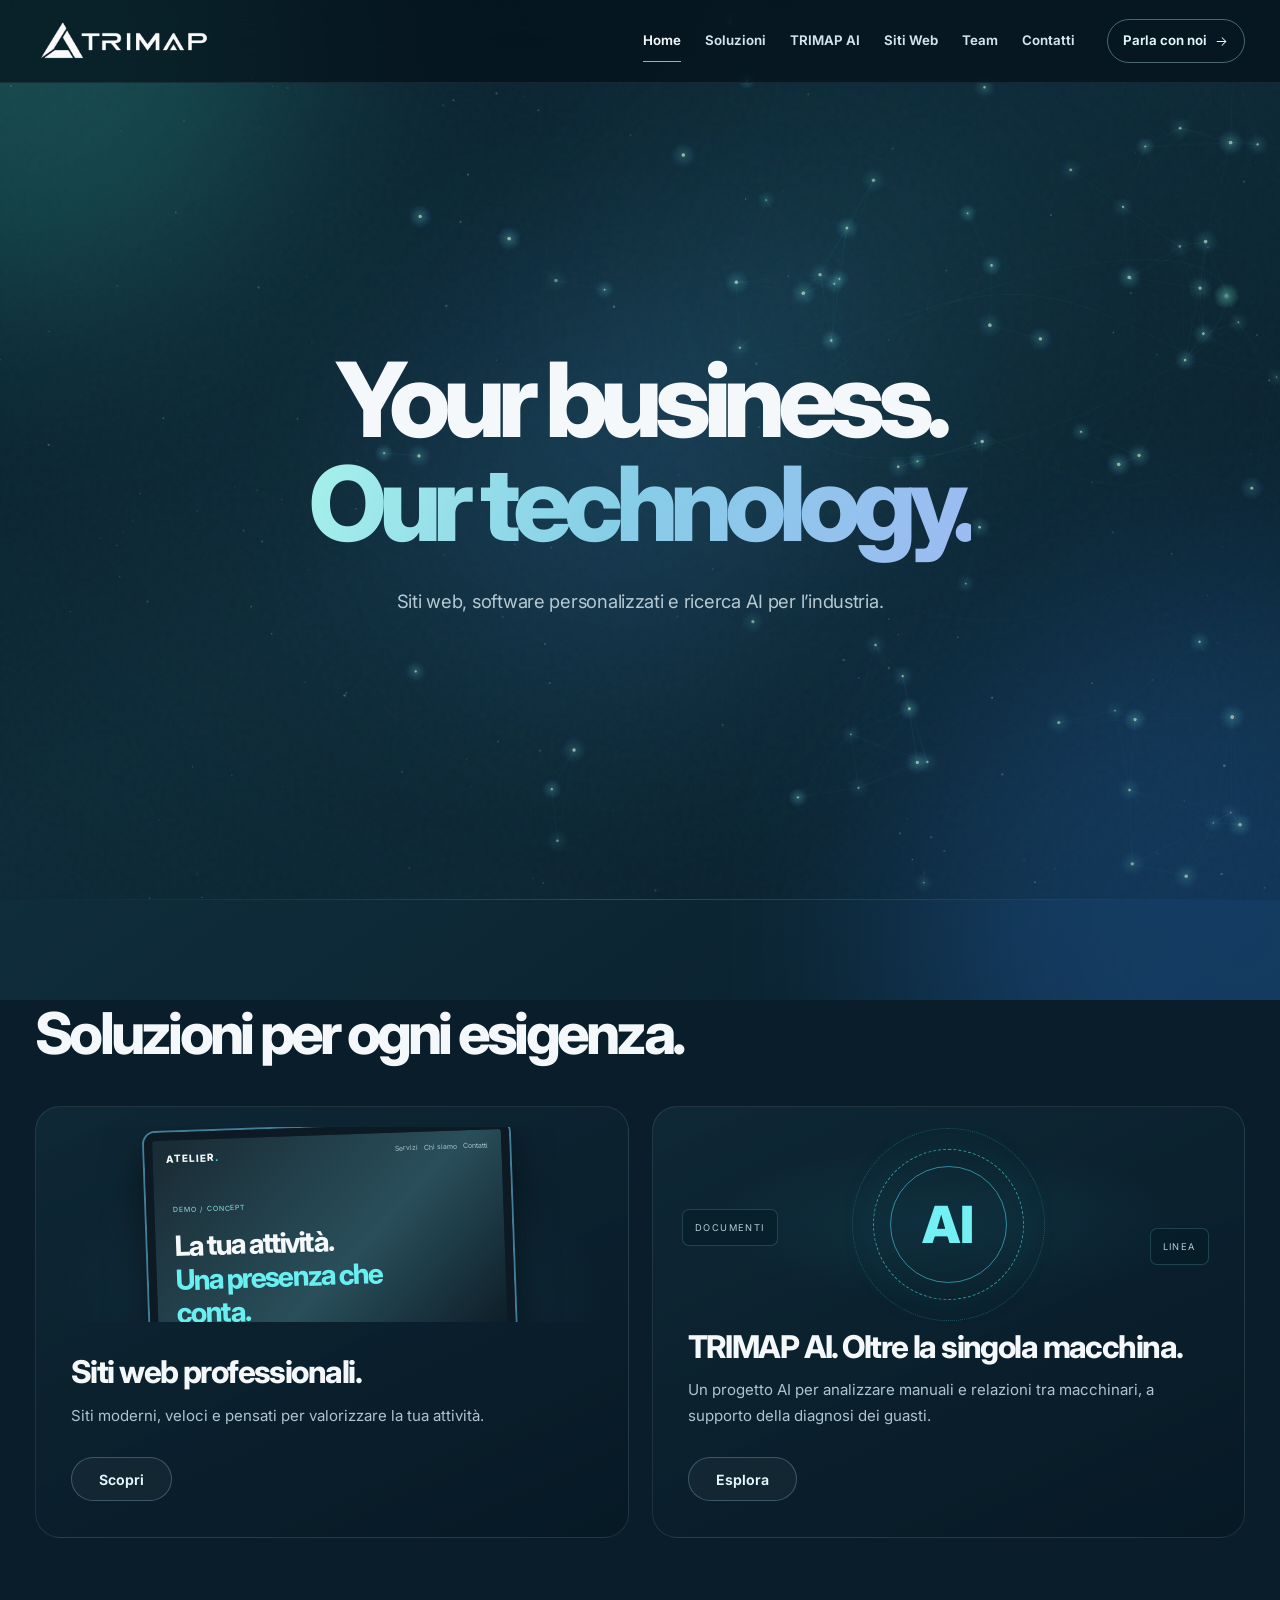
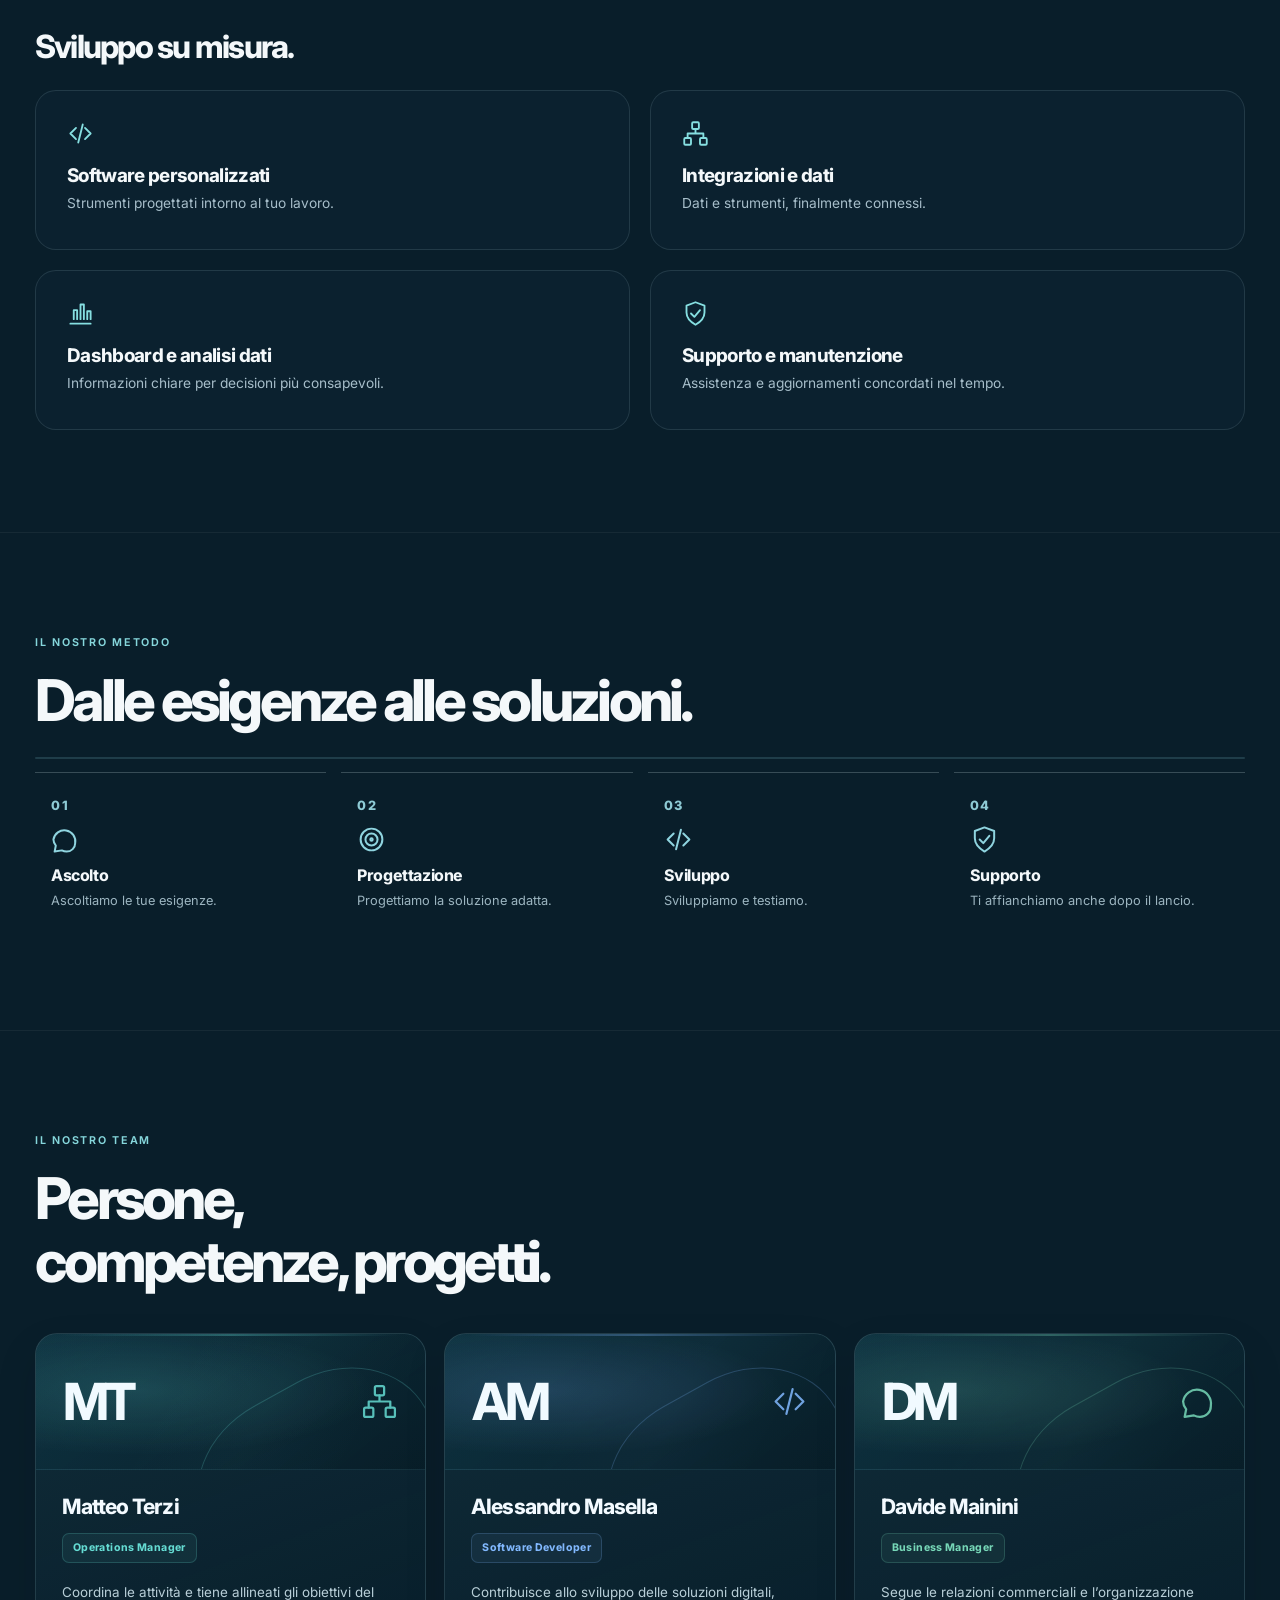
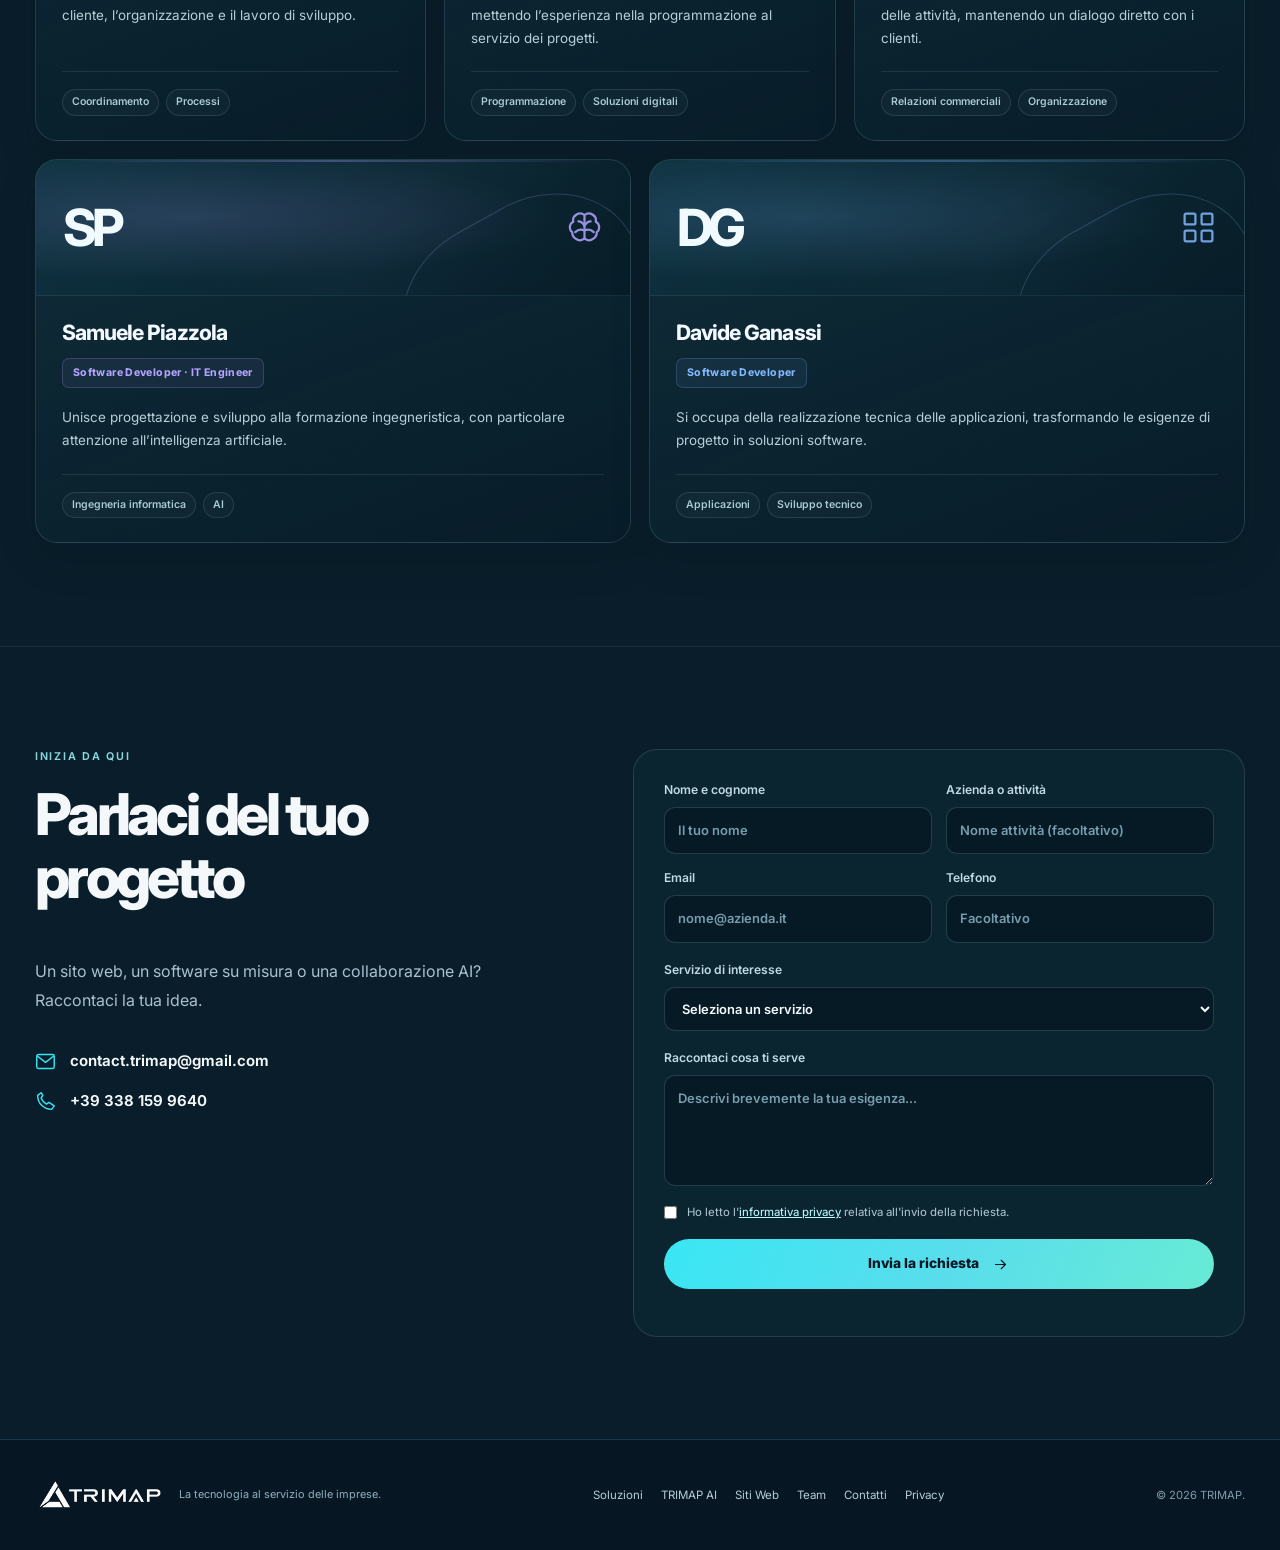
<file: index.html>
<!doctype html>
<html lang="it">
  <head>
    <meta charset="utf-8">
    <meta name="viewport" content="width=device-width, initial-scale=1, viewport-fit=cover">
    <meta name="theme-color" content="#091e2a">
    <title>TRIMAP | Siti web, software personalizzati e ricerca AI</title>
    <meta name="description" content="TRIMAP realizza siti vetrina ed e-commerce per aziende e professionisti. Scopri anche il software su misura e il progetto di ricerca TRIMAP AI.">
    <link rel="canonical" href="https://trimap.it/">
    <meta name="robots" content="max-image-preview:large">
    <meta property="og:type" content="website">
    <meta property="og:site_name" content="TRIMAP">
    <meta property="og:locale" content="it_IT">
    <meta property="og:url" content="https://trimap.it/">
    <meta property="og:title" content="TRIMAP | Creazione siti web e software su misura">
    <meta property="og:description" content="TRIMAP realizza siti vetrina ed e-commerce per aziende e professionisti. Scopri anche il software su misura e il progetto di ricerca TRIMAP AI.">
    <meta property="og:image" content="https://trimap.it/assets/social-trimap.jpg">
    <meta property="og:image:type" content="image/jpeg">
    <meta property="og:image:width" content="1200">
    <meta property="og:image:height" content="630">
    <meta property="og:image:alt" content="TRIMAP — Siti web e software su misura">
    <meta name="twitter:card" content="summary_large_image">
    <link rel="icon" href="assets/triangle-trimap.png">
    <script type="application/ld+json">
      {
        "@context": "https://schema.org",
        "@graph": [
          {
            "@type": "Organization",
            "@id": "https://trimap.it/#organization",
            "name": "TRIMAP",
            "url": "https://trimap.it/",
            "logo": {
              "@type": "ImageObject",
              "url": "https://trimap.it/assets/trimap-icon-192.png",
              "width": 192,
              "height": 192
            },
            "email": "contact.trimap@gmail.com",
            "telephone": "+393381599640"
          },
          {
            "@type": "WebSite",
            "@id": "https://trimap.it/#website",
            "url": "https://trimap.it/",
            "name": "TRIMAP",
            "publisher": {
              "@id": "https://trimap.it/#organization"
            },
            "inLanguage": "it-IT"
          },
          {
            "@type": "WebPage",
            "@id": "https://trimap.it/#webpage",
            "url": "https://trimap.it/",
            "name": "TRIMAP | Siti web, software personalizzati e ricerca AI",
            "description": "TRIMAP realizza siti vetrina ed e-commerce per aziende e professionisti. Scopri anche il software su misura e il progetto di ricerca TRIMAP AI.",
            "isPartOf": {
              "@id": "https://trimap.it/#website"
            },
            "inLanguage": "it-IT",
            "about": {
              "@id": "https://trimap.it/#organization"
            }
          }
        ]
      }
    </script>
    <link rel="preconnect" href="https://fonts.googleapis.com">
    <link rel="preconnect" href="https://fonts.gstatic.com" crossorigin>
    <link href="https://fonts.googleapis.com/css2?family=Inter:wght@400;500;600;700;800;900&display=swap" rel="stylesheet">
    <link rel="stylesheet" href="style.css">
    <link rel="stylesheet" href="team.css">
    <script>document.documentElement.classList.add('js')</script>
  </head>
  <body data-page="home">
    <svg class="icon-defs" aria-hidden="true" xmlns="http://www.w3.org/2000/svg">
      <symbol id="ic-arrow" viewBox="0 0 24 24"><path d="M5 12h14m-6-6 6 6-6 6"/></symbol>
      <symbol id="ic-laptop" viewBox="0 0 24 24"><rect x="4" y="4" width="16" height="12" rx="2"/><path d="M2 20h20m-15-4-2 4m12-4 2 4"/></symbol>
      <symbol id="ic-brain" viewBox="0 0 24 24"><path d="M12 19c-3 3-8 0-8-4a4 4 0 0 1 .7-6.7A4.5 4.5 0 0 1 12 4v15Zm0-15a4.5 4.5 0 0 1 7.3 4.3A4 4 0 0 1 20 15c0 4-5 7-8 4"/><path d="M8 8c2 0 3 1 4 3m-6 4c2-2 4-2 6-1m4-6c-2 0-3 1-4 3m6 4c-2-2-4-2-6-1"/></symbol>
      <symbol id="ic-code" viewBox="0 0 24 24"><path d="m8 7-5 5 5 5m8-10 5 5-5 5M14 4l-4 16"/></symbol>
      <symbol id="ic-grid" viewBox="0 0 24 24"><rect x="3" y="3" width="7" height="7" rx="1"/><rect x="14" y="3" width="7" height="7" rx="1"/><rect x="3" y="14" width="7" height="7" rx="1"/><rect x="14" y="14" width="7" height="7" rx="1"/></symbol>
      <symbol id="ic-nodes" viewBox="0 0 24 24"><rect x="9" y="2" width="6" height="6" rx="1"/><rect x="2" y="16" width="6" height="6" rx="1"/><rect x="16" y="16" width="6" height="6" rx="1"/><path d="M12 8v4M5 16v-4h14v4"/></symbol>
      <symbol id="ic-file" viewBox="0 0 24 24"><path d="M5 2h9l5 5v15H5zM14 2v6h5M8 12h8m-8 4h8"/></symbol>
      <symbol id="ic-target" viewBox="0 0 24 24"><circle cx="12" cy="12" r="9"/><circle cx="12" cy="12" r="5"/><circle cx="12" cy="12" r="1"/></symbol>
      <symbol id="ic-shield" viewBox="0 0 24 24"><path d="M12 2 20 5v6c0 5-3 8-8 11-5-3-8-6-8-11V5z"/><path d="m8 12 3 3 5-6"/></symbol>
      <symbol id="ic-chart" viewBox="0 0 24 24"><path d="M3 21h18M6 17V9h3v8m3 0V4h3v13m3 0v-7h3v7"/></symbol>
      <symbol id="ic-check" viewBox="0 0 24 24"><path d="m4 12 5 5L20 6"/></symbol>
      <symbol id="ic-chat" viewBox="0 0 24 24"><path d="M20 15a7 7 0 0 1-7 7 8 8 0 0 1-4-1l-6 1 1-5a8 8 0 0 1-2-5 9 9 0 1 1 18 3z"/></symbol>
      <symbol id="ic-settings" viewBox="0 0 24 24"><path d="M10 2h4l1 3 3 1 3-1 2 4-2 2v2l2 2-2 4-3-1-3 1-1 3h-4l-1-3-3-1-3 1-2-4 2-2v-2L1 9l2-4 3 1 3-1z"/><circle cx="12" cy="12" r="3"/></symbol>
      <symbol id="ic-bolt" viewBox="0 0 24 24"><path d="m13 2-9 12h7l-1 8 10-13h-7z"/></symbol>
      <symbol id="ic-cloud" viewBox="0 0 24 24"><path d="M5 17a5 5 0 0 1 0-10c1-5 10-7 13-1a5 5 0 1 1 1 11H5z"/></symbol>
      <symbol id="ic-mail" viewBox="0 0 24 24"><rect x="2" y="4" width="20" height="16" rx="2"/><path d="m3 6 9 7 9-7"/></symbol>
      <symbol id="ic-phone" viewBox="0 0 24 24"><path d="M7 2 3 5c0 9 7 16 16 16l3-4-6-4-3 2c-3-2-5-4-6-7l2-3z"/></symbol>
      <symbol id="ic-plus" viewBox="0 0 24 24"><path d="M12 4v16M4 12h16"/></symbol>
      <symbol id="ic-bars" viewBox="0 0 24 24"><path d="M3 7h18M3 12h18M3 17h18"/></symbol>
      <symbol id="ic-book" viewBox="0 0 24 24"><path d="M12 6c-3-2-7-2-10-1v15c4-1 7 0 10 2 3-2 6-3 10-2V5c-3-1-7-1-10 1zm0 0v16"/></symbol>
    </svg>
    <div class="page-loader" id="pageLoader" aria-label="Caricamento TRIMAP">
      <svg class="trimap-loader" viewBox="0 0 240 220" aria-hidden="true"><path class="triangle-piece piece-1" d="M20 200 L108 20 L132 60 L70 175 Z"/><path class="triangle-piece piece-2" d="M122 62 L146 45 L220 200 L180 200 Z"/><path class="triangle-piece piece-3" d="M42 200 L72 174 L169 174 L182 200 Z"/></svg>
      <p>TRIMAP <span>Digital solutions</span></p>
    </div>
    <div class="scroll-progress" id="scrollProgress"></div>
    <div class="noise-overlay" aria-hidden="true"></div>
    <div class="animated-background" aria-hidden="true">
      <div class="bg-blob blob-1"></div>
      <div class="bg-blob blob-2"></div>
      <div class="bg-blob blob-3"></div>
    </div>
    <header class="site-header">
      <div class="container nav-wrap">
        <a class="brand" href="index.html" aria-label="TRIMAP — torna alla Home"><img src="assets/logo-trimap.png" alt="TRIMAP" width="188" height="60"></a>
        <button class="menu-toggle" aria-label="Apri menu" aria-expanded="false" aria-controls="siteNav"><svg class="ico " aria-hidden="true"><use href="#ic-bars"></use></svg></button>
        <nav class="nav" id="siteNav" aria-label="Navigazione principale">
          <a href="index.html" class="active" aria-current=page>Home</a>
          <a href="soluzioni.html" class="" >Soluzioni</a>
          <a href="ai.html" class="" >TRIMAP AI</a>
          <a href="siti-web.html" class="" >Siti Web</a>
          <a href="index.html#team" class="" >Team</a>
          <a href="index.html#contatti" class="" >Contatti</a>
          <a href="index.html#contatti" class="nav-cta">Parla con noi <svg class="ico " aria-hidden="true"><use href="#ic-arrow"></use></svg></a>
        </nav>
      </div>
    </header>
    <main>
      <section class="hero hero-home" id="home">
        <div class="hero-tech-bg" aria-hidden="true">
          <canvas id="heroCanvas"></canvas>
          <div class="hero-mesh-glow hero-mesh-glow-a"></div>
          <div class="hero-mesh-glow hero-mesh-glow-b"></div>
          <div class="hero-light-beam"></div>
        </div>
        <div class="hero-tech-overlay" aria-hidden="true"></div>
        <div class="container hero-inner">
          <div class="hero-content">
            <h1>Your business.<br><span>Our technology.</span></h1>
            <p class="hero-copy">Siti web, software personalizzati e ricerca AI per l’industria.</p>
          </div>
        </div>
        <div class="hero-baseline" aria-hidden="true"></div>
      </section>
      <section class="section" id="servizi">
        <div class="container">
          <div class="section-heading reveal">
            <div>
              <h2>Soluzioni per ogni esigenza.</h2>
            </div>
          </div>
          <div class="primary-solutions">
            <article class="solution-wide reveal">
              <div class="solution-visual web-solution-visual">
                <div class="laptop-demo">
                  <div class="laptop-screen">
                    <div class="demo-navbar"><span class="demo-wordmark">ATELIER<span>.</span></span><span>Servizi &nbsp; Chi siamo &nbsp; Contatti</span></div>
                    <div class="demo-content">
                      <span class="demo-tag">DEMO / CONCEPT</span>
                      <h3>La tua attività.<br><em>Una presenza che conta.</em></h3>
                      <p>Un sito moderno, semplice e pensato per i tuoi clienti.</p>
                      <span class="demo-small-button">Scopri i servizi →</span>
                    </div>
                    <div class="demo-bloom"></div>
                  </div>
                  <div class="laptop-base"></div>
                </div>
              </div>
              <div class="solution-body">
                <h3>Siti web professionali.</h3>
                <p>Siti moderni, veloci e pensati per valorizzare la tua attività.</p>
                <a class="btn btn-outline " href="siti-web.html">Scopri</a>
              </div>
            </article>
            <article class="solution-wide solution-ai reveal">
              <div class="solution-visual ai-solution-visual">
                <div class="circuit-ring"><span>AI</span></div>
                <div class="small-connection left">DOCUMENTI</div>
                <div class="small-connection right">LINEA</div>
              </div>
              <div class="solution-body">
                <h3>TRIMAP AI. Oltre la singola macchina.</h3>
                <p>Un progetto AI per analizzare manuali e relazioni tra macchinari, a supporto della diagnosi dei guasti.</p>
                <a class="btn btn-outline " href="ai.html">Esplora</a>
              </div>
            </article>
          </div>
          <div class="other-solutions-heading reveal">
            <div>
              <h3>Sviluppo su misura.</h3>
            </div>
          </div>
          <div class="other-solutions-grid">
            <a class="mini-service reveal" href="soluzioni.html#software">
              <svg class="ico" aria-hidden="true"><use href="#ic-code"></use></svg>
              <h3>Software personalizzati</h3>
              <p>Strumenti progettati intorno al tuo lavoro.</p>
            </a>
            <a class="mini-service reveal" href="soluzioni.html#integrazioni">
              <svg class="ico" aria-hidden="true"><use href="#ic-nodes"></use></svg>
              <h3>Integrazioni e dati</h3>
              <p>Dati e strumenti, finalmente connessi.</p>
            </a>
            <a class="mini-service reveal" href="soluzioni.html#dati">
              <svg class="ico" aria-hidden="true"><use href="#ic-chart"></use></svg>
              <h3>Dashboard e analisi dati</h3>
              <p>Informazioni chiare per decisioni più consapevoli.</p>
            </a>
            <a class="mini-service reveal" href="soluzioni.html#assistenza">
              <svg class="ico" aria-hidden="true"><use href="#ic-shield"></use></svg>
              <h3>Supporto e manutenzione</h3>
              <p>Assistenza e aggiornamenti concordati nel tempo.</p>
            </a>
          </div>
        </div>
      </section>
      <section class="section method-section" id="metodo">
        <div class="container">
          <div class="section-heading reveal">
            <div>
              <p class="eyebrow">Il nostro metodo</p>
              <h2>Dalle esigenze alle soluzioni.</h2>
            </div>
          </div>
          <div class="process-grid">
            <article class="process-step reveal">
              <span class="step-num">01</span>
              <svg class="ico " aria-hidden="true"><use href="#ic-chat"></use></svg>
              <h3>Ascolto</h3>
              <p>Ascoltiamo le tue esigenze.</p>
            </article>
            <article class="process-step reveal">
              <span class="step-num">02</span>
              <svg class="ico " aria-hidden="true"><use href="#ic-target"></use></svg>
              <h3>Progettazione</h3>
              <p>Progettiamo la soluzione adatta.</p>
            </article>
            <article class="process-step reveal">
              <span class="step-num">03</span>
              <svg class="ico " aria-hidden="true"><use href="#ic-code"></use></svg>
              <h3>Sviluppo</h3>
              <p>Sviluppiamo e testiamo.</p>
            </article>
            <article class="process-step reveal">
              <span class="step-num">04</span>
              <svg class="ico " aria-hidden="true"><use href="#ic-shield"></use></svg>
              <h3>Supporto</h3>
              <p>Ti affianchiamo anche dopo il lancio.</p>
            </article>
          </div>
        </div>
      </section>
      <section class="section team-section" id="team">
        <div class="container">
          <div class="section-heading reveal">
            <div>
              <p class="eyebrow">Il nostro team</p>
              <h2>Persone, competenze, progetti.</h2>
            </div>
          </div>
          <div class="team-grid">
            <article class="team-card team-card--operations reveal">
              <div class="team-avatar" aria-hidden="true">
                <span class="team-monogram">MT</span>
                <svg class="ico team-profile-icon"><use href="#ic-nodes"></use></svg>
              </div>
              <div class="team-info">
                <h3>Matteo Terzi</h3>
                <p class="team-position">Operations Manager</p>
                <p class="team-bio">Coordina le attività e tiene allineati gli obiettivi del cliente, l’organizzazione e il lavoro di sviluppo.</p>
                <div class="team-focus" aria-label="Aree di competenza">
                  <span>Coordinamento</span>
                  <span>Processi</span>
                </div>
              </div>
            </article>
            <article class="team-card team-card--developer reveal">
              <div class="team-avatar" aria-hidden="true">
                <span class="team-monogram">AM</span>
                <svg class="ico team-profile-icon"><use href="#ic-code"></use></svg>
              </div>
              <div class="team-info">
                <h3>Alessandro Masella</h3>
                <p class="team-position">Software Developer</p>
                <p class="team-bio">Contribuisce allo sviluppo delle soluzioni digitali, mettendo l’esperienza nella programmazione al servizio dei progetti.</p>
                <div class="team-focus" aria-label="Aree di competenza">
                  <span>Programmazione</span>
                  <span>Soluzioni digitali</span>
                </div>
              </div>
            </article>
            <article class="team-card team-card--business reveal">
              <div class="team-avatar" aria-hidden="true">
                <span class="team-monogram">DM</span>
                <svg class="ico team-profile-icon"><use href="#ic-chat"></use></svg>
              </div>
              <div class="team-info">
                <h3>Davide Mainini</h3>
                <p class="team-position">Business Manager</p>
                <p class="team-bio">Segue le relazioni commerciali e l’organizzazione delle attività, mantenendo un dialogo diretto con i clienti.</p>
                <div class="team-focus" aria-label="Aree di competenza">
                  <span>Relazioni commerciali</span>
                  <span>Organizzazione</span>
                </div>
              </div>
            </article>
            <article class="team-card team-card--engineering reveal">
              <div class="team-avatar" aria-hidden="true">
                <span class="team-monogram">SP</span>
                <svg class="ico team-profile-icon"><use href="#ic-brain"></use></svg>
              </div>
              <div class="team-info">
                <h3>Samuele Piazzola</h3>
                <p class="team-position">Software Developer · IT Engineer</p>
                <p class="team-bio">Unisce progettazione e sviluppo alla formazione ingegneristica, con particolare attenzione all’intelligenza artificiale.</p>
                <div class="team-focus" aria-label="Aree di competenza">
                  <span>Ingegneria informatica</span>
                  <span>AI</span>
                </div>
              </div>
            </article>
            <article class="team-card team-card--development reveal">
              <div class="team-avatar" aria-hidden="true">
                <span class="team-monogram">DG</span>
                <svg class="ico team-profile-icon"><use href="#ic-grid"></use></svg>
              </div>
              <div class="team-info">
                <h3>Davide Ganassi</h3>
                <p class="team-position">Software Developer</p>
                <p class="team-bio">Si occupa della realizzazione tecnica delle applicazioni, trasformando le esigenze di progetto in soluzioni software.</p>
                <div class="team-focus" aria-label="Aree di competenza">
                  <span>Applicazioni</span>
                  <span>Sviluppo tecnico</span>
                </div>
              </div>
            </article>
          </div>
        </div>
      </section>
      <section class="section contact-section" id="contatti">
        <div class="container contact-layout">
          <div class="contact-intro reveal">
            <p class="eyebrow">Inizia da qui</p>
            <h2>Parlaci del tuo progetto</h2>
            <p class="lead">Un sito web, un software su misura o una collaborazione AI? Raccontaci la tua idea.</p>
            <div class="contact-highlights">
              <div><svg class="ico " aria-hidden="true"><use href="#ic-mail"></use></svg> <a href="mailto:contact.trimap@gmail.com">contact.trimap@gmail.com</a></div>
              <div><svg class="ico " aria-hidden="true"><use href="#ic-phone"></use></svg> <a href="tel:+393381599640">+39 338 159 9640</a></div>
            </div>
          </div>
          <div class="contact-card reveal">
            <form class="contact-form" data-contact-form action="https://formspree.io/f/moevqqzj" method="POST">
              <div class="form-grid"><label>Nome e cognome <input name="name" placeholder="Il tuo nome" required autocomplete="name"></label><label>Azienda o attività <input name="company" placeholder="Nome attività (facoltativo)" autocomplete="organization"></label><label>Email <input type="email" name="email" placeholder="nome@azienda.it" required autocomplete="email"></label><label>Telefono <input type="tel" name="phone" placeholder="Facoltativo" autocomplete="tel"></label></div>
              <label>Servizio di interesse <select name="service" required><option value="" disabled selected>Seleziona un servizio</option><option value="Sito web">Sito web</option><option value="Collaborazione industriale AI">Collaborazione industriale AI</option><option value="Software personalizzati">Software personalizzati</option><option value="Altro">Altro</option></select></label>
              <label>Raccontaci cosa ti serve <textarea name="message" rows="4" placeholder="Descrivi brevemente la tua esigenza..." required></textarea></label>
              <label class="consent"><input type="checkbox" required name="privacy_acknowledged" value="Si"><span>Ho letto l'<a href="privacy.html" target="_blank" rel="noopener">informativa privacy</a> relativa all'invio della richiesta.</span></label>
              <input type="hidden" name="_subject" value="Richiesta dal sito TRIMAP">
              <button class="btn btn-primary btn-full" type="submit">Invia la richiesta <svg class="ico " aria-hidden="true"><use href="#ic-arrow"></use></svg></button>
              <p class="form-status" role="status" aria-live="polite"></p>
            </form>
          </div>
        </div>
      </section>
    </main>
    <footer class="footer">
      <div class="container footer-wrap">
        <div class="footer-brand"><a href="index.html" aria-label="TRIMAP Home"><img src="assets/logo-trimap.png" alt="TRIMAP" width="145" height="46"></a><span>La tecnologia al servizio delle imprese.</span></div>
        <div class="footer-links"><a href="soluzioni.html">Soluzioni</a><a href="ai.html">TRIMAP AI</a><a href="siti-web.html">Siti Web</a><a href="index.html#team">Team</a><a href="index.html#contatti">Contatti</a><a href="privacy.html">Privacy</a></div>
        <p>© <span class="year"></span> TRIMAP.</p>
      </div>
    </footer>
    <script src="script.js" defer></script>
  </body>
</html>
</file>
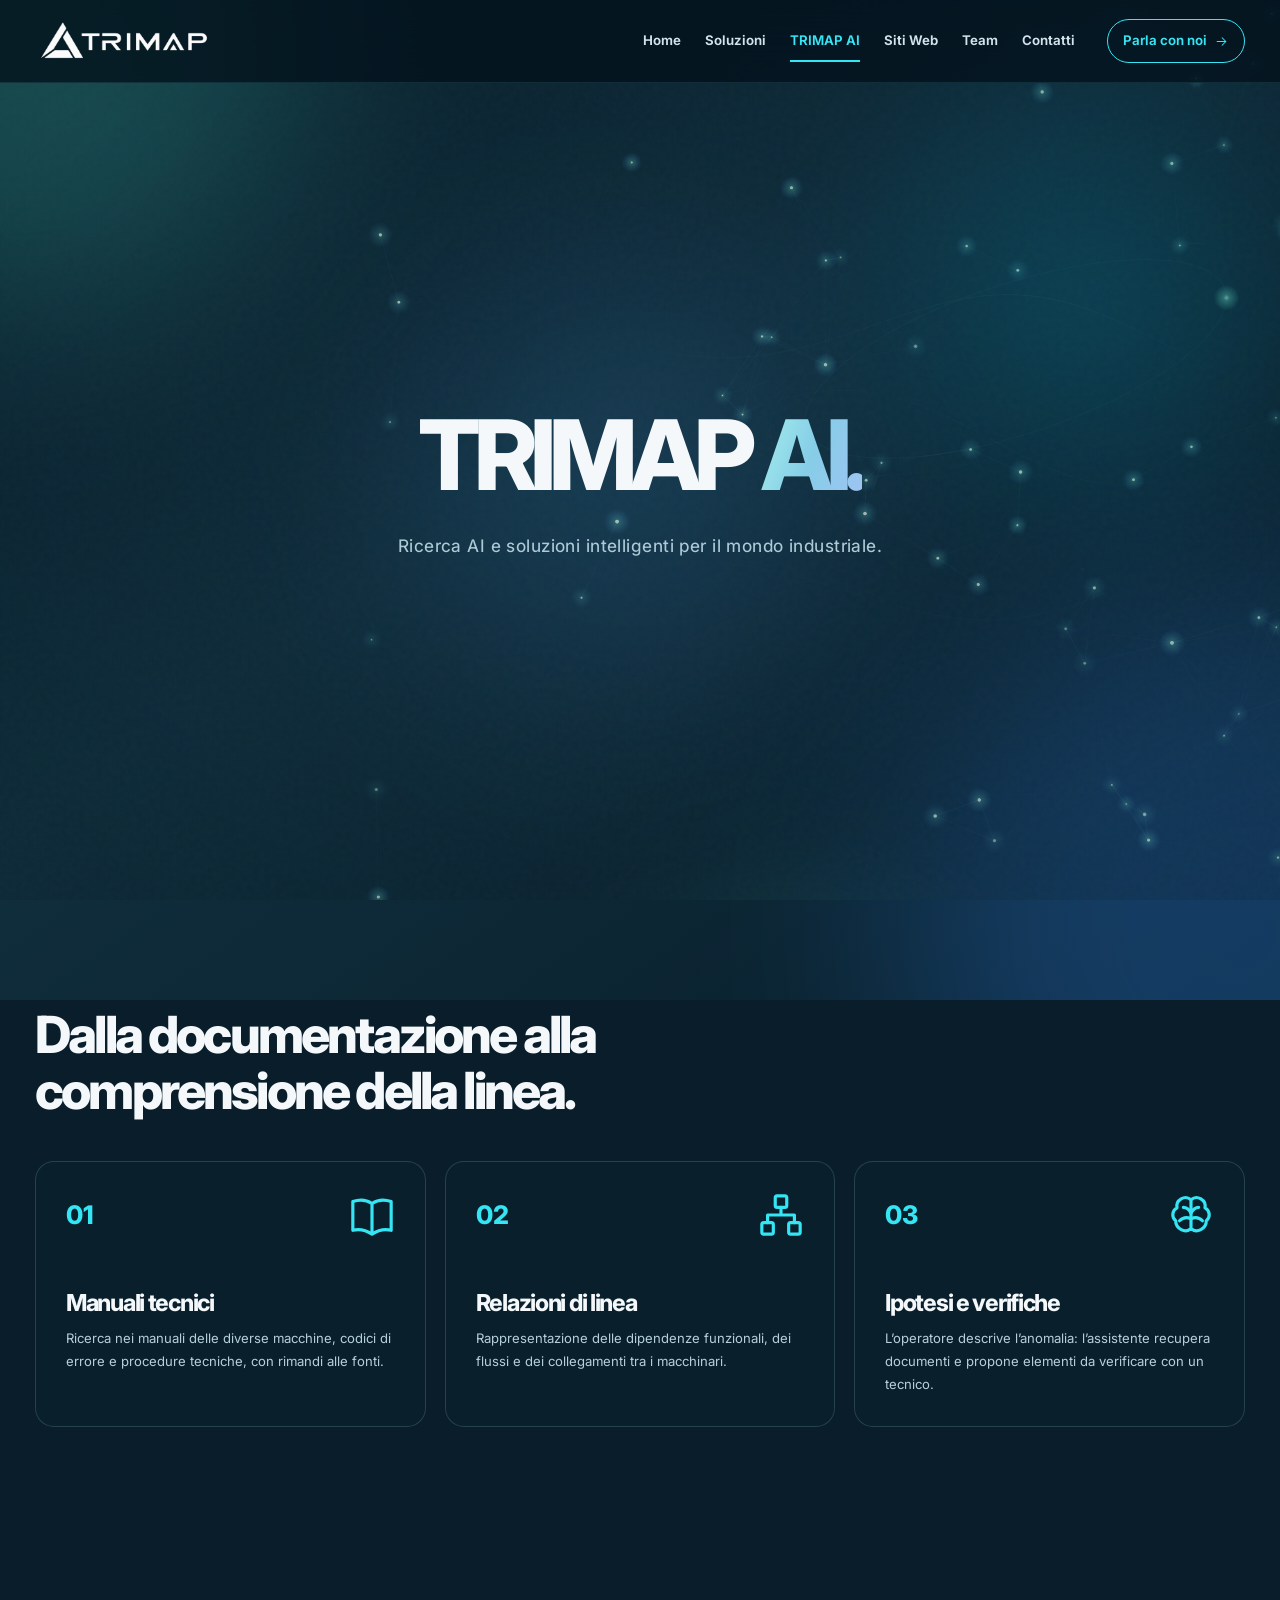
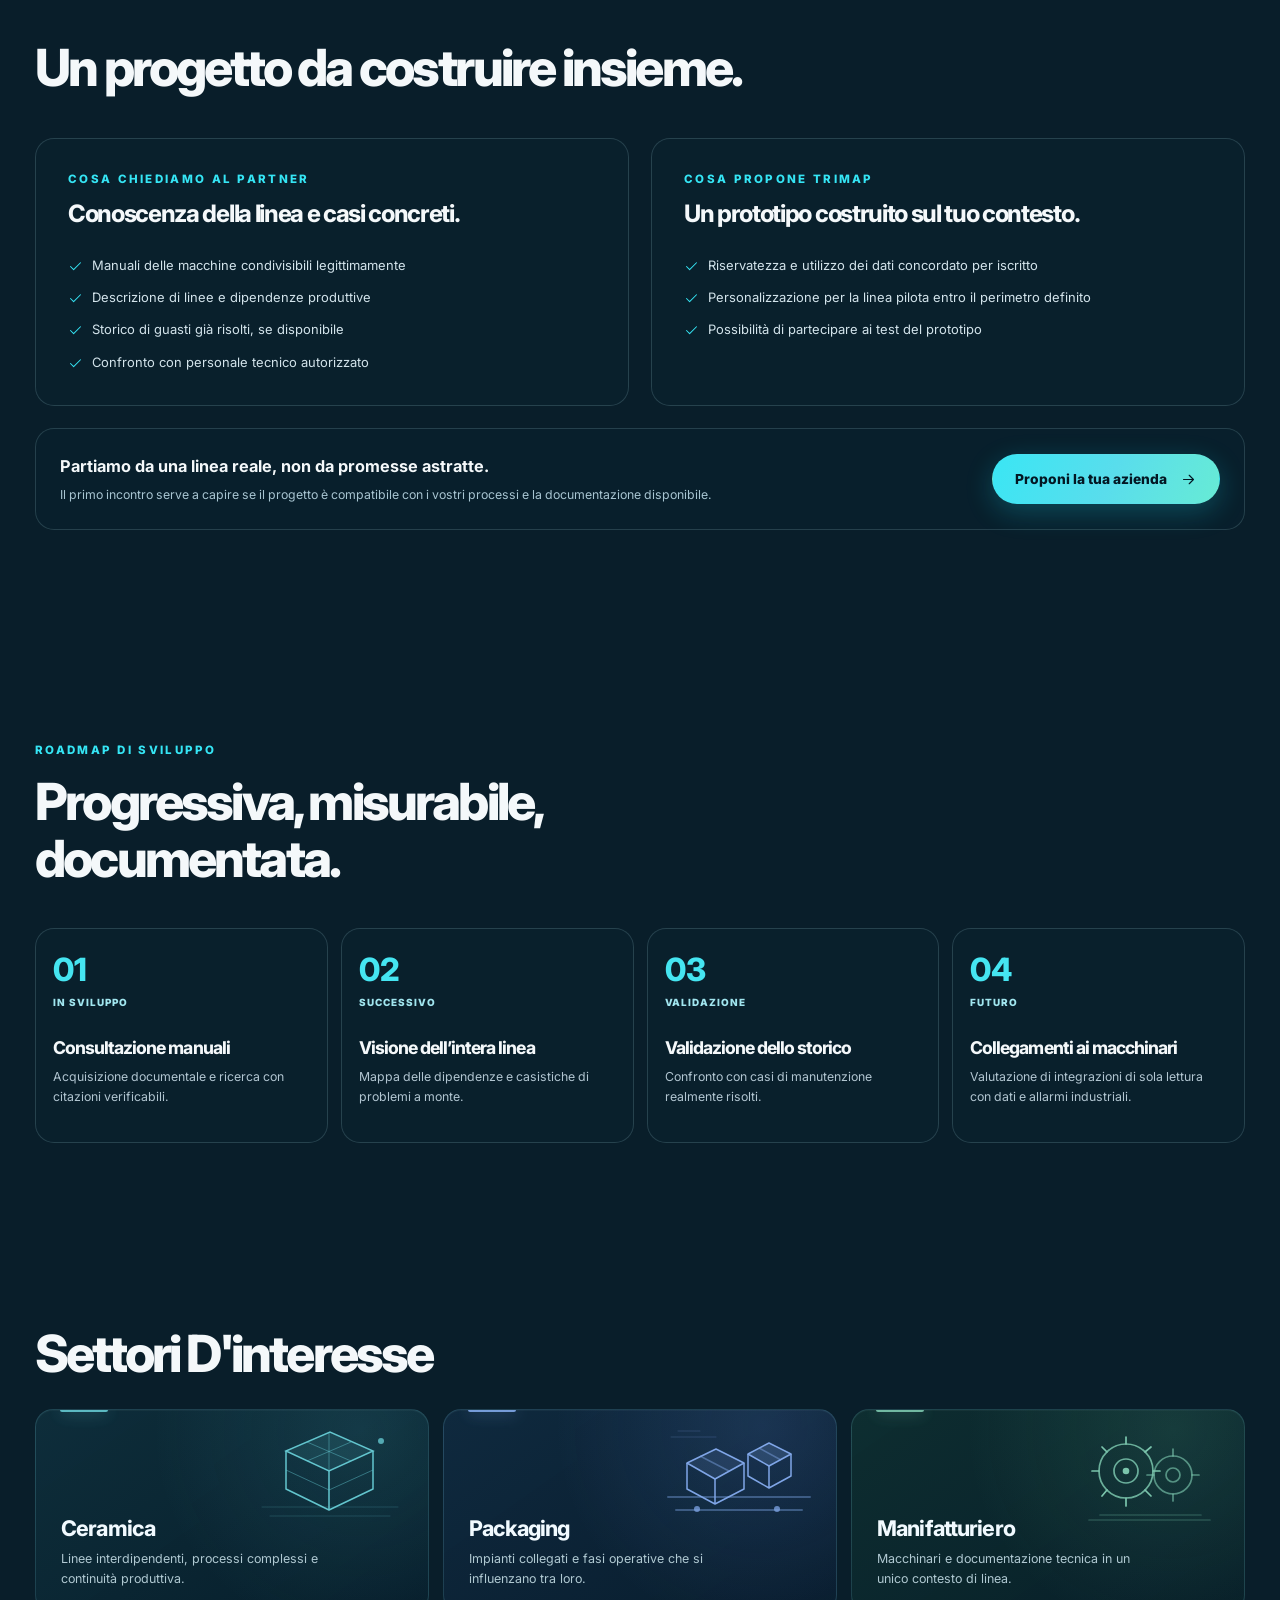
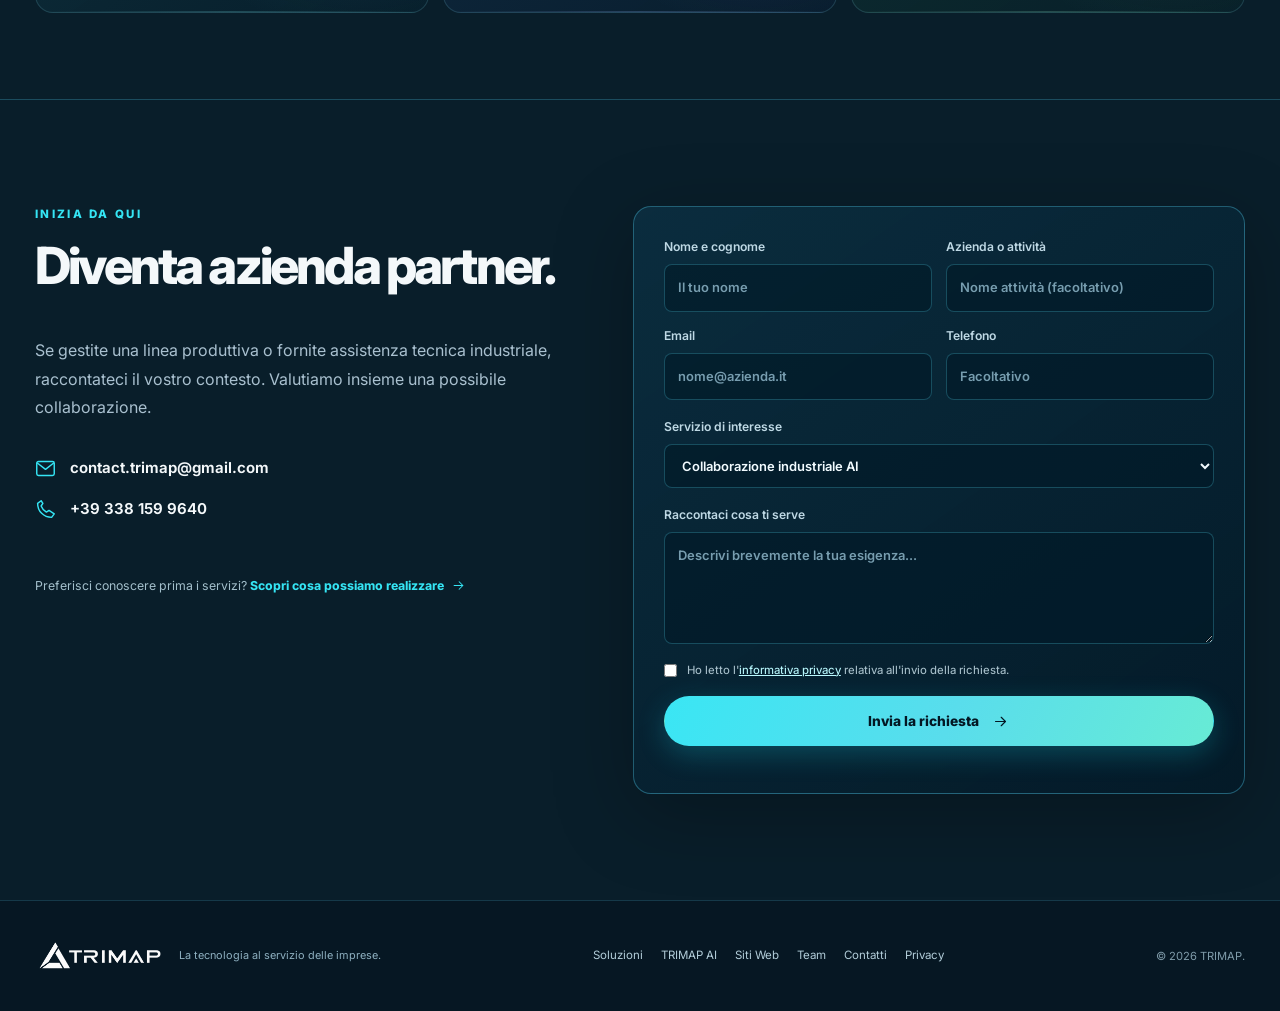
<file: ai.html>
<!doctype html>
<html lang="it">
  <head>
    <meta charset="utf-8">
    <meta name="viewport" content="width=device-width, initial-scale=1, viewport-fit=cover">
    <meta name="theme-color" content="#091e2a">
    <title>TRIMAP AI | Diagnostica documentale per linee produttive</title>
    <meta name="description" content="Scopri il progetto di ricerca TRIMAP AI sulla diagnosi dei guasti nelle linee produttive, a partire dai manuali tecnici e dalla collaborazione con aziende partner.">
    <link rel="canonical" href="https://trimap.it/ai">
    <meta name="robots" content="max-image-preview:large">
    <meta property="og:type" content="website">
    <meta property="og:site_name" content="TRIMAP">
    <meta property="og:locale" content="it_IT">
    <meta property="og:url" content="https://trimap.it/ai">
    <meta property="og:title" content="TRIMAP AI | Ricerca AI per la diagnostica industriale">
    <meta property="og:description" content="Scopri il progetto di ricerca TRIMAP AI sulla diagnosi dei guasti nelle linee produttive, a partire dai manuali tecnici e dalla collaborazione con aziende partner.">
    <meta property="og:image" content="https://trimap.it/assets/social-trimap.jpg">
    <meta property="og:image:type" content="image/jpeg">
    <meta property="og:image:width" content="1200">
    <meta property="og:image:height" content="630">
    <meta property="og:image:alt" content="TRIMAP — Siti web e software su misura">
    <meta name="twitter:card" content="summary_large_image">
    <link rel="icon" href="assets/triangle-trimap.png">
    <script type="application/ld+json">
      {
        "@context": "https://schema.org",
        "@graph": [
          {
            "@type": "WebPage",
            "@id": "https://trimap.it/ai#webpage",
            "url": "https://trimap.it/ai",
            "name": "TRIMAP AI | Diagnostica documentale per linee produttive",
            "description": "Scopri il progetto di ricerca TRIMAP AI sulla diagnosi dei guasti nelle linee produttive, a partire dai manuali tecnici e dalla collaborazione con aziende partner.",
            "isPartOf": {
              "@id": "https://trimap.it/#website"
            },
            "inLanguage": "it-IT",
            "breadcrumb": {
              "@id": "https://trimap.it/ai#breadcrumb"
            }
          },
          {
            "@type": "BreadcrumbList",
            "@id": "https://trimap.it/ai#breadcrumb",
            "itemListElement": [
              {
                "@type": "ListItem",
                "position": 1,
                "name": "Home",
                "item": "https://trimap.it/"
              },
              {
                "@type": "ListItem",
                "position": 2,
                "name": "TRIMAP AI",
                "item": "https://trimap.it/ai"
              }
            ]
          }
        ]
      }
    </script>
    <link rel="preconnect" href="https://fonts.googleapis.com">
    <link rel="preconnect" href="https://fonts.gstatic.com" crossorigin>
    <link href="https://fonts.googleapis.com/css2?family=Inter:wght@400;500;600;700;800;900&display=swap" rel="stylesheet">
    <link rel="stylesheet" href="style.css">
    <script>document.documentElement.classList.add('js')</script>
  </head>
  <body data-page="ai">
    <svg class="icon-defs" aria-hidden="true" xmlns="http://www.w3.org/2000/svg">
      <symbol id="ic-arrow" viewBox="0 0 24 24"><path d="M5 12h14m-6-6 6 6-6 6"/></symbol>
      <symbol id="ic-laptop" viewBox="0 0 24 24"><rect x="4" y="4" width="16" height="12" rx="2"/><path d="M2 20h20m-15-4-2 4m12-4 2 4"/></symbol>
      <symbol id="ic-brain" viewBox="0 0 24 24"><path d="M12 19c-3 3-8 0-8-4a4 4 0 0 1 .7-6.7A4.5 4.5 0 0 1 12 4v15Zm0-15a4.5 4.5 0 0 1 7.3 4.3A4 4 0 0 1 20 15c0 4-5 7-8 4"/><path d="M8 8c2 0 3 1 4 3m-6 4c2-2 4-2 6-1m4-6c-2 0-3 1-4 3m6 4c-2-2-4-2-6-1"/></symbol>
      <symbol id="ic-code" viewBox="0 0 24 24"><path d="m8 7-5 5 5 5m8-10 5 5-5 5M14 4l-4 16"/></symbol>
      <symbol id="ic-grid" viewBox="0 0 24 24"><rect x="3" y="3" width="7" height="7" rx="1"/><rect x="14" y="3" width="7" height="7" rx="1"/><rect x="3" y="14" width="7" height="7" rx="1"/><rect x="14" y="14" width="7" height="7" rx="1"/></symbol>
      <symbol id="ic-nodes" viewBox="0 0 24 24"><rect x="9" y="2" width="6" height="6" rx="1"/><rect x="2" y="16" width="6" height="6" rx="1"/><rect x="16" y="16" width="6" height="6" rx="1"/><path d="M12 8v4M5 16v-4h14v4"/></symbol>
      <symbol id="ic-file" viewBox="0 0 24 24"><path d="M5 2h9l5 5v15H5zM14 2v6h5M8 12h8m-8 4h8"/></symbol>
      <symbol id="ic-target" viewBox="0 0 24 24"><circle cx="12" cy="12" r="9"/><circle cx="12" cy="12" r="5"/><circle cx="12" cy="12" r="1"/></symbol>
      <symbol id="ic-shield" viewBox="0 0 24 24"><path d="M12 2 20 5v6c0 5-3 8-8 11-5-3-8-6-8-11V5z"/><path d="m8 12 3 3 5-6"/></symbol>
      <symbol id="ic-chart" viewBox="0 0 24 24"><path d="M3 21h18M6 17V9h3v8m3 0V4h3v13m3 0v-7h3v7"/></symbol>
      <symbol id="ic-check" viewBox="0 0 24 24"><path d="m4 12 5 5L20 6"/></symbol>
      <symbol id="ic-chat" viewBox="0 0 24 24"><path d="M20 15a7 7 0 0 1-7 7 8 8 0 0 1-4-1l-6 1 1-5a8 8 0 0 1-2-5 9 9 0 1 1 18 3z"/></symbol>
      <symbol id="ic-settings" viewBox="0 0 24 24"><path d="M10 2h4l1 3 3 1 3-1 2 4-2 2v2l2 2-2 4-3-1-3 1-1 3h-4l-1-3-3-1-3 1-2-4 2-2v-2L1 9l2-4 3 1 3-1z"/><circle cx="12" cy="12" r="3"/></symbol>
      <symbol id="ic-bolt" viewBox="0 0 24 24"><path d="m13 2-9 12h7l-1 8 10-13h-7z"/></symbol>
      <symbol id="ic-cloud" viewBox="0 0 24 24"><path d="M5 17a5 5 0 0 1 0-10c1-5 10-7 13-1a5 5 0 1 1 1 11H5z"/></symbol>
      <symbol id="ic-mail" viewBox="0 0 24 24"><rect x="2" y="4" width="20" height="16" rx="2"/><path d="m3 6 9 7 9-7"/></symbol>
      <symbol id="ic-phone" viewBox="0 0 24 24"><path d="M7 2 3 5c0 9 7 16 16 16l3-4-6-4-3 2c-3-2-5-4-6-7l2-3z"/></symbol>
      <symbol id="ic-plus" viewBox="0 0 24 24"><path d="M12 4v16M4 12h16"/></symbol>
      <symbol id="ic-bars" viewBox="0 0 24 24"><path d="M3 7h18M3 12h18M3 17h18"/></symbol>
      <symbol id="ic-book" viewBox="0 0 24 24"><path d="M12 6c-3-2-7-2-10-1v15c4-1 7 0 10 2 3-2 6-3 10-2V5c-3-1-7-1-10 1zm0 0v16"/></symbol>
    </svg>
    <div class="page-loader" id="pageLoader" aria-label="Caricamento TRIMAP">
      <svg class="trimap-loader" viewBox="0 0 240 220" aria-hidden="true"><path class="triangle-piece piece-1" d="M20 200 L108 20 L132 60 L70 175 Z"/><path class="triangle-piece piece-2" d="M122 62 L146 45 L220 200 L180 200 Z"/><path class="triangle-piece piece-3" d="M42 200 L72 174 L169 174 L182 200 Z"/></svg>
      <p>TRIMAP <span>Digital solutions</span></p>
    </div>
    <div class="scroll-progress" id="scrollProgress"></div>
    <div class="noise-overlay" aria-hidden="true"></div>
    <div class="animated-background" aria-hidden="true">
      <div class="bg-blob blob-1"></div>
      <div class="bg-blob blob-2"></div>
      <div class="bg-blob blob-3"></div>
    </div>
    <header class="site-header">
      <div class="container nav-wrap">
        <a class="brand" href="index.html" aria-label="TRIMAP — torna alla Home"><img src="assets/logo-trimap.png" alt="TRIMAP" width="188" height="60"></a>
        <button class="menu-toggle" aria-label="Apri menu" aria-expanded="false" aria-controls="siteNav"><svg class="ico " aria-hidden="true"><use href="#ic-bars"></use></svg></button>
        <nav class="nav" id="siteNav" aria-label="Navigazione principale">
          <a href="index.html" class="" >Home</a>
          <a href="soluzioni.html" class="" >Soluzioni</a>
          <a href="ai.html" class="active" aria-current=page>TRIMAP AI</a>
          <a href="siti-web.html" class="" >Siti Web</a>
          <a href="index.html#team" class="" >Team</a>
          <a href="index.html#contatti" class="" >Contatti</a>
          <a href="index.html#contatti" class="nav-cta">Parla con noi <svg class="ico " aria-hidden="true"><use href="#ic-arrow"></use></svg></a>
        </nav>
      </div>
    </header>
    <main>
      <section class="hero subhero ai-hero hero-minimal" id="inizio">
        <div class="hero-tech-bg" aria-hidden="true">
          <canvas id="heroCanvas"></canvas>
          <div class="hero-mesh-glow hero-mesh-glow-a"></div>
          <div class="hero-mesh-glow hero-mesh-glow-b"></div>
        </div>
        <div class="hero-tech-overlay" aria-hidden="true"></div>
        <div class="container hero-inner">
          <div class="hero-content">
            <h1>TRIMAP <span>AI.</span></h1>
            <p class="hero-copy eyebrows">Ricerca AI e soluzioni intelligenti per il mondo industriale.</p>
          </div>
        </div>
      </section>
      <section class="section" id="funzionamento">
        <div class="container">
          <div class="section-heading reveal">
            <div>
              <h2>Dalla documentazione alla comprensione della linea.</h2>
            </div>
          </div>
          <div class="ai-steps-grid">
            <article class="ai-step reveal">
              <div class="ai-step-meta"><span>01</span><svg class="ico " aria-hidden="true"><use href="#ic-book"></use></svg></div>
              <h3>Manuali tecnici</h3>
              <p>Ricerca nei manuali delle diverse macchine, codici di errore e procedure tecniche, con rimandi alle fonti.</p>
            </article>
            <article class="ai-step reveal">
              <div class="ai-step-meta"><span>02</span><svg class="ico " aria-hidden="true"><use href="#ic-nodes"></use></svg></div>
              <h3>Relazioni di linea</h3>
              <p>Rappresentazione delle dipendenze funzionali, dei flussi e dei collegamenti tra i macchinari.</p>
            </article>
            <article class="ai-step reveal">
              <div class="ai-step-meta"><span>03</span><svg class="ico " aria-hidden="true"><use href="#ic-brain"></use></svg></div>
              <h3>Ipotesi e verifiche</h3>
              <p>L’operatore descrive l’anomalia: l’assistente recupera documenti e propone elementi da verificare con un tecnico.</p>
            </article>
          </div>
        </div>
      </section>
      <section class="section partnership-section" id="partner">
        <div class="container">
          <div class="section-heading reveal">
            <div>
              <h2>Un progetto da costruire insieme.</h2>
            </div>
          </div>
          <div class="partnership-grid">
            <article class="part-card reveal">
              <p class="eyebrow">Cosa chiediamo al partner</p>
              <h3>Conoscenza della linea e casi concreti.</h3>
              <ul>
                <li><svg class="ico " aria-hidden="true"><use href="#ic-check"></use></svg>Manuali delle macchine condivisibili legittimamente</li>
                <li><svg class="ico " aria-hidden="true"><use href="#ic-check"></use></svg>Descrizione di linee e dipendenze produttive</li>
                <li><svg class="ico " aria-hidden="true"><use href="#ic-check"></use></svg>Storico di guasti già risolti, se disponibile</li>
                <li><svg class="ico " aria-hidden="true"><use href="#ic-check"></use></svg>Confronto con personale tecnico autorizzato</li>
              </ul>
            </article>
            <article class="part-card reveal">
              <p class="eyebrow">Cosa propone TRIMAP</p>
              <h3>Un prototipo costruito sul tuo contesto.</h3>
              <ul>
                <li><svg class="ico " aria-hidden="true"><use href="#ic-check"></use></svg>Riservatezza e utilizzo dei dati concordato per iscritto</li>
                <li><svg class="ico " aria-hidden="true"><use href="#ic-check"></use></svg>Personalizzazione per la linea pilota entro il perimetro definito</li>
                <li><svg class="ico " aria-hidden="true"><use href="#ic-check"></use></svg>Possibilità di partecipare ai test del prototipo</li>
              </ul>
            </article>
          </div>
          <div class="part-cta reveal">
            <div>
              <strong>Partiamo da una linea reale, non da promesse astratte.</strong>
              <p>Il primo incontro serve a capire se il progetto è compatibile con i vostri processi e la documentazione disponibile.</p>
            </div>
            <a class="btn btn-primary " href="#candidatura">Proponi la tua azienda <svg class="ico " aria-hidden="true"><use href="#ic-arrow"></use></svg></a>
          </div>
        </div>
      </section>
      <section class="section roadmap-section">
        <div class="container">
          <div class="section-heading reveal">
            <div>
              <p class="eyebrow">Roadmap di sviluppo</p>
              <h2>Progressiva, misurabile, documentata.</h2>
            </div>
          </div>
          <div class="roadmap-grid">
            <article class="roadmap-card reveal">
              <span class="roadmap-n">01</span>
              <span class="roadmap-label">In sviluppo</span>
              <h3>Consultazione manuali</h3>
              <p>Acquisizione documentale e ricerca con citazioni verificabili.</p>
            </article>
            <article class="roadmap-card reveal">
              <span class="roadmap-n">02</span>
              <span class="roadmap-label">Successivo</span>
              <h3>Visione dell’intera linea</h3>
              <p>Mappa delle dipendenze e casistiche di problemi a monte.</p>
            </article>
            <article class="roadmap-card reveal">
              <span class="roadmap-n">03</span>
              <span class="roadmap-label">Validazione</span>
              <h3>Validazione dello storico</h3>
              <p>Confronto con casi di manutenzione realmente risolti.</p>
            </article>
            <article class="roadmap-card reveal">
              <span class="roadmap-n">04</span>
              <span class="roadmap-label">Futuro</span>
              <h3>Collegamenti ai macchinari</h3>
              <p>Valutazione di integrazioni di sola lettura con dati e allarmi industriali.</p>
            </article>
          </div>
        </div>
      </section>
      <section class="section industry-overview-section">
        <div class="container">
          <div class="section-heading reveal">
            <div>
              <h2>Settori D'interesse</h2>
            </div>
          </div>
          <div class="industries-grid" aria-label="Settori industriali di interesse">
            <div class="industry-card industry-ceramic reveal">
              <div class="industry-art" aria-hidden="true">
                <svg viewBox="0 0 172 108" fill="none" xmlns="http://www.w3.org/2000/svg">
                  <path d="M42 31L86 12L129 31L85 51L42 31Z" fill="currentColor" fill-opacity=".11" stroke="currentColor" stroke-width="1.5"/>
                  <path d="M42 31V69L85 90V51M129 31V69L85 90" stroke="currentColor" stroke-width="1.5" stroke-linejoin="round"/>
                  <path d="M63 22L107 41M85 12L85 51M107 22L63 41M42 50L85 70L129 50" stroke="currentColor" stroke-opacity=".45"/>
                  <path d="M18 87H154M26 96H146" stroke="currentColor" stroke-opacity=".20" stroke-linecap="round"/>
                  <circle cx="137" cy="21" r="3" fill="currentColor" fill-opacity=".8"/>
                </svg>
              </div>
              <div class="industry-copy">
                <h3>Ceramica</h3>
                <p>Linee interdipendenti, processi complessi e continuità produttiva.</p>
              </div>
            </div>
            <div class="industry-card industry-packaging reveal">
              <div class="industry-art" aria-hidden="true">
                <svg viewBox="0 0 172 108" fill="none" xmlns="http://www.w3.org/2000/svg">
                  <path d="M16 77H158M24 90H150" stroke="currentColor" stroke-opacity=".4" stroke-width="2" stroke-linecap="round"/>
                  <g stroke="currentColor" stroke-width="1.5" stroke-linejoin="round">
                    <path d="M35 43L64 29L92 43L63 59L35 43Z" fill="currentColor" fill-opacity=".13"/>
                    <path d="M35 43V69L63 84V59M92 43V69L63 84"/>
                    <path d="M96 34L117 23L139 34L117 46L96 34Z" fill="currentColor" fill-opacity=".2"/>
                    <path d="M96 34V56L117 68V46M139 34V56L117 68"/>
                    <path d="M48 36L77 51M107 28L129 40" stroke-opacity=".45"/>
                  </g>
                  <circle cx="45" cy="89" r="3" fill="currentColor" fill-opacity=".75"/>
                  <circle cx="125" cy="89" r="3" fill="currentColor" fill-opacity=".75"/>
                  <path d="M19 17H64M26 11H48" stroke="currentColor" stroke-opacity=".22" stroke-linecap="round"/>
                </svg>
              </div>
              <div class="industry-copy">
                <h3>Packaging</h3>
                <p>Impianti collegati e fasi operative che si influenzano tra loro.</p>
              </div>
            </div>
            <div class="industry-card industry-manufacturing reveal">
              <div class="industry-art" aria-hidden="true">
                <svg viewBox="0 0 172 108" fill="none" xmlns="http://www.w3.org/2000/svg">
                  <g stroke="currentColor" stroke-width="1.7" stroke-linejoin="round">
                    <circle cx="66" cy="51" r="27" stroke-opacity=".85"/>
                    <circle cx="66" cy="51" r="12" stroke-opacity=".85"/>
                    <circle cx="113" cy="55" r="19" stroke-opacity=".65"/>
                    <circle cx="113" cy="55" r="7" stroke-opacity=".65"/>
                    <path d="M66 17V24M66 78V86M32 51H39M93 51H100M42 27L47 32M85 70L91 76M42 76L47 70M85 32L91 27" stroke-linecap="round"/>
                    <path d="M113 29V36M113 74V81M87 55H94M132 55H139" stroke-opacity=".65" stroke-linecap="round"/>
                    <path d="M40 95H141M29 100H150" stroke-opacity=".25" stroke-linecap="round"/>
                  </g>
                  <circle cx="66" cy="51" r="3.3" fill="currentColor"/>
                </svg>
              </div>
              <div class="industry-copy">
                <h3>Manifatturiero</h3>
                <p>Macchinari e documentazione tecnica in un unico contesto di linea.</p>
              </div>
            </div>
          </div>
        </div>
      </section>
      <section class="section contact-section" id="candidatura">
        <div class="container contact-layout">
          <div class="contact-intro reveal">
            <p class="eyebrow">Inizia da qui</p>
            <h2>Diventa azienda partner.</h2>
            <p class="lead">Se gestite una linea produttiva o fornite assistenza tecnica industriale, raccontateci il vostro contesto. Valutiamo insieme una possibile collaborazione.</p>
            <div class="contact-highlights">
              <div><svg class="ico " aria-hidden="true"><use href="#ic-mail"></use></svg> <a href="mailto:contact.trimap@gmail.com">contact.trimap@gmail.com</a></div>
              <div><svg class="ico " aria-hidden="true"><use href="#ic-phone"></use></svg> <a href="tel:+393381599640">+39 338 159 9640</a></div>
            </div>
            <div class="contact-secondary">Preferisci conoscere prima i servizi? <a href="soluzioni.html">Scopri cosa possiamo realizzare <svg class="ico " aria-hidden="true"><use href="#ic-arrow"></use></svg></a></div>
          </div>
          <div class="contact-card reveal">
            <form class="contact-form" data-contact-form action="https://formspree.io/f/moevqqzj" method="POST">
              <div class="form-grid"><label>Nome e cognome <input name="name" placeholder="Il tuo nome" required autocomplete="name"></label><label>Azienda o attività <input name="company" placeholder="Nome attività (facoltativo)" autocomplete="organization"></label><label>Email <input type="email" name="email" placeholder="nome@azienda.it" required autocomplete="email"></label><label>Telefono <input type="tel" name="phone" placeholder="Facoltativo" autocomplete="tel"></label></div>
              <label>Servizio di interesse <select name="service" required><option value="" disabled >Seleziona un servizio</option><option value="Sito web">Sito web</option><option value="Collaborazione industriale AI" selected>Collaborazione industriale AI</option><option value="Software / CRM / gestionale">Software / CRM / gestionale</option><option value="Altro">Altro</option></select></label>
              <label>Raccontaci cosa ti serve <textarea name="message" rows="4" placeholder="Descrivi brevemente la tua esigenza..." required></textarea></label>
              <label class="consent"><input type="checkbox" required name="privacy_acknowledged" value="Si"><span>Ho letto l'<a href="privacy.html" target="_blank" rel="noopener">informativa privacy</a> relativa all'invio della richiesta.</span></label>
              <input type="hidden" name="_subject" value="Richiesta partnership TRIMAP AI">
              <button class="btn btn-primary btn-full" type="submit">Invia la richiesta <svg class="ico " aria-hidden="true"><use href="#ic-arrow"></use></svg></button>
              <p class="form-status" role="status" aria-live="polite"></p>
            </form>
          </div>
        </div>
      </section>
    </main>
    <footer class="footer">
      <div class="container footer-wrap">
        <div class="footer-brand"><a href="index.html" aria-label="TRIMAP Home"><img src="assets/logo-trimap.png" alt="TRIMAP" width="145" height="46"></a><span>La tecnologia al servizio delle imprese.</span></div>
        <div class="footer-links"><a href="soluzioni.html">Soluzioni</a><a href="ai.html">TRIMAP AI</a><a href="siti-web.html">Siti Web</a><a href="index.html#team">Team</a><a href="index.html#contatti">Contatti</a><a href="privacy.html">Privacy</a></div>
        <p>© <span class="year"></span> TRIMAP.</p>
      </div>
    </footer>
    <script src="script.js" defer></script>
  </body>
</html>
</file>
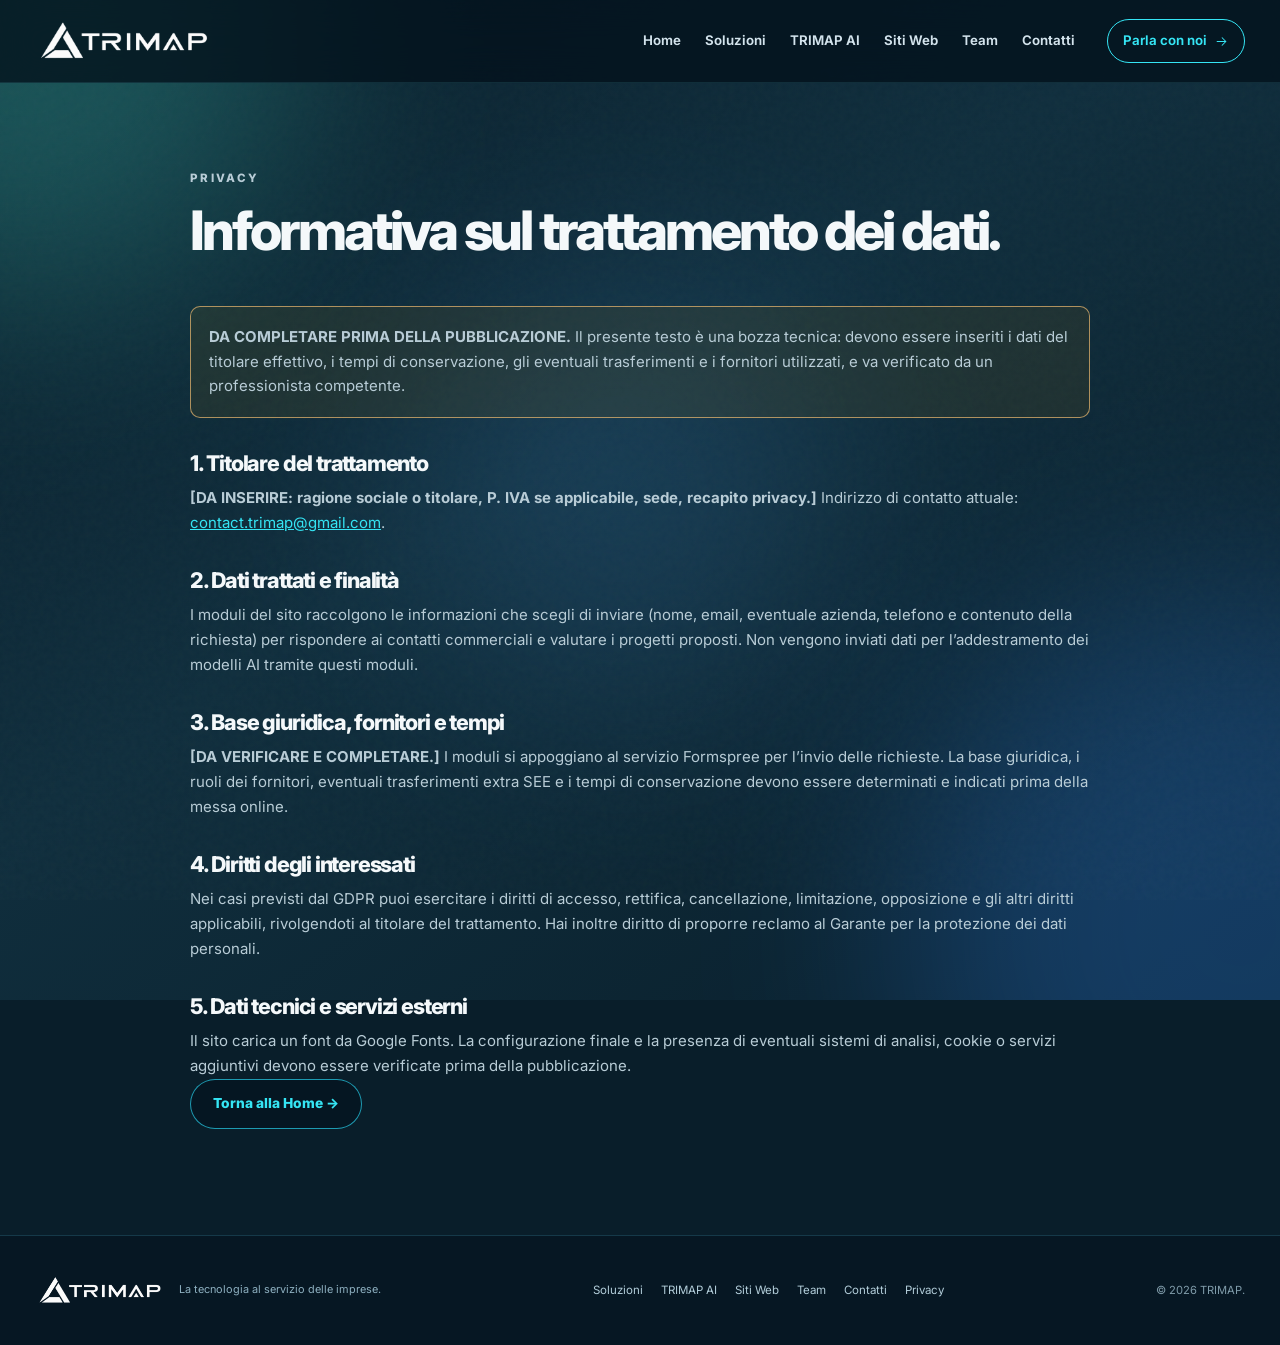
<file: privacy.html>
<!doctype html>
<html lang="it">
  <head>
    <meta charset="utf-8">
    <meta name="viewport" content="width=device-width, initial-scale=1, viewport-fit=cover">
    <meta name="theme-color" content="#091e2a">
    <title>Privacy e trattamento dei dati | TRIMAP</title>
    <meta name="description" content="Informazioni sul trattamento dei dati inviati tramite i moduli di contatto TRIMAP.">
    <link rel="canonical" href="https://trimap.it/privacy">
    <meta name="robots" content="noindex">
    <meta property="og:type" content="website">
    <meta property="og:site_name" content="TRIMAP">
    <meta property="og:locale" content="it_IT">
    <meta property="og:url" content="https://trimap.it/privacy">
    <meta property="og:title" content="Privacy e trattamento dei dati | TRIMAP">
    <meta property="og:description" content="Informazioni sul trattamento dei dati inviati tramite i moduli di contatto TRIMAP.">
    <meta property="og:image" content="https://trimap.it/assets/social-trimap.jpg">
    <meta property="og:image:type" content="image/jpeg">
    <meta property="og:image:width" content="1200">
    <meta property="og:image:height" content="630">
    <meta property="og:image:alt" content="TRIMAP — Siti web e software su misura">
    <meta name="twitter:card" content="summary_large_image">
    <link rel="icon" href="assets/triangle-trimap.png">
    <link rel="preconnect" href="https://fonts.googleapis.com">
    <link rel="preconnect" href="https://fonts.gstatic.com" crossorigin>
    <link href="https://fonts.googleapis.com/css2?family=Inter:wght@400;500;600;700;800;900&display=swap" rel="stylesheet">
    <link rel="stylesheet" href="style.css">
    <script>document.documentElement.classList.add('js')</script>
  </head>
  <body data-page="privacy">
    <svg class="icon-defs" aria-hidden="true" xmlns="http://www.w3.org/2000/svg">
      <symbol id="ic-arrow" viewBox="0 0 24 24"><path d="M5 12h14m-6-6 6 6-6 6"/></symbol>
      <symbol id="ic-laptop" viewBox="0 0 24 24"><rect x="4" y="4" width="16" height="12" rx="2"/><path d="M2 20h20m-15-4-2 4m12-4 2 4"/></symbol>
      <symbol id="ic-brain" viewBox="0 0 24 24"><path d="M12 19c-3 3-8 0-8-4a4 4 0 0 1 .7-6.7A4.5 4.5 0 0 1 12 4v15Zm0-15a4.5 4.5 0 0 1 7.3 4.3A4 4 0 0 1 20 15c0 4-5 7-8 4"/><path d="M8 8c2 0 3 1 4 3m-6 4c2-2 4-2 6-1m4-6c-2 0-3 1-4 3m6 4c-2-2-4-2-6-1"/></symbol>
      <symbol id="ic-code" viewBox="0 0 24 24"><path d="m8 7-5 5 5 5m8-10 5 5-5 5M14 4l-4 16"/></symbol>
      <symbol id="ic-grid" viewBox="0 0 24 24"><rect x="3" y="3" width="7" height="7" rx="1"/><rect x="14" y="3" width="7" height="7" rx="1"/><rect x="3" y="14" width="7" height="7" rx="1"/><rect x="14" y="14" width="7" height="7" rx="1"/></symbol>
      <symbol id="ic-nodes" viewBox="0 0 24 24"><rect x="9" y="2" width="6" height="6" rx="1"/><rect x="2" y="16" width="6" height="6" rx="1"/><rect x="16" y="16" width="6" height="6" rx="1"/><path d="M12 8v4M5 16v-4h14v4"/></symbol>
      <symbol id="ic-file" viewBox="0 0 24 24"><path d="M5 2h9l5 5v15H5zM14 2v6h5M8 12h8m-8 4h8"/></symbol>
      <symbol id="ic-target" viewBox="0 0 24 24"><circle cx="12" cy="12" r="9"/><circle cx="12" cy="12" r="5"/><circle cx="12" cy="12" r="1"/></symbol>
      <symbol id="ic-shield" viewBox="0 0 24 24"><path d="M12 2 20 5v6c0 5-3 8-8 11-5-3-8-6-8-11V5z"/><path d="m8 12 3 3 5-6"/></symbol>
      <symbol id="ic-chart" viewBox="0 0 24 24"><path d="M3 21h18M6 17V9h3v8m3 0V4h3v13m3 0v-7h3v7"/></symbol>
      <symbol id="ic-check" viewBox="0 0 24 24"><path d="m4 12 5 5L20 6"/></symbol>
      <symbol id="ic-chat" viewBox="0 0 24 24"><path d="M20 15a7 7 0 0 1-7 7 8 8 0 0 1-4-1l-6 1 1-5a8 8 0 0 1-2-5 9 9 0 1 1 18 3z"/></symbol>
      <symbol id="ic-settings" viewBox="0 0 24 24"><path d="M10 2h4l1 3 3 1 3-1 2 4-2 2v2l2 2-2 4-3-1-3 1-1 3h-4l-1-3-3-1-3 1-2-4 2-2v-2L1 9l2-4 3 1 3-1z"/><circle cx="12" cy="12" r="3"/></symbol>
      <symbol id="ic-bolt" viewBox="0 0 24 24"><path d="m13 2-9 12h7l-1 8 10-13h-7z"/></symbol>
      <symbol id="ic-cloud" viewBox="0 0 24 24"><path d="M5 17a5 5 0 0 1 0-10c1-5 10-7 13-1a5 5 0 1 1 1 11H5z"/></symbol>
      <symbol id="ic-mail" viewBox="0 0 24 24"><rect x="2" y="4" width="20" height="16" rx="2"/><path d="m3 6 9 7 9-7"/></symbol>
      <symbol id="ic-phone" viewBox="0 0 24 24"><path d="M7 2 3 5c0 9 7 16 16 16l3-4-6-4-3 2c-3-2-5-4-6-7l2-3z"/></symbol>
      <symbol id="ic-plus" viewBox="0 0 24 24"><path d="M12 4v16M4 12h16"/></symbol>
      <symbol id="ic-bars" viewBox="0 0 24 24"><path d="M3 7h18M3 12h18M3 17h18"/></symbol>
      <symbol id="ic-book" viewBox="0 0 24 24"><path d="M12 6c-3-2-7-2-10-1v15c4-1 7 0 10 2 3-2 6-3 10-2V5c-3-1-7-1-10 1zm0 0v16"/></symbol>
    </svg>
    <div class="page-loader" id="pageLoader" aria-label="Caricamento TRIMAP">
      <svg class="trimap-loader" viewBox="0 0 240 220" aria-hidden="true"><path class="triangle-piece piece-1" d="M20 200 L108 20 L132 60 L70 175 Z"/><path class="triangle-piece piece-2" d="M122 62 L146 45 L220 200 L180 200 Z"/><path class="triangle-piece piece-3" d="M42 200 L72 174 L169 174 L182 200 Z"/></svg>
      <p>TRIMAP <span>Digital solutions</span></p>
    </div>
    <div class="scroll-progress" id="scrollProgress"></div>
    <div class="noise-overlay" aria-hidden="true"></div>
    <div class="animated-background" aria-hidden="true">
      <div class="bg-blob blob-1"></div>
      <div class="bg-blob blob-2"></div>
      <div class="bg-blob blob-3"></div>
    </div>
    <header class="site-header">
      <div class="container nav-wrap">
        <a class="brand" href="index.html" aria-label="TRIMAP — torna alla Home"><img src="assets/logo-trimap.png" alt="TRIMAP" width="188" height="60"></a>
        <button class="menu-toggle" aria-label="Apri menu" aria-expanded="false" aria-controls="siteNav"><svg class="ico " aria-hidden="true"><use href="#ic-bars"></use></svg></button>
        <nav class="nav" id="siteNav" aria-label="Navigazione principale">
          <a href="index.html" class="" >Home</a>
          <a href="soluzioni.html" class="" >Soluzioni</a>
          <a href="ai.html" class="" >TRIMAP AI</a>
          <a href="siti-web.html" class="" >Siti Web</a>
          <a href="index.html#team" class="" >Team</a>
          <a href="index.html#contatti" class="" >Contatti</a>
          <a href="index.html#contatti" class="nav-cta">Parla con noi <svg class="ico " aria-hidden="true"><use href="#ic-arrow"></use></svg></a>
        </nav>
      </div>
    </header>
    <main>
      <section class="section legal-page">
        <div class="container legal-content">
          <p class="eyebrow">Privacy</p>
          <h1>Informativa sul trattamento dei dati.</h1>
          <p class="legal-warning"><strong>DA COMPLETARE PRIMA DELLA PUBBLICAZIONE.</strong> Il presente testo è una bozza tecnica: devono essere inseriti i dati del titolare effettivo, i tempi di conservazione, gli eventuali trasferimenti e i fornitori utilizzati, e va verificato da un professionista competente.</p>
          <h2>1. Titolare del trattamento</h2>
          <p><strong>[DA INSERIRE: ragione sociale o titolare, P. IVA se applicabile, sede, recapito privacy.]</strong> Indirizzo di contatto attuale: <a href="mailto:contact.trimap@gmail.com">contact.trimap@gmail.com</a>.</p>
          <h2>2. Dati trattati e finalità</h2>
          <p>I moduli del sito raccolgono le informazioni che scegli di inviare (nome, email, eventuale azienda, telefono e contenuto della richiesta) per rispondere ai contatti commerciali e valutare i progetti proposti. Non vengono inviati dati per l’addestramento dei modelli AI tramite questi moduli.</p>
          <h2>3. Base giuridica, fornitori e tempi</h2>
          <p><strong>[DA VERIFICARE E COMPLETARE.]</strong> I moduli si appoggiano al servizio Formspree per l’invio delle richieste. La base giuridica, i ruoli dei fornitori, eventuali trasferimenti extra SEE e i tempi di conservazione devono essere determinati e indicati prima della messa online.</p>
          <h2>4. Diritti degli interessati</h2>
          <p>Nei casi previsti dal GDPR puoi esercitare i diritti di accesso, rettifica, cancellazione, limitazione, opposizione e gli altri diritti applicabili, rivolgendoti al titolare del trattamento. Hai inoltre diritto di proporre reclamo al Garante per la protezione dei dati personali.</p>
          <h2>5. Dati tecnici e servizi esterni</h2>
          <p>Il sito carica un font da Google Fonts. La configurazione finale e la presenza di eventuali sistemi di analisi, cookie o servizi aggiuntivi devono essere verificate prima della pubblicazione.</p>
          <p><a class="btn btn-outline" href="index.html">Torna alla Home →</a></p>
        </div>
      </section>
    </main>
    <footer class="footer">
      <div class="container footer-wrap">
        <div class="footer-brand"><a href="index.html" aria-label="TRIMAP Home"><img src="assets/logo-trimap.png" alt="TRIMAP" width="145" height="46"></a><span>La tecnologia al servizio delle imprese.</span></div>
        <div class="footer-links"><a href="soluzioni.html">Soluzioni</a><a href="ai.html">TRIMAP AI</a><a href="siti-web.html">Siti Web</a><a href="index.html#team">Team</a><a href="index.html#contatti">Contatti</a><a href="privacy.html">Privacy</a></div>
        <p>© <span class="year"></span> TRIMAP.</p>
      </div>
    </footer>
    <script src="script.js" defer></script>
  </body>
</html>
</file>
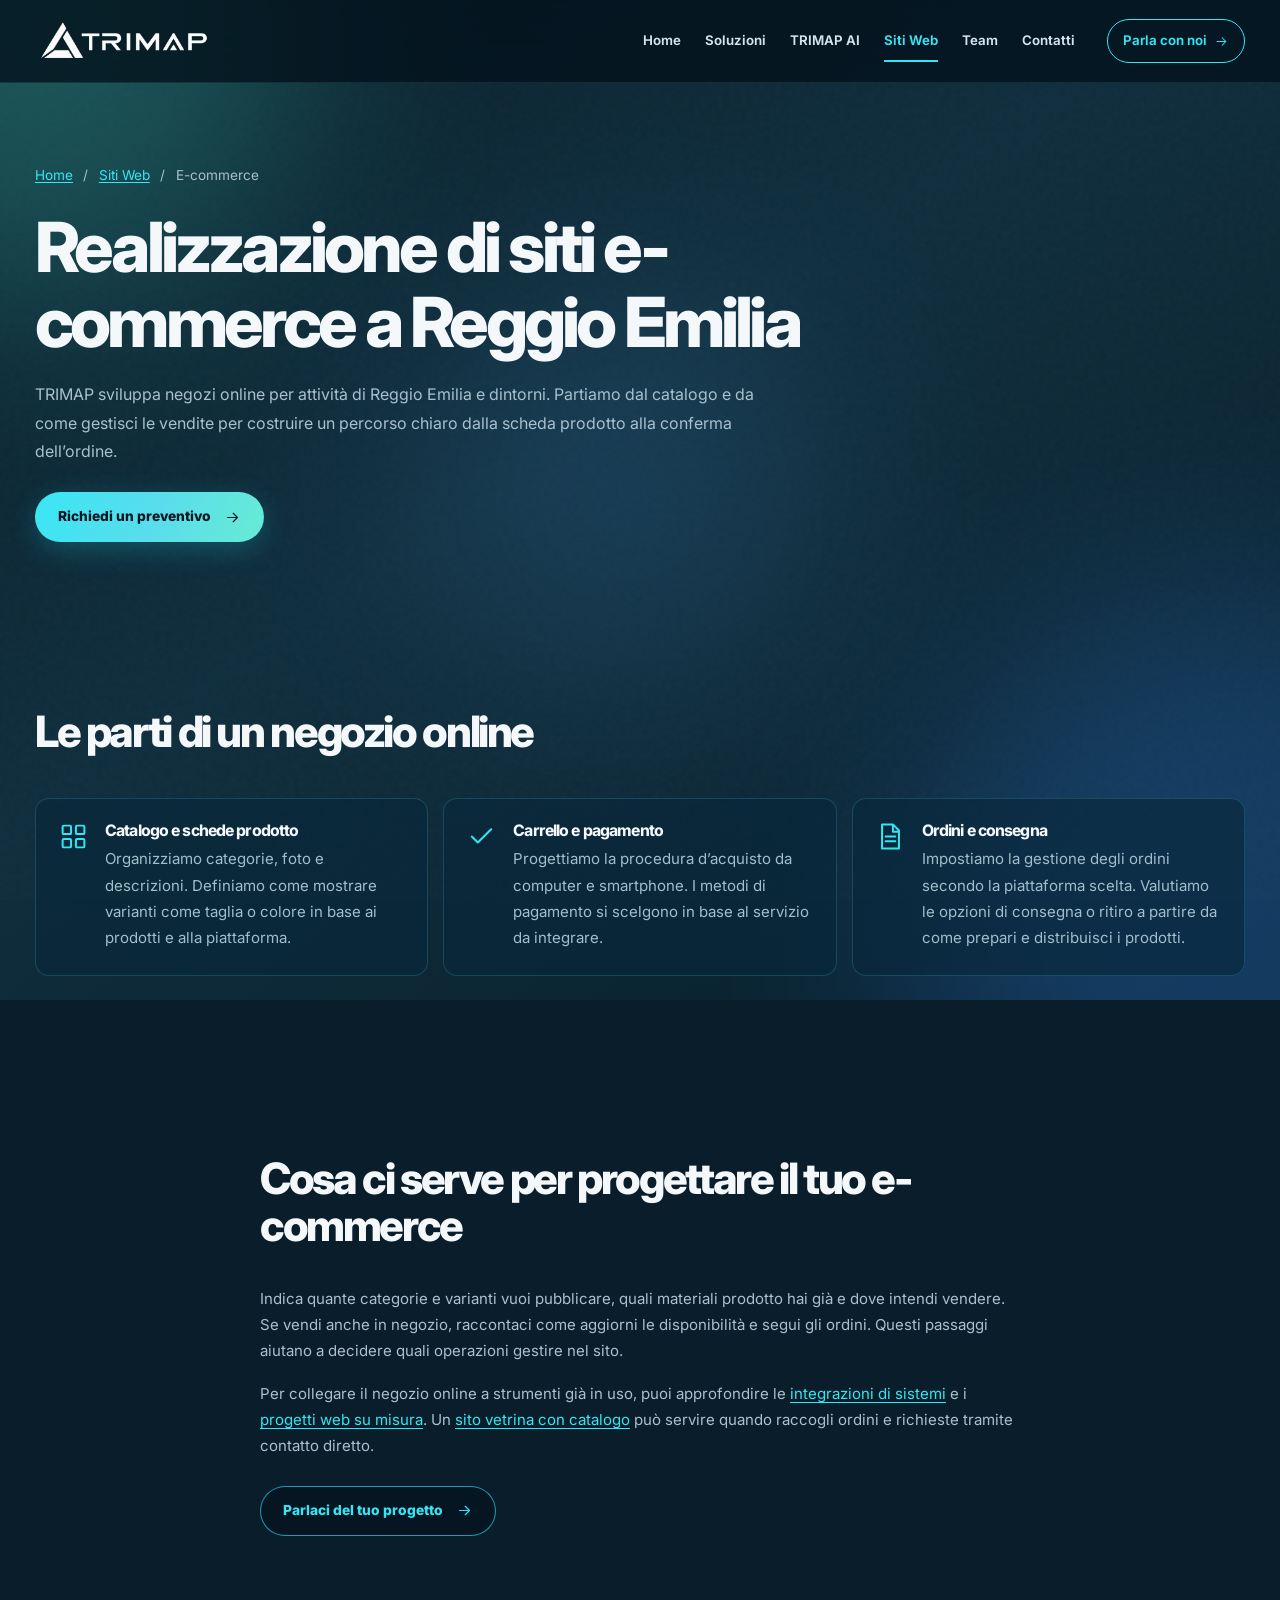
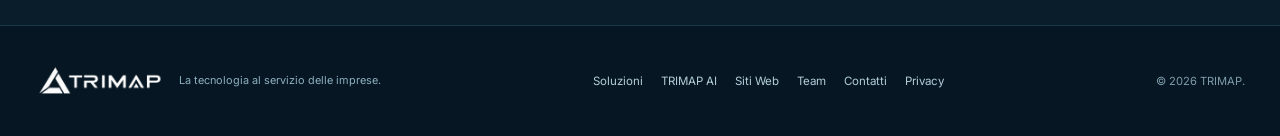
<file: realizzazione-ecommerce.html>
<!doctype html>
<html lang="it">
  <head>
    <meta charset="utf-8">
    <meta name="viewport" content="width=device-width, initial-scale=1, viewport-fit=cover">
    <meta name="theme-color" content="#091e2a">
    <title>Realizzazione e-commerce a Reggio Emilia | TRIMAP</title>
    <meta name="description" content="Creiamo e-commerce per aziende e negozi. Progettiamo catalogo, schede prodotto, carrello, pagamenti e gestione degli ordini in base alla piattaforma.">
    <link rel="canonical" href="https://trimap.it/realizzazione-ecommerce">
    <meta name="robots" content="max-image-preview:large">
    <meta property="og:type" content="website">
    <meta property="og:site_name" content="TRIMAP">
    <meta property="og:locale" content="it_IT">
    <meta property="og:url" content="https://trimap.it/realizzazione-ecommerce">
    <meta property="og:title" content="Realizzazione e-commerce a Reggio Emilia | TRIMAP">
    <meta property="og:description" content="Creiamo e-commerce per aziende e negozi. Progettiamo catalogo, schede prodotto, carrello, pagamenti e gestione degli ordini in base alla piattaforma.">
    <meta property="og:image" content="https://trimap.it/assets/social-siti-web.jpg">
    <meta property="og:image:type" content="image/jpeg">
    <meta property="og:image:width" content="1200">
    <meta property="og:image:height" content="630">
    <meta property="og:image:alt" content="TRIMAP — Creazione siti web a Reggio Emilia">
    <meta name="twitter:card" content="summary_large_image">
    <link rel="icon" href="assets/triangle-trimap.png">
    <script type="application/ld+json">
      {
        "@context": "https://schema.org",
        "@graph": [
          {
            "@type": "WebPage",
            "@id": "https://trimap.it/realizzazione-ecommerce#webpage",
            "url": "https://trimap.it/realizzazione-ecommerce",
            "name": "Realizzazione e-commerce a Reggio Emilia | TRIMAP",
            "description": "Creiamo e-commerce per aziende e negozi. Progettiamo catalogo, schede prodotto, carrello, pagamenti e gestione degli ordini in base alla piattaforma.",
            "inLanguage": "it-IT",
            "isPartOf": {
              "@id": "https://trimap.it/#website"
            },
            "breadcrumb": {
              "@id": "https://trimap.it/realizzazione-ecommerce#breadcrumb"
            },
            "mainEntity": {
              "@id": "https://trimap.it/realizzazione-ecommerce#service"
            }
          },
          {
            "@type": "BreadcrumbList",
            "@id": "https://trimap.it/realizzazione-ecommerce#breadcrumb",
            "itemListElement": [
              {
                "@type": "ListItem",
                "position": 1,
                "name": "Home",
                "item": "https://trimap.it/"
              },
              {
                "@type": "ListItem",
                "position": 2,
                "name": "Siti Web",
                "item": "https://trimap.it/siti-web"
              },
              {
                "@type": "ListItem",
                "position": 3,
                "name": "E-commerce",
                "item": "https://trimap.it/realizzazione-ecommerce"
              }
            ]
          },
          {
            "@type": "Service",
            "@id": "https://trimap.it/realizzazione-ecommerce#service",
            "url": "https://trimap.it/realizzazione-ecommerce",
            "name": "Realizzazione di siti e-commerce a Reggio Emilia",
            "description": "Creiamo e-commerce per aziende e negozi. Progettiamo catalogo, schede prodotto, carrello, pagamenti e gestione degli ordini in base alla piattaforma.",
            "provider": {
              "@type": "Organization",
              "@id": "https://trimap.it/#organization",
              "name": "TRIMAP",
              "url": "https://trimap.it/"
            },
            "areaServed": {
              "@type": "City",
              "name": "Reggio Emilia"
            }
          }
        ]
      }
    </script>
    <link rel="preconnect" href="https://fonts.googleapis.com">
    <link rel="preconnect" href="https://fonts.gstatic.com" crossorigin>
    <link href="https://fonts.googleapis.com/css2?family=Inter:wght@400;500;600;700;800;900&display=swap" rel="stylesheet">
    <link rel="stylesheet" href="style.css">
    <link rel="stylesheet" href="pagine-servizi.css">
    <script>document.documentElement.classList.add('js')</script>
  </head>
  <body data-page="web-service">
    <svg class="icon-defs" aria-hidden="true" xmlns="http://www.w3.org/2000/svg">
      <symbol id="ic-arrow" viewBox="0 0 24 24"><path d="M5 12h14m-6-6 6 6-6 6"/></symbol>
      <symbol id="ic-grid" viewBox="0 0 24 24"><rect x="3" y="3" width="7" height="7" rx="1"/><rect x="14" y="3" width="7" height="7" rx="1"/><rect x="3" y="14" width="7" height="7" rx="1"/><rect x="14" y="14" width="7" height="7" rx="1"/></symbol>
      <symbol id="ic-file" viewBox="0 0 24 24"><path d="M5 2h9l5 5v15H5zM14 2v6h5M8 12h8m-8 4h8"/></symbol>
      <symbol id="ic-check" viewBox="0 0 24 24"><path d="m4 12 5 5L20 6"/></symbol>
      <symbol id="ic-bars" viewBox="0 0 24 24"><path d="M3 7h18M3 12h18M3 17h18"/></symbol>
    </svg>
    <div class="scroll-progress" id="scrollProgress"></div>
    <div class="noise-overlay" aria-hidden="true"></div>
    <div class="animated-background" aria-hidden="true">
      <div class="bg-blob blob-1"></div>
      <div class="bg-blob blob-2"></div>
      <div class="bg-blob blob-3"></div>
    </div>
    <header class="site-header">
      <div class="container nav-wrap">
        <a class="brand" href="index.html" aria-label="TRIMAP — torna alla Home"><img src="assets/trimap-wordmark-web.png" alt="TRIMAP" width="188" height="60"></a>
        <button class="menu-toggle" aria-label="Apri menu" aria-expanded="false" aria-controls="siteNav"><svg class="ico " aria-hidden="true"><use href="#ic-bars"></use></svg></button>
        <nav class="nav" id="siteNav" aria-label="Navigazione principale">
          <a href="index.html" class="" >Home</a>
          <a href="soluzioni.html" class="" >Soluzioni</a>
          <a href="ai.html" class="" >TRIMAP AI</a>
          <a href="siti-web.html" class="active">Siti Web</a>
          <a href="index.html#team" class="" >Team</a>
          <a href="index.html#contatti" class="" >Contatti</a>
          <a href="index.html#contatti" class="nav-cta">Parla con noi <svg class="ico " aria-hidden="true"><use href="#ic-arrow"></use></svg></a>
        </nav>
      </div>
    </header>
    <main>
      <section class="section service-landing-intro">
        <div class="container">
          <nav class="service-breadcrumb" aria-label="Percorso della pagina">
            <a href="index.html">Home</a><span aria-hidden="true">/</span>
            <a href="siti-web.html">Siti Web</a><span aria-hidden="true">/</span>
            <span aria-current="page">E-commerce</span>
          </nav>
          <h1>Realizzazione di siti e-commerce a Reggio Emilia</h1>
          <p class="lead">TRIMAP sviluppa negozi online per attività di Reggio Emilia e dintorni. Partiamo dal catalogo e da come gestisci le vendite per costruire un percorso chiaro dalla scheda prodotto alla conferma dell’ordine.</p>
          <a class="btn btn-primary" href="siti-web.html#preventivo">Richiedi un preventivo <svg class="ico" aria-hidden="true"><use href="#ic-arrow"></use></svg></a>
        </div>
      </section>
      <section class="section surface-section service-landing-features">
        <div class="container">
          <div class="section-heading"><h2>Le parti di un negozio online</h2></div>
          <div class="features-grid">
            <article class="feature-box">
              <svg class="ico" aria-hidden="true"><use href="#ic-grid"></use></svg>
              <div>
                <h3>Catalogo e schede prodotto</h3>
                <p>Organizziamo categorie, foto e descrizioni. Definiamo come mostrare varianti come taglia o colore in base ai prodotti e alla piattaforma.</p>
              </div>
            </article>
            <article class="feature-box">
              <svg class="ico" aria-hidden="true"><use href="#ic-check"></use></svg>
              <div>
                <h3>Carrello e pagamento</h3>
                <p>Progettiamo la procedura d’acquisto da computer e smartphone. I metodi di pagamento si scelgono in base al servizio da integrare.</p>
              </div>
            </article>
            <article class="feature-box">
              <svg class="ico" aria-hidden="true"><use href="#ic-file"></use></svg>
              <div>
                <h3>Ordini e consegna</h3>
                <p>Impostiamo la gestione degli ordini secondo la piattaforma scelta. Valutiamo le opzioni di consegna o ritiro a partire da come prepari e distribuisci i prodotti.</p>
              </div>
            </article>
          </div>
        </div>
      </section>
      <section class="section service-landing-detail">
        <div class="container">
          <h2>Cosa ci serve per progettare il tuo e-commerce</h2>
          <p>Indica quante categorie e varianti vuoi pubblicare, quali materiali prodotto hai già e dove intendi vendere. Se vendi anche in negozio, raccontaci come aggiorni le disponibilità e segui gli ordini. Questi passaggi aiutano a decidere quali operazioni gestire nel sito.</p>
          <p>Per collegare il negozio online a strumenti già in uso, puoi approfondire le <a href="soluzioni.html#integrazioni">integrazioni di sistemi</a> e i <a href="siti-web-su-misura.html">progetti web su misura</a>. Un <a href="siti-vetrina.html">sito vetrina con catalogo</a> può servire quando raccogli ordini e richieste tramite contatto diretto.</p>
          <a class="btn btn-outline" href="siti-web.html#preventivo">Parlaci del tuo progetto <svg class="ico" aria-hidden="true"><use href="#ic-arrow"></use></svg></a>
        </div>
      </section>
    </main>
    <footer class="footer">
      <div class="container footer-wrap">
        <div class="footer-brand"><a href="index.html" aria-label="TRIMAP Home"><img src="assets/trimap-wordmark-web.png" alt="TRIMAP" width="145" height="46"></a><span>La tecnologia al servizio delle imprese.</span></div>
        <div class="footer-links"><a href="soluzioni.html">Soluzioni</a><a href="ai.html">TRIMAP AI</a><a href="siti-web.html">Siti Web</a><a href="index.html#team">Team</a><a href="index.html#contatti">Contatti</a><a href="privacy.html">Privacy</a></div>
        <p>© <span class="year"></span> TRIMAP.</p>
      </div>
    </footer>
    <script src="script.js" defer></script>
  </body>
</html>
</file>
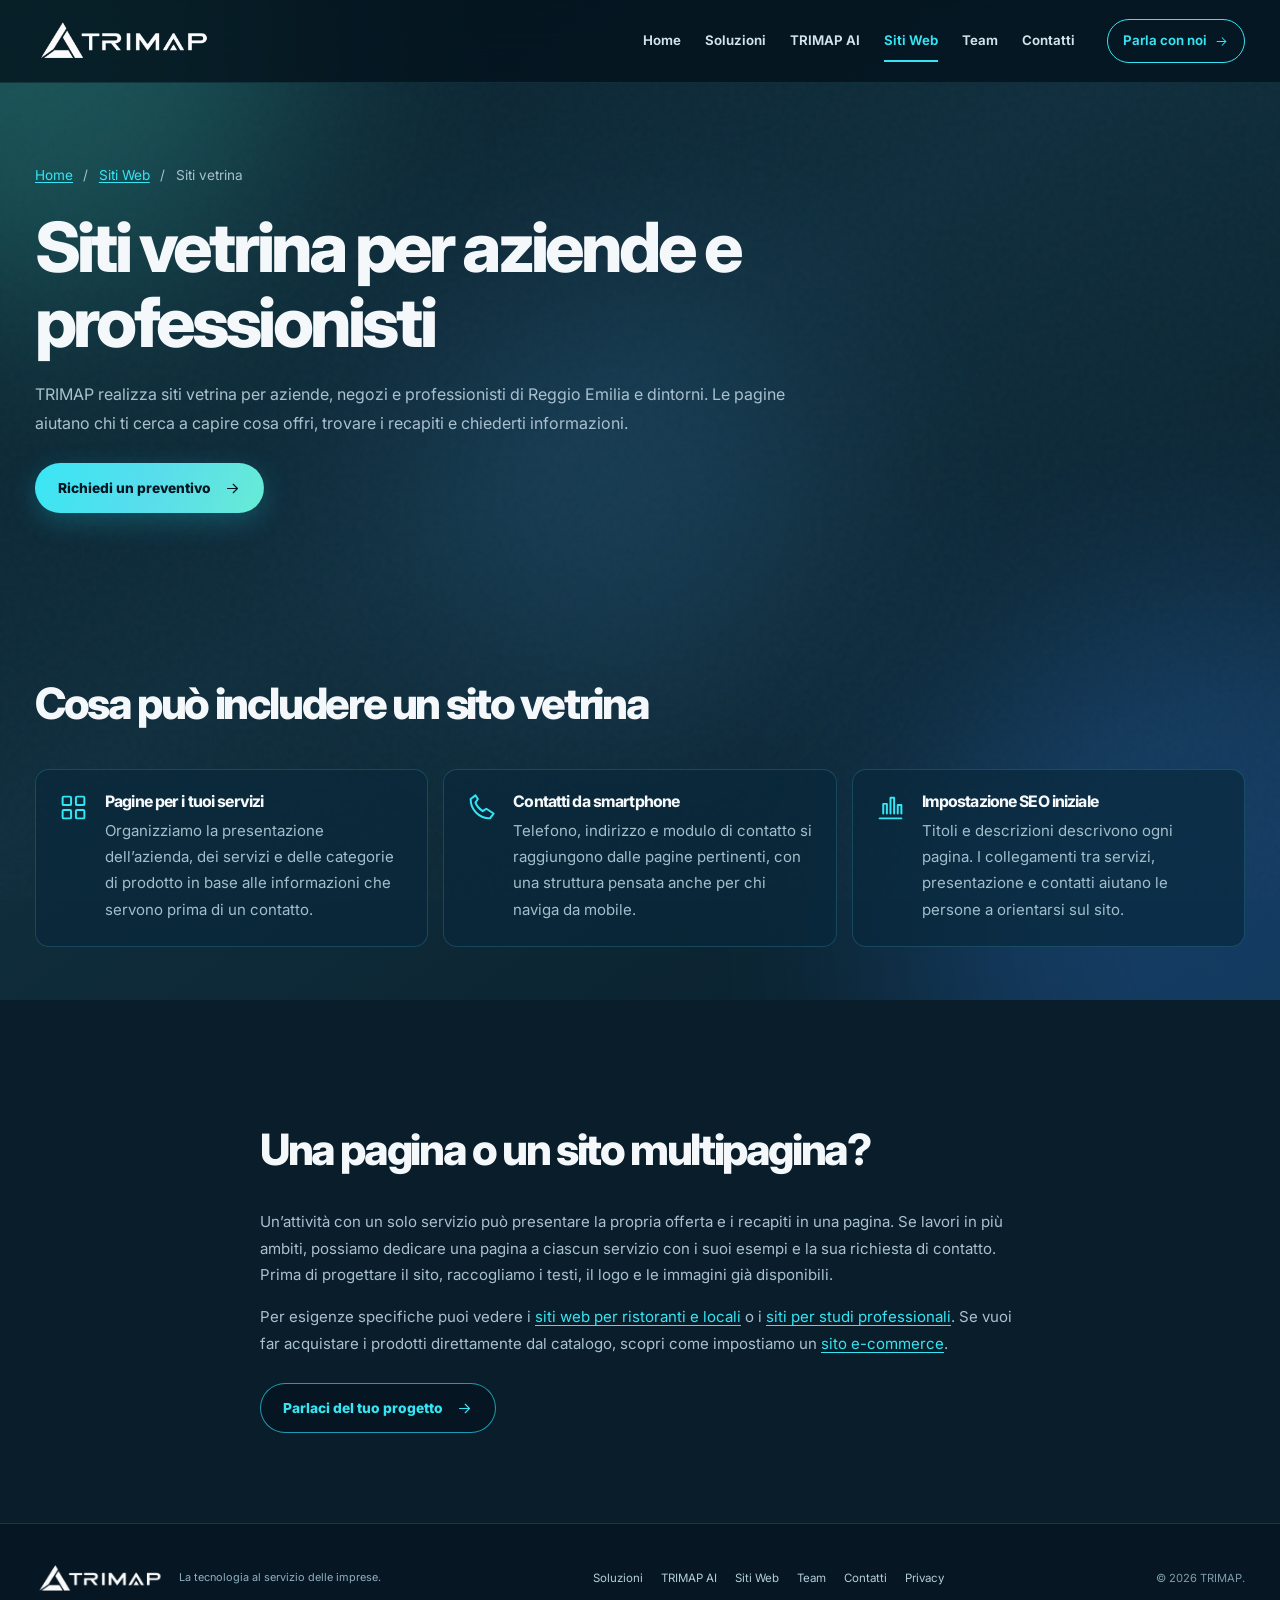
<file: siti-vetrina.html>
<!doctype html>
<html lang="it">
  <head>
    <meta charset="utf-8">
    <meta name="viewport" content="width=device-width, initial-scale=1, viewport-fit=cover">
    <meta name="theme-color" content="#091e2a">
    <title>Siti vetrina per aziende a Reggio Emilia | TRIMAP</title>
    <meta name="description" content="Realizziamo siti vetrina a Reggio Emilia per presentare servizi, prodotti e attività. Design responsive, pagine dedicate e contatti da smartphone.">
    <link rel="canonical" href="https://trimap.it/siti-vetrina">
    <meta name="robots" content="max-image-preview:large">
    <meta property="og:type" content="website">
    <meta property="og:site_name" content="TRIMAP">
    <meta property="og:locale" content="it_IT">
    <meta property="og:url" content="https://trimap.it/siti-vetrina">
    <meta property="og:title" content="Siti vetrina per aziende a Reggio Emilia | TRIMAP">
    <meta property="og:description" content="Realizziamo siti vetrina a Reggio Emilia per presentare servizi, prodotti e attività. Design responsive, pagine dedicate e contatti da smartphone.">
    <meta property="og:image" content="https://trimap.it/assets/social-siti-web.jpg">
    <meta property="og:image:type" content="image/jpeg">
    <meta property="og:image:width" content="1200">
    <meta property="og:image:height" content="630">
    <meta property="og:image:alt" content="TRIMAP — Creazione siti web a Reggio Emilia">
    <meta name="twitter:card" content="summary_large_image">
    <link rel="icon" href="assets/triangle-trimap.png">
    <script type="application/ld+json">
      {
        "@context": "https://schema.org",
        "@graph": [
          {
            "@type": "WebPage",
            "@id": "https://trimap.it/siti-vetrina#webpage",
            "url": "https://trimap.it/siti-vetrina",
            "name": "Siti vetrina per aziende a Reggio Emilia | TRIMAP",
            "description": "Realizziamo siti vetrina a Reggio Emilia per presentare servizi, prodotti e attività. Design responsive, pagine dedicate e contatti da smartphone.",
            "inLanguage": "it-IT",
            "isPartOf": {
              "@id": "https://trimap.it/#website"
            },
            "breadcrumb": {
              "@id": "https://trimap.it/siti-vetrina#breadcrumb"
            },
            "mainEntity": {
              "@id": "https://trimap.it/siti-vetrina#service"
            }
          },
          {
            "@type": "BreadcrumbList",
            "@id": "https://trimap.it/siti-vetrina#breadcrumb",
            "itemListElement": [
              {
                "@type": "ListItem",
                "position": 1,
                "name": "Home",
                "item": "https://trimap.it/"
              },
              {
                "@type": "ListItem",
                "position": 2,
                "name": "Siti Web",
                "item": "https://trimap.it/siti-web"
              },
              {
                "@type": "ListItem",
                "position": 3,
                "name": "Siti vetrina",
                "item": "https://trimap.it/siti-vetrina"
              }
            ]
          },
          {
            "@type": "Service",
            "@id": "https://trimap.it/siti-vetrina#service",
            "url": "https://trimap.it/siti-vetrina",
            "name": "Siti vetrina per aziende e professionisti",
            "description": "Realizziamo siti vetrina a Reggio Emilia per presentare servizi, prodotti e attività. Design responsive, pagine dedicate e contatti da smartphone.",
            "provider": {
              "@type": "Organization",
              "@id": "https://trimap.it/#organization",
              "name": "TRIMAP",
              "url": "https://trimap.it/"
            },
            "areaServed": {
              "@type": "City",
              "name": "Reggio Emilia"
            }
          }
        ]
      }
    </script>
    <link rel="preconnect" href="https://fonts.googleapis.com">
    <link rel="preconnect" href="https://fonts.gstatic.com" crossorigin>
    <link href="https://fonts.googleapis.com/css2?family=Inter:wght@400;500;600;700;800;900&display=swap" rel="stylesheet">
    <link rel="stylesheet" href="style.css">
    <link rel="stylesheet" href="pagine-servizi.css">
    <script>document.documentElement.classList.add('js')</script>
  </head>
  <body data-page="web-service">
    <svg class="icon-defs" aria-hidden="true" xmlns="http://www.w3.org/2000/svg">
      <symbol id="ic-arrow" viewBox="0 0 24 24"><path d="M5 12h14m-6-6 6 6-6 6"/></symbol>
      <symbol id="ic-grid" viewBox="0 0 24 24"><rect x="3" y="3" width="7" height="7" rx="1"/><rect x="14" y="3" width="7" height="7" rx="1"/><rect x="3" y="14" width="7" height="7" rx="1"/><rect x="14" y="14" width="7" height="7" rx="1"/></symbol>
      <symbol id="ic-chart" viewBox="0 0 24 24"><path d="M3 21h18M6 17V9h3v8m3 0V4h3v13m3 0v-7h3v7"/></symbol>
      <symbol id="ic-phone" viewBox="0 0 24 24"><path d="M7 2 3 5c0 9 7 16 16 16l3-4-6-4-3 2c-3-2-5-4-6-7l2-3z"/></symbol>
      <symbol id="ic-bars" viewBox="0 0 24 24"><path d="M3 7h18M3 12h18M3 17h18"/></symbol>
    </svg>
    <div class="scroll-progress" id="scrollProgress"></div>
    <div class="noise-overlay" aria-hidden="true"></div>
    <div class="animated-background" aria-hidden="true">
      <div class="bg-blob blob-1"></div>
      <div class="bg-blob blob-2"></div>
      <div class="bg-blob blob-3"></div>
    </div>
    <header class="site-header">
      <div class="container nav-wrap">
        <a class="brand" href="index.html" aria-label="TRIMAP — torna alla Home"><img src="assets/trimap-wordmark-web.png" alt="TRIMAP" width="188" height="60"></a>
        <button class="menu-toggle" aria-label="Apri menu" aria-expanded="false" aria-controls="siteNav"><svg class="ico " aria-hidden="true"><use href="#ic-bars"></use></svg></button>
        <nav class="nav" id="siteNav" aria-label="Navigazione principale">
          <a href="index.html" class="" >Home</a>
          <a href="soluzioni.html" class="" >Soluzioni</a>
          <a href="ai.html" class="" >TRIMAP AI</a>
          <a href="siti-web.html" class="active">Siti Web</a>
          <a href="index.html#team" class="" >Team</a>
          <a href="index.html#contatti" class="" >Contatti</a>
          <a href="index.html#contatti" class="nav-cta">Parla con noi <svg class="ico " aria-hidden="true"><use href="#ic-arrow"></use></svg></a>
        </nav>
      </div>
    </header>
    <main>
      <section class="section service-landing-intro">
        <div class="container">
          <nav class="service-breadcrumb" aria-label="Percorso della pagina">
            <a href="index.html">Home</a><span aria-hidden="true">/</span>
            <a href="siti-web.html">Siti Web</a><span aria-hidden="true">/</span>
            <span aria-current="page">Siti vetrina</span>
          </nav>
          <h1>Siti vetrina per aziende e professionisti</h1>
          <p class="lead">TRIMAP realizza siti vetrina per aziende, negozi e professionisti di Reggio Emilia e dintorni. Le pagine aiutano chi ti cerca a capire cosa offri, trovare i recapiti e chiederti informazioni.</p>
          <a class="btn btn-primary" href="siti-web.html#preventivo">Richiedi un preventivo <svg class="ico" aria-hidden="true"><use href="#ic-arrow"></use></svg></a>
        </div>
      </section>
      <section class="section surface-section service-landing-features">
        <div class="container">
          <div class="section-heading"><h2>Cosa può includere un sito vetrina</h2></div>
          <div class="features-grid">
            <article class="feature-box">
              <svg class="ico" aria-hidden="true"><use href="#ic-grid"></use></svg>
              <div>
                <h3>Pagine per i tuoi servizi</h3>
                <p>Organizziamo la presentazione dell’azienda, dei servizi e delle categorie di prodotto in base alle informazioni che servono prima di un contatto.</p>
              </div>
            </article>
            <article class="feature-box">
              <svg class="ico" aria-hidden="true"><use href="#ic-phone"></use></svg>
              <div>
                <h3>Contatti da smartphone</h3>
                <p>Telefono, indirizzo e modulo di contatto si raggiungono dalle pagine pertinenti, con una struttura pensata anche per chi naviga da mobile.</p>
              </div>
            </article>
            <article class="feature-box">
              <svg class="ico" aria-hidden="true"><use href="#ic-chart"></use></svg>
              <div>
                <h3>Impostazione SEO iniziale</h3>
                <p>Titoli e descrizioni descrivono ogni pagina. I collegamenti tra servizi, presentazione e contatti aiutano le persone a orientarsi sul sito.</p>
              </div>
            </article>
          </div>
        </div>
      </section>
      <section class="section service-landing-detail">
        <div class="container">
          <h2>Una pagina o un sito multipagina?</h2>
          <p>Un’attività con un solo servizio può presentare la propria offerta e i recapiti in una pagina. Se lavori in più ambiti, possiamo dedicare una pagina a ciascun servizio con i suoi esempi e la sua richiesta di contatto. Prima di progettare il sito, raccogliamo i testi, il logo e le immagini già disponibili.</p>
          <p>Per esigenze specifiche puoi vedere i <a href="siti-web-per-ristoranti.html">siti web per ristoranti e locali</a> o i <a href="siti-web-per-studi-professionali.html">siti per studi professionali</a>. Se vuoi far acquistare i prodotti direttamente dal catalogo, scopri come impostiamo un <a href="realizzazione-ecommerce.html">sito e-commerce</a>.</p>
          <a class="btn btn-outline" href="siti-web.html#preventivo">Parlaci del tuo progetto <svg class="ico" aria-hidden="true"><use href="#ic-arrow"></use></svg></a>
        </div>
      </section>
    </main>
    <footer class="footer">
      <div class="container footer-wrap">
        <div class="footer-brand"><a href="index.html" aria-label="TRIMAP Home"><img src="assets/trimap-wordmark-web.png" alt="TRIMAP" width="145" height="46"></a><span>La tecnologia al servizio delle imprese.</span></div>
        <div class="footer-links"><a href="soluzioni.html">Soluzioni</a><a href="ai.html">TRIMAP AI</a><a href="siti-web.html">Siti Web</a><a href="index.html#team">Team</a><a href="index.html#contatti">Contatti</a><a href="privacy.html">Privacy</a></div>
        <p>© <span class="year"></span> TRIMAP.</p>
      </div>
    </footer>
    <script src="script.js" defer></script>
  </body>
</html>
</file>
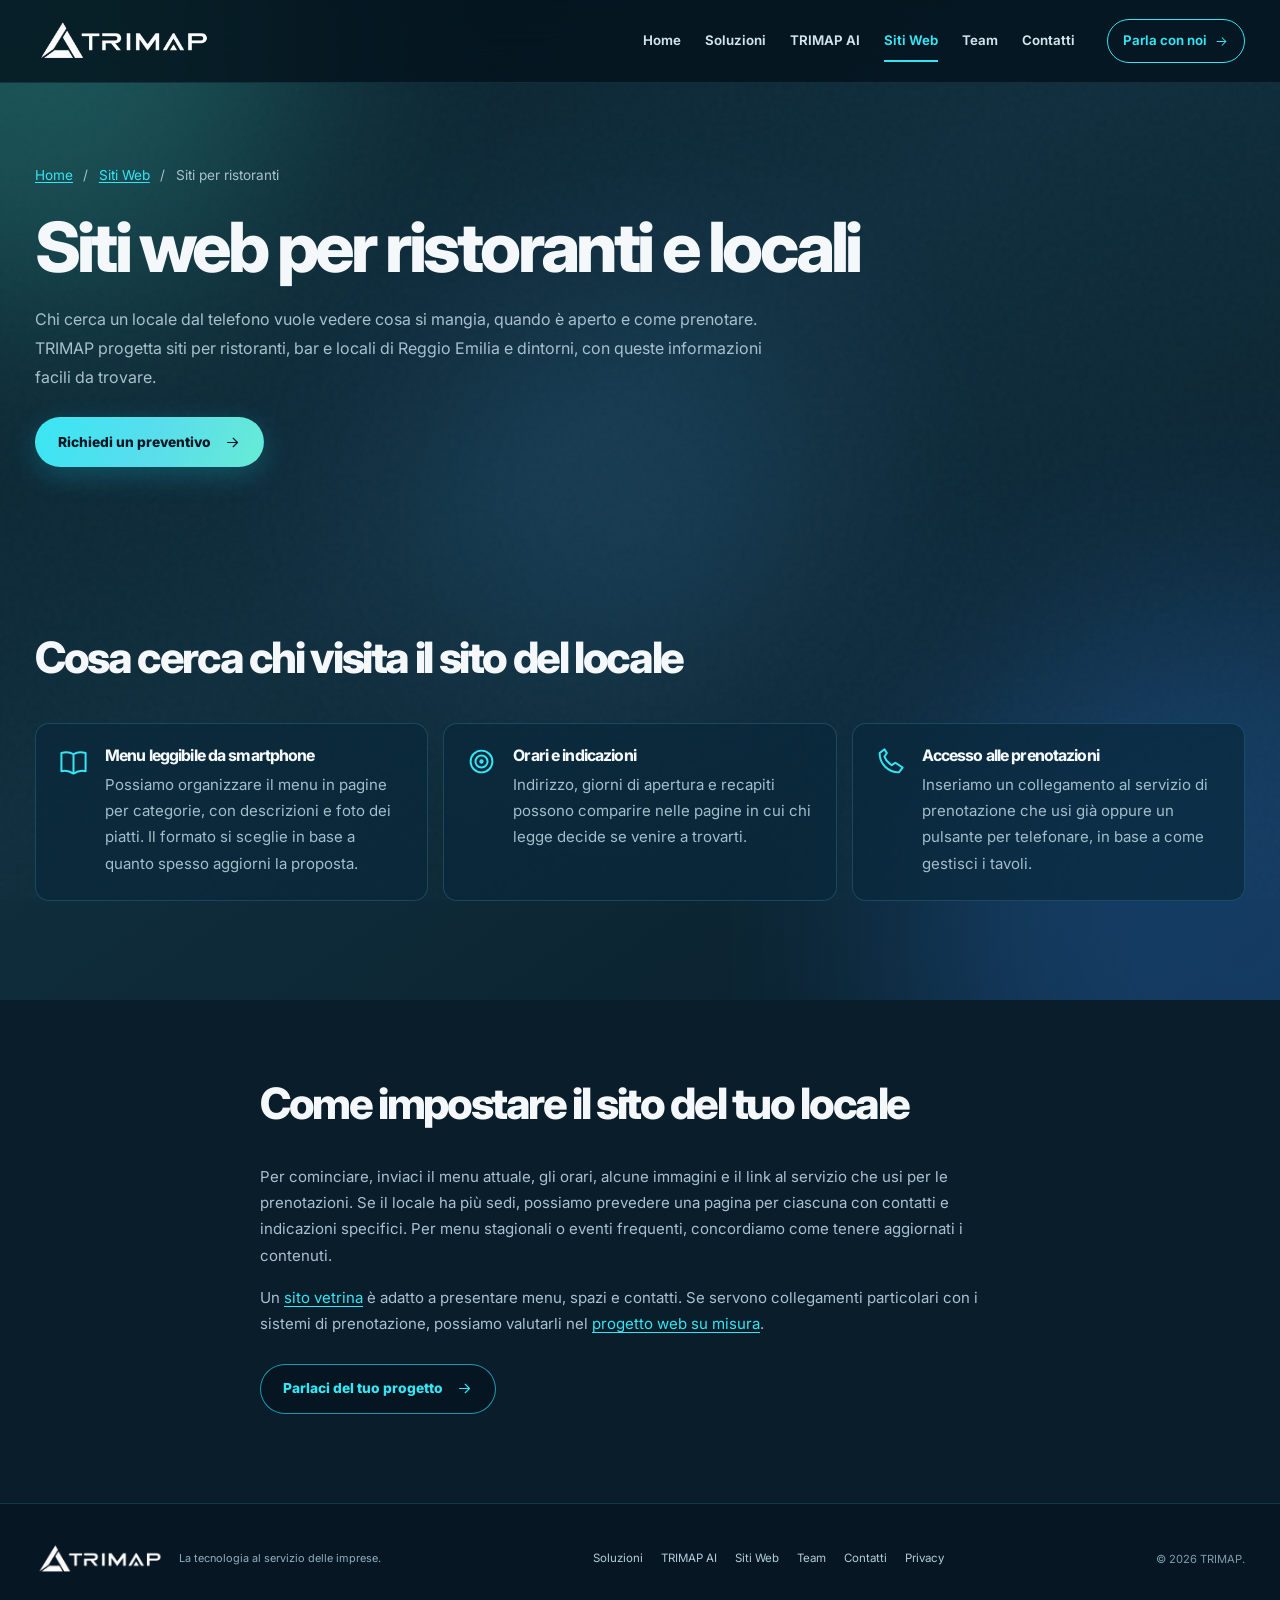
<file: siti-web-per-ristoranti.html>
<!doctype html>
<html lang="it">
  <head>
    <meta charset="utf-8">
    <meta name="viewport" content="width=device-width, initial-scale=1, viewport-fit=cover">
    <meta name="theme-color" content="#091e2a">
    <title>Siti web per ristoranti e locali | TRIMAP</title>
    <meta name="description" content="Realizziamo siti per ristoranti e locali a Reggio Emilia, con menu consultabile da smartphone, orari, indicazioni e collegamenti alle prenotazioni.">
    <link rel="canonical" href="https://trimap.it/siti-web-per-ristoranti">
    <meta name="robots" content="max-image-preview:large">
    <meta property="og:type" content="website">
    <meta property="og:site_name" content="TRIMAP">
    <meta property="og:locale" content="it_IT">
    <meta property="og:url" content="https://trimap.it/siti-web-per-ristoranti">
    <meta property="og:title" content="Siti web per ristoranti e locali | TRIMAP">
    <meta property="og:description" content="Realizziamo siti per ristoranti e locali a Reggio Emilia, con menu consultabile da smartphone, orari, indicazioni e collegamenti alle prenotazioni.">
    <meta property="og:image" content="https://trimap.it/assets/social-siti-web.jpg">
    <meta property="og:image:type" content="image/jpeg">
    <meta property="og:image:width" content="1200">
    <meta property="og:image:height" content="630">
    <meta property="og:image:alt" content="TRIMAP — Creazione siti web a Reggio Emilia">
    <meta name="twitter:card" content="summary_large_image">
    <link rel="icon" href="assets/triangle-trimap.png">
    <script type="application/ld+json">
      {
        "@context": "https://schema.org",
        "@graph": [
          {
            "@type": "WebPage",
            "@id": "https://trimap.it/siti-web-per-ristoranti#webpage",
            "url": "https://trimap.it/siti-web-per-ristoranti",
            "name": "Siti web per ristoranti e locali | TRIMAP",
            "description": "Realizziamo siti per ristoranti e locali a Reggio Emilia, con menu consultabile da smartphone, orari, indicazioni e collegamenti alle prenotazioni.",
            "inLanguage": "it-IT",
            "isPartOf": {
              "@id": "https://trimap.it/#website"
            },
            "breadcrumb": {
              "@id": "https://trimap.it/siti-web-per-ristoranti#breadcrumb"
            },
            "mainEntity": {
              "@id": "https://trimap.it/siti-web-per-ristoranti#service"
            }
          },
          {
            "@type": "BreadcrumbList",
            "@id": "https://trimap.it/siti-web-per-ristoranti#breadcrumb",
            "itemListElement": [
              {
                "@type": "ListItem",
                "position": 1,
                "name": "Home",
                "item": "https://trimap.it/"
              },
              {
                "@type": "ListItem",
                "position": 2,
                "name": "Siti Web",
                "item": "https://trimap.it/siti-web"
              },
              {
                "@type": "ListItem",
                "position": 3,
                "name": "Siti per ristoranti",
                "item": "https://trimap.it/siti-web-per-ristoranti"
              }
            ]
          },
          {
            "@type": "Service",
            "@id": "https://trimap.it/siti-web-per-ristoranti#service",
            "url": "https://trimap.it/siti-web-per-ristoranti",
            "name": "Siti web per ristoranti e locali",
            "description": "Realizziamo siti per ristoranti e locali a Reggio Emilia, con menu consultabile da smartphone, orari, indicazioni e collegamenti alle prenotazioni.",
            "provider": {
              "@type": "Organization",
              "@id": "https://trimap.it/#organization",
              "name": "TRIMAP",
              "url": "https://trimap.it/"
            },
            "areaServed": {
              "@type": "City",
              "name": "Reggio Emilia"
            }
          }
        ]
      }
    </script>
    <link rel="preconnect" href="https://fonts.googleapis.com">
    <link rel="preconnect" href="https://fonts.gstatic.com" crossorigin>
    <link href="https://fonts.googleapis.com/css2?family=Inter:wght@400;500;600;700;800;900&display=swap" rel="stylesheet">
    <link rel="stylesheet" href="style.css">
    <link rel="stylesheet" href="pagine-servizi.css">
    <script>document.documentElement.classList.add('js')</script>
  </head>
  <body data-page="web-service">
    <svg class="icon-defs" aria-hidden="true" xmlns="http://www.w3.org/2000/svg">
      <symbol id="ic-arrow" viewBox="0 0 24 24"><path d="M5 12h14m-6-6 6 6-6 6"/></symbol>
      <symbol id="ic-target" viewBox="0 0 24 24"><circle cx="12" cy="12" r="9"/><circle cx="12" cy="12" r="5"/><circle cx="12" cy="12" r="1"/></symbol>
      <symbol id="ic-phone" viewBox="0 0 24 24"><path d="M7 2 3 5c0 9 7 16 16 16l3-4-6-4-3 2c-3-2-5-4-6-7l2-3z"/></symbol>
      <symbol id="ic-bars" viewBox="0 0 24 24"><path d="M3 7h18M3 12h18M3 17h18"/></symbol>
      <symbol id="ic-book" viewBox="0 0 24 24"><path d="M12 6c-3-2-7-2-10-1v15c4-1 7 0 10 2 3-2 6-3 10-2V5c-3-1-7-1-10 1zm0 0v16"/></symbol>
    </svg>
    <div class="scroll-progress" id="scrollProgress"></div>
    <div class="noise-overlay" aria-hidden="true"></div>
    <div class="animated-background" aria-hidden="true">
      <div class="bg-blob blob-1"></div>
      <div class="bg-blob blob-2"></div>
      <div class="bg-blob blob-3"></div>
    </div>
    <header class="site-header">
      <div class="container nav-wrap">
        <a class="brand" href="index.html" aria-label="TRIMAP — torna alla Home"><img src="assets/trimap-wordmark-web.png" alt="TRIMAP" width="188" height="60"></a>
        <button class="menu-toggle" aria-label="Apri menu" aria-expanded="false" aria-controls="siteNav"><svg class="ico " aria-hidden="true"><use href="#ic-bars"></use></svg></button>
        <nav class="nav" id="siteNav" aria-label="Navigazione principale">
          <a href="index.html" class="" >Home</a>
          <a href="soluzioni.html" class="" >Soluzioni</a>
          <a href="ai.html" class="" >TRIMAP AI</a>
          <a href="siti-web.html" class="active">Siti Web</a>
          <a href="index.html#team" class="" >Team</a>
          <a href="index.html#contatti" class="" >Contatti</a>
          <a href="index.html#contatti" class="nav-cta">Parla con noi <svg class="ico " aria-hidden="true"><use href="#ic-arrow"></use></svg></a>
        </nav>
      </div>
    </header>
    <main>
      <section class="section service-landing-intro">
        <div class="container">
          <nav class="service-breadcrumb" aria-label="Percorso della pagina">
            <a href="index.html">Home</a><span aria-hidden="true">/</span>
            <a href="siti-web.html">Siti Web</a><span aria-hidden="true">/</span>
            <span aria-current="page">Siti per ristoranti</span>
          </nav>
          <h1>Siti web per ristoranti e locali</h1>
          <p class="lead">Chi cerca un locale dal telefono vuole vedere cosa si mangia, quando è aperto e come prenotare. TRIMAP progetta siti per ristoranti, bar e locali di Reggio Emilia e dintorni, con queste informazioni facili da trovare.</p>
          <a class="btn btn-primary" href="siti-web.html#preventivo">Richiedi un preventivo <svg class="ico" aria-hidden="true"><use href="#ic-arrow"></use></svg></a>
        </div>
      </section>
      <section class="section surface-section service-landing-features">
        <div class="container">
          <div class="section-heading"><h2>Cosa cerca chi visita il sito del locale</h2></div>
          <div class="features-grid">
            <article class="feature-box">
              <svg class="ico" aria-hidden="true"><use href="#ic-book"></use></svg>
              <div>
                <h3>Menu leggibile da smartphone</h3>
                <p>Possiamo organizzare il menu in pagine per categorie, con descrizioni e foto dei piatti. Il formato si sceglie in base a quanto spesso aggiorni la proposta.</p>
              </div>
            </article>
            <article class="feature-box">
              <svg class="ico" aria-hidden="true"><use href="#ic-target"></use></svg>
              <div>
                <h3>Orari e indicazioni</h3>
                <p>Indirizzo, giorni di apertura e recapiti possono comparire nelle pagine in cui chi legge decide se venire a trovarti.</p>
              </div>
            </article>
            <article class="feature-box">
              <svg class="ico" aria-hidden="true"><use href="#ic-phone"></use></svg>
              <div>
                <h3>Accesso alle prenotazioni</h3>
                <p>Inseriamo un collegamento al servizio di prenotazione che usi già oppure un pulsante per telefonare, in base a come gestisci i tavoli.</p>
              </div>
            </article>
          </div>
        </div>
      </section>
      <section class="section service-landing-detail">
        <div class="container">
          <h2>Come impostare il sito del tuo locale</h2>
          <p>Per cominciare, inviaci il menu attuale, gli orari, alcune immagini e il link al servizio che usi per le prenotazioni. Se il locale ha più sedi, possiamo prevedere una pagina per ciascuna con contatti e indicazioni specifici. Per menu stagionali o eventi frequenti, concordiamo come tenere aggiornati i contenuti.</p>
          <p>Un <a href="siti-vetrina.html">sito vetrina</a> è adatto a presentare menu, spazi e contatti. Se servono collegamenti particolari con i sistemi di prenotazione, possiamo valutarli nel <a href="siti-web-su-misura.html">progetto web su misura</a>.</p>
          <a class="btn btn-outline" href="siti-web.html#preventivo">Parlaci del tuo progetto <svg class="ico" aria-hidden="true"><use href="#ic-arrow"></use></svg></a>
        </div>
      </section>
    </main>
    <footer class="footer">
      <div class="container footer-wrap">
        <div class="footer-brand"><a href="index.html" aria-label="TRIMAP Home"><img src="assets/trimap-wordmark-web.png" alt="TRIMAP" width="145" height="46"></a><span>La tecnologia al servizio delle imprese.</span></div>
        <div class="footer-links"><a href="soluzioni.html">Soluzioni</a><a href="ai.html">TRIMAP AI</a><a href="siti-web.html">Siti Web</a><a href="index.html#team">Team</a><a href="index.html#contatti">Contatti</a><a href="privacy.html">Privacy</a></div>
        <p>© <span class="year"></span> TRIMAP.</p>
      </div>
    </footer>
    <script src="script.js" defer></script>
  </body>
</html>
</file>
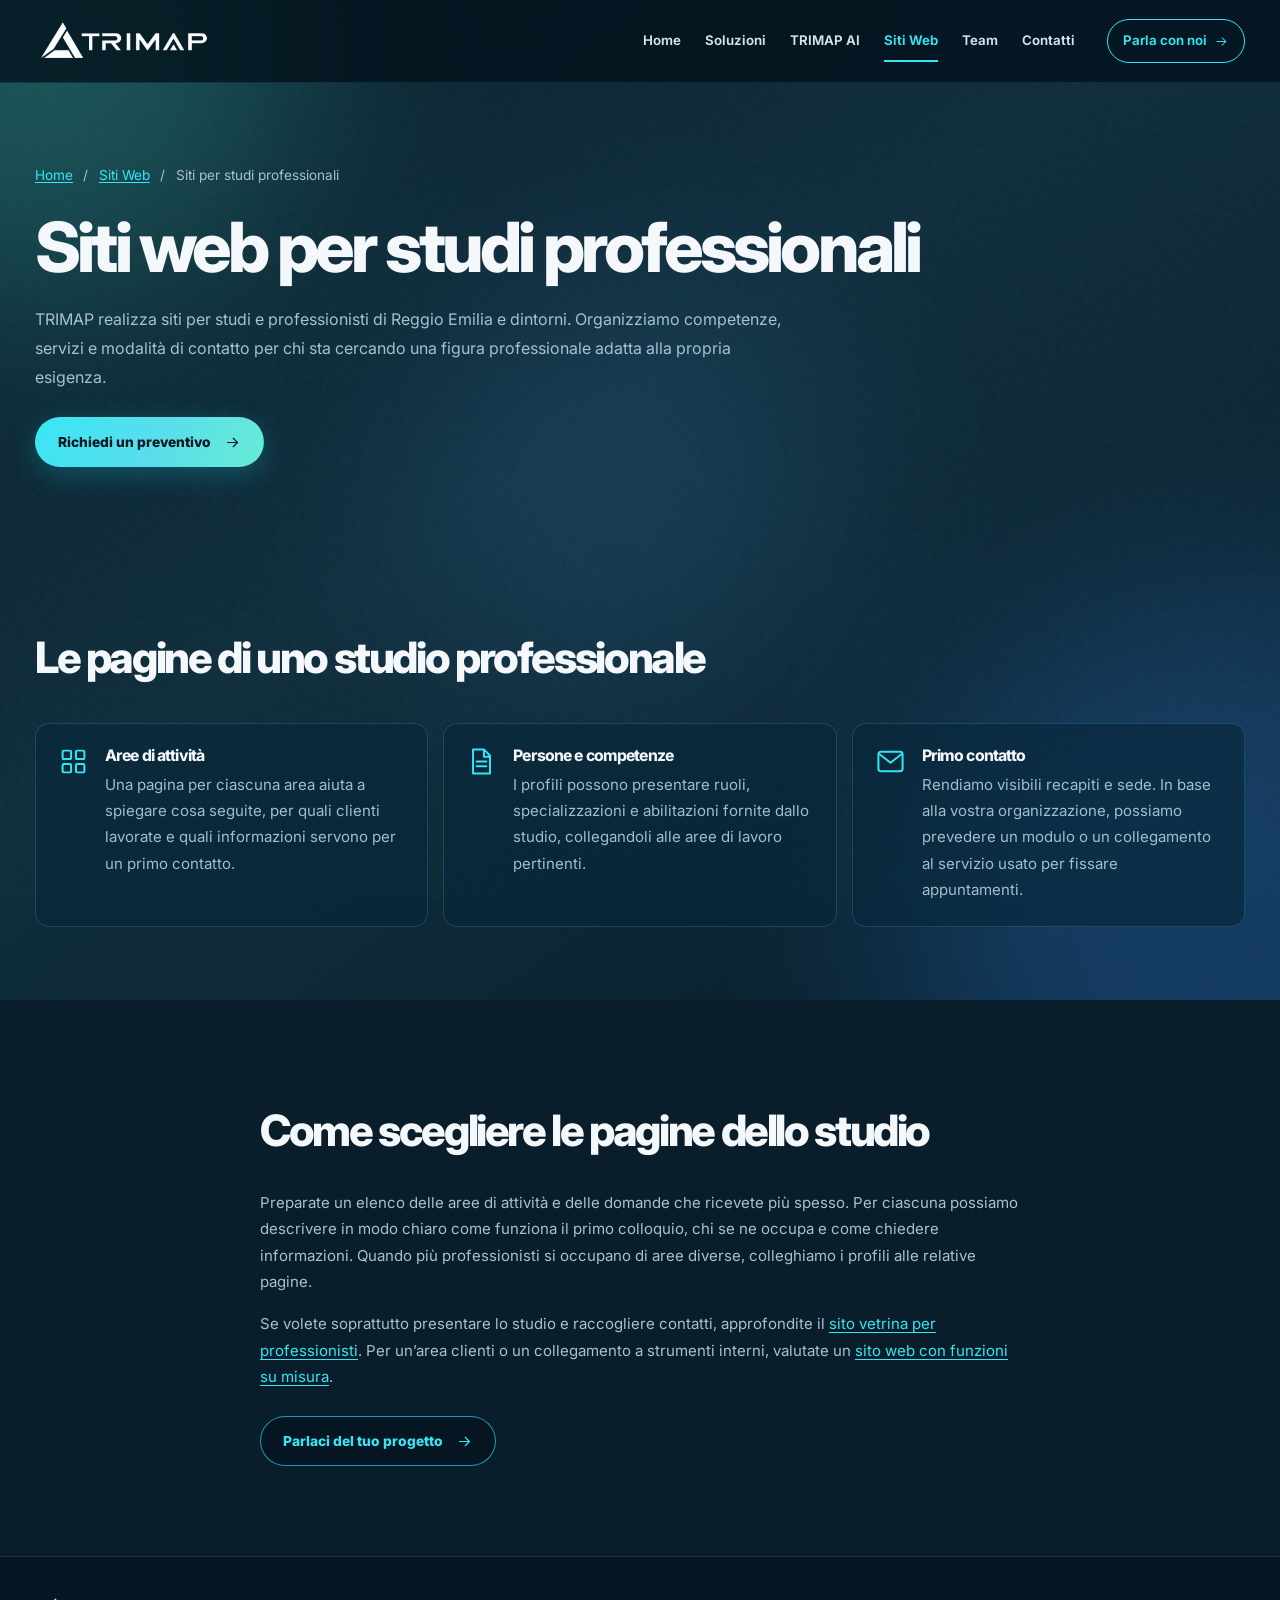
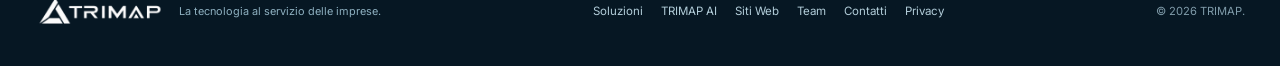
<file: siti-web-per-studi-professionali.html>
<!doctype html>
<html lang="it">
  <head>
    <meta charset="utf-8">
    <meta name="viewport" content="width=device-width, initial-scale=1, viewport-fit=cover">
    <meta name="theme-color" content="#091e2a">
    <title>Siti web per studi professionali | TRIMAP</title>
    <meta name="description" content="Progettiamo siti per studi e professionisti a Reggio Emilia, con pagine per le aree di attività, presentazione del team e richiesta di appuntamento.">
    <link rel="canonical" href="https://trimap.it/siti-web-per-studi-professionali">
    <meta name="robots" content="max-image-preview:large">
    <meta property="og:type" content="website">
    <meta property="og:site_name" content="TRIMAP">
    <meta property="og:locale" content="it_IT">
    <meta property="og:url" content="https://trimap.it/siti-web-per-studi-professionali">
    <meta property="og:title" content="Siti web per studi professionali | TRIMAP">
    <meta property="og:description" content="Progettiamo siti per studi e professionisti a Reggio Emilia, con pagine per le aree di attività, presentazione del team e richiesta di appuntamento.">
    <meta property="og:image" content="https://trimap.it/assets/social-siti-web.jpg">
    <meta property="og:image:type" content="image/jpeg">
    <meta property="og:image:width" content="1200">
    <meta property="og:image:height" content="630">
    <meta property="og:image:alt" content="TRIMAP — Creazione siti web a Reggio Emilia">
    <meta name="twitter:card" content="summary_large_image">
    <link rel="icon" href="assets/triangle-trimap.png">
    <script type="application/ld+json">
      {
        "@context": "https://schema.org",
        "@graph": [
          {
            "@type": "WebPage",
            "@id": "https://trimap.it/siti-web-per-studi-professionali#webpage",
            "url": "https://trimap.it/siti-web-per-studi-professionali",
            "name": "Siti web per studi professionali | TRIMAP",
            "description": "Progettiamo siti per studi e professionisti a Reggio Emilia, con pagine per le aree di attività, presentazione del team e richiesta di appuntamento.",
            "inLanguage": "it-IT",
            "isPartOf": {
              "@id": "https://trimap.it/#website"
            },
            "breadcrumb": {
              "@id": "https://trimap.it/siti-web-per-studi-professionali#breadcrumb"
            },
            "mainEntity": {
              "@id": "https://trimap.it/siti-web-per-studi-professionali#service"
            }
          },
          {
            "@type": "BreadcrumbList",
            "@id": "https://trimap.it/siti-web-per-studi-professionali#breadcrumb",
            "itemListElement": [
              {
                "@type": "ListItem",
                "position": 1,
                "name": "Home",
                "item": "https://trimap.it/"
              },
              {
                "@type": "ListItem",
                "position": 2,
                "name": "Siti Web",
                "item": "https://trimap.it/siti-web"
              },
              {
                "@type": "ListItem",
                "position": 3,
                "name": "Siti per studi professionali",
                "item": "https://trimap.it/siti-web-per-studi-professionali"
              }
            ]
          },
          {
            "@type": "Service",
            "@id": "https://trimap.it/siti-web-per-studi-professionali#service",
            "url": "https://trimap.it/siti-web-per-studi-professionali",
            "name": "Siti web per studi professionali",
            "description": "Progettiamo siti per studi e professionisti a Reggio Emilia, con pagine per le aree di attività, presentazione del team e richiesta di appuntamento.",
            "provider": {
              "@type": "Organization",
              "@id": "https://trimap.it/#organization",
              "name": "TRIMAP",
              "url": "https://trimap.it/"
            },
            "areaServed": {
              "@type": "City",
              "name": "Reggio Emilia"
            }
          }
        ]
      }
    </script>
    <link rel="preconnect" href="https://fonts.googleapis.com">
    <link rel="preconnect" href="https://fonts.gstatic.com" crossorigin>
    <link href="https://fonts.googleapis.com/css2?family=Inter:wght@400;500;600;700;800;900&display=swap" rel="stylesheet">
    <link rel="stylesheet" href="style.css">
    <link rel="stylesheet" href="pagine-servizi.css">
    <script>document.documentElement.classList.add('js')</script>
  </head>
  <body data-page="web-service">
    <svg class="icon-defs" aria-hidden="true" xmlns="http://www.w3.org/2000/svg">
      <symbol id="ic-arrow" viewBox="0 0 24 24"><path d="M5 12h14m-6-6 6 6-6 6"/></symbol>
      <symbol id="ic-grid" viewBox="0 0 24 24"><rect x="3" y="3" width="7" height="7" rx="1"/><rect x="14" y="3" width="7" height="7" rx="1"/><rect x="3" y="14" width="7" height="7" rx="1"/><rect x="14" y="14" width="7" height="7" rx="1"/></symbol>
      <symbol id="ic-file" viewBox="0 0 24 24"><path d="M5 2h9l5 5v15H5zM14 2v6h5M8 12h8m-8 4h8"/></symbol>
      <symbol id="ic-mail" viewBox="0 0 24 24"><rect x="2" y="4" width="20" height="16" rx="2"/><path d="m3 6 9 7 9-7"/></symbol>
      <symbol id="ic-bars" viewBox="0 0 24 24"><path d="M3 7h18M3 12h18M3 17h18"/></symbol>
    </svg>
    <div class="scroll-progress" id="scrollProgress"></div>
    <div class="noise-overlay" aria-hidden="true"></div>
    <div class="animated-background" aria-hidden="true">
      <div class="bg-blob blob-1"></div>
      <div class="bg-blob blob-2"></div>
      <div class="bg-blob blob-3"></div>
    </div>
    <header class="site-header">
      <div class="container nav-wrap">
        <a class="brand" href="index.html" aria-label="TRIMAP — torna alla Home"><img src="assets/trimap-wordmark-web.png" alt="TRIMAP" width="188" height="60"></a>
        <button class="menu-toggle" aria-label="Apri menu" aria-expanded="false" aria-controls="siteNav"><svg class="ico " aria-hidden="true"><use href="#ic-bars"></use></svg></button>
        <nav class="nav" id="siteNav" aria-label="Navigazione principale">
          <a href="index.html" class="" >Home</a>
          <a href="soluzioni.html" class="" >Soluzioni</a>
          <a href="ai.html" class="" >TRIMAP AI</a>
          <a href="siti-web.html" class="active">Siti Web</a>
          <a href="index.html#team" class="" >Team</a>
          <a href="index.html#contatti" class="" >Contatti</a>
          <a href="index.html#contatti" class="nav-cta">Parla con noi <svg class="ico " aria-hidden="true"><use href="#ic-arrow"></use></svg></a>
        </nav>
      </div>
    </header>
    <main>
      <section class="section service-landing-intro">
        <div class="container">
          <nav class="service-breadcrumb" aria-label="Percorso della pagina">
            <a href="index.html">Home</a><span aria-hidden="true">/</span>
            <a href="siti-web.html">Siti Web</a><span aria-hidden="true">/</span>
            <span aria-current="page">Siti per studi professionali</span>
          </nav>
          <h1>Siti web per studi professionali</h1>
          <p class="lead">TRIMAP realizza siti per studi e professionisti di Reggio Emilia e dintorni. Organizziamo competenze, servizi e modalità di contatto per chi sta cercando una figura professionale adatta alla propria esigenza.</p>
          <a class="btn btn-primary" href="siti-web.html#preventivo">Richiedi un preventivo <svg class="ico" aria-hidden="true"><use href="#ic-arrow"></use></svg></a>
        </div>
      </section>
      <section class="section surface-section service-landing-features">
        <div class="container">
          <div class="section-heading"><h2>Le pagine di uno studio professionale</h2></div>
          <div class="features-grid">
            <article class="feature-box">
              <svg class="ico" aria-hidden="true"><use href="#ic-grid"></use></svg>
              <div>
                <h3>Aree di attività</h3>
                <p>Una pagina per ciascuna area aiuta a spiegare cosa seguite, per quali clienti lavorate e quali informazioni servono per un primo contatto.</p>
              </div>
            </article>
            <article class="feature-box">
              <svg class="ico" aria-hidden="true"><use href="#ic-file"></use></svg>
              <div>
                <h3>Persone e competenze</h3>
                <p>I profili possono presentare ruoli, specializzazioni e abilitazioni fornite dallo studio, collegandoli alle aree di lavoro pertinenti.</p>
              </div>
            </article>
            <article class="feature-box">
              <svg class="ico" aria-hidden="true"><use href="#ic-mail"></use></svg>
              <div>
                <h3>Primo contatto</h3>
                <p>Rendiamo visibili recapiti e sede. In base alla vostra organizzazione, possiamo prevedere un modulo o un collegamento al servizio usato per fissare appuntamenti.</p>
              </div>
            </article>
          </div>
        </div>
      </section>
      <section class="section service-landing-detail">
        <div class="container">
          <h2>Come scegliere le pagine dello studio</h2>
          <p>Preparate un elenco delle aree di attività e delle domande che ricevete più spesso. Per ciascuna possiamo descrivere in modo chiaro come funziona il primo colloquio, chi se ne occupa e come chiedere informazioni. Quando più professionisti si occupano di aree diverse, colleghiamo i profili alle relative pagine.</p>
          <p>Se volete soprattutto presentare lo studio e raccogliere contatti, approfondite il <a href="siti-vetrina.html">sito vetrina per professionisti</a>. Per un’area clienti o un collegamento a strumenti interni, valutate un <a href="siti-web-su-misura.html">sito web con funzioni su misura</a>.</p>
          <a class="btn btn-outline" href="siti-web.html#preventivo">Parlaci del tuo progetto <svg class="ico" aria-hidden="true"><use href="#ic-arrow"></use></svg></a>
        </div>
      </section>
    </main>
    <footer class="footer">
      <div class="container footer-wrap">
        <div class="footer-brand"><a href="index.html" aria-label="TRIMAP Home"><img src="assets/trimap-wordmark-web.png" alt="TRIMAP" width="145" height="46"></a><span>La tecnologia al servizio delle imprese.</span></div>
        <div class="footer-links"><a href="soluzioni.html">Soluzioni</a><a href="ai.html">TRIMAP AI</a><a href="siti-web.html">Siti Web</a><a href="index.html#team">Team</a><a href="index.html#contatti">Contatti</a><a href="privacy.html">Privacy</a></div>
        <p>© <span class="year"></span> TRIMAP.</p>
      </div>
    </footer>
    <script src="script.js" defer></script>
  </body>
</html>
</file>
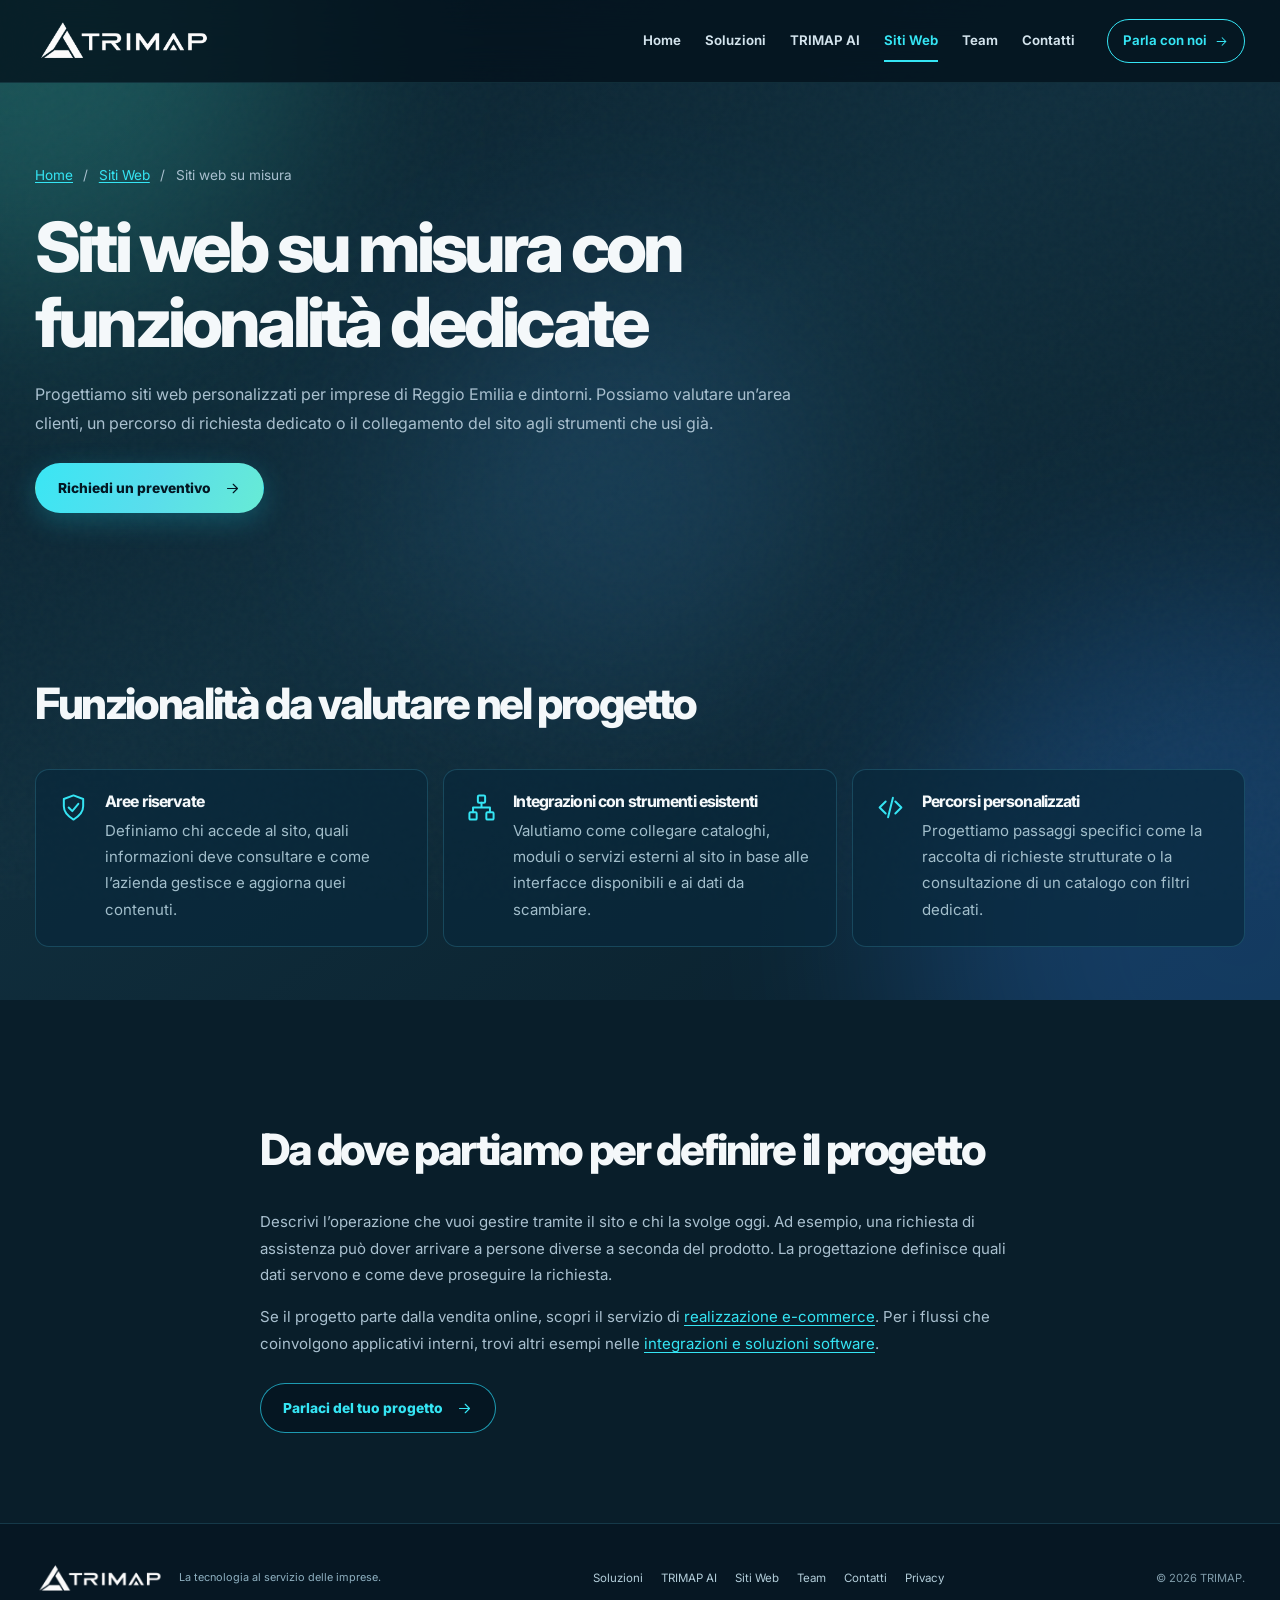
<file: siti-web-su-misura.html>
<!doctype html>
<html lang="it">
  <head>
    <meta charset="utf-8">
    <meta name="viewport" content="width=device-width, initial-scale=1, viewport-fit=cover">
    <meta name="theme-color" content="#091e2a">
    <title>Siti web su misura e integrazioni | TRIMAP</title>
    <meta name="description" content="TRIMAP progetta siti web personalizzati con aree riservate, percorsi dedicati e integrazioni con software e servizi già usati dall’azienda.">
    <link rel="canonical" href="https://trimap.it/siti-web-su-misura">
    <meta name="robots" content="max-image-preview:large">
    <meta property="og:type" content="website">
    <meta property="og:site_name" content="TRIMAP">
    <meta property="og:locale" content="it_IT">
    <meta property="og:url" content="https://trimap.it/siti-web-su-misura">
    <meta property="og:title" content="Siti web su misura e integrazioni | TRIMAP">
    <meta property="og:description" content="TRIMAP progetta siti web personalizzati con aree riservate, percorsi dedicati e integrazioni con software e servizi già usati dall’azienda.">
    <meta property="og:image" content="https://trimap.it/assets/social-siti-web.jpg">
    <meta property="og:image:type" content="image/jpeg">
    <meta property="og:image:width" content="1200">
    <meta property="og:image:height" content="630">
    <meta property="og:image:alt" content="TRIMAP — Creazione siti web a Reggio Emilia">
    <meta name="twitter:card" content="summary_large_image">
    <link rel="icon" href="assets/triangle-trimap.png">
    <script type="application/ld+json">
      {
        "@context": "https://schema.org",
        "@graph": [
          {
            "@type": "WebPage",
            "@id": "https://trimap.it/siti-web-su-misura#webpage",
            "url": "https://trimap.it/siti-web-su-misura",
            "name": "Siti web su misura e integrazioni | TRIMAP",
            "description": "TRIMAP progetta siti web personalizzati con aree riservate, percorsi dedicati e integrazioni con software e servizi già usati dall’azienda.",
            "inLanguage": "it-IT",
            "isPartOf": {
              "@id": "https://trimap.it/#website"
            },
            "breadcrumb": {
              "@id": "https://trimap.it/siti-web-su-misura#breadcrumb"
            },
            "mainEntity": {
              "@id": "https://trimap.it/siti-web-su-misura#service"
            }
          },
          {
            "@type": "BreadcrumbList",
            "@id": "https://trimap.it/siti-web-su-misura#breadcrumb",
            "itemListElement": [
              {
                "@type": "ListItem",
                "position": 1,
                "name": "Home",
                "item": "https://trimap.it/"
              },
              {
                "@type": "ListItem",
                "position": 2,
                "name": "Siti Web",
                "item": "https://trimap.it/siti-web"
              },
              {
                "@type": "ListItem",
                "position": 3,
                "name": "Siti web su misura",
                "item": "https://trimap.it/siti-web-su-misura"
              }
            ]
          },
          {
            "@type": "Service",
            "@id": "https://trimap.it/siti-web-su-misura#service",
            "url": "https://trimap.it/siti-web-su-misura",
            "name": "Siti web su misura con funzionalità dedicate",
            "description": "TRIMAP progetta siti web personalizzati con aree riservate, percorsi dedicati e integrazioni con software e servizi già usati dall’azienda.",
            "provider": {
              "@type": "Organization",
              "@id": "https://trimap.it/#organization",
              "name": "TRIMAP",
              "url": "https://trimap.it/"
            },
            "areaServed": {
              "@type": "City",
              "name": "Reggio Emilia"
            }
          }
        ]
      }
    </script>
    <link rel="preconnect" href="https://fonts.googleapis.com">
    <link rel="preconnect" href="https://fonts.gstatic.com" crossorigin>
    <link href="https://fonts.googleapis.com/css2?family=Inter:wght@400;500;600;700;800;900&display=swap" rel="stylesheet">
    <link rel="stylesheet" href="style.css">
    <link rel="stylesheet" href="pagine-servizi.css">
    <script>document.documentElement.classList.add('js')</script>
  </head>
  <body data-page="web-service">
    <svg class="icon-defs" aria-hidden="true" xmlns="http://www.w3.org/2000/svg">
      <symbol id="ic-arrow" viewBox="0 0 24 24"><path d="M5 12h14m-6-6 6 6-6 6"/></symbol>
      <symbol id="ic-code" viewBox="0 0 24 24"><path d="m8 7-5 5 5 5m8-10 5 5-5 5M14 4l-4 16"/></symbol>
      <symbol id="ic-nodes" viewBox="0 0 24 24"><rect x="9" y="2" width="6" height="6" rx="1"/><rect x="2" y="16" width="6" height="6" rx="1"/><rect x="16" y="16" width="6" height="6" rx="1"/><path d="M12 8v4M5 16v-4h14v4"/></symbol>
      <symbol id="ic-shield" viewBox="0 0 24 24"><path d="M12 2 20 5v6c0 5-3 8-8 11-5-3-8-6-8-11V5z"/><path d="m8 12 3 3 5-6"/></symbol>
      <symbol id="ic-bars" viewBox="0 0 24 24"><path d="M3 7h18M3 12h18M3 17h18"/></symbol>
    </svg>
    <div class="scroll-progress" id="scrollProgress"></div>
    <div class="noise-overlay" aria-hidden="true"></div>
    <div class="animated-background" aria-hidden="true">
      <div class="bg-blob blob-1"></div>
      <div class="bg-blob blob-2"></div>
      <div class="bg-blob blob-3"></div>
    </div>
    <header class="site-header">
      <div class="container nav-wrap">
        <a class="brand" href="index.html" aria-label="TRIMAP — torna alla Home"><img src="assets/trimap-wordmark-web.png" alt="TRIMAP" width="188" height="60"></a>
        <button class="menu-toggle" aria-label="Apri menu" aria-expanded="false" aria-controls="siteNav"><svg class="ico " aria-hidden="true"><use href="#ic-bars"></use></svg></button>
        <nav class="nav" id="siteNav" aria-label="Navigazione principale">
          <a href="index.html" class="" >Home</a>
          <a href="soluzioni.html" class="" >Soluzioni</a>
          <a href="ai.html" class="" >TRIMAP AI</a>
          <a href="siti-web.html" class="active">Siti Web</a>
          <a href="index.html#team" class="" >Team</a>
          <a href="index.html#contatti" class="" >Contatti</a>
          <a href="index.html#contatti" class="nav-cta">Parla con noi <svg class="ico " aria-hidden="true"><use href="#ic-arrow"></use></svg></a>
        </nav>
      </div>
    </header>
    <main>
      <section class="section service-landing-intro">
        <div class="container">
          <nav class="service-breadcrumb" aria-label="Percorso della pagina">
            <a href="index.html">Home</a><span aria-hidden="true">/</span>
            <a href="siti-web.html">Siti Web</a><span aria-hidden="true">/</span>
            <span aria-current="page">Siti web su misura</span>
          </nav>
          <h1>Siti web su misura con funzionalità dedicate</h1>
          <p class="lead">Progettiamo siti web personalizzati per imprese di Reggio Emilia e dintorni. Possiamo valutare un’area clienti, un percorso di richiesta dedicato o il collegamento del sito agli strumenti che usi già.</p>
          <a class="btn btn-primary" href="siti-web.html#preventivo">Richiedi un preventivo <svg class="ico" aria-hidden="true"><use href="#ic-arrow"></use></svg></a>
        </div>
      </section>
      <section class="section surface-section service-landing-features">
        <div class="container">
          <div class="section-heading"><h2>Funzionalità da valutare nel progetto</h2></div>
          <div class="features-grid">
            <article class="feature-box">
              <svg class="ico" aria-hidden="true"><use href="#ic-shield"></use></svg>
              <div>
                <h3>Aree riservate</h3>
                <p>Definiamo chi accede al sito, quali informazioni deve consultare e come l’azienda gestisce e aggiorna quei contenuti.</p>
              </div>
            </article>
            <article class="feature-box">
              <svg class="ico" aria-hidden="true"><use href="#ic-nodes"></use></svg>
              <div>
                <h3>Integrazioni con strumenti esistenti</h3>
                <p>Valutiamo come collegare cataloghi, moduli o servizi esterni al sito in base alle interfacce disponibili e ai dati da scambiare.</p>
              </div>
            </article>
            <article class="feature-box">
              <svg class="ico" aria-hidden="true"><use href="#ic-code"></use></svg>
              <div>
                <h3>Percorsi personalizzati</h3>
                <p>Progettiamo passaggi specifici come la raccolta di richieste strutturate o la consultazione di un catalogo con filtri dedicati.</p>
              </div>
            </article>
          </div>
        </div>
      </section>
      <section class="section service-landing-detail">
        <div class="container">
          <h2>Da dove partiamo per definire il progetto</h2>
          <p>Descrivi l’operazione che vuoi gestire tramite il sito e chi la svolge oggi. Ad esempio, una richiesta di assistenza può dover arrivare a persone diverse a seconda del prodotto. La progettazione definisce quali dati servono e come deve proseguire la richiesta.</p>
          <p>Se il progetto parte dalla vendita online, scopri il servizio di <a href="realizzazione-ecommerce.html">realizzazione e-commerce</a>. Per i flussi che coinvolgono applicativi interni, trovi altri esempi nelle <a href="soluzioni.html#integrazioni">integrazioni e soluzioni software</a>.</p>
          <a class="btn btn-outline" href="siti-web.html#preventivo">Parlaci del tuo progetto <svg class="ico" aria-hidden="true"><use href="#ic-arrow"></use></svg></a>
        </div>
      </section>
    </main>
    <footer class="footer">
      <div class="container footer-wrap">
        <div class="footer-brand"><a href="index.html" aria-label="TRIMAP Home"><img src="assets/trimap-wordmark-web.png" alt="TRIMAP" width="145" height="46"></a><span>La tecnologia al servizio delle imprese.</span></div>
        <div class="footer-links"><a href="soluzioni.html">Soluzioni</a><a href="ai.html">TRIMAP AI</a><a href="siti-web.html">Siti Web</a><a href="index.html#team">Team</a><a href="index.html#contatti">Contatti</a><a href="privacy.html">Privacy</a></div>
        <p>© <span class="year"></span> TRIMAP.</p>
      </div>
    </footer>
    <script src="script.js" defer></script>
  </body>
</html>
</file>
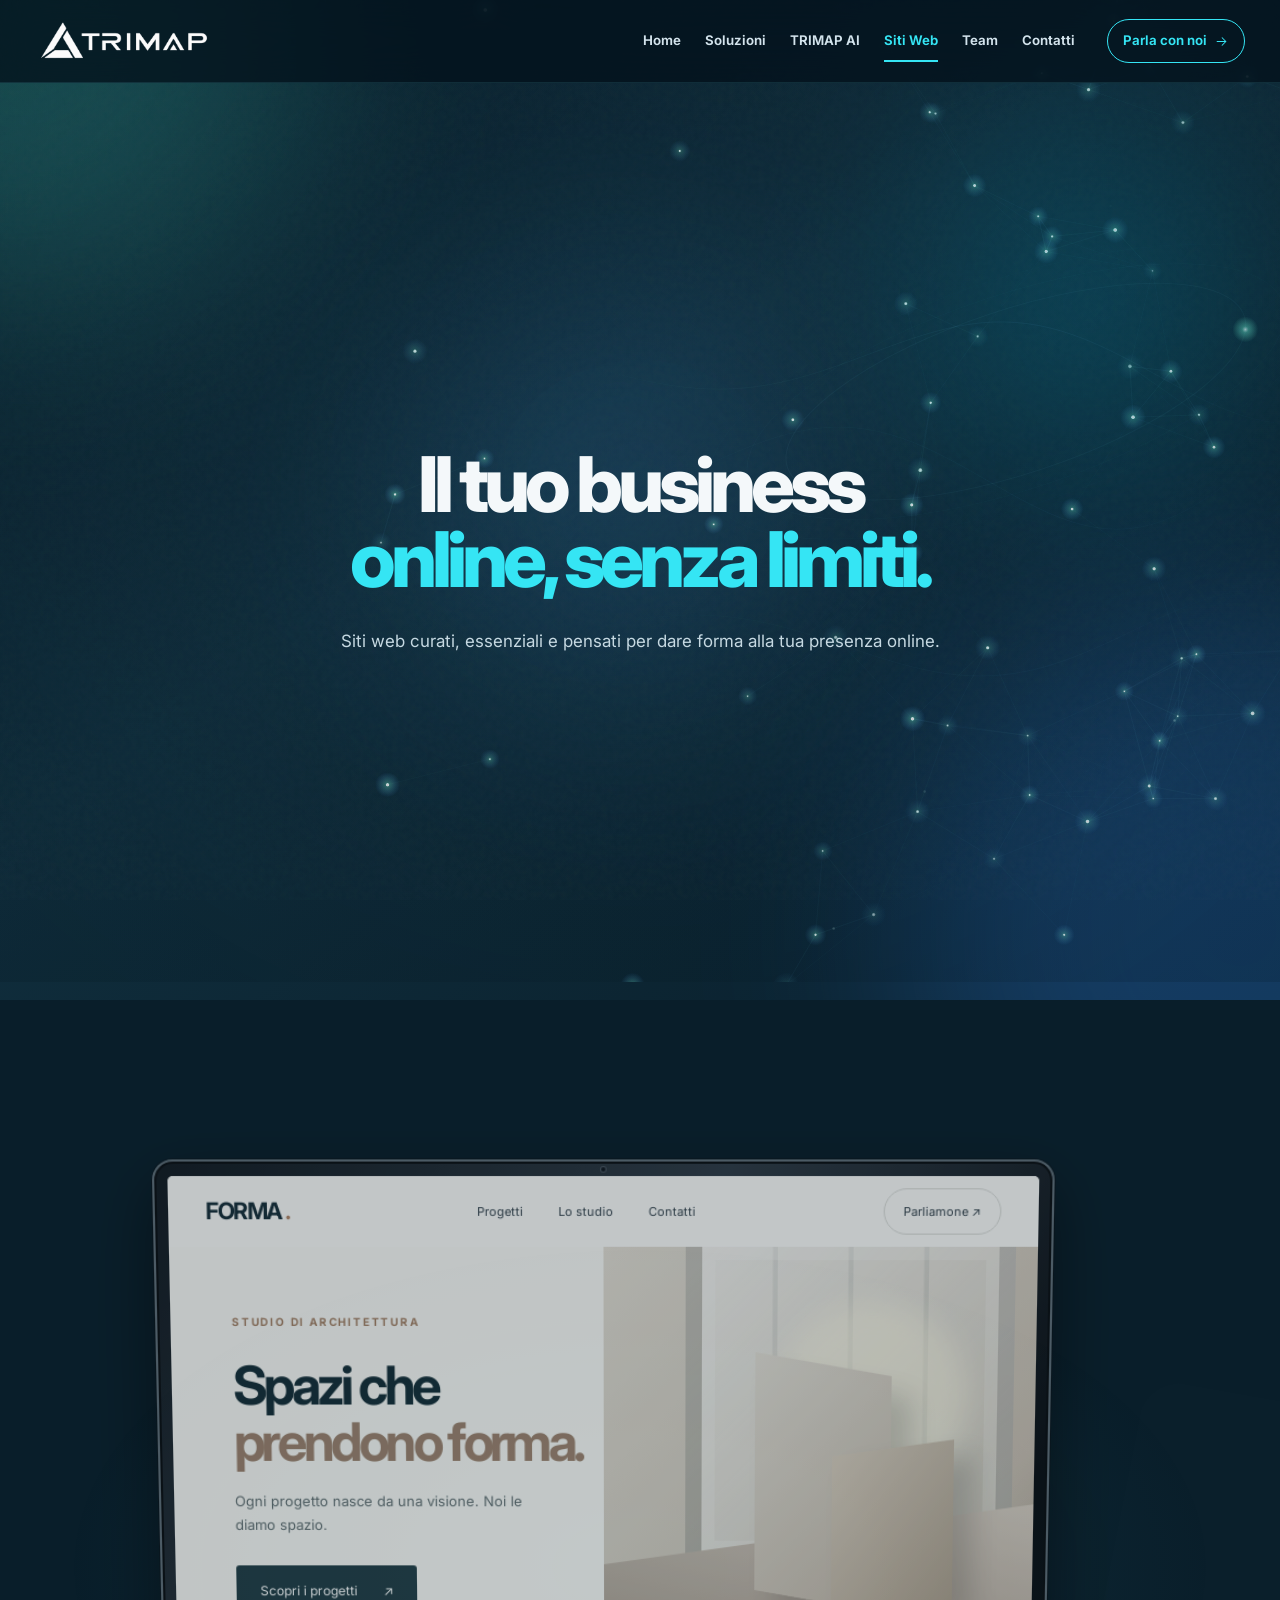
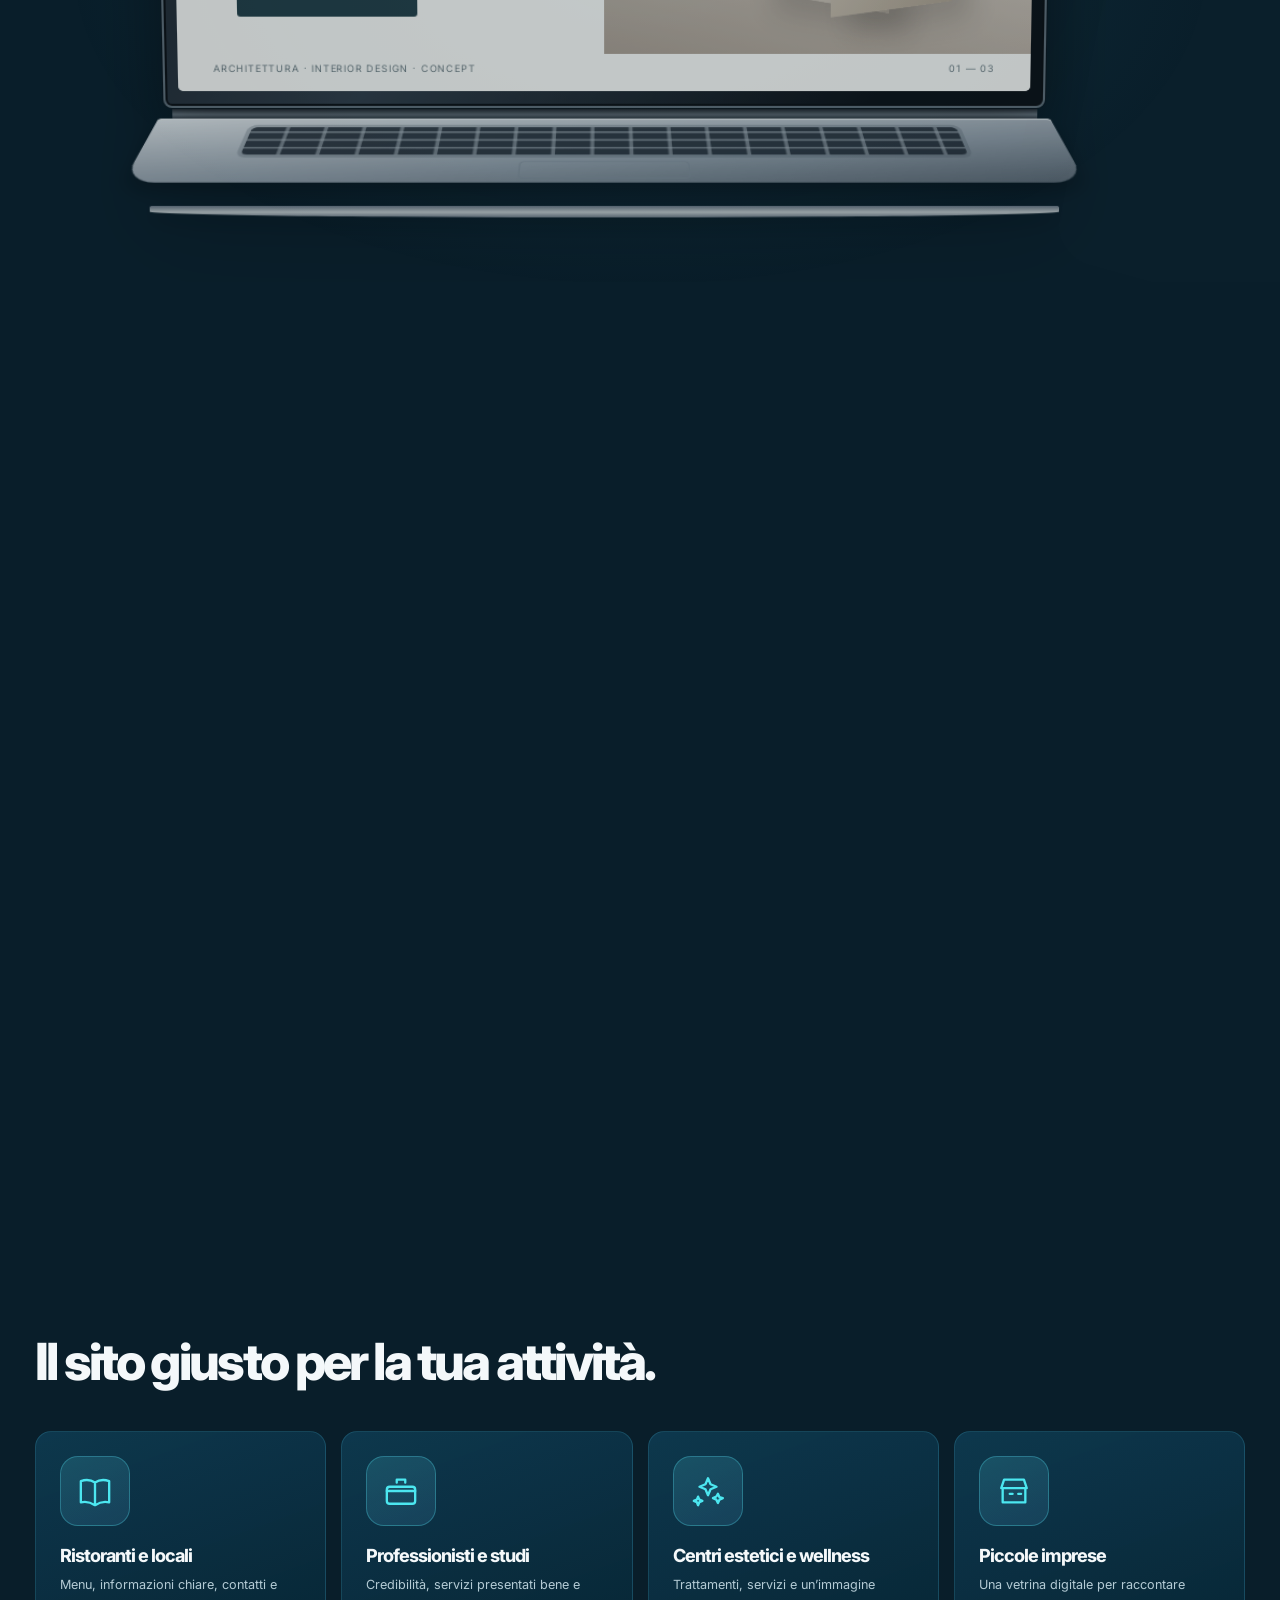
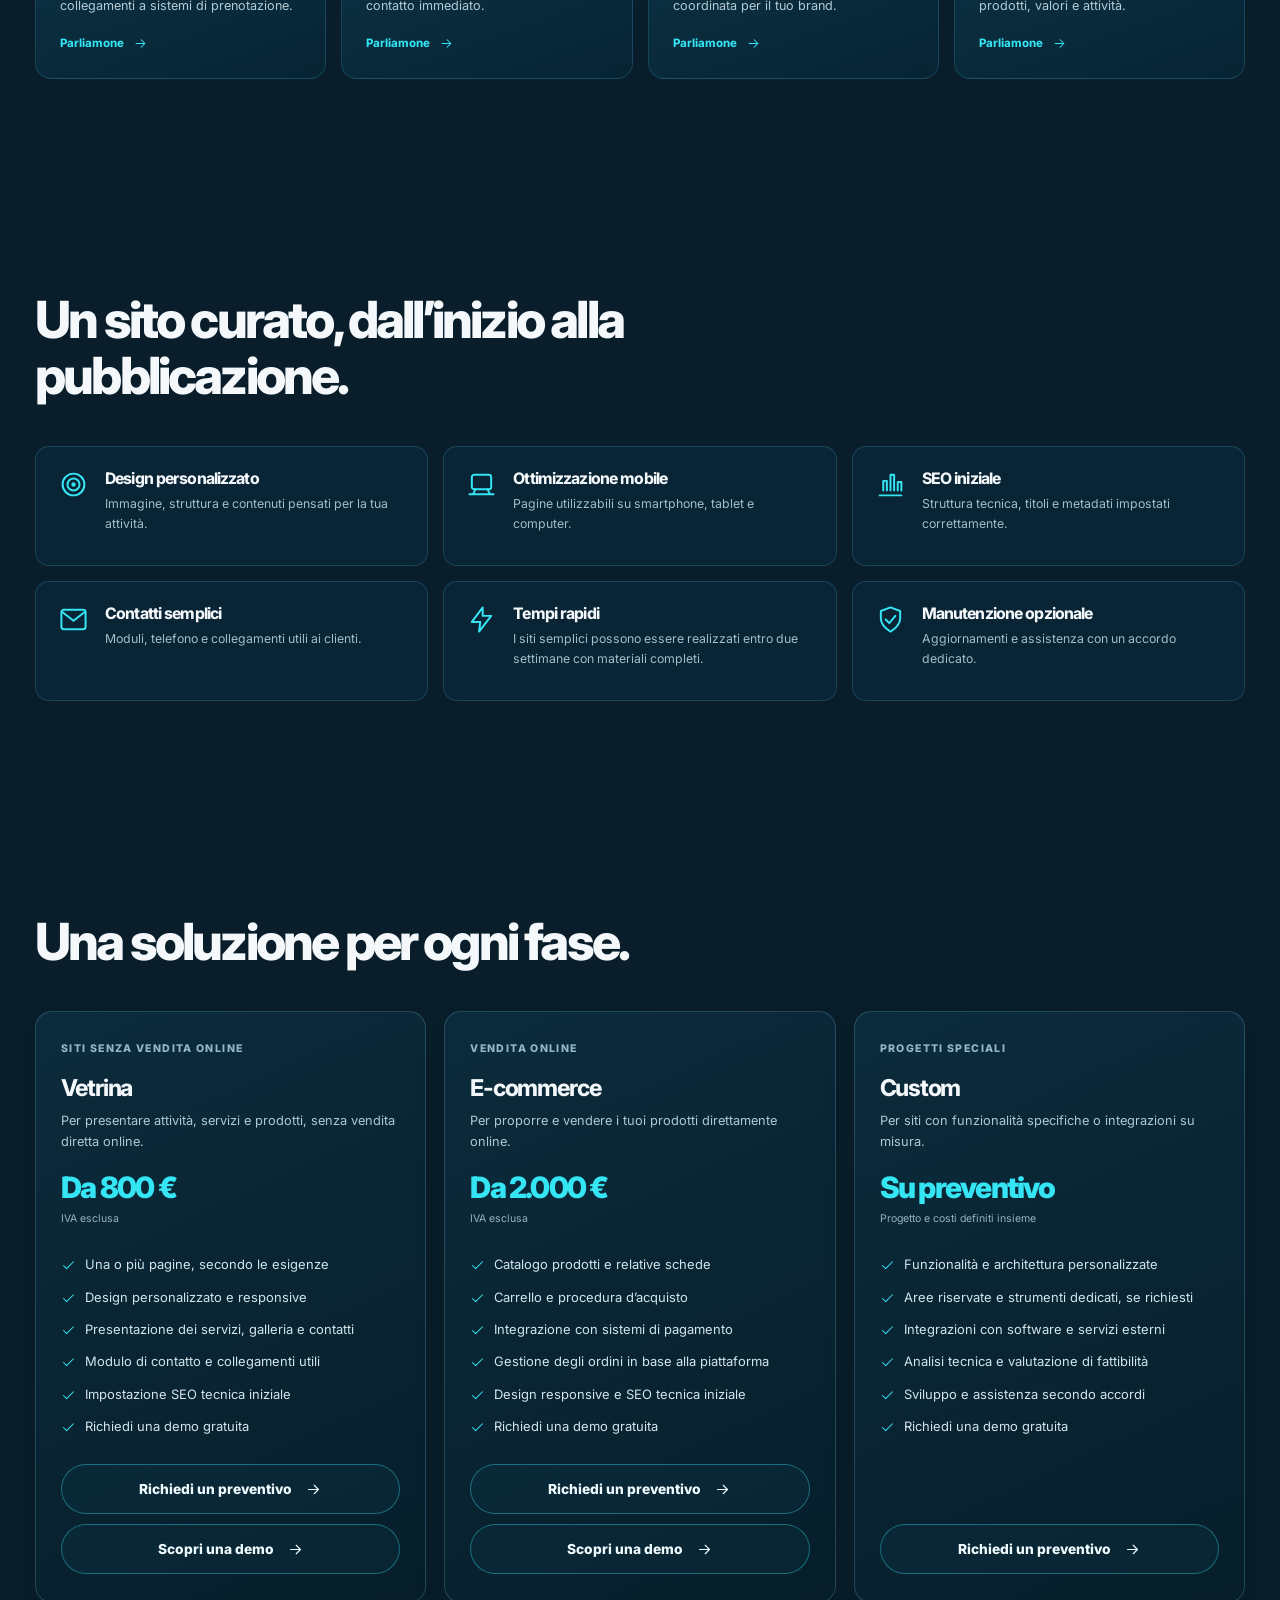
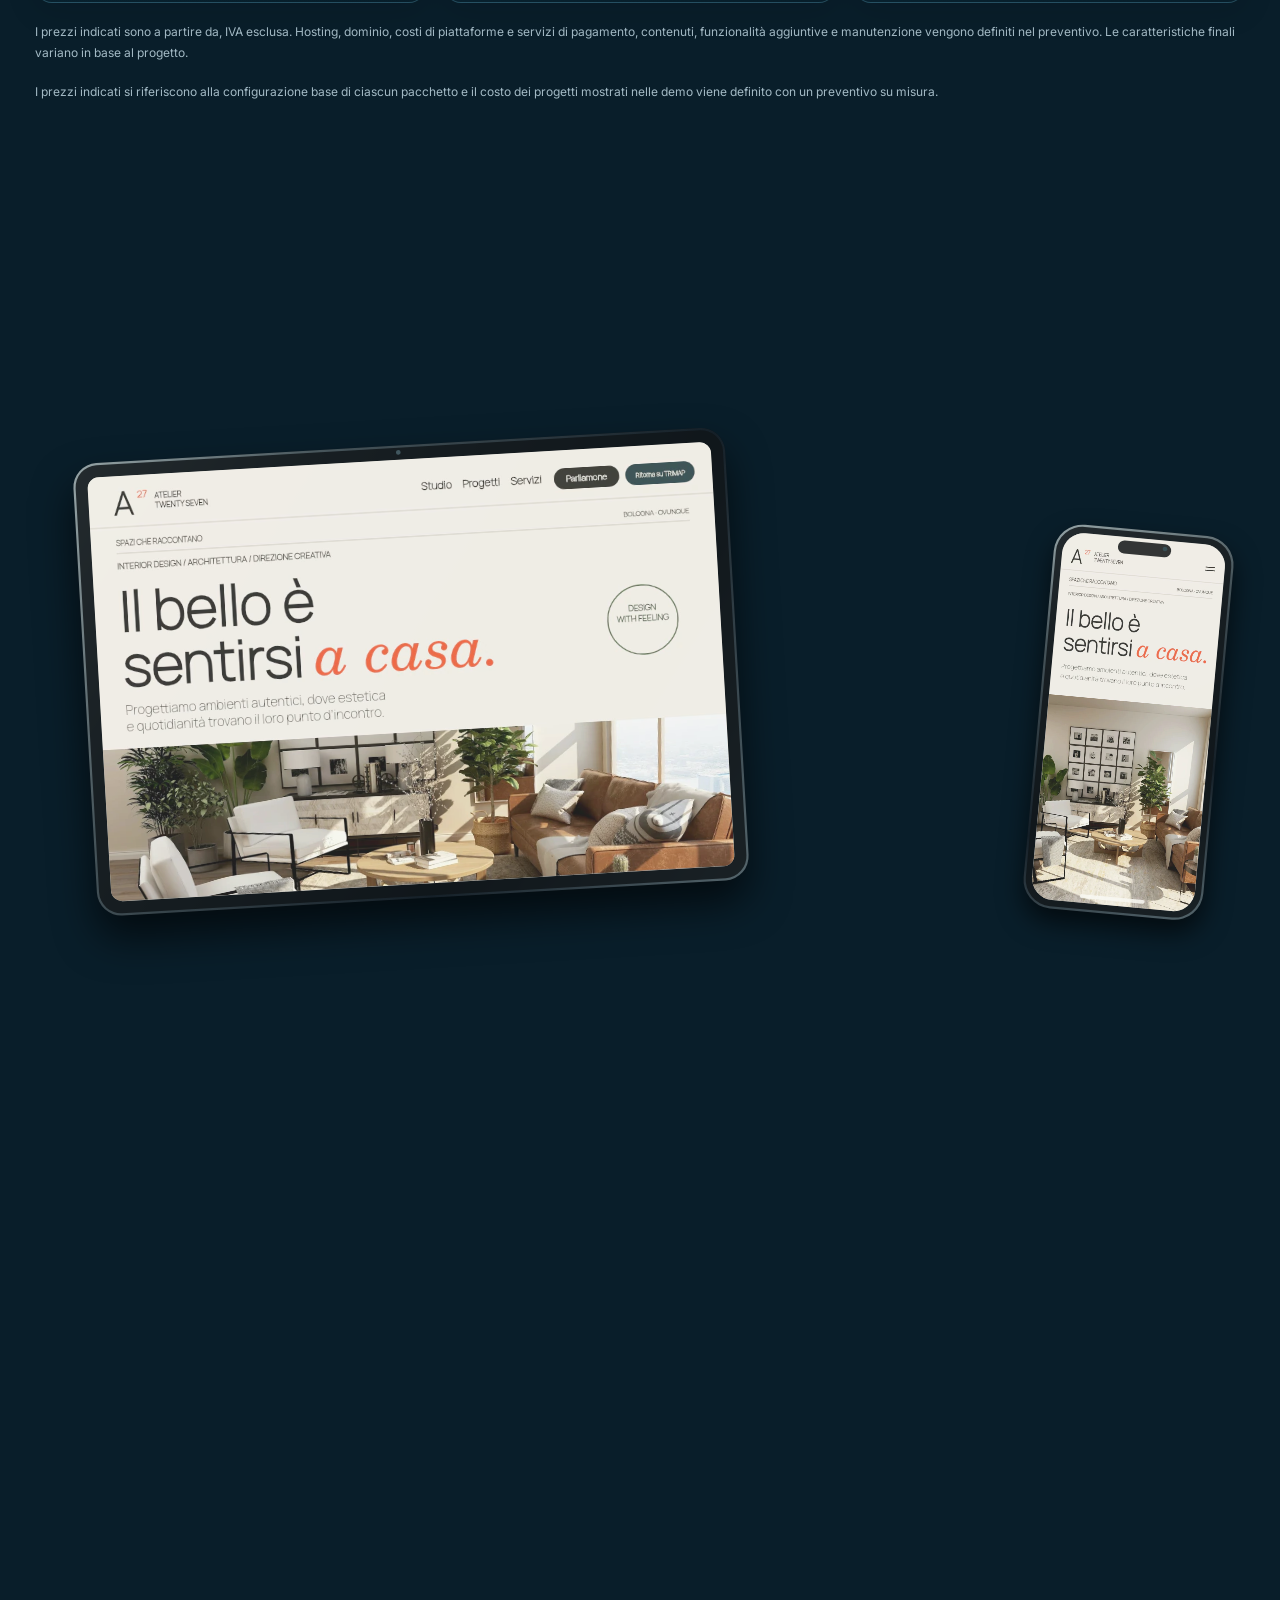
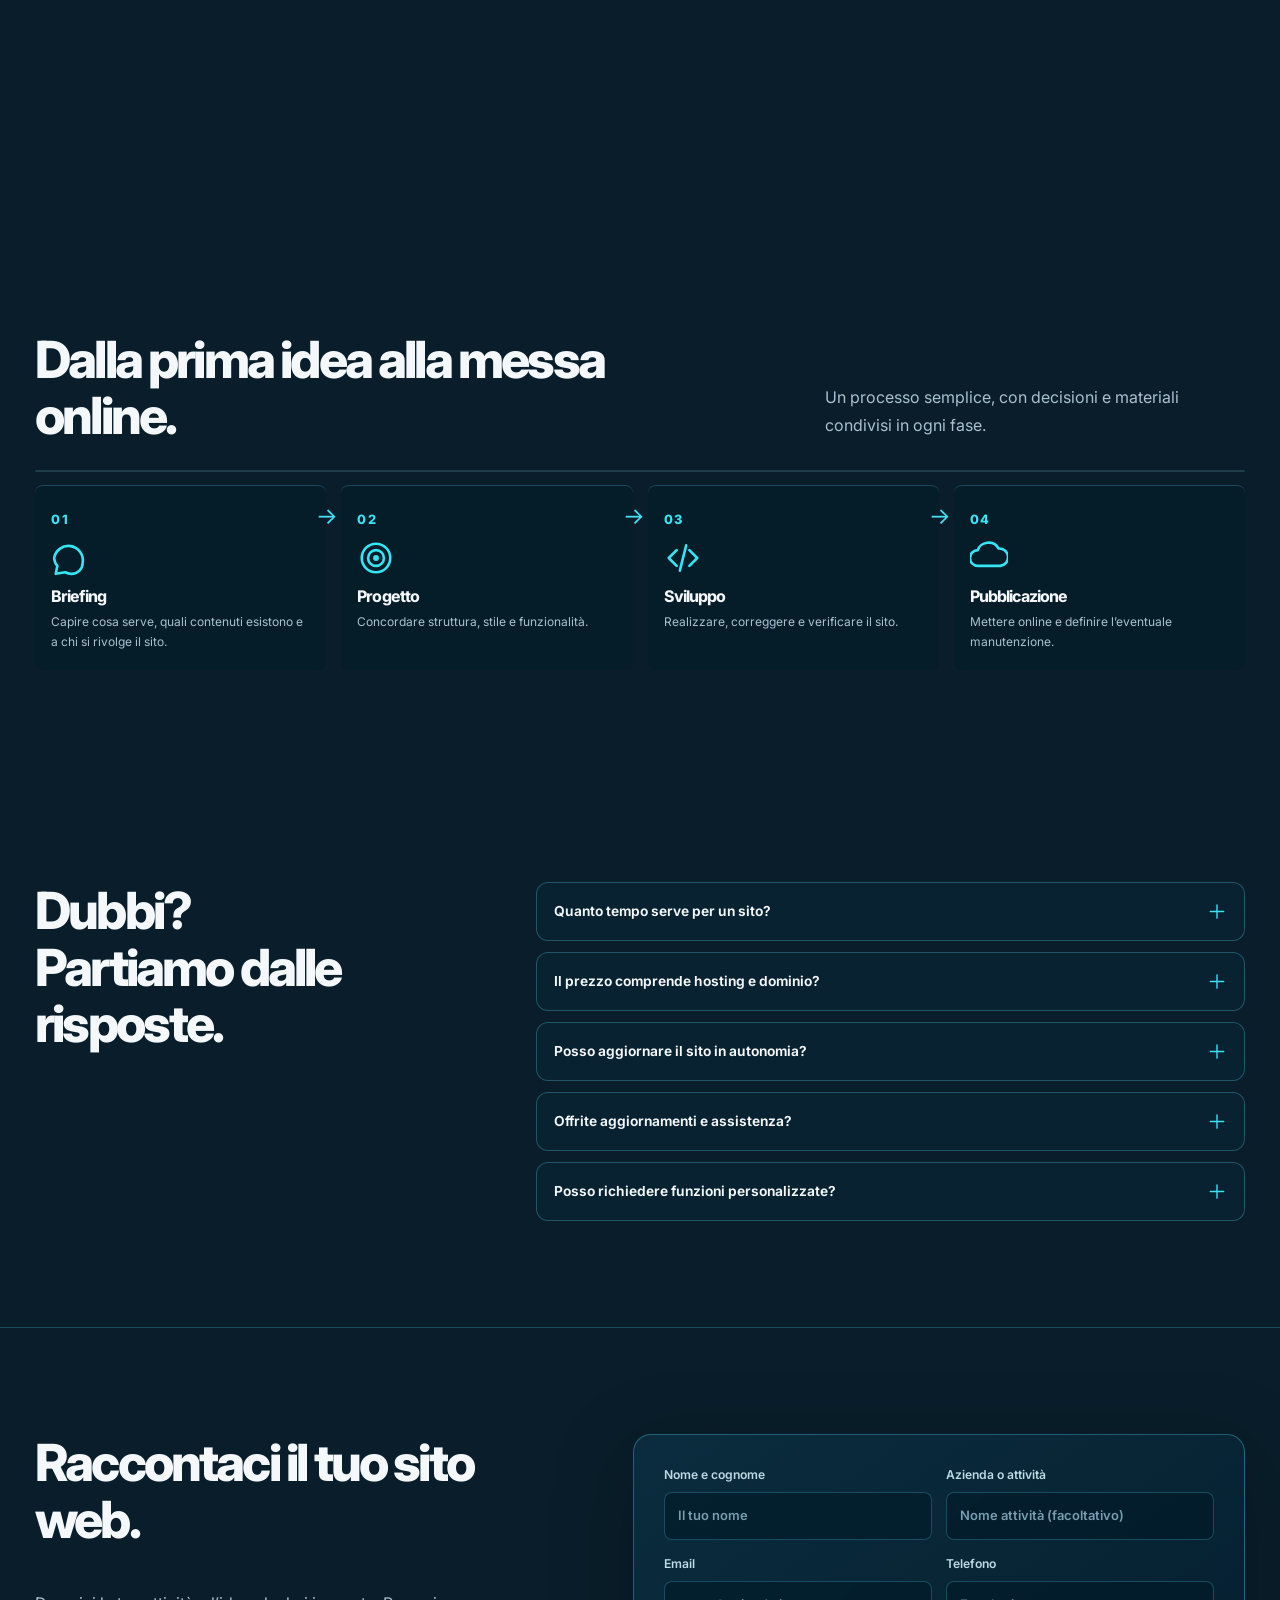
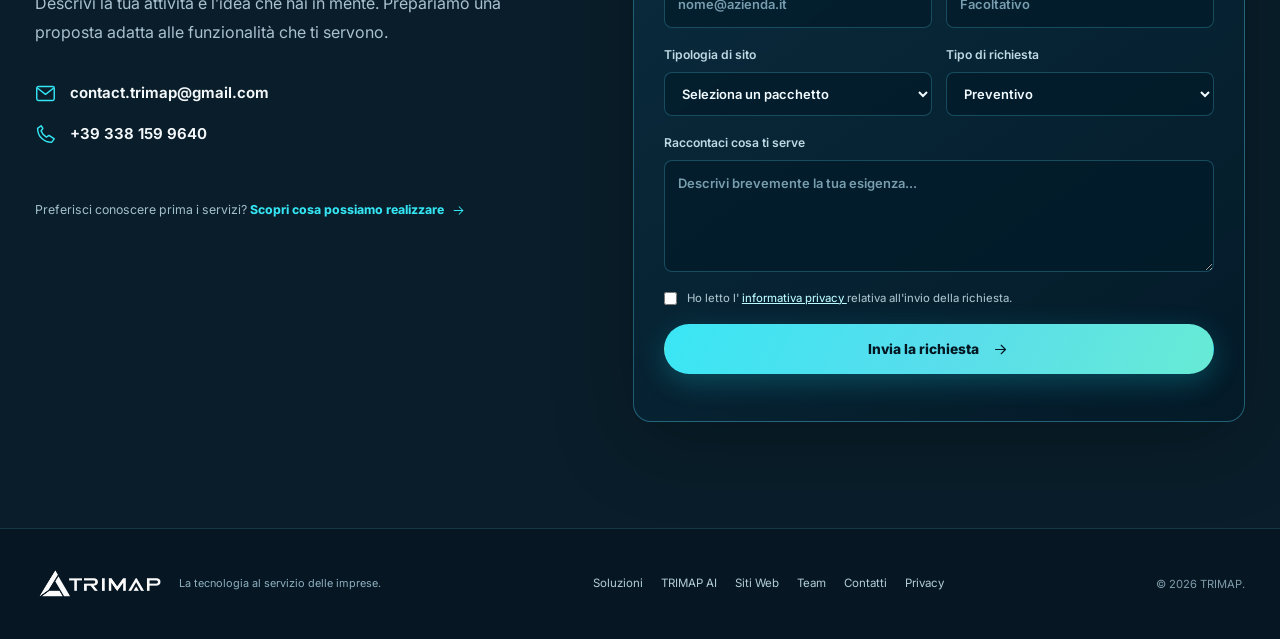
<file: siti-web.html>
<!DOCTYPE html>
<html lang="it">
 <head>
  <meta charset="utf-8"/>
  <meta content="width=device-width, initial-scale=1, viewport-fit=cover" name="viewport"/>
  <meta content="#091e2a" name="theme-color"/>
  <title>
   Realizzazione siti web professionali | TRIMAP
  </title>
  <meta name="description" content="Realizziamo siti web a Reggio Emilia e dintorni. Siti vetrina da 800 € ed e-commerce da 2.000 €, IVA esclusa. Confronta i pacchetti e chiedi un preventivo.">
  <link rel="canonical" href="https://trimap.it/siti-web">
  <meta name="robots" content="max-image-preview:large">
  <meta property="og:type" content="website">
  <meta property="og:site_name" content="TRIMAP">
  <meta property="og:locale" content="it_IT">
  <meta property="og:url" content="https://trimap.it/siti-web">
  <meta property="og:title" content="Creazione siti web a Reggio Emilia | TRIMAP">
  <meta property="og:description" content="Realizziamo siti web a Reggio Emilia e dintorni. Siti vetrina da 800 € ed e-commerce da 2.000 €, IVA esclusa. Confronta i pacchetti e chiedi un preventivo.">
  <meta property="og:image" content="https://trimap.it/assets/social-siti-web.jpg">
  <meta property="og:image:type" content="image/jpeg">
  <meta property="og:image:width" content="1200">
  <meta property="og:image:height" content="630">
  <meta property="og:image:alt" content="TRIMAP — Creazione siti web a Reggio Emilia">
  <meta name="twitter:card" content="summary_large_image">
  <link href="assets/triangle-trimap.png" rel="icon"/>
  <script type="application/ld+json">
    {
      "@context": "https://schema.org",
      "@graph": [
        {
          "@type": "WebPage",
          "@id": "https://trimap.it/siti-web#webpage",
          "url": "https://trimap.it/siti-web",
          "name": "Realizzazione siti web professionali | TRIMAP",
          "description": "Realizziamo siti web a Reggio Emilia e dintorni. Siti vetrina da 800 € ed e-commerce da 2.000 €, IVA esclusa. Confronta i pacchetti e chiedi un preventivo.",
          "isPartOf": {
            "@id": "https://trimap.it/#website"
          },
          "inLanguage": "it-IT",
          "breadcrumb": {
            "@id": "https://trimap.it/siti-web#breadcrumb"
          },
          "mainEntity": {
            "@id": "https://trimap.it/siti-web#service"
          }
        },
        {
          "@type": "BreadcrumbList",
          "@id": "https://trimap.it/siti-web#breadcrumb",
          "itemListElement": [
            {
              "@type": "ListItem",
              "position": 1,
              "name": "Home",
              "item": "https://trimap.it/"
            },
            {
              "@type": "ListItem",
              "position": 2,
              "name": "Siti Web",
              "item": "https://trimap.it/siti-web"
            }
          ]
        },
        {
          "@type": "Service",
          "@id": "https://trimap.it/siti-web#service",
          "url": "https://trimap.it/siti-web",
          "name": "Creazione di siti web",
          "description": "Realizziamo siti web a Reggio Emilia e dintorni. Siti vetrina da 800 € ed e-commerce da 2.000 €, IVA esclusa. Confronta i pacchetti e chiedi un preventivo.",
          "provider": {
            "@type": "Organization",
            "@id": "https://trimap.it/#organization",
            "name": "TRIMAP",
            "url": "https://trimap.it/"
          },
          "areaServed": {
            "@type": "City",
            "name": "Reggio Emilia"
          }
        }
      ]
    }
  </script>
  <link href="https://fonts.googleapis.com" rel="preconnect"/>
  <link crossorigin="" href="https://fonts.gstatic.com" rel="preconnect"/>
  <link href="https://fonts.googleapis.com/css2?family=Inter:wght@400;500;600;700;800;900&amp;display=swap" rel="stylesheet"/>
  <link href="style.css?v=trimap20261029b" rel="stylesheet"/>
  <link href="atelier-demo.css?v=4" rel="stylesheet"/>
  <style>
   #pacchetti .pricing-actions {
    display: grid;
    gap: 10px;
    margin-top: auto;
   }

   #pacchetti .pricing-actions .btn {
    margin-top: 0;
    text-align: center;
   }
  </style>
  <script>
   document.documentElement.classList.add('js')
  </script>
 </head>
 <body data-page="web">
  <svg aria-hidden="true" class="icon-defs" xmlns="http://www.w3.org/2000/svg">
   <symbol id="ic-arrow" viewbox="0 0 24 24">
    <path d="M5 12h14m-6-6 6 6-6 6">
    </path>
   </symbol>
   <symbol id="ic-laptop" viewbox="0 0 24 24">
    <rect height="12" rx="2" width="16" x="4" y="4">
    </rect>
    <path d="M2 20h20m-15-4-2 4m12-4 2 4">
    </path>
   </symbol>
   <symbol id="ic-brain" viewbox="0 0 24 24">
    <path d="M12 19c-3 3-8 0-8-4a4 4 0 0 1 .7-6.7A4.5 4.5 0 0 1 12 4v15Zm0-15a4.5 4.5 0 0 1 7.3 4.3A4 4 0 0 1 20 15c0 4-5 7-8 4">
    </path>
    <path d="M8 8c2 0 3 1 4 3m-6 4c2-2 4-2 6-1m4-6c-2 0-3 1-4 3m6 4c-2-2-4-2-6-1">
    </path>
   </symbol>
   <symbol id="ic-code" viewbox="0 0 24 24">
    <path d="m8 7-5 5 5 5m8-10 5 5-5 5M14 4l-4 16">
    </path>
   </symbol>
   <symbol id="ic-grid" viewbox="0 0 24 24">
    <rect height="7" rx="1" width="7" x="3" y="3">
    </rect>
    <rect height="7" rx="1" width="7" x="14" y="3">
    </rect>
    <rect height="7" rx="1" width="7" x="3" y="14">
    </rect>
    <rect height="7" rx="1" width="7" x="14" y="14">
    </rect>
   </symbol>
   <symbol id="ic-nodes" viewbox="0 0 24 24">
    <rect height="6" rx="1" width="6" x="9" y="2">
    </rect>
    <rect height="6" rx="1" width="6" x="2" y="16">
    </rect>
    <rect height="6" rx="1" width="6" x="16" y="16">
    </rect>
    <path d="M12 8v4M5 16v-4h14v4">
    </path>
   </symbol>
   <symbol id="ic-file" viewbox="0 0 24 24">
    <path d="M5 2h9l5 5v15H5zM14 2v6h5M8 12h8m-8 4h8">
    </path>
   </symbol>
   <symbol id="ic-target" viewbox="0 0 24 24">
    <circle cx="12" cy="12" r="9">
    </circle>
    <circle cx="12" cy="12" r="5">
    </circle>
    <circle cx="12" cy="12" r="1">
    </circle>
   </symbol>
   <symbol id="ic-shield" viewbox="0 0 24 24">
    <path d="M12 2 20 5v6c0 5-3 8-8 11-5-3-8-6-8-11V5z">
    </path>
    <path d="m8 12 3 3 5-6">
    </path>
   </symbol>
   <symbol id="ic-chart" viewbox="0 0 24 24">
    <path d="M3 21h18M6 17V9h3v8m3 0V4h3v13m3 0v-7h3v7">
    </path>
   </symbol>
   <symbol id="ic-check" viewbox="0 0 24 24">
    <path d="m4 12 5 5L20 6">
    </path>
   </symbol>
   <symbol id="ic-chat" viewbox="0 0 24 24">
    <path d="M20 15a7 7 0 0 1-7 7 8 8 0 0 1-4-1l-6 1 1-5a8 8 0 0 1-2-5 9 9 0 1 1 18 3z">
    </path>
   </symbol>
   <symbol id="ic-settings" viewbox="0 0 24 24">
    <path d="M10 2h4l1 3 3 1 3-1 2 4-2 2v2l2 2-2 4-3-1-3 1-1 3h-4l-1-3-3-1-3 1-2-4 2-2v-2L1 9l2-4 3 1 3-1z">
    </path>
    <circle cx="12" cy="12" r="3">
    </circle>
   </symbol>
   <symbol id="ic-bolt" viewbox="0 0 24 24">
    <path d="m13 2-9 12h7l-1 8 10-13h-7z">
    </path>
   </symbol>
   <symbol id="ic-cloud" viewbox="0 0 24 24">
    <path d="M5 17a5 5 0 0 1 0-10c1-5 10-7 13-1a5 5 0 1 1 1 11H5z">
    </path>
   </symbol>
   <symbol id="ic-mail" viewbox="0 0 24 24">
    <rect height="16" rx="2" width="20" x="2" y="4">
    </rect>
    <path d="m3 6 9 7 9-7">
    </path>
   </symbol>
   <symbol id="ic-phone" viewbox="0 0 24 24">
    <path d="M7 2 3 5c0 9 7 16 16 16l3-4-6-4-3 2c-3-2-5-4-6-7l2-3z">
    </path>
   </symbol>
   <symbol id="ic-plus" viewbox="0 0 24 24">
    <path d="M12 4v16M4 12h16">
    </path>
   </symbol>
   <symbol id="ic-bars" viewbox="0 0 24 24">
    <path d="M3 7h18M3 12h18M3 17h18">
    </path>
   </symbol>
   <symbol id="ic-book" viewbox="0 0 24 24">
    <path d="M12 6c-3-2-7-2-10-1v15c4-1 7 0 10 2 3-2 6-3 10-2V5c-3-1-7-1-10 1zm0 0v16">
    </path>
   </symbol>
   <symbol id="ic-briefcase" viewbox="0 0 24 24">
    <path d="M9 6V4h6v2m-11 3h16a2 2 0 0 1 2 2v8a2 2 0 0 1-2 2H4a2 2 0 0 1-2-2v-8a2 2 0 0 1 2-2z">
    </path>
    <path d="M2 12h20">
    </path>
   </symbol>
   <symbol id="ic-sparkles" viewbox="0 0 24 24">
    <path d="m12 3 1.8 4.2L18 9l-4.2 1.8L12 15l-1.8-4.2L6 9l4.2-1.8ZM5 16l.9 2.1L8 19l-2.1.9L5 22l-.9-2.1L2 19l2.1-.9ZM19 14l1.1 2.4L22.5 17l-2.4 1.1L19 20.5l-1.1-2.4L15.5 17l2.4-1.1Z">
    </path>
   </symbol>
   <symbol id="ic-store" viewbox="0 0 24 24">
    <path d="M4 10h16v10H4z">
    </path>
    <path d="M3 10 5 4h14l2 6M9 14h2m4 0h2">
    </path>
   </symbol>
  </svg>
  <div aria-label="Caricamento TRIMAP" class="page-loader" id="pageLoader">
   <svg aria-hidden="true" class="trimap-loader" viewbox="0 0 240 220">
    <path class="triangle-piece piece-1" d="M20 200 L108 20 L132 60 L70 175 Z">
    </path>
    <path class="triangle-piece piece-2" d="M122 62 L146 45 L220 200 L180 200 Z">
    </path>
    <path class="triangle-piece piece-3" d="M42 200 L72 174 L169 174 L182 200 Z">
    </path>
   </svg>
   <p>
    TRIMAP
    <span>
     Digital solutions
    </span>
   </p>
  </div>
  <div class="scroll-progress" id="scrollProgress">
  </div>
  <div aria-hidden="true" class="noise-overlay">
  </div>
  <div aria-hidden="true" class="animated-background">
   <div class="bg-blob blob-1">
   </div>
   <div class="bg-blob blob-2">
   </div>
   <div class="bg-blob blob-3">
   </div>
  </div>
  <header class="site-header">
   <div class="container nav-wrap">
    <a aria-label="TRIMAP &mdash; torna alla Home" class="brand" href="index.html">
     <img alt="TRIMAP" height="60" src="assets/logo-trimap.png" width="188"/>
    </a>
    <button aria-controls="siteNav" aria-expanded="false" aria-label="Apri menu" class="menu-toggle">
     <svg aria-hidden="true" class="ico">
      <use href="#ic-bars">
      </use>
     </svg>
    </button>
    <nav aria-label="Navigazione principale" class="nav" id="siteNav">
     <a class="" href="index.html">
      Home
     </a>
     <a class="" href="soluzioni.html">
      Soluzioni
     </a>
     <a class="" href="ai.html">
      TRIMAP AI
     </a>
     <a aria-current="page" class="active" href="siti-web.html">
      Siti Web
     </a>
     <a class="" href="index.html#team">
      Team
     </a>
     <a class="" href="index.html#contatti">
      Contatti
     </a>
     <a class="nav-cta" href="index.html#contatti">
      Parla con noi
      <svg aria-hidden="true" class="ico">
       <use href="#ic-arrow">
       </use>
      </svg>
     </a>
    </nav>
   </div>
  </header>
  <main>
   <section class="hero subhero web-hero">
    <div class="hero-tech-bg">
     <canvas id="heroCanvas">
     </canvas>
     <div class="hero-mesh-glow hero-mesh-glow-a">
     </div>
    </div>
    <div class="hero-tech-overlay">
    </div>
    <div class="container subhero-grid">
     <div class="hero-content">
      <h1>
       Il tuo business
       <span>
        online, senza limiti.
       </span>
      </h1>
      <p class="hero-copy">
       Siti web curati, essenziali e pensati per dare forma alla tua presenza online.
      </p>
     </div>
    </div>
   </section>
   <section aria-label="Esempio di sito web su computer e smartphone" class="web-device-story" id="web-device-story">
    <div class="web-device-sticky">
     <div class="web-device-stage">
      <div class="web-device-laptop">
       <div class="web-laptop-lid">
        <div aria-hidden="true" class="web-laptop-camera">
        </div>
        <div class="web-laptop-screen">
         <div class="web-demo-nav">
          <strong>
           FORMA
           <span>
            .
           </span>
          </strong>
          <div class="web-demo-links">
           <span>
            Progetti
           </span>
           <span>
            Lo studio
           </span>
           <span>
            Contatti
           </span>
          </div>
          <span class="web-demo-nav-cta">
           Parliamone &nearrow;
          </span>
         </div>
         <div class="web-demo-layout">
          <div class="web-demo-copy">
           <span class="web-demo-kicker">
            STUDIO DI ARCHITETTURA
           </span>
           <h2>
            Spazi che
            <br/>
            <em>
             prendono forma.
            </em>
           </h2>
           <p>
            Ogni progetto nasce da una visione. Noi le diamo spazio.
           </p>
           <span class="web-demo-button">
            Scopri i progetti
            <span>
             &nearrow;
            </span>
           </span>
          </div>
          <div aria-hidden="true" class="web-demo-art">
           <div class="web-art-window">
           </div>
           <div class="web-art-plinth">
           </div>
           <div class="web-art-sun">
           </div>
           <div class="web-art-block web-art-block-a">
           </div>
           <div class="web-art-block web-art-block-b">
           </div>
          </div>
         </div>
         <div class="web-demo-bottom">
          <span>
           ARCHITETTURA &middot; INTERIOR DESIGN &middot; CONCEPT
          </span>
          <span>
           01 &mdash; 03
          </span>
         </div>
        </div>
       </div>
       <div class="web-laptop-hinge">
       </div>
       <div class="web-laptop-base">
        <div class="web-laptop-keyboard">
        </div>
        <div class="web-laptop-trackpad">
        </div>
       </div>
       <div class="web-laptop-edge">
       </div>
      </div>
      <div class="web-device-phone">
       <div aria-hidden="true" class="web-phone-speaker">
       </div>
       <div class="web-phone-screen">
        <div class="web-phone-nav">
         <strong>
          FORMA
          <span>
           .
          </span>
         </strong>
         <span class="web-phone-burger">
          ☰
         </span>
        </div>
        <div aria-hidden="true" class="web-phone-art">
         <div class="web-phone-arch">
         </div>
         <div class="web-phone-block">
         </div>
        </div>
        <div class="web-phone-content">
         <span>
          STUDIO DI ARCHITETTURA
         </span>
         <h3>
          Spazi che
          <br/>
          prendono forma.
         </h3>
         <p>
          Progettiamo nuovi modi di vivere gli spazi.
         </p>
         <b>
          Scopri i progetti &nearrow;
         </b>
        </div>
        <div class="web-phone-home-indicator">
        </div>
       </div>
      </div>
     </div>
    </div>
   </section>
   <section class="section">
    <div class="container">
     <div class="section-heading reveal">
      <div>
       <h2>
        Il sito giusto per la tua attivit&agrave;.
       </h2>
      </div>
     </div>
     <div class="sector-grid">
      <article class="sector-card reveal">
       <div class="sector-symbol">
        <svg aria-hidden="true" class="ico">
         <use href="#ic-book">
         </use>
        </svg>
       </div>
       <h3>
        Ristoranti e locali
       </h3>
       <p>
        Menu, informazioni chiare, contatti e collegamenti a sistemi di prenotazione.
       </p>
       <a href="#preventivo">
        Parliamone
        <svg aria-hidden="true" class="ico">
         <use href="#ic-arrow">
         </use>
        </svg>
       </a>
      </article>
      <article class="sector-card reveal">
       <div class="sector-symbol">
        <svg aria-hidden="true" class="ico">
         <use href="#ic-briefcase">
         </use>
        </svg>
       </div>
       <h3>
        Professionisti e studi
       </h3>
       <p>
        Credibilit&agrave;, servizi presentati bene e contatto immediato.
       </p>
       <a href="#preventivo">
        Parliamone
        <svg aria-hidden="true" class="ico">
         <use href="#ic-arrow">
         </use>
        </svg>
       </a>
      </article>
      <article class="sector-card reveal">
       <div class="sector-symbol">
        <svg aria-hidden="true" class="ico">
         <use href="#ic-sparkles">
         </use>
        </svg>
       </div>
       <h3>
        Centri estetici e wellness
       </h3>
       <p>
        Trattamenti, servizi e un&rsquo;immagine coordinata per il tuo brand.
       </p>
       <a href="#preventivo">
        Parliamone
        <svg aria-hidden="true" class="ico">
         <use href="#ic-arrow">
         </use>
        </svg>
       </a>
      </article>
      <article class="sector-card reveal">
       <div class="sector-symbol">
        <svg aria-hidden="true" class="ico">
         <use href="#ic-store">
         </use>
        </svg>
       </div>
       <h3>
        Piccole imprese
       </h3>
       <p>
        Una vetrina digitale per raccontare prodotti, valori e attivit&agrave;.
       </p>
       <a href="#preventivo">
        Parliamone
        <svg aria-hidden="true" class="ico">
         <use href="#ic-arrow">
         </use>
        </svg>
       </a>
      </article>
     </div>
    </div>
   </section>
   <section class="section surface-section">
    <div class="container">
     <div class="section-heading reveal">
      <div>
       <h2>
        Un sito curato, dall&rsquo;inizio alla pubblicazione.
       </h2>
      </div>
     </div>
     <div class="features-grid">
      <div class="feature-box reveal">
       <svg aria-hidden="true" class="ico">
        <use href="#ic-target">
        </use>
       </svg>
       <div>
        <h3>
         Design personalizzato
        </h3>
        <p>
         Immagine, struttura e contenuti pensati per la tua attivit&agrave;.
        </p>
       </div>
      </div>
      <div class="feature-box reveal">
       <svg aria-hidden="true" class="ico">
        <use href="#ic-laptop">
        </use>
       </svg>
       <div>
        <h3>
         Ottimizzazione mobile
        </h3>
        <p>
         Pagine utilizzabili su smartphone, tablet e computer.
        </p>
       </div>
      </div>
      <div class="feature-box reveal">
       <svg aria-hidden="true" class="ico">
        <use href="#ic-chart">
        </use>
       </svg>
       <div>
        <h3>
         SEO iniziale
        </h3>
        <p>
         Struttura tecnica, titoli e metadati impostati correttamente.
        </p>
       </div>
      </div>
      <div class="feature-box reveal">
       <svg aria-hidden="true" class="ico">
        <use href="#ic-mail">
        </use>
       </svg>
       <div>
        <h3>
         Contatti semplici
        </h3>
        <p>
         Moduli, telefono e collegamenti utili ai clienti.
        </p>
       </div>
      </div>
      <div class="feature-box reveal">
       <svg aria-hidden="true" class="ico">
        <use href="#ic-bolt">
        </use>
       </svg>
       <div>
        <h3>
         Tempi rapidi
        </h3>
        <p>
         I siti semplici possono essere realizzati entro due settimane con materiali completi.
        </p>
       </div>
      </div>
      <div class="feature-box reveal">
       <svg aria-hidden="true" class="ico">
        <use href="#ic-shield">
        </use>
       </svg>
       <div>
        <h3>
         Manutenzione opzionale
        </h3>
        <p>
         Aggiornamenti e assistenza con un accordo dedicato.
        </p>
       </div>
      </div>
     </div>
    </div>
   </section>
   <section class="section" id="pacchetti">
    <div class="container">
     <div class="section-heading reveal">
      <div>
       <h2>
        Una soluzione per ogni fase.
       </h2>
      </div>
     </div>
     <div class="pricing-grid">
      <article class="pricing-card reveal" tabindex="0">
       <span class="pricing-tag">
        Siti senza vendita online
       </span>
       <h3>
        Vetrina
       </h3>
       <p>
        Per presentare attivit&agrave;, servizi e prodotti, senza vendita diretta online.
       </p>
       <div class="price">
        Da 800 &euro;
       </div>
       <p class="price-note">
        IVA esclusa
       </p>
       <ul>
        <li>
         <svg aria-hidden="true" class="ico">
          <use href="#ic-check">
          </use>
         </svg>
         Una o pi&ugrave; pagine, secondo le esigenze
        </li>
        <li>
         <svg aria-hidden="true" class="ico">
          <use href="#ic-check">
          </use>
         </svg>
         Design personalizzato e responsive
        </li>
        <li>
         <svg aria-hidden="true" class="ico">
          <use href="#ic-check">
          </use>
         </svg>
         Presentazione dei servizi, galleria e contatti
        </li>
        <li>
         <svg aria-hidden="true" class="ico">
          <use href="#ic-check">
          </use>
         </svg>
         Modulo di contatto e collegamenti utili
        </li>
        <li>
         <svg aria-hidden="true" class="ico">
          <use href="#ic-check">
          </use>
         </svg>
         Impostazione SEO tecnica iniziale
        </li>
        <li>
         <svg aria-hidden="true" class="ico">
          <use href="#ic-check">
          </use>
         </svg>
         Richiedi una demo gratuita
        </li>
       </ul>
       <div class="pricing-actions">
        <a class="btn btn-outline btn-full" data-site-package="Vetrina" href="#preventivo">
         Richiedi un preventivo
         <svg aria-hidden="true" class="ico"><use href="#ic-arrow"></use></svg>
        </a>
        <a class="btn btn-outline btn-full" href="https://atelier-27.vercel.app/" target="_blank" rel="noopener noreferrer">
         Scopri una demo
         <svg aria-hidden="true" class="ico"><use href="#ic-arrow"></use></svg>
        </a>
       </div>
      </article>
      <article class="pricing-card reveal" tabindex="0">
       <span class="pricing-tag">
        Vendita online
       </span>
       <h3>
        E-commerce
       </h3>
       <p>
        Per proporre e vendere i tuoi prodotti direttamente online.
       </p>
       <div class="price">
        Da 2.000 &euro;
       </div>
       <p class="price-note">
        IVA esclusa
       </p>
       <ul>
        <li>
         <svg aria-hidden="true" class="ico">
          <use href="#ic-check">
          </use>
         </svg>
         Catalogo prodotti e relative schede
        </li>
        <li>
         <svg aria-hidden="true" class="ico">
          <use href="#ic-check">
          </use>
         </svg>
         Carrello e procedura d&rsquo;acquisto
        </li>
        <li>
         <svg aria-hidden="true" class="ico">
          <use href="#ic-check">
          </use>
         </svg>
         Integrazione con sistemi di pagamento
        </li>
        <li>
         <svg aria-hidden="true" class="ico">
          <use href="#ic-check">
          </use>
         </svg>
         Gestione degli ordini in base alla piattaforma
        </li>
        <li>
         <svg aria-hidden="true" class="ico">
          <use href="#ic-check">
          </use>
         </svg>
         Design responsive e SEO tecnica iniziale
        </li>
        <li>
         <svg aria-hidden="true" class="ico">
          <use href="#ic-check">
          </use>
         </svg>
         Richiedi una demo gratuita
        </li>
       </ul>
       <div class="pricing-actions">
        <a class="btn btn-outline btn-full" data-site-package="E-commerce" href="#preventivo">
         Richiedi un preventivo
         <svg aria-hidden="true" class="ico"><use href="#ic-arrow"></use></svg>
        </a>
        <a class="btn btn-outline btn-full" href="https://vybe-eta-swart.vercel.app/index.html" target="_blank" rel="noopener noreferrer">
         Scopri una demo
         <svg aria-hidden="true" class="ico"><use href="#ic-arrow"></use></svg>
        </a>
       </div>
      </article>
      <article class="pricing-card reveal" tabindex="0">
       <span class="pricing-tag">
        Progetti speciali
       </span>
       <h3>
        Custom
       </h3>
       <p>
        Per siti con funzionalit&agrave; specifiche o integrazioni su misura.
       </p>
       <div class="price">
        Su preventivo
       </div>
       <p class="price-note">
        Progetto e costi definiti insieme
       </p>
       <ul>
        <li>
         <svg aria-hidden="true" class="ico">
          <use href="#ic-check">
          </use>
         </svg>
         Funzionalit&agrave; e architettura personalizzate
        </li>
        <li>
         <svg aria-hidden="true" class="ico">
          <use href="#ic-check">
          </use>
         </svg>
         Aree riservate e strumenti dedicati, se richiesti
        </li>
        <li>
         <svg aria-hidden="true" class="ico">
          <use href="#ic-check">
          </use>
         </svg>
         Integrazioni con software e servizi esterni
        </li>
        <li>
         <svg aria-hidden="true" class="ico">
          <use href="#ic-check">
          </use>
         </svg>
         Analisi tecnica e valutazione di fattibilit&agrave;
        </li>
        <li>
         <svg aria-hidden="true" class="ico">
          <use href="#ic-check">
          </use>
         </svg>
         Sviluppo e assistenza secondo accordi
        </li>
        <li>
         <svg aria-hidden="true" class="ico">
          <use href="#ic-check">
          </use>
         </svg>
         Richiedi una demo gratuita
        </li>
       </ul>
       <div class="pricing-actions">
        <a class="btn btn-outline btn-full" data-site-package="Custom" href="#preventivo">
         Richiedi un preventivo
         <svg aria-hidden="true" class="ico"><use href="#ic-arrow"></use></svg>
        </a>
       </div>
      </article>
     </div>
     <p class="pricing-notes">
      I prezzi indicati sono a partire da, IVA esclusa. Hosting, dominio, costi di piattaforme e servizi di pagamento, contenuti, funzionalit&agrave; aggiuntive e manutenzione vengono definiti nel preventivo. Le caratteristiche finali variano in base al progetto.
     </p>
     <p class="pricing-notes">
      I prezzi indicati si riferiscono alla configurazione base di ciascun pacchetto e il costo dei progetti mostrati nelle demo viene definito con un preventivo su misura.
     </p>
    </div>
   </section>
   <section class="atelier-demo" aria-label="Anteprime di Atelier 27 e VYBE Studio">
    <div class="atelier-demo-sticky">
     <div class="atelier-demo-frame">
      <canvas class="atelier-demo-canvas" role="img" aria-label="Tablet e telefono con il sito di Atelier 27 e un portatile che si apre sulla homepage animata di VYBE Studio.">
       Atelier 27 su tablet e telefono. VYBE Studio sul portatile.
      </canvas>
      <div class="atelier-demo-actions" hidden>
       <a class="btn btn-primary atelier-demo-atelier" href="https://atelier-27.vercel.app/" target="_blank" rel="noopener noreferrer">
        Apri Atelier 27
        <svg aria-hidden="true" class="ico"><use href="#ic-arrow"></use></svg>
       </a>
       <a class="btn btn-primary atelier-demo-ecommerce" href="https://vybe-eta-swart.vercel.app/index.html" target="_blank" rel="noopener noreferrer" hidden>
        Demo e-commerce
       </a>
      </div>
      <a class="btn btn-outline atelier-demo-fallback" href="https://atelier-27.vercel.app/" target="_blank" rel="noopener noreferrer">
       Apri Atelier 27
       <svg aria-hidden="true" class="ico"><use href="#ic-arrow"></use></svg>
      </a>
     </div>
    </div>
   </section>
   <section class="section method-section">
    <div class="container">
     <div class="section-heading reveal">
      <div>
       <h2>
        Dalla prima idea alla messa online.
       </h2>
      </div>
      <p class="lead">
       Un processo semplice, con decisioni e materiali condivisi in ogni fase.
      </p>
     </div>
     <div class="process-grid">
      <article class="process-step reveal">
       <span class="step-num">
        01
       </span>
       <svg aria-hidden="true" class="ico">
        <use href="#ic-chat">
        </use>
       </svg>
       <h3>
        Briefing
       </h3>
       <p>
        Capire cosa serve, quali contenuti esistono e a chi si rivolge il sito.
       </p>
      </article>
      <article class="process-step reveal">
       <span class="step-num">
        02
       </span>
       <svg aria-hidden="true" class="ico">
        <use href="#ic-target">
        </use>
       </svg>
       <h3>
        Progetto
       </h3>
       <p>
        Concordare struttura, stile e funzionalit&agrave;.
       </p>
      </article>
      <article class="process-step reveal">
       <span class="step-num">
        03
       </span>
       <svg aria-hidden="true" class="ico">
        <use href="#ic-code">
        </use>
       </svg>
       <h3>
        Sviluppo
       </h3>
       <p>
        Realizzare, correggere e verificare il sito.
       </p>
      </article>
      <article class="process-step reveal">
       <span class="step-num">
        04
       </span>
       <svg aria-hidden="true" class="ico">
        <use href="#ic-cloud">
        </use>
       </svg>
       <h3>
        Pubblicazione
       </h3>
       <p>
        Mettere online e definire l&rsquo;eventuale manutenzione.
       </p>
      </article>
     </div>
    </div>
   </section>
   <section class="section faq-section">
    <div class="container faq-layout">
     <div>
      <h2>
       Dubbi?
       <br/>
       Partiamo dalle risposte.
      </h2>
     </div>
     <div class="faq-list">
      <details class="faq-item">
       <summary>
        Quanto tempo serve per un sito?
        <svg aria-hidden="true" class="ico">
         <use href="#ic-plus">
         </use>
        </svg>
       </summary>
       <p>
        Per un sito semplice prevediamo fino a due settimane dalla ricezione dei materiali necessari e dall&rsquo;approvazione del progetto. Funzionalit&agrave; particolari possono richiedere pi&ugrave; tempo.
       </p>
      </details>
      <details class="faq-item">
       <summary>
        Il prezzo comprende hosting e dominio?
        <svg aria-hidden="true" class="ico">
         <use href="#ic-plus">
         </use>
        </svg>
       </summary>
       <p>
        Non automaticamente: ti indichiamo nel preventivo quali costi di hosting, dominio e servizi esterni sono compresi e quali sono separati.
       </p>
      </details>
      <details class="faq-item">
       <summary>
        Posso aggiornare il sito in autonomia?
        <svg aria-hidden="true" class="ico">
         <use href="#ic-plus">
         </use>
        </svg>
       </summary>
       <p>
        Dipende dalla piattaforma scelta e dal tipo di sito. Possiamo valutare una gestione autonoma dei contenuti oppure affidarci alla nostra manutenzione.
       </p>
      </details>
      <details class="faq-item">
       <summary>
        Offrite aggiornamenti e assistenza?
        <svg aria-hidden="true" class="ico">
         <use href="#ic-plus">
         </use>
        </svg>
       </summary>
       <p>
        S&igrave;, su richiesta, con un servizio a pagamento e un perimetro di interventi concordato.
       </p>
      </details>
      <details class="faq-item">
       <summary>
        Posso richiedere funzioni personalizzate?
        <svg aria-hidden="true" class="ico">
         <use href="#ic-plus">
         </use>
        </svg>
       </summary>
       <p>
        S&igrave;. Valutiamo la fattibilit&agrave; tecnica e formuliamo un preventivo separato quando necessario.
       </p>
      </details>
     </div>
    </div>
   </section>
   <section class="section contact-section" id="preventivo">
    <div class="container contact-layout">
     <div class="contact-intro reveal">
      <h2>
       Raccontaci il tuo sito web.
      </h2>
      <p class="lead">
       Descrivi la tua attivit&agrave; e l&rsquo;idea che hai in mente. Prepariamo una proposta adatta alle funzionalit&agrave; che ti servono.
      </p>
      <div class="contact-highlights">
       <div>
        <svg aria-hidden="true" class="ico">
         <use href="#ic-mail">
         </use>
        </svg>
        <a href="mailto:contact.trimap@gmail.com">
         contact.trimap@gmail.com
        </a>
       </div>
       <div>
        <svg aria-hidden="true" class="ico">
         <use href="#ic-phone">
         </use>
        </svg>
        <a href="tel:+393381599640">
         +39 338 159 9640
        </a>
       </div>
      </div>
      <div class="contact-secondary">
       Preferisci conoscere prima i servizi?
       <a href="soluzioni.html">
        Scopri cosa possiamo realizzare
        <svg aria-hidden="true" class="ico">
         <use href="#ic-arrow">
         </use>
        </svg>
       </a>
      </div>
     </div>
     <div class="contact-card reveal">
      <form action="https://formspree.io/f/moevqqzj" class="contact-form" data-contact-form="" method="POST">
       <div class="form-grid">
        <label>
         Nome e cognome
         <input autocomplete="name" name="name" placeholder="Il tuo nome" required=""/>
        </label>
        <label>
         Azienda o attivit&agrave;
         <input autocomplete="organization" name="company" placeholder="Nome attivit&agrave; (facoltativo)"/>
        </label>
        <label>
         Email
         <input autocomplete="email" name="email" placeholder="nome@azienda.it" required="" type="email"/>
        </label>
        <label>
         Telefono
         <input autocomplete="tel" name="phone" placeholder="Facoltativo" type="tel"/>
        </label>
       </div>
       <div class="form-grid">
        <label>
         Tipologia di sito
         <select id="sitePackage" name="service" required="">
          <option disabled="" selected="" value="">
           Seleziona un pacchetto
          </option>
          <option value="Vetrina">
           Vetrina
          </option>
          <option value="E-commerce">
           E-commerce
          </option>
          <option value="Custom">
           Custom
          </option>
         </select>
        </label>
        <label>
         Tipo di richiesta
         <select id="siteRequestType" name="request_type">
          <option value="Preventivo">Preventivo</option>
          <option value="Demo gratuita">Demo gratuita</option>
         </select>
        </label>
       </div>
       <label>
        Raccontaci cosa ti serve
        <textarea name="message" placeholder="Descrivi brevemente la tua esigenza..." required="" rows="4"></textarea>
       </label>
       <label class="consent">
        <input name="privacy_acknowledged" required="" type="checkbox" value="Si"/>
        <span>
         Ho letto l'
         <a href="privacy.html" rel="noopener" target="_blank">
          informativa privacy
         </a>
         relativa all'invio della richiesta.
        </span>
       </label>
       <input name="_subject" type="hidden" value="Richiesta sito web TRIMAP"/>
       <button class="btn btn-primary btn-full" type="submit">
        Invia la richiesta
        <svg aria-hidden="true" class="ico">
         <use href="#ic-arrow">
         </use>
        </svg>
       </button>
       <p aria-live="polite" class="form-status" role="status">
       </p>
      </form>
     </div>
    </div>
   </section>
  </main>
  <footer class="footer">
   <div class="container footer-wrap">
    <div class="footer-brand">
     <a aria-label="TRIMAP Home" href="index.html">
      <img alt="TRIMAP" height="46" src="assets/logo-trimap.png" width="145"/>
     </a>
     <span>
      La tecnologia al servizio delle imprese.
     </span>
    </div>
    <div class="footer-links">
     <a href="soluzioni.html">
      Soluzioni
     </a>
     <a href="ai.html">
      TRIMAP AI
     </a>
     <a href="siti-web.html">
      Siti Web
     </a>
     <a href="index.html#team">
      Team
     </a>
     <a href="index.html#contatti">
      Contatti
     </a>
     <a href="privacy.html">
      Privacy
     </a>
    </div>
    <p>
     &copy;
     <span class="year">
     </span>
     TRIMAP.
    </p>
   </div>
  </footer>
  <script defer src="atelier-demo.js?v=4"></script>
  <script defer="" src="script.js?v=trimap20261112">
  </script>
 </body>
</html>
</file>
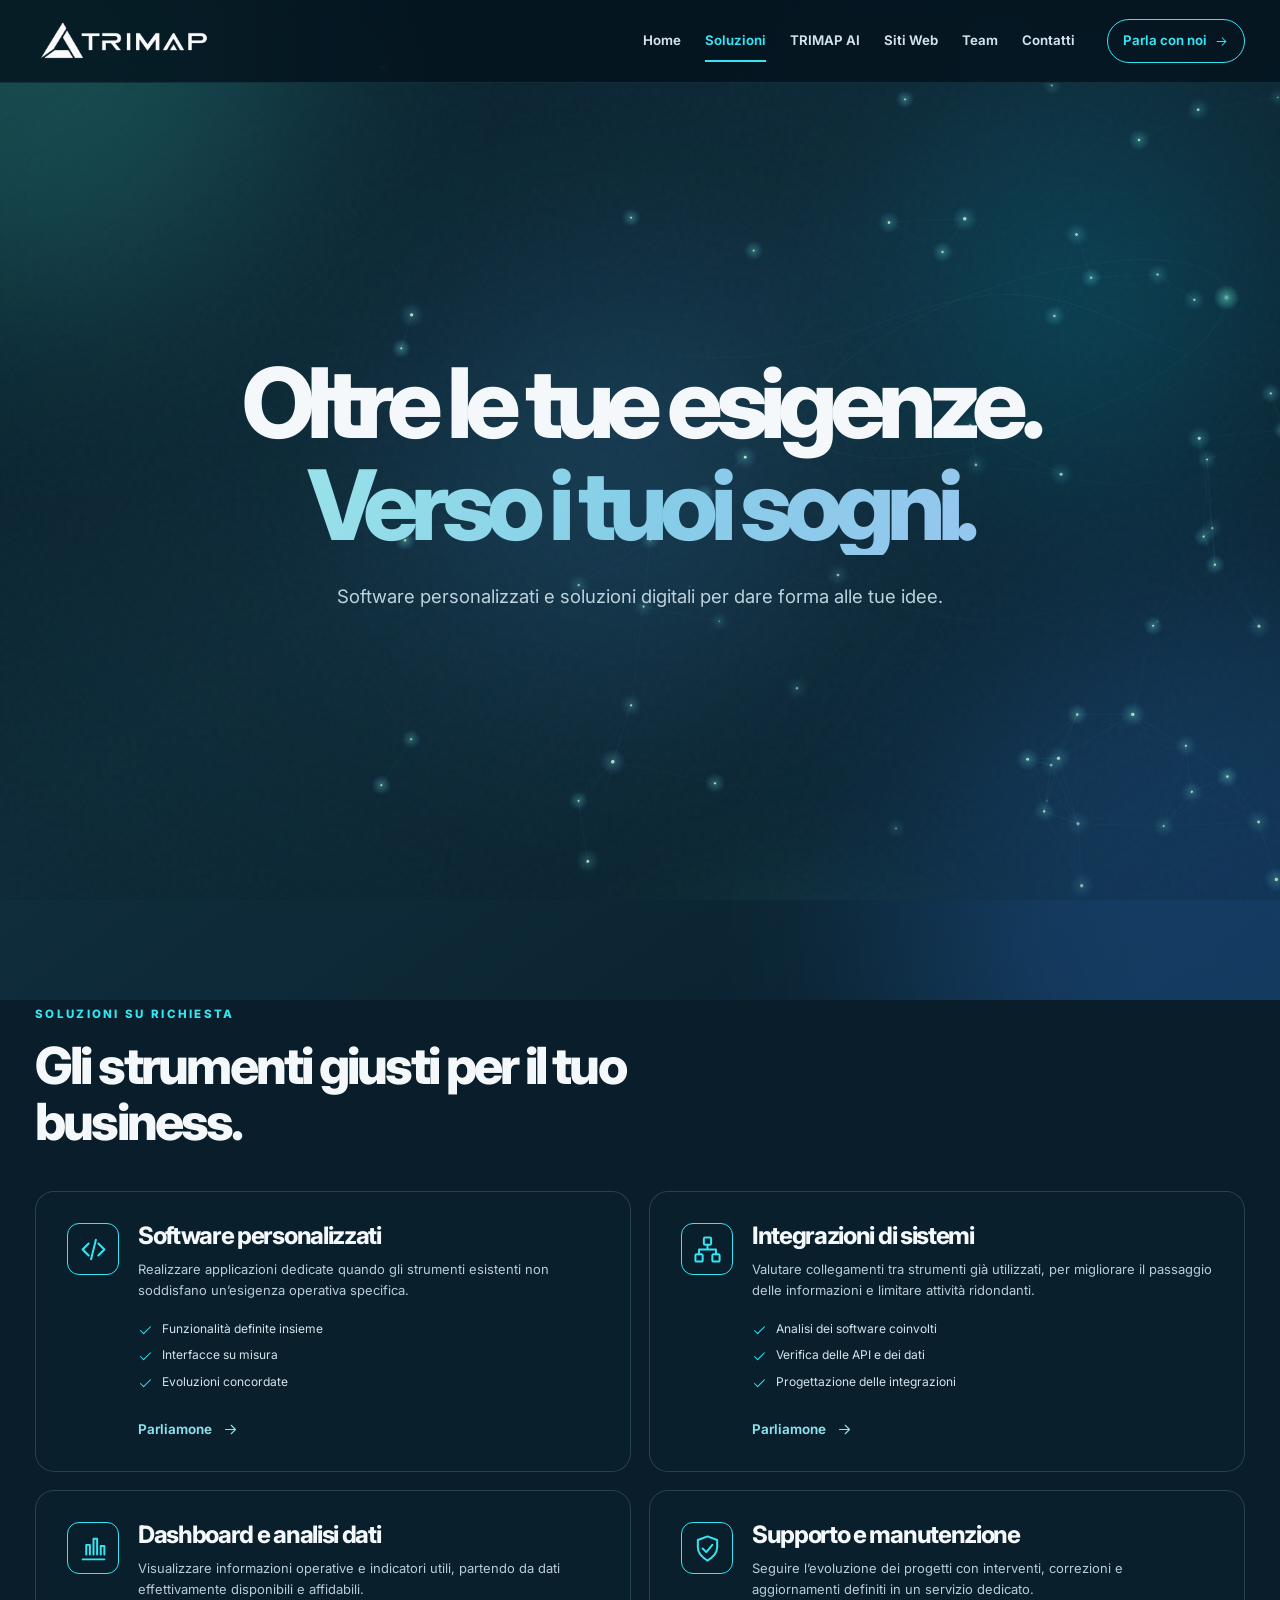
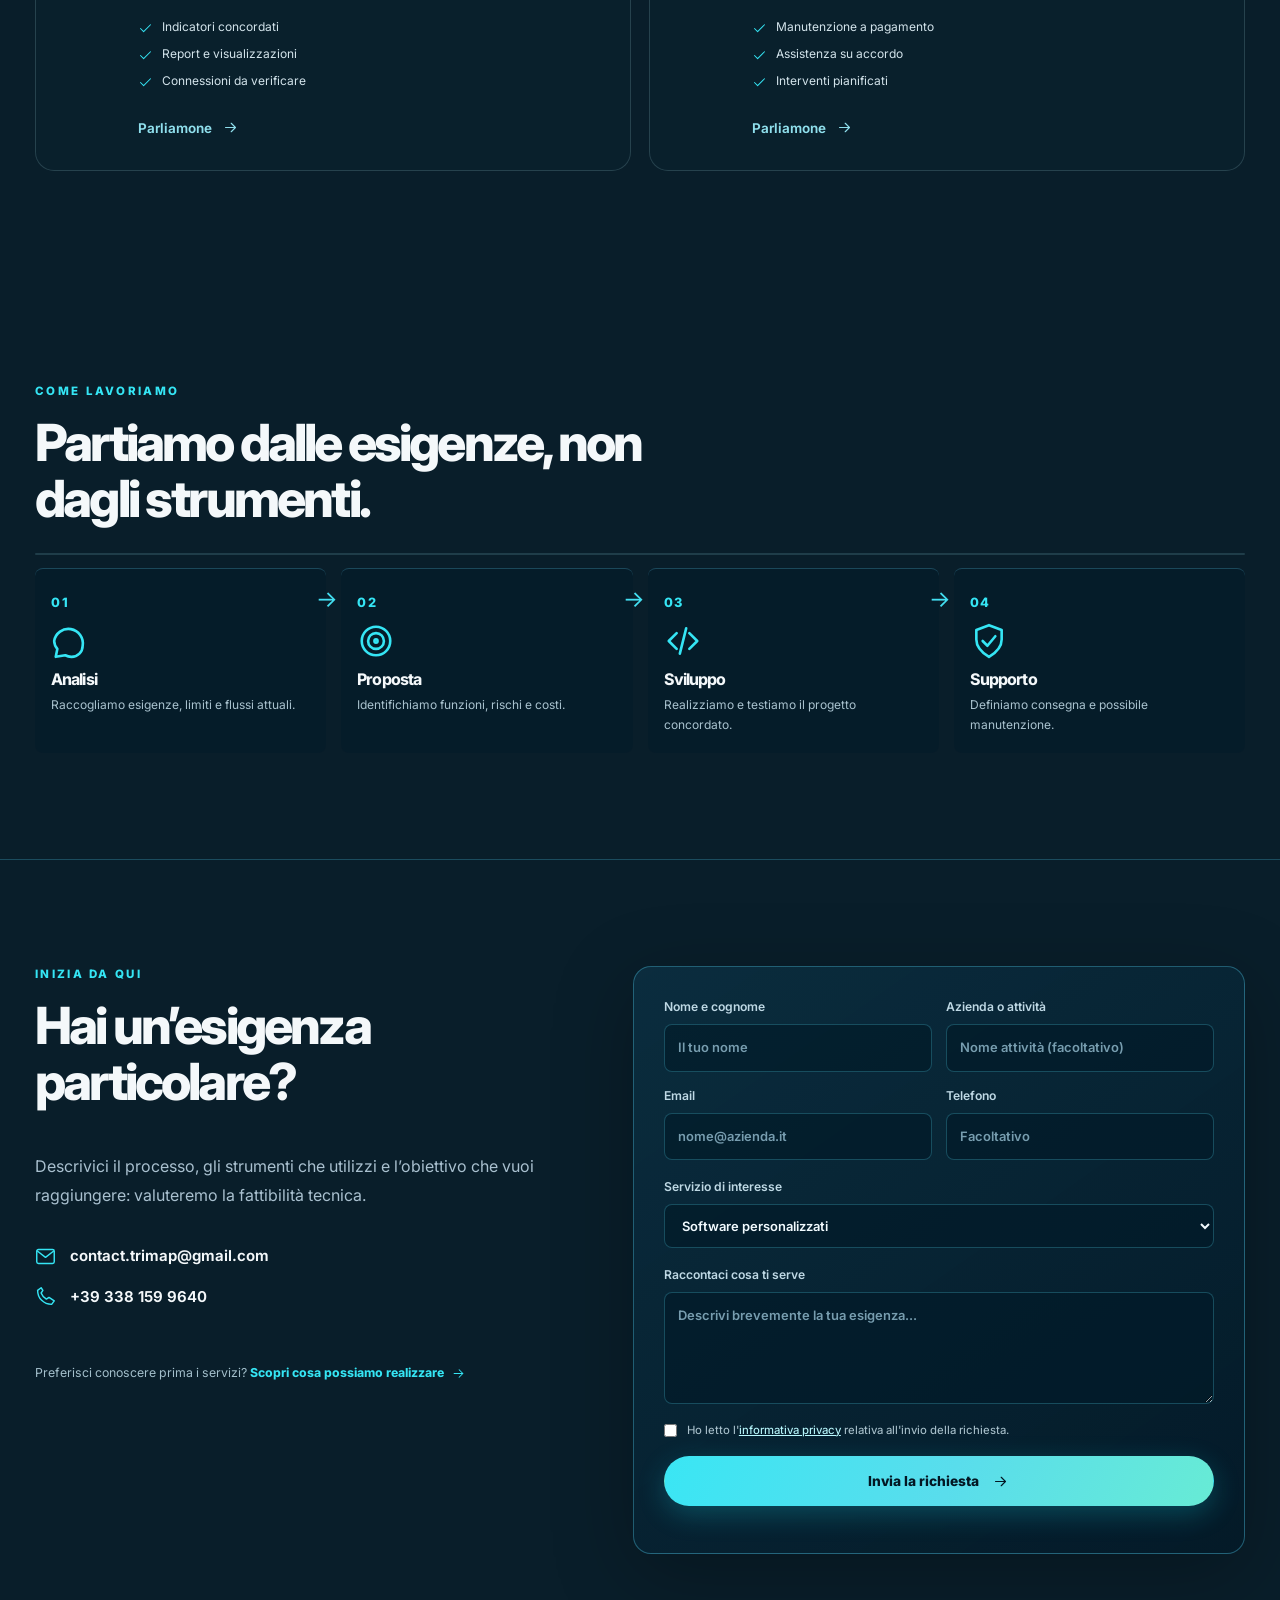
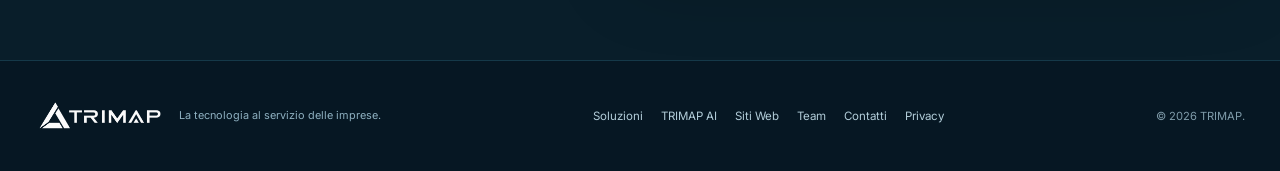
<file: soluzioni.html>
<!doctype html>
<html lang="it">
  <head>
    <meta charset="utf-8">
    <meta name="viewport" content="width=device-width, initial-scale=1, viewport-fit=cover">
    <meta name="theme-color" content="#091e2a">
    <title>Software personalizzati e integrazioni | TRIMAP</title>
    <meta name="description" content="Software su misura, integrazioni di sistemi e dashboard per l’analisi dei dati. TRIMAP progetta strumenti digitali per i processi della tua azienda.">
    <link rel="canonical" href="https://trimap.it/soluzioni">
    <meta name="robots" content="max-image-preview:large">
    <meta property="og:type" content="website">
    <meta property="og:site_name" content="TRIMAP">
    <meta property="og:locale" content="it_IT">
    <meta property="og:url" content="https://trimap.it/soluzioni">
    <meta property="og:title" content="Software personalizzati per aziende | TRIMAP">
    <meta property="og:description" content="Software su misura, integrazioni di sistemi e dashboard per l’analisi dei dati. TRIMAP progetta strumenti digitali per i processi della tua azienda.">
    <meta property="og:image" content="https://trimap.it/assets/social-trimap.jpg">
    <meta property="og:image:type" content="image/jpeg">
    <meta property="og:image:width" content="1200">
    <meta property="og:image:height" content="630">
    <meta property="og:image:alt" content="TRIMAP — Siti web e software su misura">
    <meta name="twitter:card" content="summary_large_image">
    <link rel="icon" href="assets/triangle-trimap.png">
    <script type="application/ld+json">
      {
        "@context": "https://schema.org",
        "@graph": [
          {
            "@type": "WebPage",
            "@id": "https://trimap.it/soluzioni#webpage",
            "url": "https://trimap.it/soluzioni",
            "name": "Software personalizzati e integrazioni | TRIMAP",
            "description": "Software su misura, integrazioni di sistemi e dashboard per l’analisi dei dati. TRIMAP progetta strumenti digitali per i processi della tua azienda.",
            "isPartOf": {
              "@id": "https://trimap.it/#website"
            },
            "inLanguage": "it-IT",
            "breadcrumb": {
              "@id": "https://trimap.it/soluzioni#breadcrumb"
            },
            "mainEntity": {
              "@id": "https://trimap.it/soluzioni#service"
            }
          },
          {
            "@type": "BreadcrumbList",
            "@id": "https://trimap.it/soluzioni#breadcrumb",
            "itemListElement": [
              {
                "@type": "ListItem",
                "position": 1,
                "name": "Home",
                "item": "https://trimap.it/"
              },
              {
                "@type": "ListItem",
                "position": 2,
                "name": "Soluzioni",
                "item": "https://trimap.it/soluzioni"
              }
            ]
          },
          {
            "@type": "Service",
            "@id": "https://trimap.it/soluzioni#service",
            "url": "https://trimap.it/soluzioni",
            "name": "Software personalizzati",
            "description": "Software su misura, integrazioni di sistemi e dashboard per l’analisi dei dati. TRIMAP progetta strumenti digitali per i processi della tua azienda.",
            "provider": {
              "@type": "Organization",
              "@id": "https://trimap.it/#organization",
              "name": "TRIMAP",
              "url": "https://trimap.it/"
            }
          }
        ]
      }
    </script>
    <link rel="preconnect" href="https://fonts.googleapis.com">
    <link rel="preconnect" href="https://fonts.gstatic.com" crossorigin>
    <link href="https://fonts.googleapis.com/css2?family=Inter:wght@400;500;600;700;800;900&display=swap" rel="stylesheet">
    <link rel="stylesheet" href="style.css">
    <script>document.documentElement.classList.add('js')</script>
  </head>
  <body data-page="soluzioni">
    <svg class="icon-defs" aria-hidden="true" xmlns="http://www.w3.org/2000/svg">
      <symbol id="ic-arrow" viewBox="0 0 24 24"><path d="M5 12h14m-6-6 6 6-6 6"/></symbol>
      <symbol id="ic-laptop" viewBox="0 0 24 24"><rect x="4" y="4" width="16" height="12" rx="2"/><path d="M2 20h20m-15-4-2 4m12-4 2 4"/></symbol>
      <symbol id="ic-brain" viewBox="0 0 24 24"><path d="M12 19c-3 3-8 0-8-4a4 4 0 0 1 .7-6.7A4.5 4.5 0 0 1 12 4v15Zm0-15a4.5 4.5 0 0 1 7.3 4.3A4 4 0 0 1 20 15c0 4-5 7-8 4"/><path d="M8 8c2 0 3 1 4 3m-6 4c2-2 4-2 6-1m4-6c-2 0-3 1-4 3m6 4c-2-2-4-2-6-1"/></symbol>
      <symbol id="ic-code" viewBox="0 0 24 24"><path d="m8 7-5 5 5 5m8-10 5 5-5 5M14 4l-4 16"/></symbol>
      <symbol id="ic-grid" viewBox="0 0 24 24"><rect x="3" y="3" width="7" height="7" rx="1"/><rect x="14" y="3" width="7" height="7" rx="1"/><rect x="3" y="14" width="7" height="7" rx="1"/><rect x="14" y="14" width="7" height="7" rx="1"/></symbol>
      <symbol id="ic-nodes" viewBox="0 0 24 24"><rect x="9" y="2" width="6" height="6" rx="1"/><rect x="2" y="16" width="6" height="6" rx="1"/><rect x="16" y="16" width="6" height="6" rx="1"/><path d="M12 8v4M5 16v-4h14v4"/></symbol>
      <symbol id="ic-file" viewBox="0 0 24 24"><path d="M5 2h9l5 5v15H5zM14 2v6h5M8 12h8m-8 4h8"/></symbol>
      <symbol id="ic-target" viewBox="0 0 24 24"><circle cx="12" cy="12" r="9"/><circle cx="12" cy="12" r="5"/><circle cx="12" cy="12" r="1"/></symbol>
      <symbol id="ic-shield" viewBox="0 0 24 24"><path d="M12 2 20 5v6c0 5-3 8-8 11-5-3-8-6-8-11V5z"/><path d="m8 12 3 3 5-6"/></symbol>
      <symbol id="ic-chart" viewBox="0 0 24 24"><path d="M3 21h18M6 17V9h3v8m3 0V4h3v13m3 0v-7h3v7"/></symbol>
      <symbol id="ic-check" viewBox="0 0 24 24"><path d="m4 12 5 5L20 6"/></symbol>
      <symbol id="ic-chat" viewBox="0 0 24 24"><path d="M20 15a7 7 0 0 1-7 7 8 8 0 0 1-4-1l-6 1 1-5a8 8 0 0 1-2-5 9 9 0 1 1 18 3z"/></symbol>
      <symbol id="ic-settings" viewBox="0 0 24 24"><path d="M10 2h4l1 3 3 1 3-1 2 4-2 2v2l2 2-2 4-3-1-3 1-1 3h-4l-1-3-3-1-3 1-2-4 2-2v-2L1 9l2-4 3 1 3-1z"/><circle cx="12" cy="12" r="3"/></symbol>
      <symbol id="ic-bolt" viewBox="0 0 24 24"><path d="m13 2-9 12h7l-1 8 10-13h-7z"/></symbol>
      <symbol id="ic-cloud" viewBox="0 0 24 24"><path d="M5 17a5 5 0 0 1 0-10c1-5 10-7 13-1a5 5 0 1 1 1 11H5z"/></symbol>
      <symbol id="ic-mail" viewBox="0 0 24 24"><rect x="2" y="4" width="20" height="16" rx="2"/><path d="m3 6 9 7 9-7"/></symbol>
      <symbol id="ic-phone" viewBox="0 0 24 24"><path d="M7 2 3 5c0 9 7 16 16 16l3-4-6-4-3 2c-3-2-5-4-6-7l2-3z"/></symbol>
      <symbol id="ic-plus" viewBox="0 0 24 24"><path d="M12 4v16M4 12h16"/></symbol>
      <symbol id="ic-bars" viewBox="0 0 24 24"><path d="M3 7h18M3 12h18M3 17h18"/></symbol>
      <symbol id="ic-book" viewBox="0 0 24 24"><path d="M12 6c-3-2-7-2-10-1v15c4-1 7 0 10 2 3-2 6-3 10-2V5c-3-1-7-1-10 1zm0 0v16"/></symbol>
    </svg>
    <div class="page-loader" id="pageLoader" aria-label="Caricamento TRIMAP">
      <svg class="trimap-loader" viewBox="0 0 240 220" aria-hidden="true"><path class="triangle-piece piece-1" d="M20 200 L108 20 L132 60 L70 175 Z"/><path class="triangle-piece piece-2" d="M122 62 L146 45 L220 200 L180 200 Z"/><path class="triangle-piece piece-3" d="M42 200 L72 174 L169 174 L182 200 Z"/></svg>
      <p>TRIMAP <span>Digital solutions</span></p>
    </div>
    <div class="scroll-progress" id="scrollProgress"></div>
    <div class="noise-overlay" aria-hidden="true"></div>
    <div class="animated-background" aria-hidden="true">
      <div class="bg-blob blob-1"></div>
      <div class="bg-blob blob-2"></div>
      <div class="bg-blob blob-3"></div>
    </div>
    <header class="site-header">
      <div class="container nav-wrap">
        <a class="brand" href="index.html" aria-label="TRIMAP — torna alla Home"><img src="assets/logo-trimap.png" alt="TRIMAP" width="188" height="60"></a>
        <button class="menu-toggle" aria-label="Apri menu" aria-expanded="false" aria-controls="siteNav"><svg class="ico " aria-hidden="true"><use href="#ic-bars"></use></svg></button>
        <nav class="nav" id="siteNav" aria-label="Navigazione principale">
          <a href="index.html" class="" >Home</a>
          <a href="soluzioni.html" class="active" aria-current=page>Soluzioni</a>
          <a href="ai.html" class="" >TRIMAP AI</a>
          <a href="siti-web.html" class="" >Siti Web</a>
          <a href="index.html#team" class="" >Team</a>
          <a href="index.html#contatti" class="" >Contatti</a>
          <a href="index.html#contatti" class="nav-cta">Parla con noi <svg class="ico " aria-hidden="true"><use href="#ic-arrow"></use></svg></a>
        </nav>
      </div>
    </header>
    <main>
      <section class="hero subhero services-hero hero-minimal" id="inizio">
        <div class="hero-tech-bg" aria-hidden="true">
          <canvas id="heroCanvas"></canvas>
          <div class="hero-mesh-glow hero-mesh-glow-a"></div>
          <div class="hero-mesh-glow hero-mesh-glow-b"></div>
        </div>
        <div class="hero-tech-overlay" aria-hidden="true"></div>
        <div class="container hero-inner">
          <div class="hero-content">
            <h1>Oltre le tue esigenze.<br><span>Verso i tuoi sogni.</span></h1>
            <p class="hero-copy">Software personalizzati e soluzioni digitali per dare forma alle tue idee.</p>
          </div>
        </div>
      </section>
      <section class="section" id="catalogo">
        <div class="container">
          <div class="section-heading reveal">
            <div>
              <p class="eyebrow">Soluzioni su richiesta</p>
              <h2>Gli strumenti giusti per il tuo business.</h2>
            </div>
          </div>
          <div class="catalog-grid">
            <article class="catalog-card reveal" id="software">
              <div class="catalog-icon"><svg class="ico " aria-hidden="true"><use href="#ic-code"></use></svg></div>
              <div>
                <h3>Software personalizzati</h3>
                <p>Realizzare applicazioni dedicate quando gli strumenti esistenti non soddisfano un’esigenza operativa specifica.</p>
                <ul>
                  <li><svg class="ico " aria-hidden="true"><use href="#ic-check"></use></svg>Funzionalità definite insieme</li>
                  <li><svg class="ico " aria-hidden="true"><use href="#ic-check"></use></svg>Interfacce su misura</li>
                  <li><svg class="ico " aria-hidden="true"><use href="#ic-check"></use></svg>Evoluzioni concordate</li>
                </ul>
              </div>
              <a href="#richiesta" class="catalog-link">Parliamone <svg class="ico" aria-hidden="true"><use href="#ic-arrow"></use></svg></a>
            </article>
            <article class="catalog-card reveal" id="integrazioni">
              <div class="catalog-icon"><svg class="ico " aria-hidden="true"><use href="#ic-nodes"></use></svg></div>
              <div>
                <h3>Integrazioni di sistemi</h3>
                <p>Valutare collegamenti tra strumenti già utilizzati, per migliorare il passaggio delle informazioni e limitare attività ridondanti.</p>
                <ul>
                  <li><svg class="ico " aria-hidden="true"><use href="#ic-check"></use></svg>Analisi dei software coinvolti</li>
                  <li><svg class="ico " aria-hidden="true"><use href="#ic-check"></use></svg>Verifica delle API e dei dati</li>
                  <li><svg class="ico " aria-hidden="true"><use href="#ic-check"></use></svg>Progettazione delle integrazioni</li>
                </ul>
              </div>
              <a href="#richiesta" class="catalog-link">Parliamone <svg class="ico" aria-hidden="true"><use href="#ic-arrow"></use></svg></a>
            </article>
            <article class="catalog-card reveal" id="dati">
              <div class="catalog-icon"><svg class="ico " aria-hidden="true"><use href="#ic-chart"></use></svg></div>
              <div>
                <h3>Dashboard e analisi dati</h3>
                <p>Visualizzare informazioni operative e indicatori utili, partendo da dati effettivamente disponibili e affidabili.</p>
                <ul>
                  <li><svg class="ico " aria-hidden="true"><use href="#ic-check"></use></svg>Indicatori concordati</li>
                  <li><svg class="ico " aria-hidden="true"><use href="#ic-check"></use></svg>Report e visualizzazioni</li>
                  <li><svg class="ico " aria-hidden="true"><use href="#ic-check"></use></svg>Connessioni da verificare</li>
                </ul>
              </div>
              <a href="#richiesta" class="catalog-link">Parliamone <svg class="ico" aria-hidden="true"><use href="#ic-arrow"></use></svg></a>
            </article>
            <article class="catalog-card reveal" id="assistenza">
              <div class="catalog-icon"><svg class="ico " aria-hidden="true"><use href="#ic-shield"></use></svg></div>
              <div>
                <h3>Supporto e manutenzione</h3>
                <p>Seguire l’evoluzione dei progetti con interventi, correzioni e aggiornamenti definiti in un servizio dedicato.</p>
                <ul>
                  <li><svg class="ico " aria-hidden="true"><use href="#ic-check"></use></svg>Manutenzione a pagamento</li>
                  <li><svg class="ico " aria-hidden="true"><use href="#ic-check"></use></svg>Assistenza su accordo</li>
                  <li><svg class="ico " aria-hidden="true"><use href="#ic-check"></use></svg>Interventi pianificati</li>
                </ul>
              </div>
              <a href="#richiesta" class="catalog-link">Parliamone <svg class="ico" aria-hidden="true"><use href="#ic-arrow"></use></svg></a>
            </article>
          </div>
        </div>
      </section>
      <section class="section method-section">
        <div class="container">
          <div class="section-heading reveal">
            <div>
              <p class="eyebrow">Come lavoriamo</p>
              <h2>Partiamo dalle esigenze, non dagli strumenti.</h2>
            </div>
          </div>
          <div class="process-grid">
            <article class="process-step reveal">
              <span class="step-num">01</span>
              <svg class="ico " aria-hidden="true"><use href="#ic-chat"></use></svg>
              <h3>Analisi</h3>
              <p>Raccogliamo esigenze, limiti e flussi attuali.</p>
            </article>
            <article class="process-step reveal">
              <span class="step-num">02</span>
              <svg class="ico " aria-hidden="true"><use href="#ic-target"></use></svg>
              <h3>Proposta</h3>
              <p>Identifichiamo funzioni, rischi e costi.</p>
            </article>
            <article class="process-step reveal">
              <span class="step-num">03</span>
              <svg class="ico " aria-hidden="true"><use href="#ic-code"></use></svg>
              <h3>Sviluppo</h3>
              <p>Realizziamo e testiamo il progetto concordato.</p>
            </article>
            <article class="process-step reveal">
              <span class="step-num">04</span>
              <svg class="ico " aria-hidden="true"><use href="#ic-shield"></use></svg>
              <h3>Supporto</h3>
              <p>Definiamo consegna e possibile manutenzione.</p>
            </article>
          </div>
        </div>
      </section>
      <section class="section contact-section" id="richiesta">
        <div class="container contact-layout">
          <div class="contact-intro reveal">
            <p class="eyebrow">Inizia da qui</p>
            <h2>Hai un’esigenza particolare?</h2>
            <p class="lead">Descrivici il processo, gli strumenti che utilizzi e l’obiettivo che vuoi raggiungere: valuteremo la fattibilità tecnica.</p>
            <div class="contact-highlights">
              <div><svg class="ico " aria-hidden="true"><use href="#ic-mail"></use></svg> <a href="mailto:contact.trimap@gmail.com">contact.trimap@gmail.com</a></div>
              <div><svg class="ico " aria-hidden="true"><use href="#ic-phone"></use></svg> <a href="tel:+393381599640">+39 338 159 9640</a></div>
            </div>
            <div class="contact-secondary">Preferisci conoscere prima i servizi? <a href="soluzioni.html">Scopri cosa possiamo realizzare <svg class="ico " aria-hidden="true"><use href="#ic-arrow"></use></svg></a></div>
          </div>
          <div class="contact-card reveal">
            <form class="contact-form" data-contact-form action="https://formspree.io/f/moevqqzj" method="POST">
              <div class="form-grid"><label>Nome e cognome <input name="name" placeholder="Il tuo nome" required autocomplete="name"></label><label>Azienda o attività <input name="company" placeholder="Nome attività (facoltativo)" autocomplete="organization"></label><label>Email <input type="email" name="email" placeholder="nome@azienda.it" required autocomplete="email"></label><label>Telefono <input type="tel" name="phone" placeholder="Facoltativo" autocomplete="tel"></label></div>
              <label>Servizio di interesse <select name="service" required><option value="" disabled >Seleziona un servizio</option><option value="Sito web">Sito web</option><option value="Collaborazione industriale AI">Collaborazione industriale AI</option><option value="Software personalizzati" selected>Software personalizzati</option><option value="Altro">Altro</option></select></label>
              <label>Raccontaci cosa ti serve <textarea name="message" rows="4" placeholder="Descrivi brevemente la tua esigenza..." required></textarea></label>
              <label class="consent"><input type="checkbox" required name="privacy_acknowledged" value="Si"><span>Ho letto l'<a href="privacy.html" target="_blank" rel="noopener">informativa privacy</a> relativa all'invio della richiesta.</span></label>
              <input type="hidden" name="_subject" value="Richiesta software TRIMAP">
              <button class="btn btn-primary btn-full" type="submit">Invia la richiesta <svg class="ico " aria-hidden="true"><use href="#ic-arrow"></use></svg></button>
              <p class="form-status" role="status" aria-live="polite"></p>
            </form>
          </div>
        </div>
      </section>
    </main>
    <footer class="footer">
      <div class="container footer-wrap">
        <div class="footer-brand"><a href="index.html" aria-label="TRIMAP Home"><img src="assets/logo-trimap.png" alt="TRIMAP" width="145" height="46"></a><span>La tecnologia al servizio delle imprese.</span></div>
        <div class="footer-links"><a href="soluzioni.html">Soluzioni</a><a href="ai.html">TRIMAP AI</a><a href="siti-web.html">Siti Web</a><a href="index.html#team">Team</a><a href="index.html#contatti">Contatti</a><a href="privacy.html">Privacy</a></div>
        <p>© <span class="year"></span> TRIMAP.</p>
      </div>
    </footer>
    <script src="script.js" defer></script>
  </body>
</html>
</file>
<file: style.css>
/* TRIMAP / Nuovo sito multipagina - 2026. Design system dark industrial */
:root {
  --bg:#06151f;
  --bg2:#092331;
  --surface:rgba(11,38,54,.88);
  --surface2:rgba(16,53,71,.8);
  --stroke:rgba(75,178,207,.22);
  --stroke2:rgba(109,224,240,.43);
  --text:#f4f8fa;
  --muted:#a9c0cf;
  --cyan:#35e5f4;
  --turq:#6ee7c8;
  --blue:#6bb8ff;
  --radius:20px;
  --max:1216px;
  --glow:0 20px 80px rgba(0,0,0,.26)
}
*,*::before,*::after {
  box-sizing:border-box
}
html {
  scroll-behavior:smooth;
  scroll-padding-top:93px;
  background:#092638
}
body {
  margin:0;
  position:relative;
  min-height:100vh;
  overflow-x:clip;
  color:var(--text);
  font:400 15px/1.65 Inter,-apple-system,BlinkMacSystemFont,"Segoe UI",sans-serif;
  background:transparent
}
button,input,textarea,select {
  font:inherit
}
button,a {
  -webkit-tap-highlight-color:transparent
}
a {
  text-decoration:none;
  color:inherit
}
a:focus-visible,button:focus-visible,summary:focus-visible,input:focus-visible,textarea:focus-visible,select:focus-visible {
  outline:2px solid var(--cyan);
  outline-offset:4px
}
button {
  cursor:pointer
}
h1,h2,h3,h4,p {
  margin-top:0
}
h1,h2,h3 {
  line-height:1.1;
  letter-spacing:-.055em
}
h1 {
  font-weight:800
}
h2 {
  font-weight:800;
  font-size:clamp(2.1rem,4vw,3.35rem)
}
h3 {
  font-weight:750
}
p {
  margin-bottom:0
}
img,svg {
  max-width:100%
}
svg {
  display:block
}
.icon-defs {
  position:absolute!important;
  width:0!important;
  height:0!important;
  overflow:hidden
}
.ico {
  width:21px;
  height:21px;
  flex-shrink:0;
  stroke:currentColor;
  stroke-width:1.65;
  fill:none;
  stroke-linecap:round;
  stroke-linejoin:round
}
.container {
  width:min(var(--max),calc(100% - 70px));
  margin-inline:auto
}
.section {
  padding:106px 0;
  position:relative
}
.section:nth-of-type(odd) {
  background:rgba(5,17,27,.12)
}
.section-heading {
  display:flex;
  gap:55px;
  justify-content:space-between;
  align-items:end;
  margin-bottom:42px
}
.section-heading>div {
  max-width:710px
}
.section-heading .lead {
  max-width:420px;
  padding-bottom:3px
}
.section-heading h2 {
  margin-bottom:0
}
.eyebrow {
  text-transform:uppercase;
  letter-spacing:.20em;
  font-size:.72rem;
  line-height:1.55;
  font-weight:800;
  color:var(--cyan);
  margin-bottom:13px
}
.lead {
  color:var(--muted);
  font-size:1rem;
  line-height:1.8
}
.section-heading h2 span,.hero h1 span,.spotlight-copy h2 span {
  color:var(--cyan)
}
.pill {
  color:var(--cyan);
  font-weight:800;
  letter-spacing:.13em;
  font-size:.65rem
}
.card-index {
  color:#8baebd;
  font-size:.72rem;
  font-weight:750;
  letter-spacing:.1em
}
.btn {
  border:1px solid transparent;
  border-radius:100px;
  min-height:50px;
  display:inline-flex;
  align-items:center;
  justify-content:center;
  gap:13px;
  padding:11px 22px;
  font-weight:800;
  font-size:.86rem;
  line-height:1.25;
  white-space:normal;
  transition:background .25s,border-color .25s,box-shadow .25s,transform .25s;
  position:relative
}
.btn .ico {
  height:17px;
  width:17px;
  transition:transform .25s
}
.btn:hover .ico {
  transform:translateX(4px)
}
.btn:hover {
  transform:translateY(-2px)
}
.btn-primary {
  background:linear-gradient(115deg,#3ae6f4,#59ddec 52%,#67ebd5);
  color:#031723;
  box-shadow:0 8px 28px rgba(20,220,243,.23)
}
.btn-primary:hover {
  box-shadow:0 12px 36px rgba(20,220,243,.35)
}
.btn-ghost,.btn-outline {
  border-color:rgba(40,211,240,.7);
  background:rgba(1,13,23,.38);
  color:var(--cyan)
}
.btn-ghost:hover,.btn-outline:hover {
  background:rgba(16,174,203,.12)
}
.btn-text {
  color:var(--cyan);
  padding-inline:0
}
.btn-full {
  width:100%
}
/* Original animated ambiance retained */
.animated-background {
  position:fixed;
  inset:-100px 0;
  z-index:0;
  pointer-events:none;
  background:linear-gradient(135deg,#103044 0%,#144053 55%,#102d42 100%);
  overflow:hidden
}
.bg-blob {
  position:absolute;
  opacity:.25;
  border-radius:50%;
  filter:blur(110px);
  animation:floatingBlob 20s ease-in-out infinite alternate
}
.blob-1 {
  width:560px;
  height:560px;
  left:-260px;
  top:-160px;
  background:#49e9d2
}
.blob-2 {
  width:680px;
  height:680px;
  right:-300px;
  bottom:-270px;
  background:#348dff;
  animation-delay:-5s
}
.blob-3 {
  width:420px;
  height:420px;
  right:35%;
  top:35%;
  background:#54a9fc;
  animation-delay:-10s;
  opacity:.13
}
@keyframes floatingBlob {
  from {
    transform:translate(0,0) scale(.93)
  }
  to {
    transform:translate(80px,-35px) scale(1.13)
  }
}
.noise-overlay {
  position:fixed;
  inset:0;
  z-index:1;
  pointer-events:none;
  opacity:.027;
  background-image:url("data:image/svg+xml,%3Csvg viewBox='0 0 180 180' xmlns='http://www.w3.org/2000/svg'%3E%3Cfilter id='noise'%3E%3CfeTurbulence type='fractalNoise' baseFrequency='.86' numOctaves='3' stitchTiles='stitch'/%3E%3C/filter%3E%3Crect width='100%25' height='100%25' filter='url(%23noise)'/%3E%3C/svg%3E")
}
.site-header,main,.footer {
  position:relative;
  z-index:2
}
/* header */
.site-header {
  position:fixed;
  z-index:1000;
  top:0;
  left:0;
  right:0;
  background:rgba(3,17,27,.78);
  backdrop-filter:blur(21px);
  -webkit-backdrop-filter:blur(21px);
  border-bottom:1px solid rgba(100,217,234,.12);
  transition:background .25s
}
.site-header.scrolled {
  background:rgba(3,17,27,.96)
}
.nav-wrap {
  height:82px;
  display:flex;
  justify-content:space-between;
  align-items:center;
  gap:24px
}
.brand {
  display:inline-flex;
  align-items:center;
  flex-shrink:0
}
.brand img {
  width:178px;
  height:auto;
  display:block
}
.nav {
  display:flex;
  gap:24px;
  align-items:center;
  margin-left:auto
}
.nav>a {
  font-size:.83rem;
  font-weight:650;
  color:#d3e3ec;
  white-space:nowrap;
  transition:color .2s
}
.nav>a:hover,.nav>a.active {
  color:var(--cyan)
}
.nav>a:not(.nav-cta) {
  position:relative
}
.nav>a:not(.nav-cta)::after {
  content:"";
  height:2px;
  position:absolute;
  bottom:-10px;
  left:0;
  right:0;
  background:var(--cyan);
  transform:scaleX(0);
  transition:transform .2s
}
.nav>a.active:not(.nav-cta)::after,.nav>a:not(.nav-cta):hover::after {
  transform:scaleX(1)
}
.nav .nav-cta {
  display:inline-flex;
  align-items:center;
  gap:7px;
  border:1px solid var(--cyan);
  padding:10px 15px;
  border-radius:100px;
  margin-left:8px;
  color:var(--cyan)
}
.nav .nav-cta .ico {
  width:15px;
  height:15px
}
.menu-toggle {
  display:none;
  background:transparent;
  border:1px solid var(--stroke);
  border-radius:12px;
  color:#e2f8ff;
  padding:9px
}
.scroll-progress {
  position:fixed;
  top:0;
  left:0;
  z-index:1100;
  width:100%;
  height:3px;
  background:linear-gradient(90deg,var(--cyan),var(--turq));
  transform:scaleX(0);
  transform-origin:left;
  pointer-events:none;
  box-shadow:0 0 13px var(--cyan)
}
/* loader and prevent re-appearing text */
.page-loader {
  position:fixed;
  inset:0;
  z-index:5000;
  background:#102f40;
  display:flex;
  flex-direction:column;
  gap:18px;
  align-items:center;
  justify-content:center;
  transition:opacity .65s ease,visibility .65s ease
}
.page-loader.loaded {
  opacity:0;
  visibility:hidden;
  pointer-events:none
}
.trimap-loader {
  width:140px;
  height:130px
}
.triangle-piece {
  fill:#e4fdff;
  opacity:0;
  transform-box:fill-box;
  transform-origin:center;
  animation:triangleLoad .50s ease-out forwards
}
.piece-1 {
  animation-delay:.05s
}
.piece-2 {
  animation-delay:.35s
}
.piece-3 {
  animation-delay:.65s
}
.page-loader p {
  font-weight:800;
  letter-spacing:.27em;
  font-size:.94rem
}
.page-loader p span {
  display:block;
  letter-spacing:.24em;
  font-size:.5rem;
  text-align:center;
  font-weight:550;
  color:#89c7d4
}
@keyframes triangleLoad {
  from {
    opacity:0;
    transform:translateY(9px) scale(.78)
  }
  to {
    opacity:1;
    transform:none
  }
}
.js:not(.site-ready) .hero .hero-content .eyebrow,.js:not(.site-ready) .hero h1,.js:not(.site-ready) .hero .hero-copy,.js:not(.site-ready) .hero .hero-actions,.js:not(.site-ready) .hero .hero-points,.js:not(.site-ready) .hero .hero-mini-proof {
  opacity:0;
  transform:translateY(24px)
}
.site-ready .hero-content .eyebrow {
  animation:heroEnter .55s .03s both
}
.site-ready .hero h1 {
  animation:heroEnter .78s .14s both
}
.site-ready .hero-copy {
  animation:heroEnter .70s .28s both
}
.site-ready .hero-actions {
  animation:heroEnter .72s .42s both
}
.site-ready .hero-points,.site-ready .hero-mini-proof {
  animation:heroEnter .72s .58s both
}
@keyframes heroEnter {
  from {
    opacity:0;
    transform:translateY(23px)
  }
  to {
    opacity:1;
    transform:translateY(0)
  }
}
/* hero */
.hero {
  min-height:690px;
  position:relative;
  isolation:isolate;
  overflow:hidden;
  background:radial-gradient(ellipse 850px 640px at 85% 35%,rgba(21,122,150,.2),transparent 66%),linear-gradient(125deg,#041521 0%,#062333 65%,#07283b 100%);
  padding-top:82px
}
.hero-home {
  min-height:min(850px,100svh);
  min-height:750px
}
.hero-tech-bg {
  position:absolute;
  inset:0;
  z-index:0;
  overflow:hidden;
  pointer-events:none
}
.hero-tech-bg canvas {
  position:absolute;
  inset:0;
  width:100%;
  height:100%;
  opacity:.86
}
.hero-tech-overlay {
  position:absolute;
  inset:0;
  z-index:1;
  pointer-events:none;
  background:linear-gradient(90deg,rgba(3,15,24,.88)0%,rgba(3,15,24,.72)32%,rgba(3,15,24,.23)74%,rgba(3,15,24,.09)100%),linear-gradient(180deg,transparent 68%,rgba(5,22,32,.50))
}
.hero-mesh-glow {
  position:absolute;
  border-radius:50%;
  pointer-events:none;
  filter:blur(50px)
}
.hero-mesh-glow-a {
  width:46vw;
  aspect-ratio:1;
  right:-8%;
  top:1%;
  background:radial-gradient(circle,rgba(0,209,255,.18),transparent 68%)
}
.hero-mesh-glow-b {
  width:36vw;
  aspect-ratio:1;
  right:20%;
  bottom:-42%;
  background:radial-gradient(circle,rgba(87,241,226,.17),transparent 68%)
}
.hero-light-beam {
  position:absolute;
  width:2px;
  height:110%;
  background:linear-gradient(transparent,#4aceef,transparent);
  filter:blur(3px);
  transform:rotate(57deg);
  left:75%;
  top:-5%;
  opacity:.12
}
.hero-inner {
  min-height:665px;
  display:grid;
  grid-template-columns:1.08fr .92fr;
  gap:20px;
  align-items:center;
  position:relative;
  z-index:3
}
.hero-content {
  position:relative;
  z-index:3;
  padding:75px 0 90px
}
.hero h1 {
  font-size:clamp(3.7rem,6.5vw,6.8rem);
  line-height:.98;
  letter-spacing:-.065em;
  margin-bottom:28px;
  max-width:850px
}
.hero-home h1 {
  white-space:nowrap
}
.hero-copy {
  font-size:1.06rem;
  line-height:1.83;
  color:#c6d9e2;
  max-width:590px
}
.hero-actions {
  display:flex;
  align-items:center;
  gap:12px;
  flex-wrap:wrap;
  margin-top:29px
}
.hero-mini-proof,.hero-points {
  display:flex;
  gap:19px;
  flex-wrap:wrap;
  margin-top:33px
}
.hero-mini-proof span,.hero-points span {
  font-weight:620;
  color:#a7c2ce;
  font-size:.72rem
}
.hero-mini-proof i {
  display:inline-block;
  border-radius:100%;
  background:var(--turq);
  width:5px;
  height:5px;
  margin-right:7px;
  vertical-align:middle;
  box-shadow:0 0 8px var(--turq)
}
.hero-visual {
  position:relative;
  min-height:485px;
  transform:perspective(1000px) rotateY(-8deg);
  pointer-events:none
}
.hero-machine-visual::before {
  content:"";
  position:absolute;
  inset:4% -10% 4% -9%;
  background:radial-gradient(ellipse,rgba(29,193,219,.20),transparent 65%)
}
.visual-tag {
  position:absolute;
  top:30px;
  left:15px;
  border:1px solid rgba(92,226,249,.35);
  background:rgba(0,25,41,.63);
  padding:10px 15px;
  border-radius:5px;
  font-size:.57rem;
  font-weight:800;
  letter-spacing:.13em;
  color:#a3e2ef
}
.live-dot {
  display:inline-block;
  width:6px;
  height:6px;
  border-radius:50%;
  background:#58f5dd;
  margin-right:6px;
  box-shadow:0 0 9px #58f5dd
}
.glass-panel {
  position:absolute;
  border:1px solid rgba(69,212,250,.62);
  background:linear-gradient(135deg,rgba(3,32,49,.83),rgba(11,76,98,.58));
  backdrop-filter:blur(16px);
  -webkit-backdrop-filter:blur(16px);
  border-radius:14px;
  box-shadow:0 0 45px rgba(6,177,229,.10),inset 0 0 40px rgba(9,182,237,.07)
}
.main-panel {
  width:94%;
  top:25%;
  right:0;
  padding:25px;
  transform:skewY(-2deg)
}
.panel-header {
  display:flex;
  justify-content:space-between;
  gap:8px;
  align-items:center;
  color:#b3f7ff;
  font-size:.64rem;
  font-weight:750;
  letter-spacing:.14em
}
.panel-signal {
  color:#57ebda;
  font-size:.55rem
}
.visual-line {
  display:grid;
  grid-template-columns:repeat(6,1fr);
  gap:10px;
  position:relative;
  margin:45px 0 29px
}
.visual-line::before {
  content:"";
  position:absolute;
  left:10px;
  right:10px;
  top:50%;
  border-top:2px dashed #3cc9ef;
  opacity:.55
}
.visual-line span {
  border:1px solid #79d0ea;
  box-shadow:0 0 13px rgba(29,194,233,.18);
  height:43px;
  display:grid;
  place-items:center;
  position:relative;
  background:#0b3850;
  color:#cafaff;
  font-weight:750
}
.visual-line span.warn {
  color:#ffd3d2;
  border-color:#ff647b;
  background:#5c2634;
  box-shadow:0 0 22px #d84c6069
}
.mini-traces {
  height:50px;
  border-bottom:1px solid #4c9cad50;
  display:flex;
  gap:8px;
  align-items:end
}
.mini-traces b {
  height:14px;
  width:20%;
  border-top:2px solid #40dbf5;
  border-radius:40% 40% 0 0
}
.mini-traces b:nth-child(2) {
  height:30px
}
.mini-traces b:nth-child(3) {
  height:22px
}
.mini-traces b:nth-child(4) {
  height:40px
}
.mini-traces b:nth-child(5) {
  height:26px
}
.panel-bottom {
  margin-top:17px;
  display:flex;
  justify-content:space-between;
  gap:8px;
  font-size:.64rem;
  color:#96c2d3
}
.panel-bottom strong {
  color:#9eeedc
}
.floating-panel {
  bottom:4%;
  right:-2%;
  padding:17px 23px;
  display:grid;
  gap:2px;
  transform:rotate(3deg)
}
.floating-panel span {
  font-size:.54rem;
  letter-spacing:.12em;
  color:#78deed
}
.floating-panel strong {
  font-size:1.25rem
}
.floating-panel small {
  color:#a4c4d2
}
.hero-baseline {
  height:1px;
  background:linear-gradient(90deg,transparent,#37dcef52,transparent)
}
/* service/home cards */
.values-strip {
  background:rgba(4,22,32,.80);
  border-block:1px solid var(--stroke)
}
.values-grid {
  display:grid;
  grid-template-columns:repeat(3,1fr);
  gap:0;
  padding-block:23px
}
.feature {
  display:flex;
  gap:15px;
  padding:8px 21px;
  border-right:1px solid var(--stroke)
}
.feature:first-child {
  padding-left:0
}
.feature:last-child {
  border:0
}
.feature-icon {
  color:var(--cyan);
  min-width:46px;
  height:46px;
  border:1px solid #32bcd174;
  border-radius:12px;
  display:grid;
  place-items:center
}
.feature h3 {
  font-size:.88rem;
  letter-spacing:-.025em;
  margin:2px 0 4px
}
.feature p {
  color:var(--muted);
  font-size:.75rem;
  line-height:1.65
}
.primary-solutions {
  display:grid;
  grid-template-columns:repeat(2,minmax(0,1fr));
  gap:20px
}
.solution-wide {
  background:linear-gradient(145deg,rgba(18,57,75,.93),rgba(6,25,39,.94));
  border:1px solid rgba(66,202,231,.36);
  border-radius:18px;
  overflow:hidden;
  display:flex;
  flex-direction:column;
  min-width:0;
  box-shadow:var(--glow);
  transition:transform .3s,border-color .3s,box-shadow .3s
}
.solution-wide:hover {
  transform:translateY(-5px);
  border-color:#32e6f2;
  box-shadow:0 24px 70px rgba(0,0,0,.35)
}
.solution-top {
  display:flex;
  justify-content:space-between;
  padding:23px 24px 0;
  gap:8px
}
.solution-visual {
  position:relative;
  height:245px;
  display:grid;
  place-items:center;
  overflow:hidden
}
.web-solution-visual {
  background:radial-gradient(ellipse at 54% 86%,#1d688a77,transparent 65%)
}
.solution-body {
  padding:8px 27px 28px;
  margin-top:auto
}
.solution-body h3 {
  font-size:1.8rem;
  margin-bottom:12px
}
.solution-body>p {
  color:#b3cad6;
  font-size:.92rem;
  min-height:72px
}
.solution-body .btn {
  margin-top:20px
}
.tag-row {
  display:flex;
  gap:8px;
  flex-wrap:wrap;
  margin-top:17px
}
.tag-row span {
  font-size:.62rem;
  color:#a4e7e8;
  border:1px solid #45abc04c;
  padding:5px 8px;
  border-radius:100px;
  background:#0b435355
}
.laptop-demo {
  position:relative;
  width:min(88%,460px);
  margin-inline:auto;
  padding-bottom:18px;
  transform:rotate(-4deg)
}
.laptop-screen {
  min-height:205px;
  position:relative;
  padding:10px 13px 20px;
  border:8px solid #0d1a24;
  border-radius:11px 11px 5px 5px;
  background:linear-gradient(135deg,#192a33,#294f5b 52%,#050f18);
  box-shadow:0 0 0 2px #427d9a,0 16px 40px #0008;
  overflow:hidden
}
.demo-navbar {
  display:flex;
  justify-content:space-between;
  font-size:7px;
  color:#a4becb;
  position:relative;
  z-index:2
}
.demo-wordmark {
  font-size:10px;
  font-weight:800;
  letter-spacing:.1em;
  color:#f2f7fa
}
.demo-wordmark span {
  color:var(--cyan)
}
.demo-content {
  position:relative;
  z-index:2;
  padding:28px 6px 0
}
.demo-tag {
  font-size:7px;
  letter-spacing:.13em;
  color:#89e2df;
  text-transform:uppercase
}
.demo-content h3 {
  font-size:clamp(20px,2.6vw,28px);
  line-height:1.2;
  letter-spacing:-.07em;
  max-width:280px;
  margin:11px 0 7px
}
.demo-content h3 em {
  font-style:normal;
  color:#69eff0
}
.demo-content p {
  font-size:8px;
  color:#d0dce0;
  max-width:230px
}
.demo-small-button {
  display:inline-block;
  font-size:7px;
  padding:5px 11px;
  background:var(--cyan);
  color:#061b28;
  border-radius:50px;
  margin-top:10px;
  font-weight:800
}
.demo-bloom {
  position:absolute;
  width:180px;
  height:180px;
  border-radius:50%;
  background:linear-gradient(135deg,#2a6f8f,#75d9d0);
  filter:blur(24px);
  right:-15%;
  bottom:-60%;
  opacity:.37
}
.laptop-base {
  height:12px;
  background:linear-gradient(180deg,#96b9c7,#355263);
  border-radius:2px 2px 50% 50%;
  margin:0 -9%;
  box-shadow:0 5px 18px #0009
}
.ai-solution-visual {
  background:radial-gradient(ellipse at 50% 50%,rgba(18,121,179,.2),transparent 58%),repeating-linear-gradient(0deg,transparent 0 40px,#1d7eac26 41px 42px),repeating-linear-gradient(90deg,transparent 0 40px,#1d7eac26 41px 42px)
}
.circuit-ring {
  width:190px;
  height:190px;
  border-radius:50%;
  border:1px dashed #4ae5ed96;
  display:grid;
  place-items:center;
  box-shadow:0 0 65px #22afdd26, inset 0 0 34px #1ad5f120;
  position:relative
}
.circuit-ring::before,.circuit-ring::after {
  content:"";
  position:absolute;
  inset:16px;
  border:1px solid #4ce3f888;
  border-radius:50%
}
.circuit-ring::after {
  inset:-22px;
  border-style:dotted;
  opacity:.5;
  animation:orbitTurn 35s linear infinite
}
.circuit-ring span {
  font-size:3.8rem;
  font-weight:850;
  color:#73f0f4;
  text-shadow:0 0 22px #22dfe57a
}
.small-connection {
  position:absolute;
  font-size:.58rem;
  letter-spacing:.15em;
  color:#a1e6f3;
  background:#0a2636;
  border:1px solid #5bdbf57d;
  padding:10px 12px;
  border-radius:7px
}
.small-connection.left {
  left:5%;
  top:42%
}
.small-connection.right {
  right:6%;
  bottom:29%
}
@keyframes orbitTurn {
  to {
    transform:rotate(360deg)
  }
}
.other-solutions-heading {
  margin-top:54px;
  display:flex;
  align-items:end;
  justify-content:space-between;
  gap:20px;
  margin-bottom:23px
}
.other-solutions-heading h3 {
  font-size:1.95rem;
  margin-bottom:0
}
.other-solutions-grid {
  display:grid;
  grid-template-columns:repeat(3,1fr);
  gap:17px
}
.mini-service {
  border:1px solid var(--stroke);
  background:rgba(6,34,49,.82);
  padding:28px 24px;
  border-radius:16px;
  min-height:230px;
  transition:transform .25s,border-color .25s
}
.mini-service:hover {
  transform:translateY(-4px);
  border-color:#4ad8e9
}
.mini-service>.ico {
  width:33px;
  height:33px;
  color:var(--cyan);
  margin-bottom:20px
}
.mini-service h3 {
  font-size:1.17rem;
  margin-bottom:10px
}
.mini-service p {
  font-size:.81rem;
  color:#a5c0ce
}
.mini-service span {
  color:var(--cyan);
  font-size:.79rem;
  font-weight:750;
  display:block;
  margin-top:18px
}
/* Spotlight diagram */
.ai-spotlight {
  background:linear-gradient(112deg,rgba(4,20,31,.96),rgba(5,39,55,.86));
  border-block:1px solid #2d9fbb47
}
.spotlight-layout {
  display:grid;
  grid-template-columns:.9fr 1.1fr;
  gap:30px;
  align-items:center
}
.spotlight-copy h2 {
  font-size:clamp(2.1rem,3.6vw,3.15rem)
}
.spotlight-copy>p:not(.eyebrow) {
  color:#afcbd5;
  line-height:1.9
}
.spotlight-copy .btn {
  margin-top:25px
}
.spotlight-copy .disclaimer-inline {
  font-size:.74rem;
  color:#91aeba;
  margin-top:15px
}
.line-stage {
  overflow:hidden;
  position:relative;
  border:1px solid #4eaaca50;
  border-radius:16px;
  background:radial-gradient(ellipse at center,#0e4055 0%,#072334 62%,#071a28 100%);
  box-shadow:inset 0 0 55px #052335
}
.machinery-svg {
  width:100%;
  height:auto;
  display:block;
  min-height:280px
}
.method-section {
  background:linear-gradient(120deg,rgba(3,20,30,.67),rgba(7,40,56,.66))
}
.process-grid {
  display:grid;
  grid-template-columns:repeat(4,1fr);
  gap:15px;
  position:relative
}
.process-step {
  border-top:1px solid #59bfe244;
  position:relative;
  padding:23px 16px 16px;
  background:rgba(2,27,43,.36);
  border-radius:8px;
  min-height:185px
}
.process-step::after {
  content:"→";
  position:absolute;
  right:-12px;
  top:12px;
  color:#43dff1;
  font-size:23px;
  z-index:2
}
.process-step:last-child::after {
  display:none
}
.process-step>.ico {
  color:var(--cyan);
  width:38px;
  height:38px;
  margin-bottom:11px
}
.step-num {
  display:block;
  color:var(--cyan);
  font-weight:800;
  letter-spacing:.12em;
  font-size:.8rem;
  margin-bottom:9px
}
.process-step h3 {
  font-size:1rem;
  margin-bottom:6px
}
.process-step p {
  font-size:.75rem;
  color:#a9c3cf
}
/* Team */
.team-section {
  background:rgba(4,22,34,.62)
}
.team-grid {
  display:grid;
  grid-template-columns:repeat(5,1fr);
  gap:13px
}
.team-card {
  border-radius:13px;
  border:1px solid #4dbdd64a;
  background:rgba(12,43,59,.72);
  overflow:hidden;
  min-width:0;
  transition:transform .25s,border-color .25s
}
.team-card:hover {
  transform:translateY(-5px);
  border-color:#43e7ef
}
.team-avatar {
  height:130px;
  background:radial-gradient(circle at 50% 45%,#267899,#123e54 55%,#0a2736);
  display:grid;
  place-items:center;
  position:relative;
  overflow:hidden
}
.team-avatar::before {
  content:"";
  position:absolute;
  width:125px;
  height:125px;
  border:1px solid #60dbf047;
  transform:rotate(45deg) translateY(52px);
  border-radius:22px
}
.team-avatar::after {
  content:"";
  position:absolute;
  inset:0;
  background:linear-gradient(transparent 55%,#0a2736)
}
.team-avatar span {
  position:relative;
  z-index:1;
  font-size:2.6rem;
  font-weight:850;
  letter-spacing:-.08em;
  color:#cafcff;
  text-shadow:0 0 20px #57b9d96b
}
.team-avatar i {
  position:absolute;
  width:100px;
  height:100px;
  border-radius:50%;
  box-shadow:0 0 70px #5bf8e069
}
.team-info {
  padding:18px 15px 21px
}
.team-info h3 {
  font-size:.97rem;
  letter-spacing:-.035em;
  margin-bottom:7px
}
.team-info .role {
  font-size:.67rem;
  color:var(--cyan);
  font-weight:650;
  margin-bottom:9px
}
.team-info p:last-child {
  font-size:.72rem;
  color:#adc3cc
}
/* contact/footer */
.contact-section {
  background:linear-gradient(100deg,rgba(5,27,38,.95),rgba(5,35,49,.88));
  border-top:1px solid #4bbde04a
}
.contact-layout {
  display:grid;
  grid-template-columns:.94fr 1.06fr;
  gap:55px;
  align-items:start
}
.contact-intro h2 {
  font-size:clamp(2.2rem,4vw,3.45rem)
}
.contact-intro>.lead {
  max-width:530px
}
.contact-highlights {
  display:grid;
  gap:16px;
  margin-top:34px
}
.contact-highlights>div {
  display:flex;
  align-items:center;
  gap:14px;
  font-weight:650
}
.contact-highlights .ico {
  color:var(--cyan)
}
.contact-highlights a:hover {
  color:var(--cyan)
}
.contact-secondary {
  margin-top:54px;
  font-size:.77rem;
  color:#a3bfcb
}
.contact-secondary>a {
  color:var(--cyan);
  display:inline-flex;
  align-items:center;
  gap:7px;
  font-weight:750
}
.contact-secondary .ico {
  width:15px;
  height:15px
}
.contact-card {
  padding:30px;
  border:1px solid #4bbddb66;
  border-radius:18px;
  background:linear-gradient(145deg,rgba(12,49,68,.78),rgba(3,26,40,.89));
  box-shadow:var(--glow)
}
.contact-form {
  display:grid;
  gap:17px
}
.contact-form .form-grid {
  display:grid;
  grid-template-columns:1fr 1fr;
  gap:14px
}
.contact-form label {
  font-size:.76rem;
  display:grid;
  gap:7px;
  color:#bfd9e5;
  font-weight:600
}
.contact-form input:not([type=checkbox]),.contact-form select,.contact-form textarea {
  width:100%;
  padding:12px 13px;
  min-height:44px;
  border-radius:8px;
  border:1px solid #3b9db75e;
  background:rgba(3,27,40,.65);
  color:#f2fbff;
  outline:none;
  font-size:.81rem;
  transition:border-color .2s
}
.contact-form textarea {
  resize:vertical;
  min-height:103px
}
.contact-form input::placeholder,.contact-form textarea::placeholder {
  color:#779daf
}
.contact-form input:focus,.contact-form textarea:focus,.contact-form select:focus {
  border-color:#54e0ed;
  box-shadow:0 0 0 2px #20c6e01e
}
.contact-form .consent {
  display:flex;
  align-items:flex-start;
  gap:10px;
  color:#a8c0cb;
  font-size:.71rem;
  font-weight:450
}
.consent input {
  margin:3px 0 0;
  accent-color:var(--cyan);
  flex:0 0 auto
}
.consent a {
  text-decoration:underline;
  color:#bafaff
}
.form-status {
  color:#a1eadd;
  font-size:.8rem;
  line-height:1.65
}
.form-status.error {
  color:#ffb6ac
}
.form-status.success {
  border:1px solid #6ee7c882;
  padding:16px;
  border-radius:10px;
  background:#1b676147
}
.footer {
  background:#061723;
  border-top:1px solid var(--stroke);
  padding:33px 0 calc(33px + env(safe-area-inset-bottom,0px))
}
.footer-wrap {
  display:flex;
  justify-content:space-between;
  gap:25px;
  align-items:center;
  flex-wrap:wrap
}
.footer-brand {
  display:flex;
  align-items:center;
  gap:14px
}
.footer-brand img {
  width:130px;
  height:auto;
  display:block
}
.footer-brand>span {
  font-size:.68rem;
  color:#8eb0c0
}
.footer-links {
  display:flex;
  flex-wrap:wrap;
  gap:18px
}
.footer-links a {
  font-size:.72rem;
  color:#b2cdd9
}
.footer-links a:hover {
  color:var(--cyan)
}
.footer p {
  font-size:.7rem;
  color:#7f9ba9
}
/* Page subhero */
.subhero {
  min-height:665px
}
.subhero-grid {
  display:grid;
  grid-template-columns:1fr 1fr;
  align-items:center;
  gap:45px;
  min-height:580px;
  position:relative;
  z-index:3
}
.subhero .hero-content {
  padding:90px 0 74px
}
.subhero h1 {
  white-space:normal;
  font-size:clamp(3.55rem,6.0vw,5.8rem)
}
.subhero h1 span {
  display:block
}
.subhero .hero-points span {
  background:#0c415377;
  border:1px solid #3ba3b555;
  border-radius:100px;
  padding:7px 11px
}
.large-demo {
  position:relative;
  margin-top:70px;
  transform:rotate(-1deg)
}
.large-demo .laptop-demo {
  width:100%
}
.large-demo .laptop-screen {
  min-height:285px;
  border-width:10px
}
.large-demo .demo-content {
  padding-top:52px
}
.large-demo .demo-content h3 {
  font-size:clamp(25px,3vw,40px);
  max-width:330px
}
.large-demo .demo-content p {
  font-size:10px
}
.large-demo .demo-navbar {
  font-size:8px
}
.large-demo .demo-wordmark {
  font-size:13px
}
.phone-demo {
  position:absolute;
  right:-4%;
  bottom:0;
  width:120px;
  height:248px;
  border:6px solid #071620;
  border-radius:24px;
  background:linear-gradient(145deg,#163747,#365663 74%,#051924);
  z-index:3;
  padding:20px 9px;
  box-shadow:0 0 0 1px #2c8fae,0 20px 40px #000b
}
.phone-top {
  width:35px;
  height:4px;
  border-radius:50px;
  background:#061b27;
  position:absolute;
  top:8px;
  left:calc(50% - 17px)
}
.phone-demo h4 {
  font-size:12px;
  letter-spacing:.1em
}
.phone-demo p {
  font-size:12px;
  font-weight:700;
  line-height:1.4
}
.phone-image {
  background:linear-gradient(135deg,#66a6a49c,#19394e);
  height:74px;
  border-radius:5px;
  margin-top:10px
}
.phone-demo>span {
  display:block;
  font-size:8px;
  margin-top:12px;
  color:var(--cyan)
}
/* Siti web detail */
.sector-grid {
  display:grid;
  grid-template-columns:repeat(4,1fr);
  gap:15px
}
.sector-card {
  min-height:260px;
  border:1px solid var(--stroke);
  border-radius:16px;
  padding:24px;
  background:linear-gradient(160deg,#0e3c53db,#072534e8);
  display:flex;
  flex-direction:column;
  align-items:flex-start;
  transition:transform .22s,border-color .22s
}
.sector-card:hover {
  transform:translateY(-5px);
  border-color:var(--cyan)
}
.sector-index {
  color:#80bacc;
  font-size:.67rem;
  letter-spacing:.17em
}
.sector-symbol {
  width:62px;
  height:62px;
  margin:17px 0;
  border:1px solid #46d4e474;
  border-radius:14px;
  display:grid;
  place-items:center;
  color:#4ce7f0;
  background:#2bafc315
}
.sector-symbol .ico {
  width:32px;
  height:32px
}
.sector-card h3 {
  font-size:1.13rem;
  margin-bottom:9px
}
.sector-card p {
  font-size:.79rem;
  color:#b4cbd5
}
.sector-card>a {
  display:inline-flex;
  align-items:center;
  gap:9px;
  color:var(--cyan);
  font-weight:750;
  margin-top:auto;
  font-size:.72rem;
  padding-top:16px
}
.sector-card>a .ico {
  width:15px
}
.surface-section {
  background:rgba(4,25,35,.82)
}
.features-grid {
  display:grid;
  grid-template-columns:repeat(3,1fr);
  gap:15px
}
.feature-box {
  padding:23px;
  border:1px solid #3991aa50;
  border-radius:14px;
  background:#08283baa;
  display:flex;
  align-items:flex-start;
  gap:17px;
  min-height:120px
}
.feature-box>.ico {
  color:var(--cyan);
  width:29px;
  height:29px
}
.feature-box h3 {
  font-size:.99rem;
  margin-bottom:7px
}
.feature-box p {
  font-size:.77rem;
  color:#a2becb
}
.pricing-grid {
  display:grid;
  grid-template-columns:repeat(3,1fr);
  gap:18px
}
.pricing-card {
  padding:28px 25px;
  border-radius:17px;
  background:linear-gradient(150deg,#0c3247ef,#082332ec);
  border:1px solid #368aaa77;
  display:flex;
  flex-direction:column;
  position:relative;
  min-width:0
}
.pricing-card.recommended {
  border-color:#1fe2ed;
  box-shadow:0 0 38px #10cbe81a;
  background:linear-gradient(150deg,#125073,#092d42)
}
.pricing-tag {
  align-self:start;
  color:#68f1ee;
  font-size:.66rem;
  text-transform:uppercase;
  font-weight:800;
  letter-spacing:.13em;
  margin-bottom:19px
}
.pricing-card h3 {
  font-size:1.45rem;
  margin-bottom:8px
}
.pricing-card>p {
  color:#aec9d4;
  font-size:.8rem;
  min-height:42px
}
.pricing-card .price {
  font-size:clamp(1.5rem,2.3vw,2.25rem);
  font-weight:850;
  color:var(--cyan);
  line-height:1.15;
  margin:19px 0 5px;
  letter-spacing:-.06em
}
.pricing-card .price-note {
  font-size:.66rem;
  color:#96b1bf;
  min-height:auto
}
.pricing-card ul,.part-card ul,.catalog-card ul {
  padding:0;
  margin:27px 0;
  list-style:none;
  display:grid;
  gap:11px
}
.pricing-card li,.part-card li,.catalog-card li {
  font-size:.81rem;
  display:flex;
  align-items:flex-start;
  gap:9px;
  color:#d3e4eb
}
.pricing-card li .ico,.part-card li .ico,.catalog-card li .ico {
  width:15px;
  height:15px;
  color:var(--cyan);
  margin-top:4px
}
.pricing-card .btn {
  margin-top:auto
}
.pricing-notes {
  font-size:.75rem;
  line-height:1.7;
  color:#a3bac5;
  margin-top:19px
}
.portfolio-section {
  background:linear-gradient(145deg,rgba(4,22,32,.9),rgba(8,48,65,.88))
}
.concept-grid {
  display:grid;
  grid-template-columns:repeat(3,1fr);
  gap:18px
}
.concept-card {
  border:1px solid var(--stroke);
  border-radius:13px;
  padding:16px;
  background:#08283aeb;
  transition:transform .25s
}
.concept-card:hover {
  transform:translateY(-4px)
}
.concept-browser {
  height:205px;
  border:6px solid #111e2a;
  border-radius:9px;
  background:radial-gradient(circle at 80% 70%,#9c673f99,transparent 50%),linear-gradient(130deg,#32261d,#785842);
  box-shadow:0 15px 35px #0005;
  overflow:hidden
}
.concept-browser-top {
  height:17px;
  background:#121c24;
  display:flex;
  gap:4px;
  align-items:center;
  padding:0 9px
}
.concept-browser-top b {
  width:4px;
  height:4px;
  border-radius:50%;
  background:#a3bbc6
}
.concept-browser-inner {
  padding:24px;
  display:grid;
  gap:16px;
  max-width:230px;
  color:#fff
}
.concept-browser-inner span {
  font-weight:800;
  letter-spacing:.2em;
  font-size:.7rem
}
.concept-browser-inner strong {
  font-size:1.5rem;
  letter-spacing:-.055em;
  line-height:1.12
}
.concept-browser-inner small {
  display:inline-block;
  font-size:.64rem;
  border:1px solid #ffffff8c;
  padding:7px 12px;
  border-radius:50px;
  width:max-content
}
.concept-studio .concept-browser {
  background:radial-gradient(circle at 90% 70%,#9ea9a79c,transparent 50%),linear-gradient(130deg,#1e2930,#567b84)
}
.concept-beauty .concept-browser {
  background:radial-gradient(circle at 90% 70%,#f9a18c7e,transparent 50%),linear-gradient(130deg,#a67377,#f1d8c8)
}
.concept-beauty .concept-browser-inner {
  color:#231d26
}
.concept-beauty .concept-browser-inner small {
  border-color:#3a283a
}
.concept-foot {
  display:flex;
  align-items:center;
  justify-content:space-between;
  gap:10px;
  margin-top:17px
}
.concept-foot span {
  color:#83cfdc;
  text-transform:uppercase;
  font-size:.60rem;
  letter-spacing:.1em
}
.concept-foot h3 {
  font-size:.96rem;
  margin:4px 0 0
}
.concept-foot em {
  font-size:.6rem;
  color:#acc8d3;
  font-style:normal;
  border:1px solid #468ba26b;
  padding:3px 7px;
  border-radius:50px
}
.faq-layout {
  display:grid;
  grid-template-columns:.75fr 1.25fr;
  gap:75px;
  align-items:start
}
.faq-list {
  display:grid;
  gap:11px
}
.faq-item {
  border:1px solid #4089a27e;
  border-radius:12px;
  background:#0827398a;
  padding:0 17px
}
.faq-item summary {
  list-style:none;
  cursor:pointer;
  display:flex;
  justify-content:space-between;
  gap:16px;
  align-items:center;
  min-height:57px;
  font-size:.86rem;
  font-weight:650
}
.faq-item summary::-webkit-details-marker {
  display:none
}
.faq-item summary .ico {
  color:var(--cyan);
  width:20px;
  transition:transform .2s
}
.faq-item[open] summary .ico {
  transform:rotate(45deg)
}
.faq-item p {
  padding:0 20px 18px 0;
  color:#b3c8d3;
  font-size:.82rem
}
/* AI */
.ai-hero-stage {
  position:relative;
  border:1px solid #2a9ab7a3;
  border-radius:17px;
  background:linear-gradient(145deg,rgba(7,44,61,.85),rgba(6,22,34,.93));
  padding:25px;
  box-shadow:0 0 60px #148fb235,0 22px 80px #0008;
  transform:perspective(950px) rotateY(-6deg)
}
.ai-hero-stage::before {
  content:"";
  position:absolute;
  inset:-12px;
  border:1px dashed #52c9dd22;
  border-radius:23px;
  pointer-events:none
}
.data-head {
  display:flex;
  align-items:center;
  justify-content:space-between;
  gap:6px;
  color:#b4f0fd;
  font-size:.66rem;
  font-weight:800;
  letter-spacing:.09em
}
.status-indicator {
  font-size:.55rem;
  color:#82dcc7
}
.diagram-rail {
  margin:60px 0 42px;
  display:grid;
  grid-template-columns:repeat(6,1fr);
  gap:10px;
  position:relative
}
.diagram-rail::before {
  content:"";
  position:absolute;
  top:50%;
  left:0;
  right:0;
  border-top:2px dashed #46e5ef77
}
.diagram-rail span {
  min-height:45px;
  background:#10495e;
  border:1px solid #5fdced;
  display:grid;
  place-items:center;
  font-weight:800;
  color:#b9feff;
  position:relative
}
.diagram-rail span.alarm {
  border-color:#fa8b91;
  background:#5b2434;
  color:#ffe2e2;
  box-shadow:0 0 25px #ff435553
}
.ai-hud-grid {
  display:grid;
  grid-template-columns:repeat(3,1fr);
  gap:9px
}
.ai-hud-grid>div {
  background:#052333;
  border:1px solid #4197af77;
  border-radius:7px;
  padding:12px
}
.ai-hud-grid small {
  font-size:.56rem;
  color:#7cb7c7;
  display:block;
  margin-bottom:6px
}
.ai-hud-grid strong {
  font-size:.7rem;
  display:block;
  line-height:1.4
}
.hud-note {
  color:#8eb2c4;
  font-size:.61rem;
  margin-top:24px
}
.problem-layout {
  display:grid;
  grid-template-columns:.65fr 1.35fr;
  gap:30px;
  align-items:center
}
.problem-copy h3 {
  font-size:1.65rem;
  line-height:1.2
}
.problem-copy p {
  color:#a9c4cf;
  font-size:.87rem;
  line-height:1.8
}
.info-strip {
  display:flex;
  gap:12px;
  align-items:flex-start;
  background:#3f202b7f;
  border:1px solid #d464787a;
  color:#ead8d8;
  font-size:.75rem;
  padding:15px;
  border-radius:11px;
  margin-top:24px
}
.info-strip .ico {
  color:#f6a4a7
}
.ai-problem {
  background:#061c2ae8
}
.ai-steps-grid {
  display:grid;
  grid-template-columns:repeat(3,1fr);
  gap:19px
}
.ai-step {
  border:1px solid #36bfde7f;
  background:linear-gradient(145deg,#0e3e54eb,#072636ea);
  border-radius:17px;
  padding:30px;
  min-height:265px
}
.ai-step-meta {
  display:flex;
  justify-content:space-between;
  align-items:center;
  margin-bottom:52px
}
.ai-step-meta span {
  font-size:1.6rem;
  color:var(--cyan);
  font-weight:800
}
.ai-step-meta .ico {
  width:46px;
  height:46px;
  color:var(--cyan)
}
.ai-step h3 {
  font-size:1.46rem;
  margin-bottom:12px
}
.ai-step p {
  font-size:.82rem;
  color:#b8d0db;
  line-height:1.75
}
.ai-ethics {
  color:#a6c3ce;
  border-left:2px solid var(--cyan);
  padding-left:15px;
  font-size:.76rem;
  margin-top:25px
}
.partnership-section {
  background:linear-gradient(150deg,rgba(5,19,29,.85),rgba(6,40,55,.92))
}
.partnership-grid {
  display:grid;
  grid-template-columns:1fr 1fr;
  gap:22px
}
.part-card {
  border-radius:17px;
  border:1px solid #37bfd6a1;
  padding:32px;
  background:linear-gradient(160deg,#0b384bc9,#071e2ce9)
}
.part-card h3 {
  font-size:1.5rem;
  max-width:430px
}
.part-card ul {
  margin-bottom:0
}
.part-cta {
  margin-top:22px;
  border-radius:12px;
  border:1px solid #4fbbcf60;
  padding:24px;
  display:flex;
  justify-content:space-between;
  align-items:center;
  gap:30px;
  background:#13516a62
}
.part-cta strong {
  font-size:1.02rem
}
.part-cta p {
  font-size:.77rem;
  color:#a8c5d2;
  margin-top:5px
}
.roadmap-section {
  background:#051f2cec
}
.roadmap-grid {
  display:grid;
  grid-template-columns:repeat(4,1fr);
  gap:13px
}
.roadmap-card {
  border-top:2px solid var(--cyan);
  padding:25px 17px 15px;
  background:#0a344b95;
  min-height:215px
}
.roadmap-n {
  font-size:2rem;
  color:#45e5f1;
  font-weight:800;
  display:block;
  line-height:1
}
.roadmap-label {
  color:#a1e6ef;
  letter-spacing:.1em;
  font-size:.62rem;
  text-transform:uppercase;
  font-weight:850;
  display:block;
  margin-top:8px
}
.roadmap-card h3 {
  font-size:1.1rem;
  margin:28px 0 9px
}
.roadmap-card p {
  font-size:.77rem;
  color:#b2c6d1
}
.industries-grid {
  display:grid;
  grid-template-columns:repeat(3,1fr);
  gap:17px
}
.industry-card {
  min-height:240px;
  padding:26px;
  border-radius:15px;
  border:1px solid #459fb476;
  display:flex;
  flex-direction:column;
  justify-content:end;
  background:linear-gradient(0deg,#082536 8%,#082536a1 50%,transparent),repeating-linear-gradient(45deg,#184e5f 0 22px,#206177 22px 24px,#123d55 24px 46px)
}
.industry-packaging {
  background:linear-gradient(0deg,#082536,#082536a1 58%,transparent),repeating-linear-gradient(90deg,#1c5667 0 20px,#2b7687 22px 25px,#184259 26px 48px)
}
.industry-manufacturing {
  background:linear-gradient(0deg,#082536,#082536a1 58%,transparent),repeating-linear-gradient(125deg,#1a536f 0 20px,#287e91 22px 25px,#103b56 26px 48px)
}
.industry-card span {
  color:var(--cyan);
  font-size:.59rem;
  letter-spacing:.12em;
  font-weight:750
}
.industry-card h3 {
  margin:7px 0;
  font-size:1.4rem
}
.industry-card p {
  font-size:.78rem;
  color:#bdcfda
}
/* Other solutions page */
.dashboard-demo {
  position:relative;
  border:1px solid #45daedb7;
  border-radius:16px;
  background:#081d2afa;
  box-shadow:0 0 60px #0ca4cb30,0 25px 70px #0008;
  transform:perspective(900px) rotateY(-7deg);
  overflow:hidden
}
.dash-header {
  display:flex;
  justify-content:space-between;
  padding:18px 20px;
  border-bottom:1px solid #4eabbe68;
  font-size:.64rem;
  color:#9beaf0;
  letter-spacing:.12em
}
.dash-header span {
  color:#a9b4bb
}
.dash-layout {
  display:grid;
  grid-template-columns:122px 1fr;
  min-height:290px
}
.dash-layout aside {
  display:flex;
  flex-direction:column;
  gap:12px;
  border-right:1px solid #5ba1b76b;
  padding:23px 11px;
  font-size:.66rem;
  color:#85b0bf
}
.dash-layout aside span {
  padding:7px
}
.dash-layout aside .selected {
  background:#10536a99;
  color:#8bebee;
  border-radius:5px
}
.dash-main {
  padding:21px 20px
}
.dash-number {
  display:flex;
  justify-content:space-between;
  align-items:center
}
.dash-number small {
  color:#7ab2c4;
  display:block;
  font-size:.56rem
}
.dash-number strong {
  font-size:1.3rem
}
.dash-tag {
  color:#8ce7f1;
  font-size:.54rem
}
.dash-metrics {
  display:grid;
  grid-template-columns:repeat(3,1fr);
  gap:8px;
  margin-top:23px
}
.dash-metrics>div {
  background:#103b50;
  border:1px solid #34859f7c;
  padding:10px;
  border-radius:5px
}
.dash-metrics span {
  color:var(--cyan);
  font-size:.75rem
}
.dash-metrics strong {
  display:block;
  font-size:.83rem
}
.dash-metrics small {
  color:#8bafbd;
  font-size:.5rem
}
.dash-chart {
  margin-top:14px;
  height:85px;
  border:1px solid #296b85a8;
  border-radius:7px;
  position:relative;
  overflow:hidden;
  background:repeating-linear-gradient(0deg,transparent 0 21px,#27638332 22px 23px)
}
.bar-chart {
  position:absolute;
  bottom:0;
  left:10%;
  right:10%;
  height:85%;
  display:flex;
  gap:5%;
  align-items:end
}
.bar-chart i {
  width:7%;
  background:linear-gradient(#4adfed,#196382);
  border-radius:3px 3px 0 0
}
.bar-chart i:nth-child(1) {
  height:30%
}
.bar-chart i:nth-child(2) {
  height:52%
}
.bar-chart i:nth-child(3) {
  height:44%
}
.bar-chart i:nth-child(4) {
  height:65%
}
.bar-chart i:nth-child(5) {
  height:42%
}
.bar-chart i:nth-child(6) {
  height:74%
}
.bar-chart i:nth-child(7) {
  height:62%
}
.bar-chart i:nth-child(8) {
  height:85%
}
.bar-chart i:nth-child(9) {
  height:76%
}
.demo-caption {
  display:block;
  text-align:center;
  background:#061d2b;
  font-size:.59rem;
  color:#7db1c2;
  padding:9px
}
.catalog-grid {
  display:grid;
  grid-template-columns:repeat(2,1fr);
  gap:18px
}
.catalog-card {
  scroll-margin-top:120px;
  background:linear-gradient(160deg,#0c3a4f,#081e2c);
  border:1px solid #379cbb7e;
  border-radius:16px;
  padding:31px;
  display:grid;
  grid-template-columns:52px 1fr;
  gap:10px 19px;
  align-items:start
}
.catalog-icon {
  width:52px;
  height:52px;
  display:grid;
  place-items:center;
  border:1px solid var(--cyan);
  border-radius:12px;
  color:var(--cyan)
}
.catalog-icon .ico {
  width:29px;
  height:29px
}
.catalog-card h3 {
  font-size:1.5rem;
  margin-bottom:9px
}
.catalog-card p {
  font-size:.81rem;
  color:#b9cdd7
}
.catalog-card ul {
  margin:17px 0 6px;
  gap:7px
}
.catalog-card li {
  font-size:.75rem
}
.catalog-link {
  grid-column:2;
  color:var(--cyan);
  font-size:.76rem;
  font-weight:800;
  display:inline-flex;
  align-items:center;
  gap:8px;
  margin-top:10px
}
.catalog-link .ico {
  width:16px
}
.usecases-section {
  background:#051e2ce9
}
.usecases-grid {
  display:grid;
  grid-template-columns:repeat(3,1fr);
  gap:16px
}
.usecase {
  padding:24px;
  border:1px solid #2c97b277;
  border-radius:14px;
  background:#0b3045b0
}
.usecase>.ico {
  color:var(--cyan);
  width:29px;
  height:29px
}
.usecase-question {
  font-size:1.06rem;
  font-weight:750;
  line-height:1.45;
  margin:22px 0 16px;
  min-height:77px
}
.usecase-answer {
  border-top:1px solid #34799184;
  display:flex;
  gap:9px;
  padding-top:16px;
  color:#8be5ee
}
.usecase-answer strong {
  font-size:.8rem;
  line-height:1.55
}
.usecase-answer .ico {
  width:18px;
  margin-top:3px
}
/* Legal */
.legal-page {
  padding-top:170px;
  min-height:75vh
}
.legal-content {
  max-width:900px
}
.legal-content h1 {
  font-size:clamp(2rem,5vw,3.4rem)
}
.legal-content h2 {
  font-size:1.35rem;
  margin:34px 0 10px
}
.legal-content p {
  color:#b8ccd6
}
.legal-content a:not(.btn) {
  color:var(--cyan);
  text-decoration:underline
}
.legal-warning {
  border:1px solid #f8c074aa;
  background:#73581a2b;
  padding:18px;
  border-radius:10px
}
/* Reveal only hides content when JS observer available; no repaint flash */
.js .reveal {
  opacity:0;
  transform:translateY(21px);
  transition:opacity .7s ease,transform .7s ease
}
.js .reveal.visible {
  opacity:1;
  transform:translateY(0)
}
@media(max-width:1140px) {
  .nav {
    gap:16px
  }
  .nav>a {
    font-size:.75rem
  }
  .nav .nav-cta {
    padding:9px 11px;
    margin-left:0
  }
  .brand img {
    width:155px
  }
  .hero h1 {
    font-size:clamp(3.5rem,6.1vw,6.25rem)
  }
  .container {
    width:min(var(--max),calc(100% - 48px))
  }
  .hero-home h1 {
    white-space:normal
  }
  .team-grid {
    grid-template-columns:repeat(3,1fr)
  }
  .feature {
    padding-inline:12px
  }
  .section-heading {
    gap:27px
  }
}
@media(max-width:900px) {
  .menu-toggle {
    display:grid;
    place-items:center
  }
  .nav {
    position:absolute;
    left:24px;
    right:24px;
    top:75px;
    padding:20px;
    border-radius:14px;
    background:#061e2deb;
    border:1px solid #479bb679;
    box-shadow:0 25px 50px #0007;
    display:none;
    flex-direction:column;
    align-items:stretch;
    gap:0;
    max-height:calc(100svh - 90px);
    overflow-y:auto
  }
  .nav.open {
    display:flex
  }
  .nav>a {
    font-size:.94rem;
    padding:13px 7px
  }
  .nav>a::after {
    display:none
  }
  .nav .nav-cta {
    justify-content:center;
    margin-top:9px
  }
  .hero-inner,.subhero-grid {
    grid-template-columns:1fr
  }
  .hero-home {
    min-height:auto
  }
  .hero-inner {
    gap:0
  }
  .hero-content {
    padding-top:82px;
    padding-bottom:38px
  }
  .hero-visual {
    min-height:330px;
    margin-bottom:45px;
    max-width:650px;
    width:100%;
    justify-self:center
  }
  .main-panel {
    top:14%;
    right:5%
  }
  .floating-panel {
    bottom:0;
    right:8%
  }
  .subhero-grid {
    min-height:auto
  }
  .subhero .hero-content {
    padding:75px 0 15px
  }
  .subhero .large-demo,.subhero .ai-hero-stage,.subhero .dashboard-demo {
    width:min(600px,100%);
    justify-self:center;
    margin:0 0 65px
  }
  .contact-layout {
    grid-template-columns:1fr;
    gap:30px
  }
  .contact-secondary {
    margin-top:24px
  }
  .values-grid {
    grid-template-columns:1fr 1fr 1fr
  }
  .values-grid .feature {
    display:block
  }
  .values-grid .feature-icon {
    margin-bottom:10px
  }
  .spotlight-layout {
    grid-template-columns:1fr
  }
  .spotlight-layout .line-stage {
    max-width:700px
  }
  .faq-layout {
    gap:30px
  }
  .problem-layout {
    grid-template-columns:1fr
  }
  .problem-layout .line-stage {
    max-width:850px
  }
  .team-grid {
    grid-template-columns:repeat(3,1fr)
  }
  .footer-wrap {
    gap:20px
  }
}
@media(max-width:680px) {
  html {
    scroll-padding-top:75px
  }
  .container {
    width:calc(100% - 32px)
  }
  .section {
    padding:76px 0
  }
  .section-heading {
    display:block;
    margin-bottom:28px
  }
  .section-heading h2 {
    font-size:clamp(1.95rem,9vw,2.65rem)
  }
  .section-heading .lead {
    max-width:100%;
    margin-top:15px
  }
  .nav-wrap {
    height:72px
  }
  .nav {
    top:69px;
    left:16px;
    right:16px
  }
  .brand img {
    width:146px
  }
  .hero {
    padding-top:72px;
    min-height:unset
  }
  .hero-content {
    padding-top:70px;
    padding-bottom:32px
  }
  .hero h1 {
    font-size:clamp(2.9rem,10.3vw,4.4rem);
    line-height:1.03;
    white-space:normal
  }
  .hero-home h1 {
    font-size:clamp(2.86rem,10.1vw,4.35rem)
  }
  .hero-copy {
    font-size:.93rem
  }
  .hero-actions {
    gap:9px
  }
  .hero-actions .btn {
    padding:11px 16px;
    min-height:47px;
    font-size:.77rem
  }
  .hero-mini-proof {
    gap:9px 15px;
    margin-top:22px
  }
  .hero-mini-proof span {
    font-size:.65rem
  }
  .hero-visual {
    min-height:280px;
    transform:none
  }
  .visual-tag {
    top:0;
    left:4px;
    font-size:.46rem
  }
  .main-panel {
    top:16%;
    right:0;
    width:100%;
    padding:15px;
    transform:rotate(-1deg)
  }
  .panel-header {
    font-size:.5rem
  }
  .panel-signal {
    font-size:.43rem
  }
  .visual-line {
    gap:5px;
    margin:30px 0 19px
  }
  .visual-line span {
    height:35px;
    font-size:.8rem
  }
  .floating-panel {
    padding:11px;
    bottom:8px;
    right:-2%
  }
  .floating-panel strong {
    font-size:.98rem
  }
  .floating-panel span {
    font-size:.4rem
  }
  .mini-traces {
    height:35px
  }
  .values-grid {
    grid-template-columns:1fr;
    gap:0;
    padding-block:8px
  }
  .values-grid .feature {
    display:flex;
    align-items:center;
    border-right:0;
    border-bottom:1px solid var(--stroke);
    padding:12px 0
  }
  .values-grid .feature:last-child {
    border-bottom:0
  }
  .values-grid .feature-icon {
    margin:0;
    min-width:42px;
    height:42px
  }
  .feature p {
    font-size:.7rem
  }
  .primary-solutions,.partnership-grid,.catalog-grid {
    grid-template-columns:1fr
  }
  .solution-visual {
    height:230px
  }
  .solution-body>p {
    min-height:0
  }
  .other-solutions-heading {
    display:block
  }
  .other-solutions-grid {
    grid-template-columns:1fr
  }
  .mini-service {
    min-height:0
  }
  .process-grid {
    grid-template-columns:repeat(2,1fr);
    gap:12px
  }
  .process-step::after {
    display:none
  }
  .team-grid {
    grid-template-columns:repeat(2,1fr);
    gap:10px
  }
  .team-avatar {
    height:115px
  }
  .team-info {
    padding:13px
  }
  .team-info h3 {
    font-size:.86rem
  }
  .team-info .role {
    font-size:.62rem
  }
  .team-info p:last-child {
    font-size:.69rem
  }
  .contact-card {
    padding:19px
  }
  .contact-form .form-grid {
    grid-template-columns:1fr
  }
  .contact-layout {
    gap:28px
  }
  .footer-wrap {
    display:grid;
    gap:17px
  }
  .footer-brand {
    display:block
  }
  .footer-brand>span {
    display:block
  }
  .footer-links {
    gap:12px
  }
  .subhero h1 {
    font-size:clamp(3.0rem,11.5vw,4.25rem)
  }
  .subhero .hero-content {
    padding:70px 0 33px
  }
  .subhero .hero-points {
    gap:8px;
    margin-top:20px
  }
  .subhero .hero-points span {
    font-size:.64rem
  }
  .subhero .large-demo {
    width:90%;
    margin-bottom:55px
  }
  .large-demo .laptop-screen {
    min-height:230px
  }
  .large-demo .demo-content {
    padding-top:22px
  }
  .phone-demo {
    width:92px;
    height:190px;
    border-width:4px;
    padding:18px 7px;
    right:-9%;
    bottom:0
  }
  .phone-demo p {
    font-size:10px
  }
  .phone-image {
    height:45px
  }
  .sector-grid,.features-grid,.pricing-grid,.concept-grid,.industries-grid,.usecases-grid,.ai-steps-grid {
    grid-template-columns:1fr
  }
  .sector-card {
    min-height:190px
  }
  .sector-symbol {
    margin:8px 0 13px
  }
  .feature-box {
    min-height:0
  }
  .pricing-card {
    padding:24px
  }
  .concept-browser {
    height:240px
  }
  .faq-layout {
    grid-template-columns:1fr;
    gap:24px
  }
  .ai-hero-stage {
    padding:16px;
    transform:none
  }
  .ai-hud-grid {
    gap:5px
  }
  .ai-hud-grid>div {
    padding:7px
  }
  .ai-hud-grid strong {
    font-size:.58rem
  }
  .data-head {
    font-size:.53rem
  }
  .diagram-rail {
    gap:4px;
    margin:37px 0 28px
  }
  .diagram-rail span {
    min-height:33px
  }
  .ai-step {
    min-height:0
  }
  .ai-step-meta {
    margin-bottom:28px
  }
  .part-card {
    padding:24px
  }
  .part-cta {
    display:block
  }
  .part-cta .btn {
    margin-top:17px
  }
  .roadmap-grid {
    grid-template-columns:repeat(2,1fr)
  }
  .roadmap-card {
    min-height:210px
  }
  .catalog-card {
    padding:20px;
    grid-template-columns:41px 1fr;
    gap:9px
  }
  .catalog-icon {
    width:41px;
    height:41px
  }
  .catalog-card h3 {
    font-size:1.17rem
  }
  .dash-layout {
    grid-template-columns:80px 1fr
  }
  .dash-layout aside {
    font-size:.52rem;
    padding:13px 5px
  }
  .dash-main {
    padding:12px
  }
  .dash-metrics {
    gap:4px
  }
  .dash-metrics>div {
    padding:6px
  }
  .dash-metrics strong {
    font-size:.64rem
  }
  .dash-header {
    font-size:.52rem;
    padding:10px
  }
  .dash-number strong {
    font-size:1.05rem
  }
  .problem-copy h3 {
    font-size:1.43rem
  }
  .machinery-svg {
    min-height:180px
  }
  .legal-page {
    padding-top:130px
  }
}
@media(max-width:380px) {
  .hero h1 {
    font-size:2.65rem
  }
  .hero-actions .btn {
    width:100%
  }
  .team-grid {
    grid-template-columns:1fr
  }
  .process-grid {
    grid-template-columns:1fr
  }
  .roadmap-grid {
    grid-template-columns:1fr
  }
  .hero-visual {
    min-height:270px
  }
  .hero-mini-proof {
    display:grid
  }
  .concept-browser {
    height:200px
  }
}
@media(prefers-reduced-motion:reduce) {
  *,*::before,*::after {
    animation-duration:.01ms!important;
    transition-duration:.01ms!important;
    scroll-behavior:auto!important
  }
  .js .reveal {
    opacity:1!important;
    transform:none!important
  }
  .js:not(.site-ready) .hero .hero-content .eyebrow,.js:not(.site-ready) .hero h1,.js:not(.site-ready) .hero .hero-copy,.js:not(.site-ready) .hero .hero-actions,.js:not(.site-ready) .hero .hero-points,.js:not(.site-ready) .hero .hero-mini-proof {
    opacity:1!important;
    transform:none!important
  }
}
/* Linea di avanzamento metodo: conserva l'effetto dell'originale TRIMAP. */
.process-grid::before,
.process-grid::after {
  content: "";
  position: absolute;
  top: -15px;
  left: 0;
  height: 2px;
  border-radius: 999px;
  pointer-events: none;
}
.process-grid::before {
  width: 100%;
  background: rgba(150, 220, 232, .16);
}
.process-grid::after {
  width: calc(var(--process-progress, 0) * 100%);
  background: linear-gradient(90deg, var(--turq), var(--cyan), var(--blue));
  box-shadow: 0 0 13px rgba(41, 225, 240, .55);
}
@media (max-width: 680px) {
  .process-grid::before,
  .process-grid::after {
    top: -10px;
  }
}

/* ==========================================================
   TRIMAP / HOME MINIMAL — ottobre 2026
   Layout Apple-inspired, limitato alla sola index.
   Le pagine di approfondimento mantengono i propri stili.
   ========================================================== */
body[data-page="home"] .site-header {
  background: rgba(4, 16, 25, .68);
  border-bottom: 1px solid rgba(255, 255, 255, .07);
  backdrop-filter: blur(22px);
  -webkit-backdrop-filter: blur(22px);
}
body[data-page="home"] .nav>a.active {
  color: #f1f7fa;
}
body[data-page="home"] .nav>a:not(.nav-cta)::after {
  background: rgba(179, 238, 240, .75);
  height: 1px;
}
body[data-page="home"] .nav .nav-cta {
  border-color: rgba(193, 239, 242, .37);
  color: #e2f6f7;
}

/* Prima schermata: solo titolo e sottotitolo, centro perfetto. */
body[data-page="home"] .hero-home {
  min-height: 100vh;
  min-height: 100svh;
  min-height: 100dvh;
  padding-top: 82px;
  background:
    radial-gradient(ellipse 72% 76% at 50% 49%, rgba(17, 69, 88, .43) 0%, rgba(5, 25, 37, .26) 46%, transparent 80%),
    linear-gradient(155deg, #04121c 0%, #071c29 53%, #071724 100%);
}
body[data-page="home"] .hero-home .hero-inner {
  min-height: calc(100vh - 82px);
  min-height: calc(100svh - 82px);
  min-height: calc(100dvh - 82px);
  display: grid;
  grid-template-columns: minmax(0, 1fr);
  place-items: center;
  gap: 0;
}
body[data-page="home"] .hero-home .hero-content {
  width: 100%;
  max-width: 1120px;
  margin-inline: auto;
  padding: 0 0 2vh;
  text-align: center;
}
body[data-page="home"] .hero-home h1 {
  font-size: clamp(3.3rem, 8.1vw, 8.25rem);
  line-height: 1.005;
  letter-spacing: -.072em;
  font-weight: 800;
  max-width: none;
  margin: 0 auto 29px;
  white-space: normal;
  text-wrap: balance;
}
body[data-page="home"] .hero-home h1 span {
  color: #86dbe8;
  background: linear-gradient(110deg, #a6f1ec 0%, #86cde7 48%, #9dbbf2 100%);
  -webkit-background-clip: text;
  background-clip: text;
  -webkit-text-fill-color: transparent;
}
body[data-page="home"] .hero-home .hero-copy {
  max-width: 720px;
  margin: 0 auto;
  color: #b5c9d3;
  font-size: clamp(.95rem, 1.55vw, 1.15rem);
  line-height: 1.65;
  letter-spacing: -.015em;
  text-wrap: balance;
}
body[data-page="home"] .hero-home .hero-tech-bg canvas {
  opacity: .35;
}
body[data-page="home"] .hero-home .hero-tech-overlay {
  background:
    radial-gradient(ellipse 64% 63% at 50% 49%, rgba(4, 16, 26, .22), rgba(4, 13, 22, .58) 82%),
    linear-gradient(180deg, rgba(3, 15, 24, .21), transparent 30%, rgba(4, 16, 25, .56) 100%);
}
body[data-page="home"] .hero-home .hero-mesh-glow-a {
  right: 13%;
  top: 1%;
  background: radial-gradient(circle, rgba(55, 158, 173, .11), transparent 70%);
}
body[data-page="home"] .hero-home .hero-mesh-glow-b {
  right: 44%;
  bottom: -46%;
  background: radial-gradient(circle, rgba(62, 127, 181, .12), transparent 70%);
}
body[data-page="home"] .hero-home .hero-light-beam {
  opacity: .045;
}
body[data-page="home"] .hero-home .hero-baseline {
  position: absolute;
  bottom: 0;
  width: 100%;
  background: linear-gradient(90deg, transparent, rgba(178, 228, 238, .22), transparent);
}

/* Sezioni pulite: tipografia, spazio e linee sottili. */
body[data-page="home"] main > .section {
  padding-block: clamp(82px, 8vw, 122px);
  background: rgba(4, 17, 27, .27);
}
body[data-page="home"] main > .section:nth-of-type(odd) {
  background: rgba(3, 14, 23, .44);
}
body[data-page="home"] .section-heading {
  margin-bottom: 40px;
}
body[data-page="home"] .section-heading h2 {
  font-size: clamp(2.2rem, 4.5vw, 3.75rem);
  font-weight: 770;
  letter-spacing: -.065em;
  text-wrap: balance;
}
body[data-page="home"] .eyebrow {
  color: #86d7dc;
  font-weight: 650;
  font-size: .67rem;
  letter-spacing: .16em;
  margin-bottom: 17px;
}

/* Due offerte protagoniste, senza badge e cornici appariscenti. */
body[data-page="home"] .primary-solutions {
  gap: 23px;
}
body[data-page="home"] .solution-wide {
  border: 1px solid rgba(213, 241, 245, .11);
  background: linear-gradient(155deg, rgba(19, 46, 60, .66), rgba(6, 24, 36, .80));
  border-radius: 25px;
  box-shadow: none;
}
body[data-page="home"] .solution-wide:hover {
  transform: translateY(-4px);
  border-color: rgba(160, 228, 236, .30);
  box-shadow: 0 22px 55px rgba(0, 0, 0, .16);
}
body[data-page="home"] .solution-top {
  padding: 33px 35px 0;
}
body[data-page="home"] .solution-top .pill {
  color: #9cbbc7;
  font-size: .64rem;
  font-weight: 650;
  letter-spacing: .105em;
}
body[data-page="home"] .solution-visual {
  height: 195px;
}
body[data-page="home"] .web-solution-visual {
  background: radial-gradient(ellipse at 50% 90%, rgba(75, 153, 183, .18), transparent 65%);
}
body[data-page="home"] .laptop-demo {
  width: min(70%, 365px);
  transform: rotate(-2deg);
}
body[data-page="home"] .ai-solution-visual {
  background: radial-gradient(ellipse at 50% 50%, rgba(38, 141, 166, .13), transparent 57%);
}
body[data-page="home"] .circuit-ring {
  width: 151px;
  height: 151px;
  box-shadow: 0 0 40px rgba(24, 145, 176, .08);
}
body[data-page="home"] .circuit-ring span {
  font-size: 3.2rem;
  text-shadow: none;
}
body[data-page="home"] .small-connection {
  background: rgba(6, 30, 41, .67);
  border-color: rgba(120, 194, 207, .22);
  color: #b5cdd7;
}
body[data-page="home"] .solution-body {
  padding: 8px 35px 36px;
}
body[data-page="home"] .solution-body h3 {
  font-size: clamp(1.65rem, 2.45vw, 2.15rem);
  letter-spacing: -.05em;
  margin-bottom: 13px;
  text-wrap: balance;
}
body[data-page="home"] .solution-body > p {
  min-height: 0;
  max-width: 480px;
  font-size: .94rem;
  line-height: 1.7;
  color: #adc5d0;
}
body[data-page="home"] .solution-body .btn {
  margin-top: 29px;
  min-height: 44px;
  border-color: rgba(174, 223, 231, .27);
  background: rgba(255, 255, 255, .035);
  padding: 11px 27px;
  color: #e2f9fc;
  font-weight: 650;
  font-size: .88rem;
  box-shadow: none;
}
body[data-page="home"] .solution-body .btn:hover {
  background: rgba(126, 210, 224, .12);
  border-color: rgba(177, 237, 237, .57);
}

/* Servizi secondari: due card leggere e cliccabili. */
body[data-page="home"] .other-solutions-heading {
  margin: 91px 0 25px;
}
body[data-page="home"] .other-solutions-heading h3 {
  font-size: clamp(1.55rem, 2.5vw, 2.05rem);
  letter-spacing: -.055em;
}
body[data-page="home"] .other-solutions-grid {
  grid-template-columns: repeat(2, minmax(0,1fr));
  gap: 20px;
}
body[data-page="home"] .mini-service {
  min-height: 160px;
  padding: 29px 31px;
  border-radius: 21px;
  border-color: rgba(204, 236, 244, .12);
  background: rgba(14, 38, 52, .52);
  box-shadow: none;
}
body[data-page="home"] .mini-service:hover {
  border-color: rgba(167, 223, 235, .40);
  transform: translateY(-3px);
}
body[data-page="home"] .mini-service > .ico {
  width: 27px;
  height: 27px;
  color: #86dfe1;
  margin-bottom: 19px;
}
body[data-page="home"] .mini-service h3 {
  font-size: 1.18rem;
  margin-bottom: 7px;
  letter-spacing: -.035em;
}
body[data-page="home"] .mini-service p {
  color: #a7beca;
  font-size: .86rem;
  line-height: 1.5;
}
body[data-page="home"] .mini-service span {
  display: none;
}

/* Processo, team e contatti senza pannelli luminosi superflui. */
body[data-page="home"] .method-section {
  border-top: 1px solid rgba(255, 255, 255, .055);
}
body[data-page="home"] .process-step {
  min-height: 155px;
  border-top: 1px solid rgba(225, 247, 249, .21);
  border-radius: 0;
  background: transparent;
  padding: 22px 16px 10px;
}
body[data-page="home"] .process-step > .ico {
  height: 29px;
  width: 29px;
  color: #8fd4df;
  margin-bottom: 13px;
}
body[data-page="home"] .process-step h3 {
  font-size: 1rem;
  letter-spacing: -.025em;
}
body[data-page="home"] .process-step p {
  color: #9cb5c0;
  font-size: .8rem;
  line-height: 1.55;
}
body[data-page="home"] .process-step::after {
  display: none;
}
body[data-page="home"] .step-num {
  color: #8ecbd5;
}
body[data-page="home"] .team-section {
  border-top: 1px solid rgba(255, 255, 255, .055);
}
body[data-page="home"] .team-card {
  border: 1px solid rgba(218, 243, 245, .10);
  background: rgba(14, 39, 52, .53);
  border-radius: 19px;
  box-shadow: none;
}
body[data-page="home"] .team-card:hover {
  border-color: rgba(168, 225, 229, .31);
  transform: translateY(-3px);
}
body[data-page="home"] .team-avatar {
  height: 103px;
  background: radial-gradient(circle at 50% 40%, rgba(45, 103, 121, .53), rgba(8, 30, 43, .65));
}
body[data-page="home"] .team-avatar::before {
  border-color: rgba(150, 204, 222, .12);
}
body[data-page="home"] .team-avatar i {
  display: none;
}
body[data-page="home"] .team-avatar span {
  color: #c7e5ec;
  text-shadow: none;
  font-size: 2rem;
  font-weight: 700;
}
body[data-page="home"] .team-info {
  padding: 18px 17px 24px;
}
body[data-page="home"] .team-info h3 {
  font-size: .94rem;
  margin-bottom: 8px;
}
body[data-page="home"] .team-info .role {
  color: #a2c4d1;
  font-size: .68rem;
  line-height: 1.5;
}
body[data-page="home"] .team-info p:last-child:not(.role) {
  display: none;
}
body[data-page="home"] .contact-section {
  border-top: 1px solid rgba(237, 251, 252, .08);
  background: linear-gradient(125deg, rgba(7, 28, 40, .82), rgba(5, 22, 34, .83));
}
body[data-page="home"] .contact-intro h2 {
  font-size: clamp(2.4rem, 4.5vw, 3.7rem);
  letter-spacing: -.065em;
}
body[data-page="home"] .contact-card {
  border: 1px solid rgba(221, 244, 247, .13);
  border-radius: 24px;
  background: rgba(13, 41, 54, .57);
  box-shadow: none;
}
body[data-page="home"] .contact-form input:not([type=checkbox]),
body[data-page="home"] .contact-form select,
body[data-page="home"] .contact-form textarea {
  border-radius: 11px;
  border-color: rgba(164, 217, 225, .18);
  background: rgba(4, 19, 29, .50);
}
body[data-page="home"] .contact-form .btn-primary {
  box-shadow: none;
}

@media (max-width: 900px) {
  body[data-page="home"] .hero-home {
    min-height: 100svh;
    min-height: 100dvh;
  }
  body[data-page="home"] .hero-home .hero-inner {
    min-height: calc(100svh - 82px);
    min-height: calc(100dvh - 82px);
    grid-template-columns: 1fr;
  }
  body[data-page="home"] .hero-home .hero-content {
    padding: 0 0 2vh;
  }
  body[data-page="home"] .hero-home h1 {
    font-size: clamp(3.05rem, 8.7vw, 6.7rem);
  }
}
@media (max-width: 680px) {
  body[data-page="home"] .hero-home {
    padding-top: 72px;
  }
  body[data-page="home"] .hero-home .hero-inner {
    min-height: calc(100svh - 72px);
    min-height: calc(100dvh - 72px);
  }
  body[data-page="home"] .hero-home h1 {
    font-size: clamp(2.1rem, 9.6vw, 4.4rem);
    line-height: 1.055;
    letter-spacing: -.067em;
    margin-bottom: 21px;
  }
  body[data-page="home"] .hero-home .hero-copy {
    font-size: .92rem;
    line-height: 1.6;
    max-width: 330px;
  }
  body[data-page="home"] .hero-home .hero-tech-bg canvas {
    opacity: .22;
  }
  body[data-page="home"] main > .section {
    padding-block: 74px;
  }
  body[data-page="home"] .section-heading {
    margin-bottom: 27px;
  }
  body[data-page="home"] .section-heading h2 {
    font-size: clamp(2.05rem, 8vw, 2.8rem);
  }
  body[data-page="home"] .primary-solutions,
  body[data-page="home"] .other-solutions-grid {
    grid-template-columns: 1fr;
    gap: 17px;
  }
  body[data-page="home"] .solution-top {
    padding: 24px 24px 0;
  }
  body[data-page="home"] .solution-visual {
    height: 175px;
  }
  body[data-page="home"] .solution-body {
    padding: 7px 24px 27px;
  }
  body[data-page="home"] .solution-body h3 {
    font-size: 1.68rem;
  }
  body[data-page="home"] .solution-body > p {
    font-size: .88rem;
  }
  body[data-page="home"] .other-solutions-heading {
    margin-top: 66px;
  }
  body[data-page="home"] .mini-service {
    min-height: 140px;
    padding: 25px;
  }
  body[data-page="home"] .team-avatar {
    height: 87px;
  }
  body[data-page="home"] .team-info {
    padding: 15px 13px 17px;
  }
}
@media (max-width: 380px) {
  body[data-page="home"] .hero-home h1 {
    font-size: 9.5vw;
  }
}


/* ==========================================================
   TRIMAP / RESTYLING UNIFICATO — ottobre 2026
   Superfici continue tra Hero, sezioni e pagine: nessuna fascia
   scura netta. La canvas rimane presente dove già prevista.
   ========================================================== */
:root {
  --bg: #091e2a;
  --bg2: #091e2a;
  --surface: rgba(13, 38, 51, .67);
  --surface2: rgba(16, 48, 62, .70);
}
html {
  background: #091e2a;
}
.animated-background {
  background: linear-gradient(145deg, #091e2a 0%, #102e3d 47%, #091e2a 100%);
}
.hero,
body[data-page="home"] .hero-home,
body[data-page="soluzioni"] .hero-minimal {
  background: transparent;
}
.section,
.section:nth-of-type(odd),
body[data-page="home"] main > .section,
body[data-page="home"] main > .section:nth-of-type(odd),
.method-section,
.team-section,
.usecases-section,
.contact-section,
body[data-page="home"] .contact-section {
  background: transparent;
}
.hero-tech-overlay,
body[data-page="home"] .hero-home .hero-tech-overlay {
  background: radial-gradient(ellipse 64% 68% at 50% 48%, rgba(6, 23, 33, .03), rgba(5, 22, 31, .16) 100%);
}
/* Il Canvas della Home contiene ora molte più stelle, leggibili senza coprire il testo. */
body[data-page="home"] .hero-home .hero-tech-bg canvas {
  opacity: .68;
}

/* Homepage: quattro servizi secondari (software, integrazioni, dati, assistenza). */
body[data-page="home"] .other-solutions-grid {
  grid-template-columns: repeat(2, minmax(0,1fr));
}
/* Card principali prive di label: recupero lo spazio verticale. */
body[data-page="home"] .solution-visual {
  margin-top: 20px;
}

/* Soluzioni: prima schermata minimal, centrata e alta quanto il viewport. */
body[data-page="soluzioni"] .services-hero.hero-minimal {
  min-height: 100vh;
  min-height: 100svh;
  min-height: 100dvh;
  padding-top: 82px;
}
body[data-page="soluzioni"] .hero-minimal .hero-inner {
  min-height: calc(100vh - 82px);
  min-height: calc(100svh - 82px);
  min-height: calc(100dvh - 82px);
  display: grid;
  grid-template-columns: 1fr;
  place-items: center;
  gap: 0;
}
body[data-page="soluzioni"] .hero-minimal .hero-content {
  max-width: 1150px;
  width: 100%;
  margin: 0 auto;
  padding: 0 0 2vh;
  text-align: center;
}
body[data-page="soluzioni"] .hero-minimal h1 {
  font-size: clamp(3rem, 7.6vw, 7.65rem);
  font-weight: 800;
  letter-spacing: -.075em;
  line-height: 1.04;
  max-width: none;
  margin: 0 auto 27px;
  text-wrap: balance;
}
body[data-page="soluzioni"] .hero-minimal h1 span {
  color: #9edbe8;
  background: linear-gradient(110deg,#a6f1ec,#86cde7 50%,#a0c3f3);
  -webkit-background-clip: text;
  background-clip: text;
  -webkit-text-fill-color: transparent;
}
body[data-page="soluzioni"] .hero-minimal .hero-copy {
  font-size: clamp(.96rem,1.5vw,1.16rem);
  line-height: 1.6;
  max-width: 700px;
  margin: 0 auto;
  text-wrap: balance;
  color: #bdd2dc;
}
/* Soluzioni su richiesta: testi e link puliti dopo la rimozione del CRM. */
body[data-page="soluzioni"] .catalog-card {
  background: rgba(10, 34, 47, .60);
  border: 1px solid rgba(175, 228, 234, .17);
  border-radius: 19px;
}
body[data-page="soluzioni"] .catalog-link {
  gap: 10px;
  color: #8fdfec;
  font-size: .84rem;
  font-weight: 650;
}
body[data-page="soluzioni"] .catalog-link:hover {
  color: #fff;
}
body[data-page="soluzioni"] .catalog-link .ico {
  width: 17px;
  height: 17px;
}
@media (max-width: 680px) {
  body[data-page="soluzioni"] .services-hero.hero-minimal {
    padding-top: 72px;
  }
  body[data-page="soluzioni"] .hero-minimal .hero-inner {
    min-height: calc(100svh - 72px);
    min-height: calc(100dvh - 72px);
  }
  body[data-page="soluzioni"] .hero-minimal h1 {
    font-size: clamp(2.05rem, 9.0vw, 3.65rem);
    letter-spacing: -.062em;
    margin-bottom: 22px;
  }
  body[data-page="soluzioni"] .hero-minimal .hero-copy {
    max-width: 340px;
    font-size: .93rem;
  }
  body[data-page="home"] .hero-home .hero-tech-bg canvas {
    opacity: .50;
  }
  body[data-page="home"] .other-solutions-grid {
    grid-template-columns: 1fr;
  }
  body[data-page="home"] .solution-visual {
    margin-top: 6px;
  }
}


/* ==========================================================
   TRIMAP AI / HERO MINIMAL — ottobre 2026
   Stessa altezza, centratura e palette della Home e di Soluzioni.
   ========================================================== */
body[data-page="ai"] .ai-hero.hero-minimal {
  min-height: 100vh;
  min-height: 100svh;
  min-height: 100dvh;
  padding-top: 82px;
  background: transparent;
}
body[data-page="ai"] .hero-minimal .hero-inner {
  min-height: calc(100vh - 82px);
  min-height: calc(100svh - 82px);
  min-height: calc(100dvh - 82px);
  display: grid;
  grid-template-columns: minmax(0, 1fr);
  place-items: center;
  gap: 0;
}
body[data-page="ai"] .hero-minimal .hero-content {
  max-width: 1150px;
  width: 100%;
  margin: 0 auto;
  padding: 0 0 2vh;
  text-align: center;
}
body[data-page="ai"] .hero-minimal h1 {
  font-size: clamp(3rem, 7.6vw, 7.65rem);
  font-weight: 800;
  letter-spacing: -.075em;
  line-height: 1.04;
  max-width: none;
  margin: 0 auto 27px;
  text-wrap: balance;
}
body[data-page="ai"] .hero-minimal h1 span {
  display: inline;
  color: #9edbe8;
  background: linear-gradient(110deg, #a6f1ec, #86cde7 50%, #a0c3f3);
  -webkit-background-clip: text;
  background-clip: text;
  -webkit-text-fill-color: transparent;
}
body[data-page="ai"] .hero-minimal .hero-copy {
  font-size: clamp(.96rem, 1.5vw, 1.16rem);
  line-height: 1.6;
  max-width: 700px;
  margin: 0 auto;
  color: #bdd2dc;
  text-wrap: balance;
}
body[data-page="ai"] .hero-minimal .hero-tech-overlay {
  background: radial-gradient(ellipse 64% 68% at 50% 48%, rgba(6, 23, 33, .03), rgba(5, 22, 31, .16) 100%);
}
body[data-page="ai"] .hero-minimal .hero-tech-bg canvas {
  opacity: .68;
}
/* Sezione del problema solo testuale, senza spazio riservato al diagramma. */
body[data-page="ai"] .ai-problem {
  padding-block: clamp(62px, 7vw, 94px);
  background: transparent;
}
body[data-page="ai"] .ai-problem .section-heading {
  margin-bottom: 0;
}
/* Stessa leggerezza delle card di Soluzioni. */
body[data-page="ai"] .ai-step,
body[data-page="ai"] .part-card,
body[data-page="ai"] .roadmap-card {
  background: rgba(10, 34, 47, .60);
  border: 1px solid rgba(175, 228, 234, .17);
  border-radius: 19px;
  box-shadow: none;
}
body[data-page="ai"] .roadmap-card {
  border-top: 1px solid rgba(175, 228, 234, .17);
}
body[data-page="ai"] .partnership-section,
body[data-page="ai"] .roadmap-section {
  background: transparent;
}
body[data-page="ai"] .part-cta {
  background: rgba(10, 34, 47, .45);
  border: 1px solid rgba(175, 228, 234, .17);
  border-radius: 19px;
}
@media (max-width: 680px) {
  body[data-page="ai"] .ai-hero.hero-minimal {
    padding-top: 72px;
  }
  body[data-page="ai"] .hero-minimal .hero-inner {
    min-height: calc(100svh - 72px);
    min-height: calc(100dvh - 72px);
  }
  body[data-page="ai"] .hero-minimal .hero-content {
    padding: 0 0 2vh;
  }
  body[data-page="ai"] .hero-minimal h1 {
    font-size: clamp(2.65rem, 12vw, 4.5rem);
    letter-spacing: -.062em;
    margin-bottom: 22px;
  }
  body[data-page="ai"] .hero-minimal .hero-copy {
    max-width: 340px;
    font-size: .93rem;
  }
  body[data-page="ai"] .hero-minimal .hero-tech-bg canvas {
    opacity: .50;
  }
}


/* =========================================
   SITI WEB — RESTYLING MINIMAL
========================================= */
body[data-page="web"] .web-hero {
  min-height: 100svh;
  min-height: 100vh;
}
body[data-page="web"] .subhero-grid {
  grid-template-columns: 1fr;
  min-height: 100svh;
  min-height: 100vh;
  justify-items: center;
  align-content: center;
  gap: 0;
}
body[data-page="web"] .subhero .hero-content {
  max-width: 900px;
  margin: 0 auto;
  padding: 150px 0 110px;
  text-align: center;
}
body[data-page="web"] .subhero .hero-copy {
  max-width: 760px;
  margin: 24px auto 0;
}
body[data-page="web"] .web-visual-section {
  padding-top: 0;
  margin-top: -10px;
}
body[data-page="web"] .visual-showcase {
  display: flex;
  justify-content: center;
}
body[data-page="web"] .visual-showcase .large-demo {
  width: min(1040px, 100%);
  margin: 0 auto;
  transform: none;
}
body[data-page="web"] .visual-showcase .laptop-screen {
  min-height: 360px;
}
body[data-page="web"] .section-heading {
  align-items: end;
}
body[data-page="web"] .sector-symbol {
  width: 70px;
  height: 70px;
  margin: 0 0 20px;
  border-radius: 18px;
  background: linear-gradient(155deg, rgba(79, 212, 225, 0.18), rgba(107, 184, 255, 0.12));
  border-color: rgba(79, 212, 225, 0.34);
}
body[data-page="web"] .sector-symbol .ico {
  width: 34px;
  height: 34px;
}
body[data-page="web"] .sector-card {
  min-height: 245px;
}
body[data-page="web"] .faq-layout > div:first-child .lead {
  display: none;
}
@media (max-width: 920px) {
  body[data-page="web"] .subhero .hero-content {
    padding: 130px 0 80px;
  }
  body[data-page="web"] .visual-showcase .large-demo {
    width: 100%;
  }
}
@media (max-width: 620px) {
  body[data-page="web"] .subhero .hero-content {
    padding: 120px 0 70px;
  }
  body[data-page="web"] .visual-showcase .large-demo {
    margin-top: 0;
  }
  body[data-page="web"] .visual-showcase .phone-demo {
    right: 2%;
  }
}


/* ===========================================================
   TRIMAP / WEB — scroll showcase built with real HTML/CSS
   Fixed device aspect ratios; only UNIFORM scaling is applied.
   The visual depicts a sample TRIMAP web-design concept (FORMA).
   =========================================================== */
body[data-page="web"] .web-device-story {
  position: relative;
  height: 205svh;
  min-height: 1050px;
  padding: 0;
  background: transparent;
  isolation: isolate;
  overflow: clip;
}
body[data-page="web"] .web-device-sticky {
  position: sticky;
  top: 0;
  height: 100vh;
  height: 100svh;
  display: grid;
  place-items: center;
  overflow: hidden;
  background: radial-gradient(ellipse 54% 43% at 50% 65%, rgba(61,132,153,.14), transparent 83%);
}
body[data-page="web"] .web-device-stage {
  width: 1020px;
  height: 690px;
  position: relative;
  flex: none;
  transform: scale(var(--web-stage-fit, 1));
  transform-origin: center center;
  perspective: 1600px;
  user-select: none;
  pointer-events: none;
}
body[data-page="web"] .web-device-laptop {
  position: absolute;
  left: 65px;
  top: 40px;
  width: 830px;
  height: 610px;
  transform-origin: 48% 85%;
  transform: translate3d(0,0,0);
  filter: drop-shadow(0 36px 40px rgba(0,0,0,.22));
  will-change: transform, opacity;
}
body[data-page="web"] .web-laptop-lid {
  position: relative;
  width: 820px;
  height: 506px;
  margin-left: 5px;
  padding: 13px 12px 14px;
  background: linear-gradient(125deg,#11171d,#2e3842 45%,#090c10 87%);
  border: 2px solid #606d76;
  border-radius: 19px 19px 8px 8px;
  box-shadow: inset 0 0 0 2px #090b0e, 0 16px 50px rgba(0,0,0,.38), 0 0 0 1px #09151e;
  transform-origin: 50% 100%;
}
body[data-page="web"] .web-laptop-camera {
  position: absolute;
  top: 5px;left:calc(50% - 2px);
  width: 4px;height: 4px;
  border-radius: 50%;
  background: #0d131a;
  box-shadow: 0 0 0 1px #49525c;
  z-index: 3;
}
body[data-page="web"] .web-laptop-screen {
  width: 100%;height:100%;
  overflow: hidden;
  border-radius: 5px;
  background: #faf9f5;
  color: #14202a;
  display: flex;
  flex-direction: column;
  font-family: "Inter", sans-serif;
}
body[data-page="web"] .web-demo-nav {
  height: 64px;
  flex: none;
  display: flex;
  align-items: center;
  justify-content: space-between;
  padding: 0 34px;
  background: #fbfaf8;
  font-size: 11px;
  color: #34414a;
}
body[data-page="web"] .web-demo-nav strong,
body[data-page="web"] .web-phone-nav strong {
  font-size: 21px;
  color: #152b35;
  letter-spacing: -.07em;
}
body[data-page="web"] .web-demo-nav strong span,
body[data-page="web"] .web-phone-nav strong span {color:#b18465}
body[data-page="web"] .web-demo-links {display:flex;gap:32px;align-items:center}
body[data-page="web"] .web-demo-nav-cta {padding:11px 17px;border:1px solid #d9d9d4;border-radius:30px}
body[data-page="web"] .web-demo-layout {display:grid;grid-template-columns:1fr 1fr;min-height:360px;flex:1}
body[data-page="web"] .web-demo-copy {padding:55px 12px 35px 56px;align-self:center}
body[data-page="web"] .web-demo-kicker {font-size:10px;letter-spacing:.18em;font-weight:700;color:#a27d61}
body[data-page="web"] .web-demo-copy h2 {
  font-size:49px;
  line-height:1.06;
  margin:21px 0 17px;
  color:#132b34;
  font-weight:700;
  letter-spacing:-.074em;
}
body[data-page="web"] .web-demo-copy h2 em {font-style:normal;color:#9c806b}
body[data-page="web"] .web-demo-copy p {max-width:300px;font-size:13px;color:#626e70;line-height:1.7}
body[data-page="web"] .web-demo-button {display:inline-flex;align-items:center;gap:24px;margin-top:27px;padding:14px 22px;background:#203b42;color:white;font-size:12px;border-radius:3px}
body[data-page="web"] .web-demo-art {position:relative;overflow:hidden;background:linear-gradient(135deg,#e3ddd2,#c9beb0 75%,#a69b8c)}
body[data-page="web"] .web-art-window {
  position:absolute;right:20px;top:0;width:76%;height:75%;
  border-left:15px solid rgba(75,72,65,.24);border-right:15px solid rgba(75,72,65,.25);
  background:linear-gradient(135deg,rgba(255,255,255,.58),rgba(212,213,202,.37)),
   repeating-linear-gradient(90deg, transparent 0 64px,rgba(60,70,65,.22) 65px 69px);
  box-shadow:inset 0 0 0 12px rgba(255,255,255,.18);
}
body[data-page="web"] .web-art-sun {position:absolute;width:175px;height:175px;right:62px;top:50px;border-radius:50%;background:rgba(255,250,228,.48);filter:blur(13px)}
body[data-page="web"] .web-art-plinth {position:absolute;bottom:-8%;left:-9%;width:122%;height:38%;background:linear-gradient(20deg,#9a8b7d,#dbd0c4);transform:skewY(-8deg)}
body[data-page="web"] .web-art-block {position:absolute;background:linear-gradient(130deg,#e4ded4,#c0b3a4);box-shadow:18px 17px 23px rgba(40,35,29,.18)}
body[data-page="web"] .web-art-block-a {width:125px;height:220px;left:35%;bottom:13%;transform:skewY(10deg)}
body[data-page="web"] .web-art-block-b {width:112px;height:150px;left:53%;bottom:11%;background:linear-gradient(130deg,#d8ccbc,#ae9f8c);transform:skewY(-8deg)}
body[data-page="web"] .web-demo-bottom {height:42px;padding:0 33px;display:flex;align-items:center;justify-content:space-between;background:#faf9f5;font-size:9px;letter-spacing:.09em;color:#68767b}
body[data-page="web"] .web-laptop-hinge {width:805px;height:13px;margin:-1px auto 0;border-radius:2px;background:linear-gradient(180deg,#0d1117,#748089 55%,#202831)}
body[data-page="web"] .web-laptop-base {
  width:830px;height:89px;
  background:linear-gradient(175deg,#e0e4e6,#909ba5 60%,#5b6670);
  border-radius:4px 4px 27px 27px;
  box-shadow:inset 0 2px 0 #e5e8e9,0 13px 18px rgba(0,0,0,.23);
  position:relative;
  transform:perspective(900px) rotateX(51deg);
  transform-origin:50% 0;
  margin-top:-2px;
}
body[data-page="web"] .web-laptop-keyboard {
  position:absolute;top:13px;left:11%;width:78%;height:39px;border-radius:5px;
  background:repeating-linear-gradient(90deg,#222a33 0 31px,#707981 32px 35px),
   linear-gradient(180deg,#3e434a,#1c242b);
  box-shadow:0 0 0 4px rgba(80,91,101,.32);
  opacity:.91;
}
body[data-page="web"] .web-laptop-keyboard::after {content:"";position:absolute;inset:0;background:repeating-linear-gradient(0deg,transparent 0 8px,#aeb8bf 9px 11px);opacity:.56}
body[data-page="web"] .web-laptop-trackpad {position:absolute;bottom:5px;left:41%;width:18%;height:23px;border:1px solid #7e8a95;border-radius:4px}
body[data-page="web"] .web-laptop-edge {position:absolute;left:-10px;top:599px;width:850px;height:11px;border-radius:2px 2px 60% 60%;background:linear-gradient(#687480,#c3c9ca 55%,#6e7984);box-shadow:0 8px 18px rgba(0,0,0,.20)}
body[data-page="web"] .web-device-phone {
  position:absolute;
  left:730px;top:218px;
  width:215px;height:433px;
  padding:8px;
  border-radius:34px;
  border:3px solid #89949e;
  background:linear-gradient(120deg,#101418,#293037 55%,#090c10);
  box-shadow:inset 0 0 0 2px #05080a,0 25px 42px rgba(0,0,0,.45),-10px 2px 35px rgba(0,0,0,.18);
  transform-origin:50% 70%;
  z-index:5;
  will-change:transform,opacity;
}
body[data-page="web"] .web-phone-speaker {position:absolute;left:calc(50% - 33px);top:13px;width:66px;height:17px;border-radius:20px;background:#080a0d;z-index:5;box-shadow:0 0 0 2px #20252b}
body[data-page="web"] .web-phone-screen {width:100%;height:100%;background:#fbfaf7;color:#172b35;border-radius:25px;overflow:hidden;position:relative;font-family:"Inter",sans-serif}
body[data-page="web"] .web-phone-nav {height:53px;padding:20px 16px 5px;display:flex;align-items:center;justify-content:space-between}
body[data-page="web"] .web-phone-nav strong {font-size:17px}
body[data-page="web"] .web-phone-burger {font-size:16px;color:#25363d}
body[data-page="web"] .web-phone-art {height:160px;position:relative;overflow:hidden;background:linear-gradient(145deg,#dbd4c8,#b7a899)}
body[data-page="web"] .web-phone-arch {width:105px;height:170px;border:11px solid rgba(244,240,233,.58);border-radius:80px 80px 0 0;position:absolute;right:17px;bottom:-36px;background:linear-gradient(125deg,#f0e8da,#c2b5a3)}
body[data-page="web"] .web-phone-block {position:absolute;width:100px;height:88px;bottom:-30px;left:18px;background:linear-gradient(135deg,#d9cbbb,#9f8c75);transform:skewY(-9deg)}
body[data-page="web"] .web-phone-content {padding:20px 17px}
body[data-page="web"] .web-phone-content>span {font-size:7px;letter-spacing:.17em;font-weight:800;color:#ad886d}
body[data-page="web"] .web-phone-content h3 {font-size:23px;line-height:1.13;letter-spacing:-.07em;margin:9px 0;color:#1a353b}
body[data-page="web"] .web-phone-content p {font-size:9px;line-height:1.5;color:#718082}
body[data-page="web"] .web-phone-content b {display:inline-block;font-size:9px;font-weight:650;margin-top:14px;padding:9px 10px;background:#203b42;color:white;border-radius:3px}
body[data-page="web"] .web-phone-home-indicator {position:absolute;bottom:7px;width:65px;height:3px;background:#34393b;border-radius:5px;left:calc(50% - 32px)}
body[data-page="web"] .web-device-story.web-story-enhanced .web-device-laptop {opacity: var(--web-laptop-opacity,1);transform:translate3d(0,var(--web-laptop-y,0px),0) rotateX(var(--web-laptop-tilt,0deg)) scale(var(--web-laptop-scale,1))}
body[data-page="web"] .web-device-story.web-story-enhanced .web-device-phone {opacity: var(--web-phone-opacity,1);transform:translate3d(var(--web-phone-x,0px),var(--web-phone-y,0px),0) rotateY(var(--web-phone-tilt,0deg)) rotateZ(var(--web-phone-roll,0deg))}
@media(prefers-reduced-motion: reduce) {
  body[data-page="web"] .web-device-story {height:auto;min-height:0}
  body[data-page="web"] .web-device-sticky {position:relative;height:550px}
}


/* ===============================================
   TRIMAP WEB — iPhone stable mobile device layout
   Both devices are rendered as complete, proportional objects.
   No scroll-pinned empty space or individual lid transforms.
   =============================================== */
@media (max-width: 680px) {
  body[data-page="web"] .web-device-story {
    height: auto;
    min-height: 0;
    padding: clamp(48px, 13vw, 86px) 0 clamp(50px, 14vw, 96px);
    overflow: hidden;
  }
  body[data-page="web"] .web-device-sticky {
    position: relative;
    inset: auto;
    top: auto;
    height: auto;
    min-height: 0;
    padding: 0;
    display: flex;
    justify-content: center;
    align-items: center;
    overflow: visible;
    background: radial-gradient(ellipse 70% 55% at 50% 52%, rgba(65,148,169,.16), transparent 85%);
  }
  body[data-page="web"] .web-device-stage {
    width: calc(100% - 24px);
    max-width: 520px;
    height: var(--web-mobile-stage-height, 440px);
    position: relative;
    flex: none;
    transform: none;
    perspective: none;
    overflow: visible;
    opacity: 1;
  }
  body[data-page="web"] .web-device-laptop,
  body[data-page="web"] .web-device-story.web-story-enhanced .web-device-laptop {
    position: absolute;
    top: 0;
    left: var(--web-mobile-laptop-left, 8px);
    width: 830px;
    height: 610px;
    opacity: 1;
    transform-origin: 0 0;
    transform: scale(var(--web-mobile-laptop-fit, .4));
    filter: drop-shadow(0 12px 14px rgba(0,0,0,.25));
    backface-visibility: visible;
    -webkit-backface-visibility: visible;
    will-change: auto;
  }
  body[data-page="web"] .web-device-phone,
  body[data-page="web"] .web-device-story.web-story-enhanced .web-device-phone {
    position: absolute;
    top: var(--web-mobile-phone-top, 140px);
    left: var(--web-mobile-phone-left, 230px);
    width: 215px;
    height: 433px;
    opacity: 1;
    transform-origin: 0 0;
    transform: scale(var(--web-mobile-phone-fit, .55));
    filter: drop-shadow(0 10px 12px rgba(0,0,0,.2));
    backface-visibility: visible;
    -webkit-backface-visibility: visible;
    will-change: auto;
  }
  body[data-page="web"] .web-device-stage .web-laptop-lid {
    transform: none;
    -webkit-transform: none;
  }
  body[data-page="web"] .web-device-story.web-story-mobile .web-device-stage {
    opacity: 0;
    transition: opacity .7s ease;
  }
  body[data-page="web"] .web-device-story.web-story-mobile.web-story-inview .web-device-stage {
    opacity: 1;
  }
  body[data-page="web"] .web-phone-art { height: 140px; }
  body[data-page="web"] .web-phone-content { padding: 16px 16px 12px; }
  body[data-page="web"] .web-phone-content h3 { font-size: 22px; margin: 7px 0; }
  body[data-page="web"] .web-phone-content b { margin-top: 10px; padding: 8px 10px; }
}
@media (max-width: 680px) and (prefers-reduced-motion: reduce) {
  body[data-page="web"] .web-device-story.web-story-mobile .web-device-stage {
    opacity: 1;
    transition: none;
  }
}


/* ================================================================
   TRIMAP / DRAWER MOBILE CINEMATIC — menu laterale premium
   Solo mobile: la navigazione desktop e il resto del sito restano invariati.
   ================================================================ */
.trimap-menu-backdrop,
.trimap-menu-drawer {
  display: none;
}

@media (max-width: 900px) {
  /* La navbar originale serve da sorgente dei link, ma non viene mostrata su mobile. */
  .site-header .nav {
    display: none !important;
  }
  .site-header .menu-toggle {
    position: relative;
    z-index: 1;
    width: 43px;
    height: 43px;
    padding: 9px;
    display: grid;
    place-items: center;
    border: 1px solid rgba(110, 231, 200, .22);
    border-radius: 13px;
    background: rgba(255, 255, 255, .035);
    transition: border-color .25s ease, background .25s ease, transform .25s ease;
  }
  .site-header .menu-toggle:active { transform: scale(.94); }
  .site-header .menu-toggle .ico { transition: transform .35s ease, opacity .25s ease; }
  .trimap-menu-open .site-header .menu-toggle .ico { transform: rotate(45deg); opacity: .2; }

  .trimap-menu-backdrop {
    position: fixed;
    inset: 0;
    z-index: 1190;
    display: block;
    background: rgba(0, 8, 15, .67);
    -webkit-backdrop-filter: blur(0px);
    backdrop-filter: blur(0px);
    opacity: 0;
    visibility: hidden;
    pointer-events: none;
    transition: opacity .44s ease, visibility .44s,
      -webkit-backdrop-filter .44s ease, backdrop-filter .44s ease;
  }
  .trimap-menu-open .trimap-menu-backdrop {
    opacity: 1;
    visibility: visible;
    pointer-events: auto;
    -webkit-backdrop-filter: blur(12px);
    backdrop-filter: blur(12px);
  }

  .trimap-menu-drawer {
    position: fixed;
    z-index: 1200;
    top: 0;
    right: 0;
    bottom: 0;
    display: flex;
    flex-direction: column;
    width: min(430px, 90vw);
    height: 100vh;
    height: 100dvh;
    overflow-y: auto;
    overscroll-behavior: contain;
    -webkit-overflow-scrolling: touch;
    padding: max(27px, env(safe-area-inset-top)) 25px
      max(25px, env(safe-area-inset-bottom));
    background: linear-gradient(165deg, rgba(7, 30, 43, .98), rgba(4, 17, 28, .99) 56%, rgba(7, 28, 43, .99));
    border-left: 1px solid rgba(94, 231, 221, .33);
    box-shadow: -34px 0 95px rgba(0, 0, 0, .44), -1px 0 30px rgba(53, 229, 244, .07);
    -webkit-backdrop-filter: blur(30px);
    backdrop-filter: blur(30px);
    visibility: hidden;
    pointer-events: none;
    transform: translate3d(106%, 0, 0);
    will-change: transform;
    transition: transform .62s cubic-bezier(.22, 1, .36, 1), visibility .62s;
    isolation: isolate;
  }
  .trimap-menu-drawer::before {
    content: '';
    position: absolute;
    z-index: -1;
    top: -160px;
    right: -190px;
    width: 460px;
    height: 460px;
    pointer-events: none;
    border-radius: 50%;
    background: radial-gradient(circle, rgba(47, 217, 219, .19), transparent 65%);
  }
  .trimap-menu-drawer::after {
    content: '';
    position: absolute;
    left: 0;
    top: 18%;
    height: 42%;
    width: 1px;
    background: linear-gradient(transparent, rgba(89, 239, 228, .78), transparent);
    box-shadow: 0 0 22px rgba(53, 229, 244, .52);
    pointer-events: none;
  }
  .trimap-menu-open .trimap-menu-drawer {
    visibility: visible;
    pointer-events: auto;
    transform: translate3d(0, 0, 0);
  }
  .trimap-menu-open,
  .trimap-menu-open body {
    overflow: hidden !important;
  }
  .trimap-drawer-head {
    display: flex;
    align-items: center;
    justify-content: space-between;
    min-height: 49px;
    gap: 12px;
    padding-bottom: 20px;
    border-bottom: 1px solid rgba(152, 225, 238, .13);
  }
  .trimap-drawer-kicker {
    display: flex;
    align-items: center;
    gap: 11px;
    color: #eefbff;
    font-size: .69rem;
    font-weight: 750;
    letter-spacing: .25em;
  }
  .trimap-drawer-kicker i {
    width: 4px;
    height: 4px;
    border-radius: 100%;
    background: var(--cyan, #35e5f4);
    box-shadow: 0 0 13px var(--cyan, #35e5f4);
  }
  .trimap-drawer-close {
    display: grid;
    place-items: center;
    position: relative;
    width: 43px;
    height: 43px;
    flex: none;
    border-radius: 14px;
    border: 1px solid rgba(148, 216, 227, .20);
    background: rgba(255,255,255,.045);
    color: white;
    cursor: pointer;
    transition: transform .22s ease, background .22s ease, border-color .22s ease;
  }
  .trimap-drawer-close:hover { background: rgba(53, 229, 244, .12); border-color: var(--cyan); transform: rotate(90deg); }
  .trimap-drawer-close span {
    position: absolute;
    width: 17px;
    height: 1.5px;
    background: currentColor;
    border-radius: 2px;
    transform: rotate(45deg);
  }
  .trimap-drawer-close span:last-child { transform: rotate(-45deg); }

  .trimap-drawer-nav {
    display: flex;
    flex-direction: column;
    flex: 1 0 auto;
    padding: clamp(28px, 6.4vh, 74px) 0 20px;
    counter-reset: trimapMenu;
  }
  .trimap-drawer-link {
    position: relative;
    display: flex;
    align-items: baseline;
    gap: 19px;
    padding: 11px 0 12px;
    color: #e9f4f8;
    font-size: clamp(1.42rem, 5.6vw, 1.95rem);
    line-height: 1.23;
    letter-spacing: -.045em;
    font-weight: 560;
    border-bottom: 1px solid rgba(125, 205, 221, .095);
    opacity: 0;
    transform: translate3d(0, 19px, 0);
    transition: color .2s ease, opacity .34s ease, transform .34s ease;
  }
  .trimap-drawer-link::before {
    counter-increment: trimapMenu;
    content: counter(trimapMenu, decimal-leading-zero);
    flex: none;
    color: #5b929e;
    font: 500 .66rem/1.8 Inter, sans-serif;
    letter-spacing: 0;
    transform: translateY(2px);
  }
  .trimap-drawer-link.active,
  .trimap-drawer-link[aria-current="page"],
  .trimap-drawer-link:hover { color: var(--cyan, #35e5f4); }
  .trimap-drawer-link:not(.nav-cta) .ico { display: none; }
  .trimap-drawer-link.nav-cta {
    align-items: center;
    justify-content: center;
    gap: 11px;
    margin-top: 25px;
    border: 1px solid rgba(53, 229, 244, .52);
    border-radius: 100px;
    background: rgba(53, 229, 244, .075);
    padding: 15px;
    font-size: 1.02rem;
    font-weight: 650;
    letter-spacing: -.02em;
  }
  .trimap-drawer-link.nav-cta::before { display: none; }
  .trimap-drawer-link.nav-cta .ico { width: 17px; height: 17px; }
  .trimap-menu-open .trimap-drawer-link {
    opacity: 1;
    transform: translate3d(0, 0, 0);
    transition: color .2s ease,
      opacity .5s ease calc(.12s + var(--link-order, 0) * .055s),
      transform .6s cubic-bezier(.22, 1, .36, 1) calc(.12s + var(--link-order, 0) * .055s);
  }
  .trimap-drawer-footer {
    display: flex;
    flex-direction: column;
    padding-top: 19px;
    border-top: 1px solid rgba(152, 225, 238, .16);
    font-size: .78rem;
    letter-spacing: -.01em;
    line-height: 1.6;
  }
  .trimap-drawer-footer span { color: #a0bdc9; }
  .trimap-drawer-footer strong { color: #edf8fc; font-weight: 750; }
  .trimap-drawer-footer small { color: #598493; font-size: .61rem; margin-top: 11px; letter-spacing: .15em; }
}
@media (max-width: 360px), (max-height: 650px) and (max-width: 900px) {
  .trimap-menu-drawer { padding-left: 20px; padding-right: 20px; }
  .trimap-drawer-nav { padding-top: 19px; }
  .trimap-drawer-link { font-size: 1.35rem; padding-top: 8px; padding-bottom: 9px; }
  .trimap-drawer-link.nav-cta { margin-top: 14px; padding: 12px; }
}
@media (prefers-reduced-motion: reduce) and (max-width: 900px) {
  .trimap-menu-drawer,
  .trimap-menu-backdrop,
  .trimap-drawer-link {
    transition-duration: .01ms !important;
    transition-delay: 0ms !important;
    animation: none !important;
  }
}


/* ===============================================================
   TRIMAP / IOS SAFARI DRAWER STABILITY HOTFIX
   Mantiene il drawer ancorato a destra: ingresso tramite reveal,
   senza traslare fisicamente il pannello durante il touch.
   =============================================================== */
@media (max-width: 900px) {
  html, body {
    overscroll-behavior-x: none;
  }

  .trimap-menu-drawer {
    right: 0;
    left: auto;
    max-width: 100vw;
    overflow-x: hidden;
    overscroll-behavior-x: none;
    touch-action: pan-y;
    transform: none !important;
    will-change: clip-path;
    -webkit-clip-path: inset(0 0 0 100%);
    clip-path: inset(0 0 0 100%);
    -webkit-backdrop-filter: none;
    backdrop-filter: none;
    transition:
      -webkit-clip-path .52s cubic-bezier(.22, 1, .36, 1),
      clip-path .52s cubic-bezier(.22, 1, .36, 1),
      visibility .52s;
  }

  .trimap-menu-open .trimap-menu-drawer {
    transform: none !important;
    -webkit-clip-path: inset(0 0 0 0);
    clip-path: inset(0 0 0 0);
  }

  /* La sfera luminosa a right:-190px creava 190px di overflow
     orizzontale nel drawer scrollabile: ecco il salto visto nel video. */
  .trimap-menu-drawer::before {
    right: 0;
    width: min(100%, 430px);
    height: 400px;
  }

  .trimap-menu-backdrop {
    touch-action: none;
  }
}

@media (prefers-reduced-motion: reduce) and (max-width: 900px) {
  .trimap-menu-drawer {
    transition-duration: .01ms !important;
  }
}


/* =========================================================
   TRIMAP — EVIDENZA INTERATTIVA PACCHETTI / SETTORI AI
   Nessun pacchetto preferito; tre settori solo informativi.
   ========================================================= */
body[data-page="web"] #pacchetti .pricing-card {
  isolation: isolate;
  background: linear-gradient(155deg, rgba(12, 44, 61, .96), rgba(7, 30, 43, .96));
  border: 1px solid rgba(108, 182, 204, .27);
  box-shadow: 0 8px 32px rgba(0, 8, 20, .12);
  transition: transform .42s cubic-bezier(.2,.8,.2,1),
              border-color .33s ease, box-shadow .42s ease,
              background .33s ease;
  cursor: pointer;
}
body[data-page="web"] #pacchetti .pricing-card::before {
  content: "";
  position: absolute;
  inset: 0;
  border-radius: inherit;
  background: radial-gradient(400px circle at var(--px, 50%) var(--py, 20%),
              rgba(53, 229, 244, .19), transparent 73%);
  opacity: 0;
  pointer-events: none;
  transition: opacity .36s ease;
}
body[data-page="web"] #pacchetti .pricing-card > * {
  position: relative;
  z-index: 1;
}
body[data-page="web"] #pacchetti .pricing-card .btn {
  background: rgba(53, 229, 244, .035);
  border-color: rgba(53, 229, 244, .38);
  color: #eefbff;
  transition: background .3s ease, color .3s ease, border-color .3s ease;
}
@media (hover: hover) and (pointer: fine) {
  body[data-page="web"] #pacchetti .pricing-card.reveal.visible:hover {
    transform: translateY(-8px) scale(1.012);
  }
  body[data-page="web"] #pacchetti .pricing-card:hover::before { opacity: 1; }
}
body[data-page="web"] #pacchetti .pricing-card.reveal.visible:is(:focus-visible, :focus-within, .is-selected) {
  transform: translateY(-6px) scale(1.008);
}
body[data-page="web"] #pacchetti .pricing-card:is(:focus-visible, :focus-within, .is-selected),
body[data-page="web"] #pacchetti .pricing-card:hover {
  border-color: rgba(53, 229, 244, .85);
  box-shadow: 0 18px 58px rgba(0, 9, 20, .35),
              0 0 0 1px rgba(53, 229, 244, .12),
              0 0 38px rgba(53, 229, 244, .15);
}
body[data-page="web"] #pacchetti .pricing-card:is(:focus-visible, :focus-within, .is-selected)::before {
  opacity: 1;
}
body[data-page="web"] #pacchetti .pricing-card:is(:hover, :focus-visible, :focus-within, .is-selected) .btn {
  background: linear-gradient(110deg, #36e5f4, #79e7d7);
  border-color: transparent;
  color: #06212c;
}
body[data-page="web"] #pacchetti .pricing-card .pricing-tag {
  color: #93b9c7;
}
body[data-page="web"] #pacchetti .pricing-card:is(:hover, :focus-visible, :focus-within, .is-selected) .pricing-tag {
  color: #79e7e8;
}

/* TRIMAP AI — tre identità visive, senza alterare lo sfondo della pagina. */
body[data-page="ai"] .industry-overview-section {
  padding-top: 76px;
  padding-bottom: 86px;
  background: transparent;
}
body[data-page="ai"] .industry-overview-section .section-heading {
  margin-bottom: 28px;
}
body[data-page="ai"] .industry-overview-section .industries-grid {
  display: grid;
  grid-template-columns: repeat(3, minmax(0, 1fr));
  gap: 14px;
}
body[data-page="ai"] .industry-overview-section .industry-card {
  --industry-tone: #70dce4;
  position: relative;
  isolation: isolate;
  overflow: hidden;
  min-height: 204px;
  padding: 25px 25px 23px;
  border-radius: 18px;
  border: 1px solid rgba(118, 197, 209, .19);
  background: radial-gradient(circle at 83% 11%, rgba(92, 205, 219, .12), transparent 56%),
              linear-gradient(145deg, rgba(16, 50, 63, .80), rgba(6, 30, 43, .88));
  box-shadow: inset 0 1px 0 rgba(222, 248, 250, .04);
  display: flex;
  flex-direction: column;
  justify-content: end;
  cursor: default;
}
body[data-page="ai"] .industry-overview-section .industry-packaging {
  --industry-tone: #90b8ff;
  background: radial-gradient(circle at 81% 8%, rgba(107, 152, 244, .15), transparent 56%),
              linear-gradient(145deg, rgba(17, 44, 67, .82), rgba(8, 29, 46, .88));
}
body[data-page="ai"] .industry-overview-section .industry-manufacturing {
  --industry-tone: #8bdbbf;
  background: radial-gradient(circle at 82% 10%, rgba(102, 205, 158, .13), transparent 56%),
              linear-gradient(145deg, rgba(15, 49, 50, .83), rgba(7, 31, 41, .89));
}
body[data-page="ai"] .industry-overview-section .industry-card::before {
  content: "";
  position: absolute;
  top: 0;
  left: 24px;
  width: 48px;
  height: 2px;
  border-radius: 0 0 3px 3px;
  background: var(--industry-tone);
  box-shadow: 0 0 16px var(--industry-tone);
  opacity: .8;
}
body[data-page="ai"] .industry-overview-section .industry-card::after {
  content: "";
  position: absolute;
  bottom: 0;
  left: 0;
  right: 0;
  height: 1px;
  background: linear-gradient(90deg, transparent, var(--industry-tone), transparent);
  opacity: .23;
}
body[data-page="ai"] .industry-overview-section .industry-art {
  position: absolute;
  top: 10px;
  right: 12px;
  width: 172px;
  height: 108px;
  color: var(--industry-tone);
  opacity: .87;
  pointer-events: none;
}
body[data-page="ai"] .industry-overview-section .industry-art svg {
  display: block;
  width: 100%;
  height: 100%;
}
body[data-page="ai"] .industry-overview-section .industry-copy {
  position: relative;
  z-index: 1;
}
body[data-page="ai"] .industry-overview-section .industry-card h3 {
  margin: 0 0 8px;
  font-size: clamp(1.13rem, 1.8vw, 1.35rem);
  font-weight: 750;
  line-height: 1.15;
  letter-spacing: -.04em;
  color: #f1faff;
}
body[data-page="ai"] .industry-overview-section .industry-card p {
  margin: 0;
  max-width: 270px;
  font-size: .78rem;
  line-height: 1.6;
  color: #b0c9d2;
}

/* Home — ruoli professionali con identità e gerarchia tipografica. */
body[data-page="home"] .team-info h3 {
  color: #f3f9fb;
  font-size: 1.01rem;
  font-weight: 800;
  letter-spacing: -.035em;
  margin-bottom: 11px;
}
body[data-page="home"] .team-info .role {
  --role-tone: #7ce1d0;
  display: inline-flex;
  align-items: center;
  gap: 8px;
  width: fit-content;
  max-width: 100%;
  padding: 7px 10px;
  border: 1px solid rgba(128, 228, 214, .16);
  border-radius: 8px;
  background: rgba(80, 203, 186, .075);
  color: #b6f4e8;
  font-size: .62rem;
  font-weight: 780;
  letter-spacing: .095em;
  line-height: 1.45;
  text-transform: uppercase;
  overflow-wrap: anywhere;
  margin: 0;
  transition: border-color .25s ease, background .25s ease, transform .25s ease;
}
body[data-page="home"] .team-info .role::before {
  content: "";
  flex: 0 0 5px;
  height: 5px;
  background: var(--role-tone);
  border-radius: 2px;
  box-shadow: 0 0 8px var(--role-tone);
}
body[data-page="home"] .team-card:nth-child(2) .role,
body[data-page="home"] .team-card:nth-child(4) .role,
body[data-page="home"] .team-card:nth-child(5) .role {
  --role-tone: #84bfff;
  background: rgba(93, 153, 232, .078);
  border-color: rgba(134, 190, 255, .17);
  color: #c3ddff;
}
@media (hover: hover) {
  body[data-page="home"] .team-card:hover .role {
    border-color: rgba(166, 231, 237, .38);
    background: rgba(112, 204, 222, .14);
    transform: translateY(-1px);
  }
}
@media (hover: none) {
  body[data-page="web"] #pacchetti .pricing-card:hover:not(.is-selected):not(:focus-within) {
    border-color: rgba(108, 182, 204, .27);
    box-shadow: 0 8px 32px rgba(0, 8, 20, .12);
  }
  body[data-page="web"] #pacchetti .pricing-card:hover:not(.is-selected):not(:focus-within)::before {
    opacity: 0;
  }
  body[data-page="web"] #pacchetti .pricing-card:hover:not(.is-selected):not(:focus-within) .btn {
    background: rgba(53, 229, 244, .035);
    color: #eefbff;
    border-color: rgba(53, 229, 244, .38);
  }
}
@media (max-width: 800px) {
  body[data-page="ai"] .industry-overview-section { padding-top: 61px; padding-bottom: 69px; }
  body[data-page="ai"] .industry-overview-section .industries-grid {
    grid-template-columns: 1fr;
    gap: 9px;
  }
  body[data-page="ai"] .industry-overview-section .industry-card {
    min-height: 172px;
    padding: 20px 22px;
  }
  body[data-page="ai"] .industry-overview-section .industry-art {
    width: 145px;
    height: 91px;
    top: 8px;
    right: 8px;
  }
  body[data-page="ai"] .industry-overview-section .industry-card p {
    max-width: 285px;
  }
}
@media (max-width: 620px) {
  body[data-page="web"] #pacchetti .pricing-card.reveal.visible:is(:focus-visible, :focus-within, .is-selected) {
    transform: translateY(-3px);
  }
}
@media (prefers-reduced-motion: reduce) {
  body[data-page="web"] #pacchetti .pricing-card,
  body[data-page="web"] #pacchetti .pricing-card::before,
  body[data-page="web"] #pacchetti .pricing-card .btn {
    transition: none !important;
  }
}

@media (max-width: 390px) {
  body[data-page="ai"] .industry-overview-section .industry-card {
    min-height: 180px;
  }
  body[data-page="ai"] .industry-overview-section .industry-art {
    opacity: .60;
    transform: translateX(5px);
  }
  body[data-page="home"] .team-info .role {
    font-size: .58rem;
    letter-spacing: .06em;
  }
}


/* TRIMAP — sottotitolo riutilizzabile */
.eyebrows {
  display: block;
  font-size: clamp(.9rem, 1.35vw, 1.1rem);
  font-weight: 450;
  line-height: 1.65;
  letter-spacing: .025em;
  color: #adcbd7;
  text-transform: none;
  text-wrap: balance;
}

body[data-page="ai"] .hero .hero-copy.eyebrows {
  font-size: clamp(.94rem, 1.35vw, 1.1rem);
  font-weight: 450;
  line-height: 1.65;
  letter-spacing: .025em;
  color: #adcbd7;
}
</file>
<file: team.css>
/* TRIMAP — Team / cinque profili. Isolato dalla grafica delle altre pagine. */
body[data-page="home"] .team-section .team-grid {
  display: grid;
  grid-template-columns: repeat(6, minmax(0, 1fr));
  gap: 18px;
  align-items: stretch;
}
body[data-page="home"] .team-section .team-card {
  --team-accent: #65dcd3;
  --team-rgb: 101, 220, 211;
  grid-column: span 2;
  display: flex;
  flex-direction: column;
  position: relative;
  min-width: 0;
  overflow: hidden;
  border-radius: 22px;
  border: 1px solid rgba(174, 224, 232, .15);
  background: linear-gradient(160deg, rgba(18, 47, 60, .85), rgba(7, 28, 40, .76));
  box-shadow: 0 18px 42px rgba(0, 10, 23, .12);
  transform: none;
  transition: transform .36s cubic-bezier(.2,.8,.2,1), border-color .36s ease, box-shadow .36s ease, background .36s ease;
}
body[data-page="home"] .team-section .team-card:nth-child(4),
body[data-page="home"] .team-section .team-card:nth-child(5) {
  grid-column: span 3;
}
body[data-page="home"] .team-section .team-card--developer,
body[data-page="home"] .team-section .team-card--development {
  --team-accent: #82b9ff;
  --team-rgb: 130, 185, 255;
}
body[data-page="home"] .team-section .team-card--engineering {
  --team-accent: #b2a5ff;
  --team-rgb: 178, 165, 255;
}
body[data-page="home"] .team-section .team-card--business {
  --team-accent: #77d8b8;
  --team-rgb: 119, 216, 184;
}
body[data-page="home"] .team-section .team-card::before {
  content: "";
  position: absolute;
  height: 2px;
  top: 0;
  left: 24px;
  right: 24px;
  z-index: 3;
  background: linear-gradient(90deg, transparent, rgba(var(--team-rgb), .74), transparent);
  opacity: .42;
  transition: opacity .34s ease;
}
body[data-page="home"] .team-section .team-card:hover {
  transform: translateY(-6px);
  border-color: rgba(var(--team-rgb), .42);
  box-shadow: 0 22px 64px rgba(0, 10, 23, .3), 0 0 40px rgba(var(--team-rgb), .055);
}
body[data-page="home"] .team-section .team-card:hover::before { opacity: .95; }

body[data-page="home"] .team-section .team-avatar {
  height: 136px;
  min-height: 136px;
  padding: 24px 27px;
  display: flex;
  align-items: center;
  justify-content: space-between;
  position: relative;
  isolation: isolate;
  background: radial-gradient(ellipse at 26% 42%, rgba(var(--team-rgb), .17), transparent 58%), linear-gradient(140deg, rgba(14, 58, 73, .55), rgba(7, 26, 37, .66));
  border-bottom: 1px solid rgba(174, 224, 232, .07);
}
body[data-page="home"] .team-section .team-avatar::before {
  content: "";
  inset: auto -26px -122px auto;
  width: 250px;
  height: 210px;
  border: 1px solid rgba(var(--team-rgb), .22);
  border-radius: 40%;
  transform: rotate(-29deg);
  pointer-events: none;
}
body[data-page="home"] .team-section .team-avatar::after {
  content: "";
  position: absolute;
  inset: 0;
  background: linear-gradient(120deg, transparent 35%, rgba(var(--team-rgb), .025), transparent 83%);
  pointer-events: none;
}
body[data-page="home"] .team-section .team-avatar .team-monogram {
  font-size: clamp(2.7rem, 4vw, 3.8rem);
  font-weight: 750;
  line-height: 1;
  letter-spacing: -.09em;
  color: #f1faff;
  text-shadow: none;
  transition: transform .35s ease;
}
body[data-page="home"] .team-section .team-card:hover .team-monogram { transform: translateX(4px); }
body[data-page="home"] .team-section .team-profile-icon {
  position: relative;
  z-index: 2;
  width: 37px;
  height: 37px;
  min-width: 37px;
  color: var(--team-accent);
  opacity: .85;
  stroke-width: 1.45;
}
body[data-page="home"] .team-section .team-info {
  display: flex;
  flex-direction: column;
  flex: 1;
  gap: 0;
  padding: 25px 26px 24px;
}
body[data-page="home"] .team-section .team-info h3 {
  margin: 0;
  color: #f3faff;
  font-size: clamp(1.24rem, 1.65vw, 1.65rem);
  font-weight: 760;
  line-height: 1.15;
  letter-spacing: -.045em;
}
body[data-page="home"] .team-section .team-position {
  display: inline-block;
  width: fit-content;
  max-width: 100%;
  margin: 13px 0 0;
  padding: 7px 10px;
  border: 1px solid rgba(var(--team-rgb), .20);
  border-radius: 7px;
  color: var(--team-accent);
  background: rgba(var(--team-rgb), .065);
  font-size: .66rem;
  font-weight: 750;
  line-height: 1.35;
  letter-spacing: .035em;
  overflow-wrap: anywhere;
}
body[data-page="home"] .team-section .team-bio,
body[data-page="home"] .team-section .team-info p.team-bio:last-child:not(.role) {
  display: block;
  margin: 18px 0 22px;
  color: #b8cfd8;
  font-size: .84rem;
  line-height: 1.7;
  font-weight: 400;
}
body[data-page="home"] .team-section .team-focus {
  display: flex;
  flex-wrap: wrap;
  align-items: center;
  gap: 7px;
  padding-top: 17px;
  border-top: 1px solid rgba(201, 233, 239, .10);
  margin-top: auto;
}
body[data-page="home"] .team-section .team-focus span {
  padding: 5px 9px;
  border-radius: 999px;
  border: 1px solid rgba(201, 233, 239, .12);
  color: #abcbd6;
  background: rgba(255,255,255,.027);
  font-size: .66rem;
  line-height: 1.35;
  font-weight: 580;
}
@media (max-width: 1100px) {
  body[data-page="home"] .team-section .team-grid { grid-template-columns: repeat(2, minmax(0, 1fr)); }
  body[data-page="home"] .team-section .team-card,
  body[data-page="home"] .team-section .team-card:nth-child(4),
  body[data-page="home"] .team-section .team-card:nth-child(5) { grid-column: span 1; }
  body[data-page="home"] .team-section .team-card:nth-child(5) { grid-column: 1 / -1; }
}
@media (max-width: 650px) {
  body[data-page="home"] .team-section .team-grid { grid-template-columns: minmax(0, 1fr); gap: 12px; }
  body[data-page="home"] .team-section .team-card,
  body[data-page="home"] .team-section .team-card:nth-child(4),
  body[data-page="home"] .team-section .team-card:nth-child(5) { grid-column: 1 / -1; }
  body[data-page="home"] .team-section .team-avatar { height: 100px; min-height: 100px; padding: 19px 21px; }
  body[data-page="home"] .team-section .team-avatar .team-monogram { font-size: 2.65rem; }
  body[data-page="home"] .team-section .team-profile-icon { width: 32px; height: 32px; min-width: 32px; }
  body[data-page="home"] .team-section .team-info { padding: 22px; }
  body[data-page="home"] .team-section .team-info h3 { font-size: 1.31rem; }
  body[data-page="home"] .team-section .team-bio { font-size: .8rem; margin: 13px 0 18px; }
}
@media (hover: none) {
  body[data-page="home"] .team-section .team-card:hover { transform: none; }
}
@media (prefers-reduced-motion: reduce) {
  body[data-page="home"] .team-section .team-card,
  body[data-page="home"] .team-section .team-card::before,
  body[data-page="home"] .team-section .team-monogram { transition: none; }
}
</file>
<file: pagine-servizi.css>
.service-breadcrumb a,
.service-landing-detail p a {
  color:var(--cyan);
  text-decoration:underline;
  text-underline-offset:.18em
}

/* Pagine dei servizi web */
.section.service-landing-intro {
  padding:clamp(116px, 13vw, 164px) 0 clamp(48px, 6vw, 84px)
}
.service-breadcrumb {
  display:flex;
  flex-wrap:wrap;
  align-items:center;
  gap:.35rem .65rem;
  margin-bottom:24px;
  color:var(--muted);
  font-size:.85rem
}
.service-landing-intro h1 {
  max-width:900px;
  font-size:clamp(2.15rem, 5.4vw, 4.5rem);
  line-height:1.08;
  margin-bottom:20px;
  overflow-wrap:break-word
}
.service-landing-intro .lead,
.service-landing-detail .container {
  max-width:760px
}
.service-landing-intro .btn,
.service-landing-detail .btn {
  margin-top:26px
}
.section.service-landing-features,
.section.service-landing-detail {
  padding:clamp(48px, 7vw, 94px) 0
}
.service-landing-features h2,
.service-landing-detail h2 {
  font-size:clamp(1.7rem, 3.5vw, 2.7rem)
}
.service-landing-features .feature-box p,
.service-landing-detail p {
  font-size:.94rem;
  line-height:1.75
}
.service-landing-detail p {
  color:var(--muted);
  margin-top:16px
}
@media (max-width: 800px) {
  .service-landing-features .features-grid {
    grid-template-columns:1fr
  }
}
</file>
<file: atelier-demo.css>
.atelier-demo {
  --atelier-inset-top: 94px;
  --atelier-stage-height: calc(100svh - var(--atelier-inset-top));
  --atelier-scroll-distance: clamp(600px, 90svh, 960px);
  position: relative;
}

.atelier-demo.is-animated {
  min-height: calc(var(--atelier-stage-height) + var(--atelier-scroll-distance));
}

.atelier-demo-sticky {
  position: sticky;
  top: var(--atelier-inset-top);
  padding-left: env(safe-area-inset-left, 0px);
  padding-right: env(safe-area-inset-right, 0px);
}

.atelier-demo-frame {
  position: relative;
  height: var(--atelier-stage-height);
}

.atelier-demo-canvas {
  display: block;
  width: 100%;
  height: 100%;
}

.atelier-demo:not(.is-animated) .atelier-demo-canvas {
  display: none;
}

.atelier-demo:not(.is-animated) .atelier-demo-frame {
  display: grid;
  place-items: center;
  height: 120px;
}

.atelier-demo.is-animated .atelier-demo-fallback {
  display: none;
}

.atelier-demo-actions:not([hidden]) {
  position: absolute;
  inset: 0;
  z-index: 1;
  pointer-events: none;
}

.atelier-demo-actions .btn {
  position: absolute;
  translate: -50% -50%;
  pointer-events: auto;
  min-height: 44px;
  padding-inline: clamp(12px, 2vw, 21px);
  white-space: nowrap;
}

.atelier-demo-actions [hidden] {
  display: none;
}

.atelier-demo-atelier {
  left: var(--atelier-action-x);
  top: var(--atelier-action-y);
}

.atelier-demo-ecommerce {
  left: var(--atelier-ecommerce-x);
  top: var(--atelier-ecommerce-y);
}

@media (max-width: 1000px), (max-height: 560px) {
  .atelier-demo-actions .btn {
    min-height: 36px;
    padding: 8px 10px;
    gap: 5px;
    font-size: .71rem;
  }

  .atelier-demo-actions .ico {
    width: 12px;
    height: 12px;
  }
}

@media (max-width: 680px) {
  .atelier-demo {
    --atelier-inset-top: 82px;
    --atelier-scroll-distance: clamp(540px, 80svh, 680px);
  }
}

@media (prefers-reduced-motion: reduce) {
  .atelier-demo.is-animated {
    min-height: 0;
  }

  .atelier-demo-sticky {
    position: relative;
    top: auto;
  }
}
</file>
